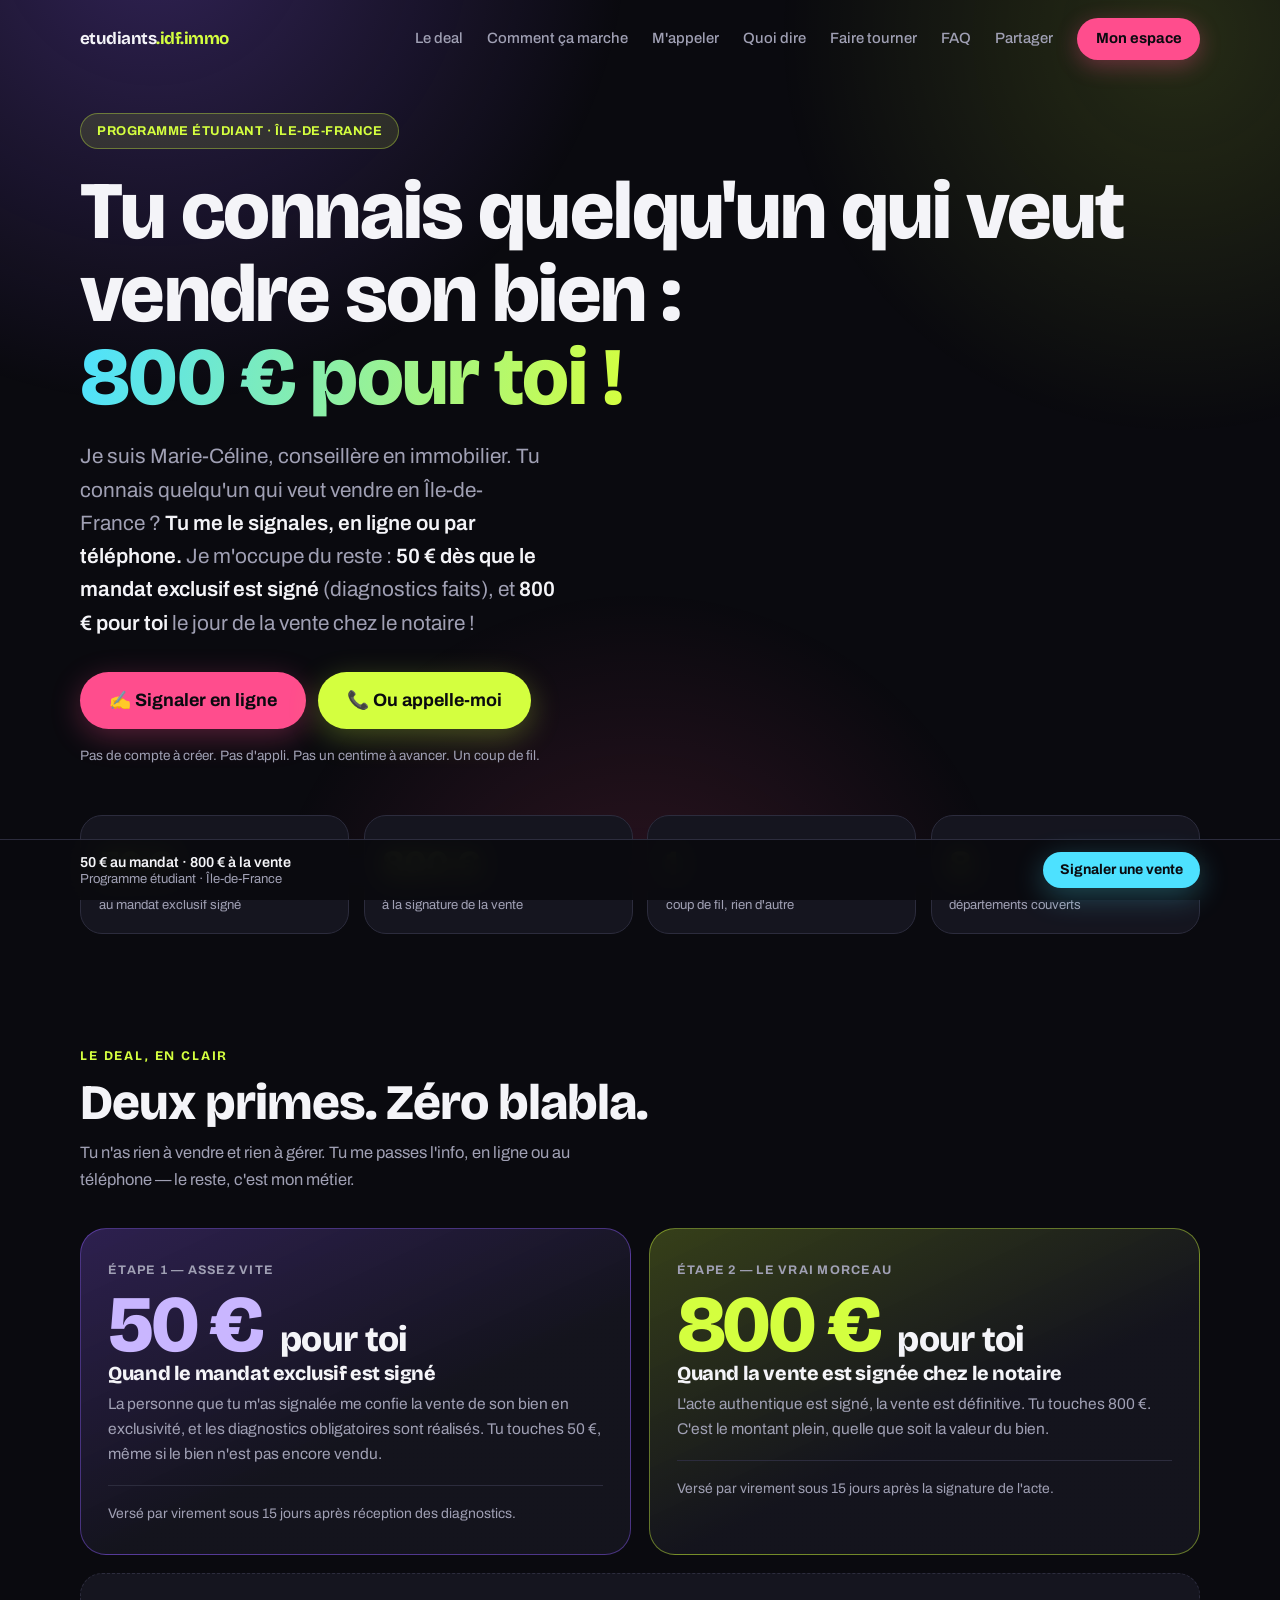
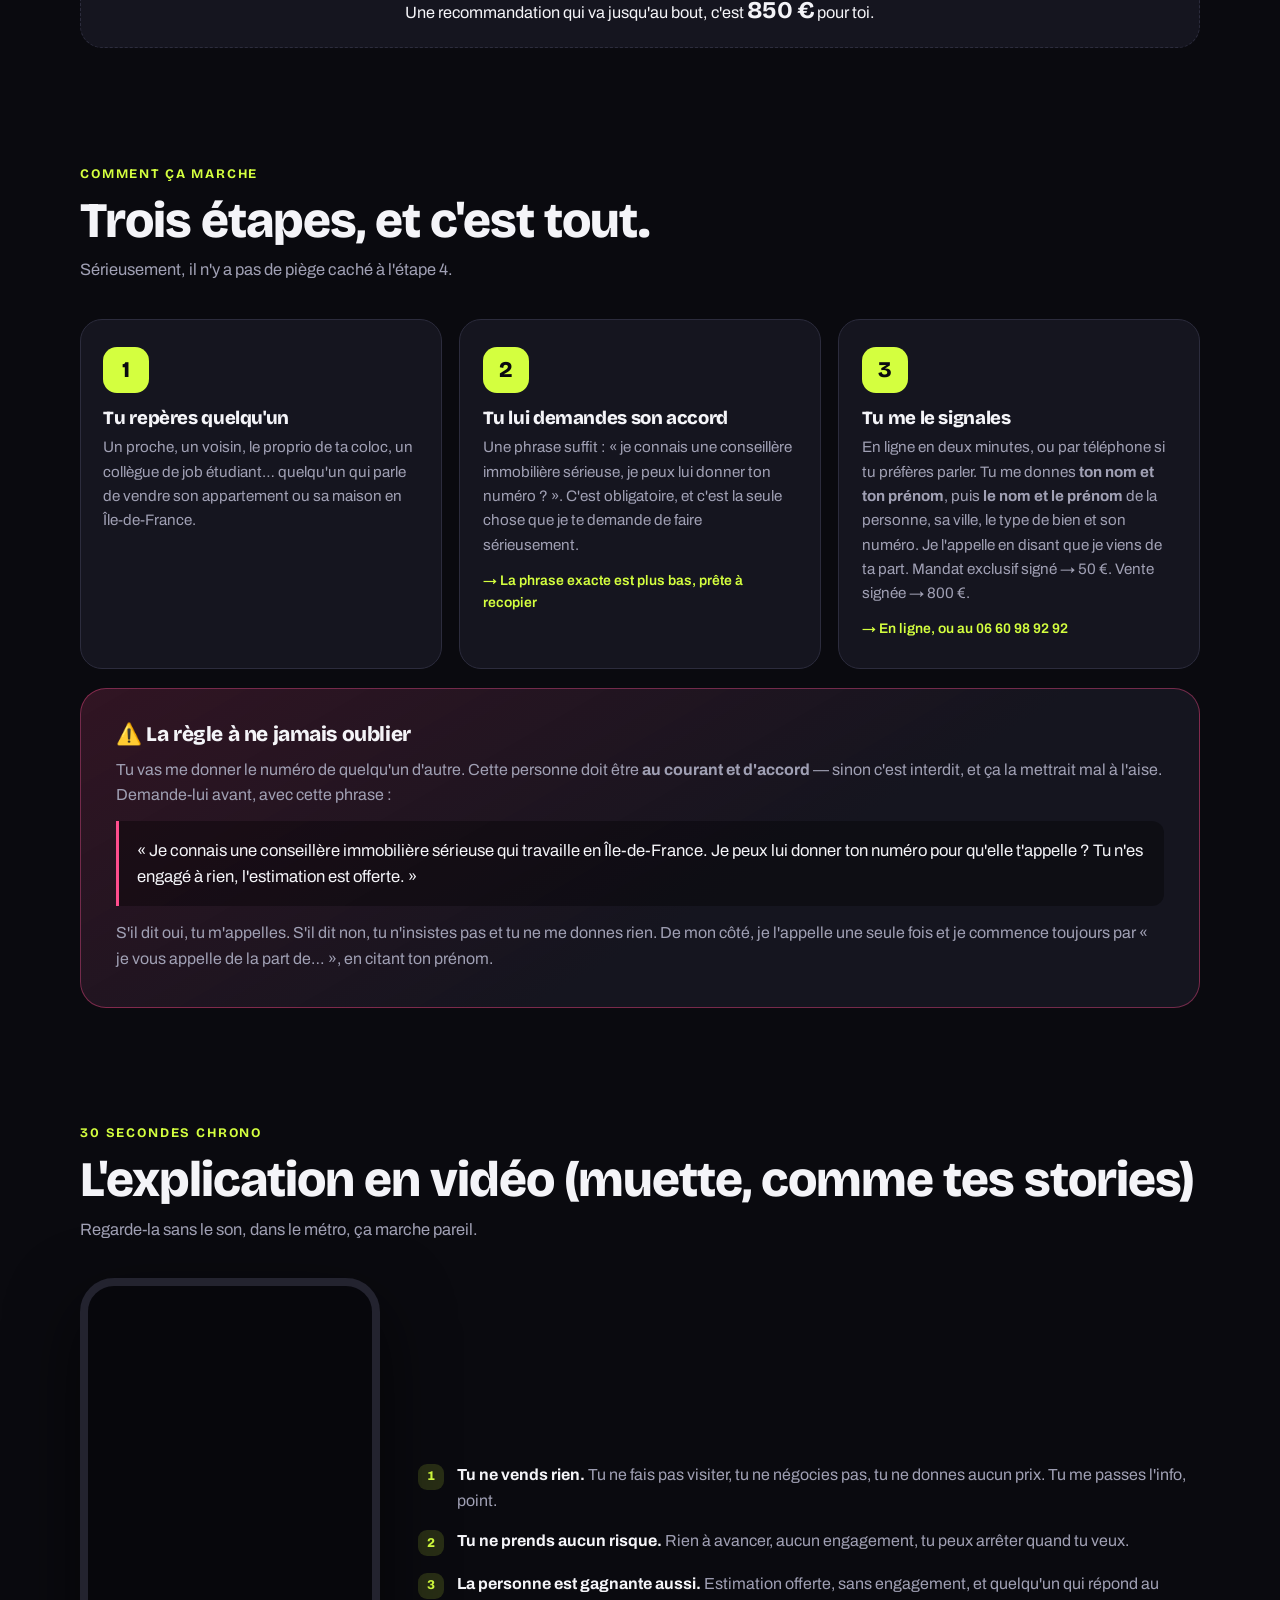
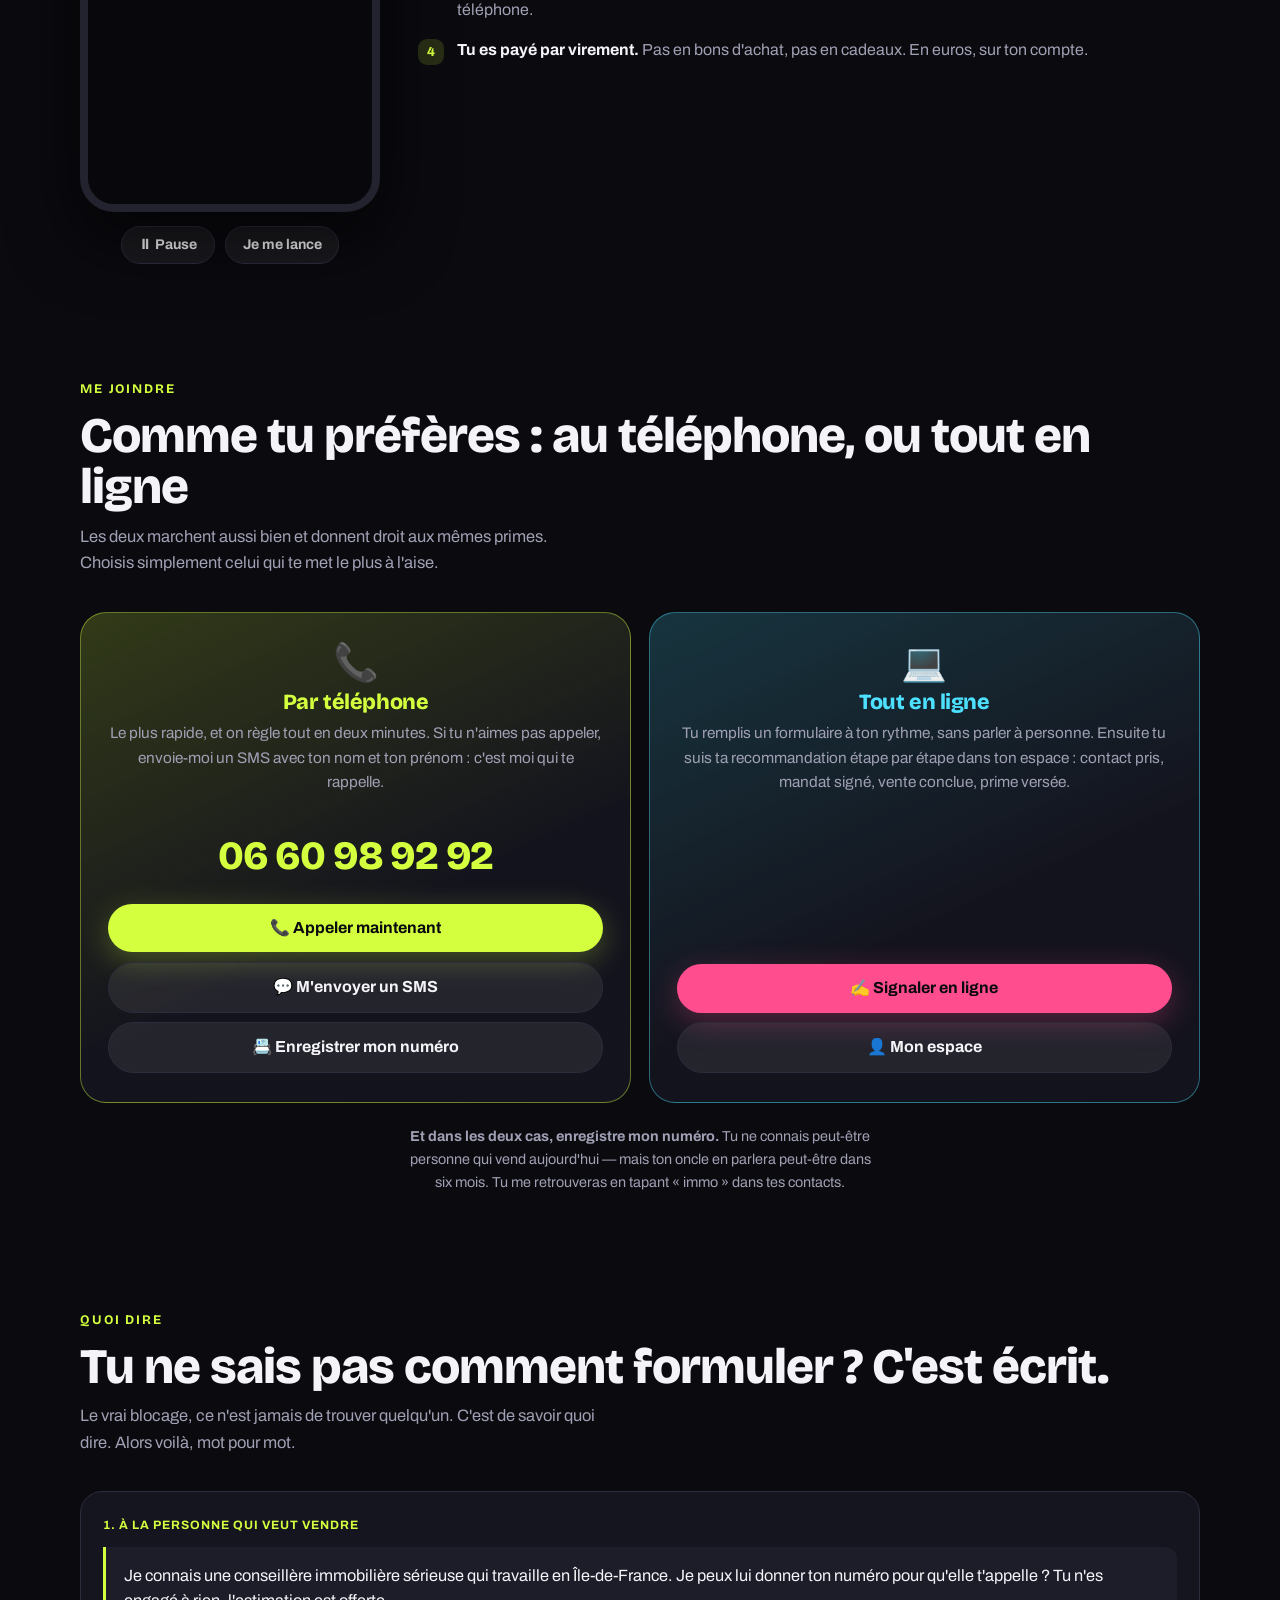
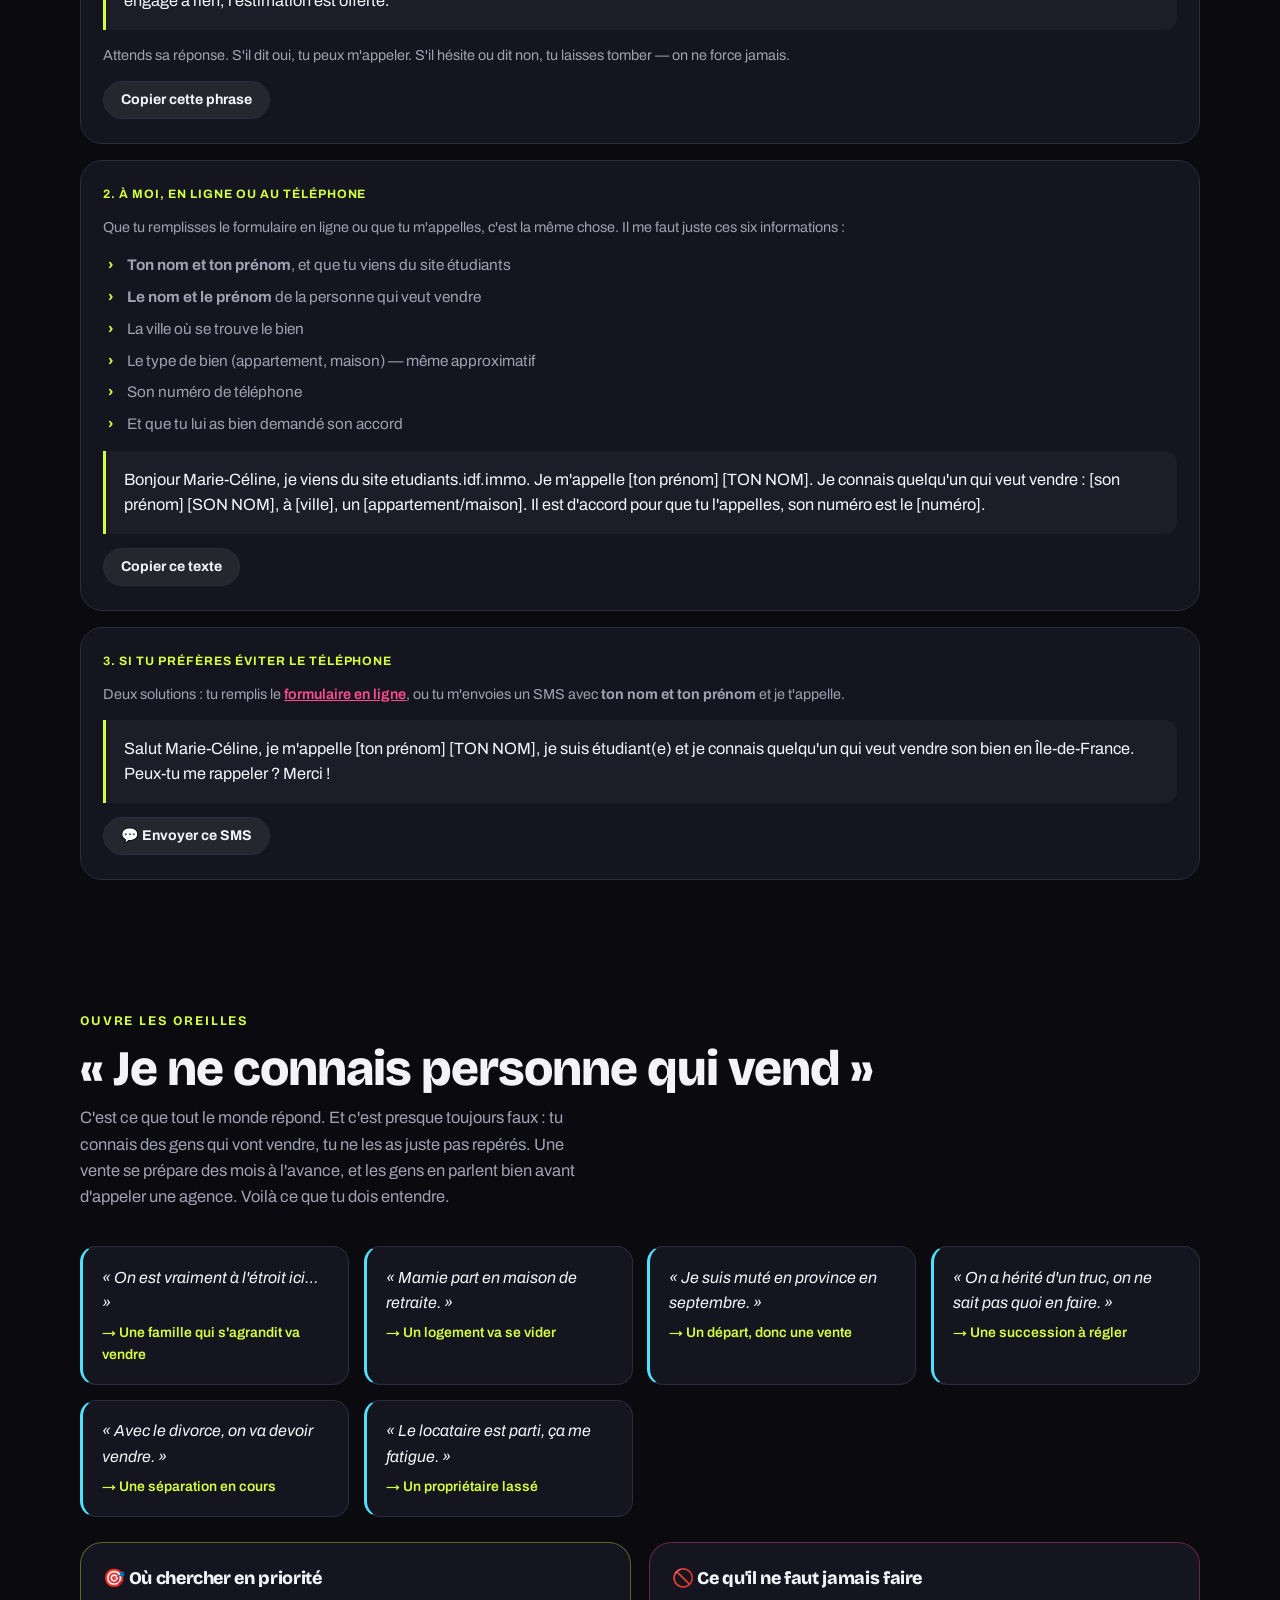
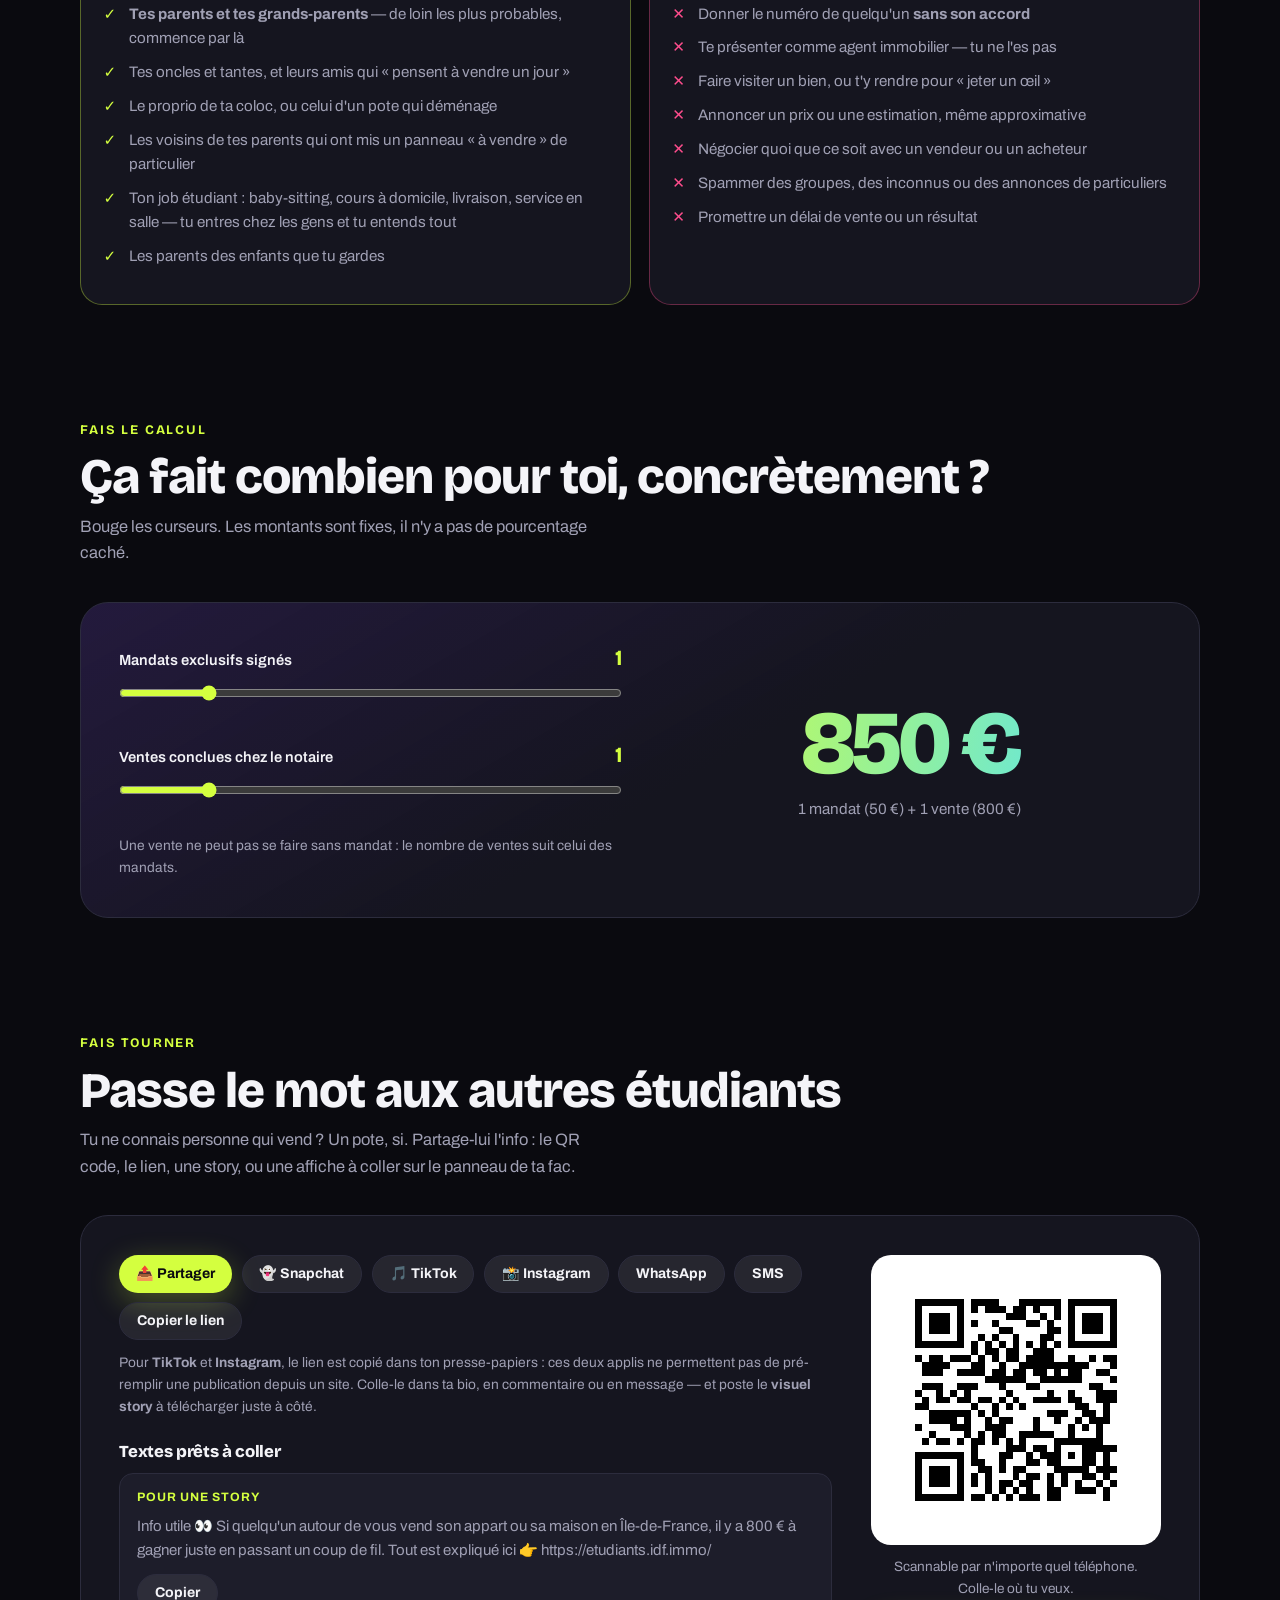
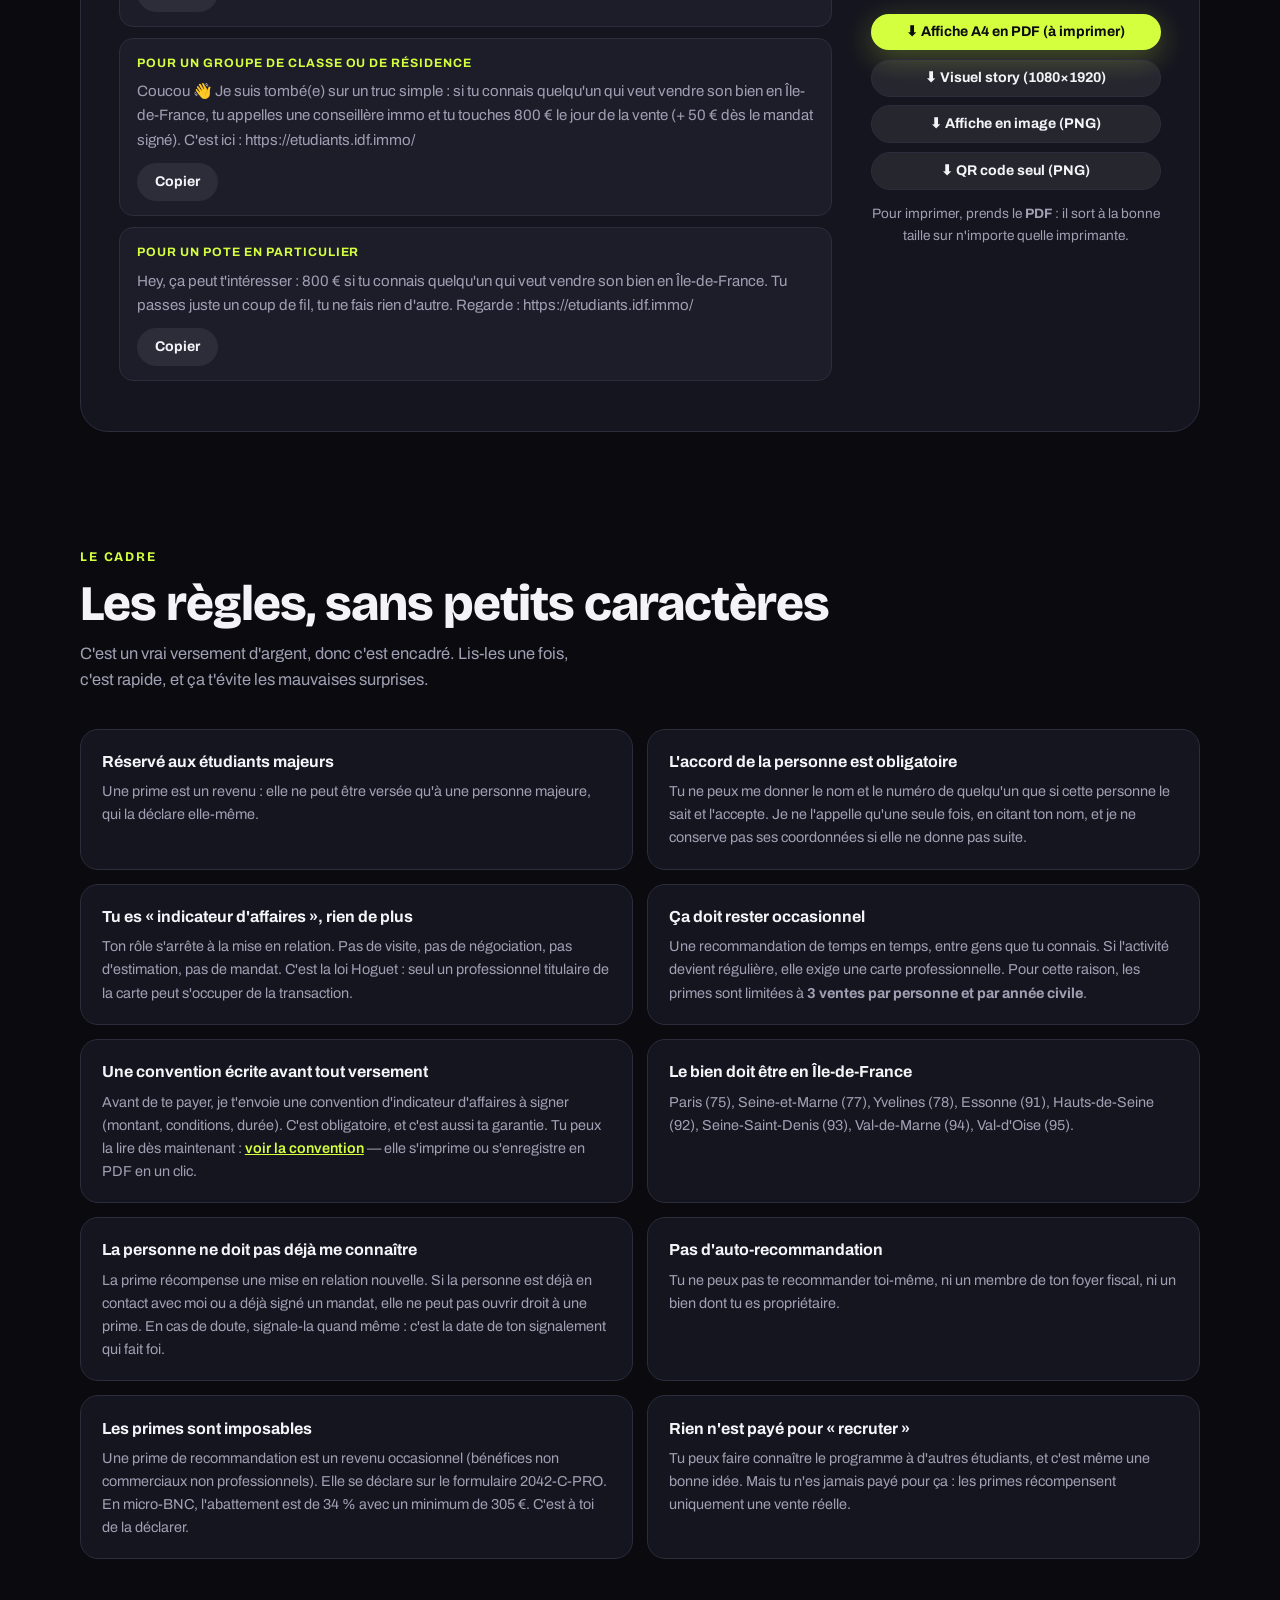
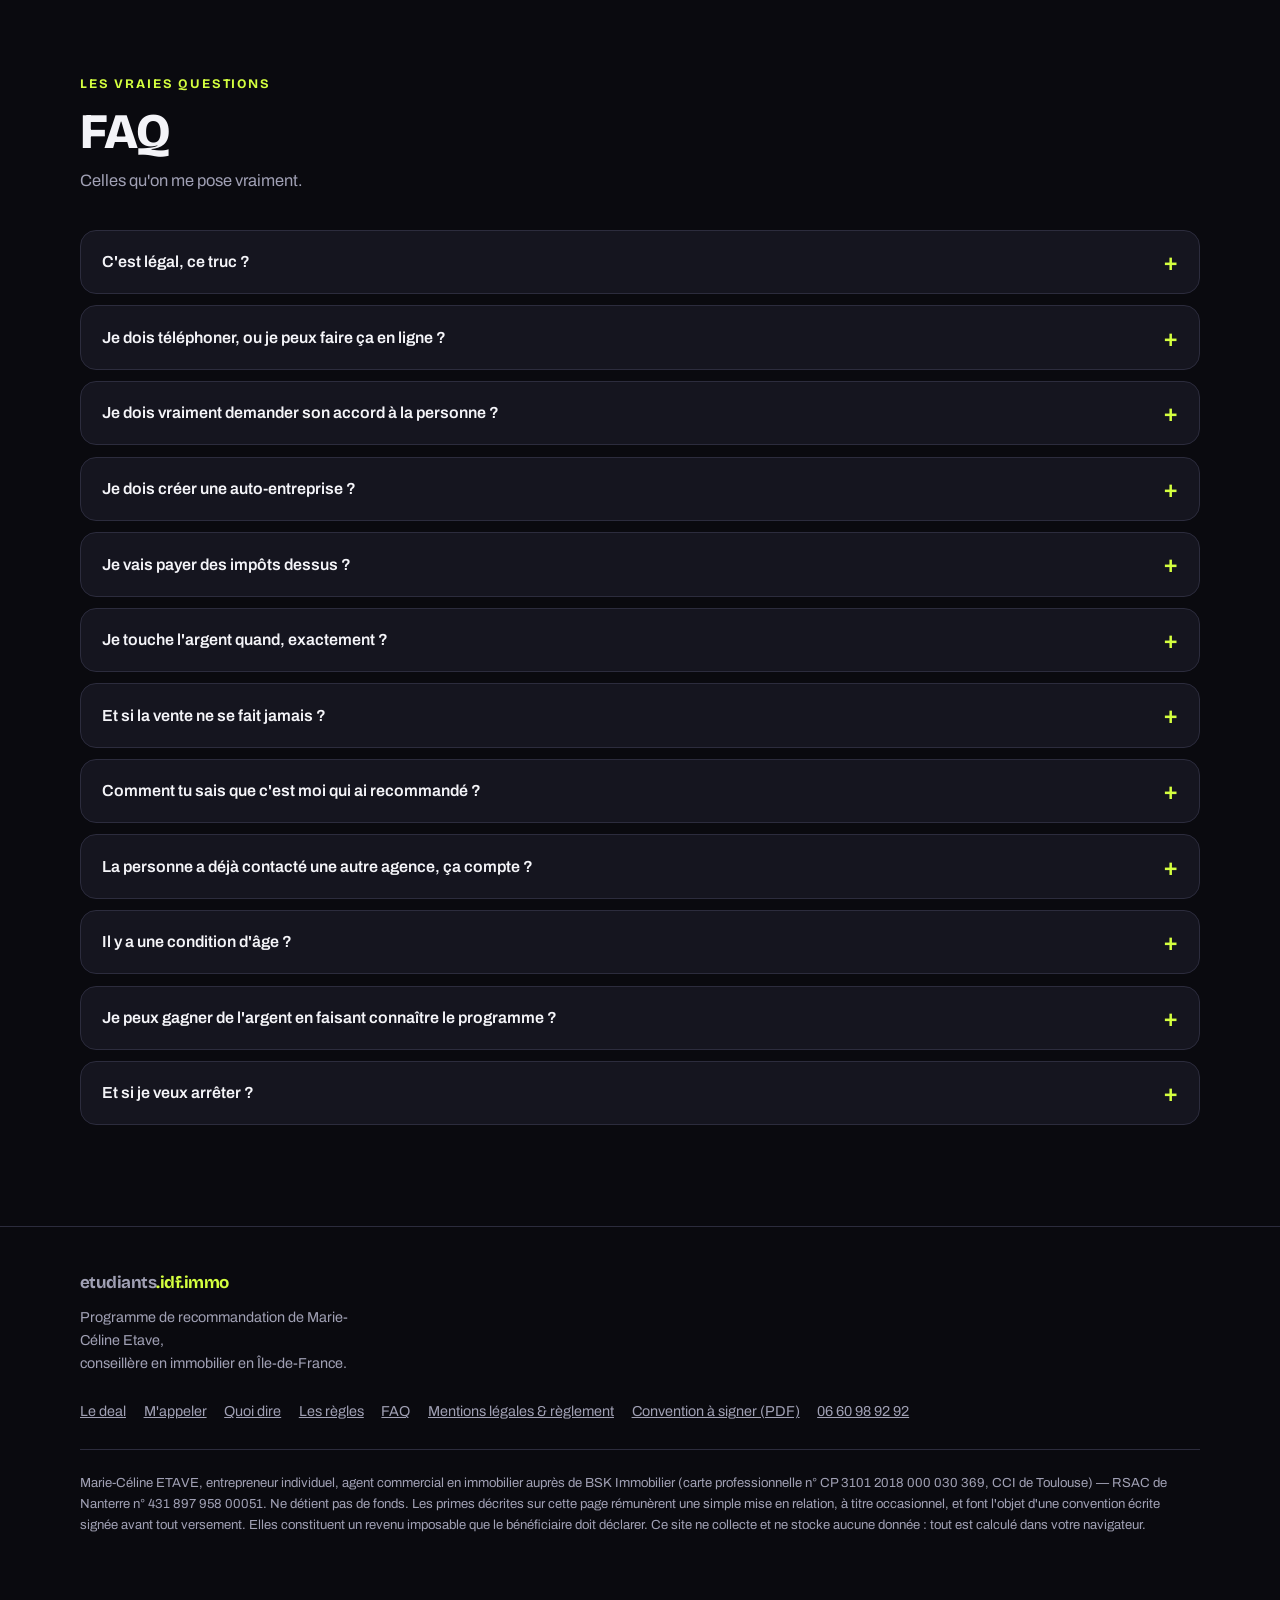
<file: index.html>
<!DOCTYPE html>
<html lang="fr">
<head>
<meta charset="UTF-8">
<meta name="viewport" content="width=device-width, initial-scale=1.0">
<title>Tu connais quelqu'un qui veut vendre son bien : 800 € pour toi — etudiants.idf.immo</title>
<meta name="description" content="Tu es étudiant en Île-de-France et tu connais quelqu'un qui veut vendre son bien ? Tu me le signales en ligne ou par téléphone, je m'occupe du reste : 50 € dès le mandat exclusif signé, et 800 € pour toi le jour de la vente chez le notaire.">
<meta name="theme-color" content="#0A0A0F">
<meta property="og:title" content="Tu connais quelqu'un qui veut vendre son bien : 800 € pour toi !">
<meta property="og:description" content="Un coup de fil, et c'est tout. 50 € dès le mandat exclusif signé, et 800 € pour toi le jour de la vente. Un programme pour les étudiants d'Île-de-France.">
<meta property="og:type" content="website">
<meta property="og:url" content="https://etudiants.idf.immo/">
<meta property="og:locale" content="fr_FR">
<meta property="og:site_name" content="etudiants.idf.immo">
<meta name="twitter:card" content="summary_large_image">
<meta name="twitter:title" content="Tu connais quelqu'un qui veut vendre son bien : 800 € pour toi !">
<meta name="twitter:description" content="Un coup de fil, et c'est tout. 50 € au mandat exclusif, et 800 € pour toi à la vente. Un programme pour les étudiants d'Île-de-France.">
<link rel="canonical" href="https://etudiants.idf.immo/">
<link rel="icon" href="data:image/svg+xml,%3Csvg xmlns='http://www.w3.org/2000/svg' viewBox='0 0 32 32'%3E%3Crect width='32' height='32' rx='8' fill='%230A0A0F'/%3E%3Cpath d='M16 7 4 12l12 5 12-5z' fill='%23D4FF3F'/%3E%3Cpath d='M9 15v6c0 2 3.5 3.5 7 3.5s7-1.5 7-3.5v-6' fill='none' stroke='%238B5CF6' stroke-width='2.2' stroke-linecap='round'/%3E%3C/svg%3E">
<link rel="preconnect" href="https://fonts.googleapis.com">
<link rel="preconnect" href="https://fonts.gstatic.com" crossorigin>
<link href="https://fonts.googleapis.com/css2?family=Bricolage+Grotesque:opsz,wght@12..96,500;12..96,700;12..96,800&family=Archivo:wght@400;500;600;700&display=swap" rel="stylesheet">
<script type="application/ld+json">
{
  "@context": "https://schema.org",
  "@type": "WebPage",
  "name": "etudiants.idf.immo — programme de recommandation étudiant",
  "url": "https://etudiants.idf.immo/",
  "inLanguage": "fr-FR",
  "description": "Programme de recommandation réservé aux étudiants majeurs d'Île-de-France : 50 € à la signature d'un mandat exclusif avec diagnostics réalisés, 800 € à la signature de l'acte de vente.",
  "publisher": {
    "@type": "Person",
    "name": "Marie-Céline Etave",
    "jobTitle": "Conseillère en immobilier — agent commercial",
    "telephone": "+33660989292",
    "email": "contact@idf.immo",
    "areaServed": {"@type": "AdministrativeArea", "name": "Île-de-France"}
  }
}
</script>
<style>
/* ============================ Base ============================ */
:root{
  --nuit:#0A0A0F;
  --carte:#15151F;
  --carte2:#1D1D2A;
  --ligne:#2C2C3D;
  --blanc:#F4F4F8;
  --gris:#A0A0B4;
  --lime:#D4FF3F;
  --violet:#8B5CF6;
  --rose:#FF4D8D;
  --cyan:#4DE1FF;
  --r:22px;
}
*{margin:0;padding:0;box-sizing:border-box}
html{scroll-behavior:smooth;-webkit-text-size-adjust:100%}
body{
  font-family:"Archivo",system-ui,-apple-system,sans-serif;
  background:var(--nuit);color:var(--blanc);
  line-height:1.6;overflow-x:hidden;padding-bottom:76px;
}
h1,h2,h3,.display{font-family:"Bricolage Grotesque","Archivo",sans-serif;line-height:1.02;letter-spacing:-.02em;font-weight:800}
a{color:inherit}
img,svg{max-width:100%}
.wrap{width:min(1120px,100% - 2.4rem);margin-inline:auto}
.sr{position:absolute;width:1px;height:1px;padding:0;margin:-1px;overflow:hidden;clip:rect(0 0 0 0);white-space:nowrap;border:0}
:focus-visible{outline:3px solid var(--lime);outline-offset:3px;border-radius:6px}
@media (prefers-reduced-motion: reduce){
  html{scroll-behavior:auto}
  *,*::before,*::after{animation:none!important;transition:none!important}
}
.glow{position:fixed;inset:0;pointer-events:none;z-index:0;
  background:
    radial-gradient(60vw 60vw at 12% -8%, rgba(139,92,246,.30), transparent 62%),
    radial-gradient(52vw 52vw at 92% 4%, rgba(212,255,63,.14), transparent 60%),
    radial-gradient(48vw 48vw at 50% 108%, rgba(255,77,141,.16), transparent 62%);
}
main,header,footer{position:relative;z-index:1}

/* ============================ Nav ============================ */
.nav{display:flex;align-items:center;justify-content:space-between;gap:1rem;padding:1.1rem 0}
/* Pas de gap ici : « etudiants » et « .idf.immo » sont deux éléments flex,
   un gap creuserait un blanc au milieu du nom du site. */
.marque{display:inline-flex;align-items:baseline;font-family:"Bricolage Grotesque",sans-serif;font-weight:700;letter-spacing:-.03em;font-size:1.06rem;text-decoration:none}
.marque .pt{color:var(--lime)}
.nav-liens{display:flex;gap:1.5rem;font-size:.93rem;font-weight:500}
.nav-liens a{color:var(--gris);text-decoration:none}
.nav-liens a:hover{color:var(--blanc)}
@media(max-width:900px){.nav-liens{display:none}}

/* ============================ Boutons ============================ */
.btn{
  display:inline-flex;align-items:center;justify-content:center;gap:.5rem;
  padding:.95rem 1.5rem;border-radius:100px;border:0;cursor:pointer;
  font-family:"Archivo",sans-serif;font-weight:700;font-size:1rem;
  text-decoration:none;transition:transform .16s ease,box-shadow .16s ease,background .16s;
  line-height:1.15;text-align:center;
}
.btn:hover{transform:translateY(-2px)}
.btn-p{background:var(--lime);color:#0A0A0F;box-shadow:0 8px 30px rgba(212,255,63,.28)}
.btn-p:hover{box-shadow:0 12px 38px rgba(212,255,63,.42)}
.btn-s{background:rgba(255,255,255,.07);color:var(--blanc);border:1.5px solid var(--ligne)}
.btn-s:hover{background:rgba(255,255,255,.13)}
.btn-sm{padding:.62rem 1.05rem;font-size:.88rem}
.btn-xl{padding:1.15rem 1.8rem;font-size:1.12rem}

/* ============================ Héros ============================ */
.hero{padding:2.2rem 0 3.4rem}
.pastille{
  display:inline-flex;align-items:center;gap:.55rem;
  background:rgba(212,255,63,.12);border:1px solid rgba(212,255,63,.35);
  color:var(--lime);padding:.42rem 1rem;border-radius:100px;
  font-size:.8rem;font-weight:700;letter-spacing:.04em;text-transform:uppercase;
}
.hero h1{font-size:clamp(2.5rem,8.2vw,5.1rem);margin:1.3rem 0 0}
/* Dégradé inversé (bleu → vert) : l'accroche commence par « 800 € », et ces
   chiffres doivent rester dans le turquoise qu'ils avaient à l'origine. */
.surli{background:linear-gradient(100deg,var(--cyan),var(--lime));
  -webkit-background-clip:text;background-clip:text;color:transparent}
.chapo{font-size:clamp(1.05rem,2.4vw,1.3rem);color:var(--gris);max-width:40ch;margin:1.3rem 0 0}
.chapo b{color:var(--blanc);font-weight:600}
.hero-cta{display:flex;flex-wrap:wrap;gap:.8rem;margin-top:2rem}
.mini{font-size:.85rem;color:var(--gris);margin-top:1rem}
.stats{display:grid;grid-template-columns:repeat(4,1fr);gap:.9rem;margin-top:3rem}
.stat{background:var(--carte);border:1px solid var(--ligne);border-radius:var(--r);padding:1.25rem 1.1rem}
.stat .n{font-family:"Bricolage Grotesque",sans-serif;font-weight:800;font-size:clamp(1.5rem,4.4vw,2.2rem);color:var(--lime);letter-spacing:-.03em}
.stat .l{font-size:.82rem;color:var(--gris);margin-top:.2rem;line-height:1.35}
@media(max-width:700px){.stats{grid-template-columns:repeat(2,1fr)}}

/* ============================ Sections ============================ */
section{padding:3.6rem 0}
.titre{font-size:clamp(1.9rem,5.2vw,3.1rem);margin-bottom:.7rem}
.sous{color:var(--gris);max-width:58ch;margin-bottom:2.2rem;font-size:1.03rem}
.oeil{color:var(--lime);font-family:"Bricolage Grotesque",sans-serif;font-weight:700;font-size:.82rem;letter-spacing:.14em;text-transform:uppercase;display:block;margin-bottom:.7rem}

/* ============================ Le deal ============================ */
.deal{display:grid;grid-template-columns:1fr 1fr;gap:1.1rem}
@media(max-width:820px){.deal{grid-template-columns:1fr}}
.dcarte{position:relative;overflow:hidden;border-radius:26px;padding:2rem 1.7rem 1.8rem;border:1px solid var(--ligne);background:var(--carte)}
.dcarte.a{background:linear-gradient(155deg,rgba(139,92,246,.28),rgba(21,21,31,.9) 58%);border-color:rgba(139,92,246,.45)}
.dcarte.b{background:linear-gradient(155deg,rgba(212,255,63,.22),rgba(21,21,31,.9) 58%);border-color:rgba(212,255,63,.42)}
.dcarte .quand{font-size:.78rem;font-weight:700;letter-spacing:.1em;text-transform:uppercase;color:var(--gris)}
.dcarte .somme{font-family:"Bricolage Grotesque",sans-serif;font-weight:800;font-size:clamp(3.2rem,10.2vw,5rem);letter-spacing:-.045em;margin:.35rem 0 .1rem;line-height:.95}
.dcarte.a .somme{color:#C9B6FF}
.dcarte.b .somme{color:var(--lime)}
/* « pour toi » doit se lire d'un bloc avec le montant, sans jamais
   déborder de la carte : d'où le retour à la ligne autorisé. */
.dcarte .somme .pour-toi{
  font-size:.44em;color:var(--blanc);letter-spacing:-.02em;
  display:inline-block;margin-left:.14em;white-space:nowrap;
}
.dcarte h3{font-size:1.24rem;margin-bottom:.5rem}
.dcarte p{color:var(--gris);font-size:.97rem}
.dcarte .cond{margin-top:1.1rem;padding-top:1.1rem;border-top:1px solid var(--ligne);font-size:.87rem;color:var(--gris)}
.total{margin-top:1.1rem;text-align:center;background:var(--carte);border:1px dashed var(--ligne);border-radius:var(--r);padding:1.1rem;font-size:1.02rem}
.total b{font-family:"Bricolage Grotesque",sans-serif;font-size:1.5rem;color:var(--blanc);letter-spacing:-.02em}

/* ============================ Étapes ============================ */
.etapes{display:grid;grid-template-columns:repeat(3,1fr);gap:1.1rem;counter-reset:e}
@media(max-width:820px){.etapes{grid-template-columns:1fr}}
.etape{background:var(--carte);border:1px solid var(--ligne);border-radius:var(--r);padding:1.7rem 1.4rem;counter-increment:e}
.etape::before{
  content:counter(e);display:flex;align-items:center;justify-content:center;
  width:46px;height:46px;border-radius:14px;background:var(--lime);color:#0A0A0F;
  font-family:"Bricolage Grotesque",sans-serif;font-weight:800;font-size:1.4rem;margin-bottom:1rem;
}
.etape h3{font-size:1.16rem;margin-bottom:.45rem}
.etape p{color:var(--gris);font-size:.95rem}
.etape .rappel{margin-top:.8rem;font-size:.87rem;color:var(--lime);font-weight:600}

/* ============================ Contact ============================ */
.contact-bloc{background:linear-gradient(150deg,rgba(212,255,63,.16),var(--carte) 58%);border:1px solid rgba(212,255,63,.34);border-radius:28px;padding:clamp(1.5rem,4vw,2.6rem);text-align:center}
.num{font-family:"Bricolage Grotesque",sans-serif;font-weight:800;font-size:clamp(2.1rem,7.4vw,3.4rem);letter-spacing:-.03em;color:var(--lime);display:inline-block;text-decoration:none;margin:.6rem 0 .3rem}
.contact-btns{display:flex;flex-wrap:wrap;gap:.8rem;justify-content:center;margin-top:1.6rem}
.contact-note{color:var(--gris);font-size:.9rem;margin-top:1.2rem}

/* ============================ Scripts à copier ============================ */
.script{background:var(--carte);border:1px solid var(--ligne);border-radius:var(--r);padding:1.5rem 1.4rem;margin-bottom:1rem}
.script .quoi{font-size:.76rem;letter-spacing:.08em;text-transform:uppercase;color:var(--lime);font-weight:700;margin-bottom:.7rem}
.script .phrase{background:var(--carte2);border-left:3px solid var(--lime);border-radius:0 12px 12px 0;padding:1rem 1.1rem;font-size:1.02rem;line-height:1.55;margin-bottom:.9rem;white-space:pre-line}
.script p.expl{color:var(--gris);font-size:.9rem;margin-bottom:.9rem}
.script ul{list-style:none;margin-bottom:.9rem}
.script li{padding-left:1.5rem;position:relative;color:var(--gris);font-size:.96rem;margin-bottom:.45rem}
.script li::before{content:"›";position:absolute;left:.3rem;color:var(--lime);font-weight:800}

/* ============================ Alerte accord ============================ */
.accord{background:linear-gradient(150deg,rgba(255,77,141,.16),var(--carte) 60%);border:1px solid rgba(255,77,141,.4);border-radius:26px;padding:clamp(1.4rem,3.6vw,2.2rem);margin-top:1.2rem}
.accord h3{font-size:1.3rem;margin-bottom:.7rem;display:flex;gap:.6rem;align-items:center}
.accord p{color:var(--gris);margin-bottom:.8rem}
.accord .phrase{background:rgba(0,0,0,.35);border-left:3px solid var(--rose);border-radius:0 12px 12px 0;padding:1rem 1.1rem;font-size:1.04rem;color:var(--blanc);margin-bottom:.9rem}

/* ============================ Explainer ============================ */
.explain{display:grid;grid-template-columns:minmax(0,300px) 1fr;gap:2.4rem;align-items:center}
@media(max-width:820px){.explain{grid-template-columns:1fr;gap:1.6rem}.phone{margin-inline:auto}}
.phone{width:100%;max-width:300px;aspect-ratio:9/16;border-radius:34px;border:8px solid #23232F;background:#07070C;position:relative;overflow:hidden;box-shadow:0 26px 70px rgba(0,0,0,.6)}
.scene{position:absolute;inset:0;display:flex;flex-direction:column;align-items:center;justify-content:center;gap:1rem;padding:1.6rem 1.2rem;text-align:center;opacity:0}
.playing .scene{animation:sc 18s infinite}
.scene:nth-child(2){animation-delay:0s}
.scene:nth-child(3){animation-delay:4.5s}
.scene:nth-child(4){animation-delay:9s}
.scene:nth-child(5){animation-delay:13.5s}
@keyframes sc{
  0%{opacity:0;transform:translateY(14px) scale(.97)}
  3%,22%{opacity:1;transform:none}
  25%,100%{opacity:0;transform:translateY(-10px) scale(.99)}
}
.scene .pic{font-size:3.6rem;line-height:1}
.scene .big{font-family:"Bricolage Grotesque",sans-serif;font-weight:800;font-size:2.5rem;letter-spacing:-.04em;line-height:1.05}
.scene .sub{font-weight:700;font-size:1rem;line-height:1.3;background:rgba(0,0,0,.6);padding:.5rem .8rem;border-radius:12px;border-bottom:3px solid var(--lime)}
.scene.v1 .big{color:var(--cyan)}
.scene.v2 .big{color:#FFA8C8}
.scene.v3 .big{color:#C9B6FF}
.scene.v4 .big{color:var(--lime);font-size:2.2rem}
/* « pour toi ! » en blanc pour ressortir sous les deux montants */
.scene .pt-video{color:var(--blanc);display:inline-block;margin-top:.15em}
.phone .barre{position:absolute;top:0;left:0;height:3px;background:var(--lime);width:0;z-index:3}
.playing .barre{animation:bar 18s linear infinite}
@keyframes bar{from{width:0}to{width:100%}}
.ctrl{display:flex;gap:.6rem;margin-top:.9rem;justify-content:center}
.explain-txt li{list-style:none;display:flex;gap:.8rem;align-items:flex-start;margin-bottom:.95rem;color:var(--gris);font-size:1rem}
.explain-txt li b{color:var(--blanc)}
.explain-txt .puce{flex:0 0 auto;width:26px;height:26px;border-radius:9px;background:rgba(212,255,63,.15);color:var(--lime);display:grid;place-items:center;font-weight:800;font-size:.8rem;margin-top:.1rem}

/* ============================ Radar ============================ */
.radar{display:grid;grid-template-columns:repeat(auto-fit,minmax(240px,1fr));gap:.9rem}
.oreille{background:var(--carte);border:1px solid var(--ligne);border-left:3px solid var(--cyan);border-radius:16px;padding:1.1rem 1.2rem}
.oreille .dit{font-size:1rem;color:var(--blanc);font-style:italic;margin-bottom:.4rem}
.oreille .veut{font-size:.87rem;color:var(--lime);font-weight:600}

/* ============================ Simulateur ============================ */
.simu{background:linear-gradient(150deg,rgba(139,92,246,.2),var(--carte) 55%);border:1px solid var(--ligne);border-radius:28px;padding:clamp(1.4rem,3.6vw,2.4rem)}
.simu-grid{display:grid;grid-template-columns:1fr 1fr;gap:2.2rem;align-items:center}
@media(max-width:820px){.simu-grid{grid-template-columns:1fr}}
input[type=range]{width:100%;accent-color:var(--lime);height:26px}
.rang{margin-bottom:1.5rem}
.rang .haut{display:flex;justify-content:space-between;align-items:baseline;margin-bottom:.3rem}
.rang .haut b{font-family:"Bricolage Grotesque",sans-serif;font-size:1.35rem;color:var(--lime)}
label{display:block;font-weight:600;font-size:.92rem;margin-bottom:.4rem}
.gain{text-align:center}
.gain .n{font-family:"Bricolage Grotesque",sans-serif;font-weight:800;font-size:clamp(3.2rem,12vw,5.6rem);letter-spacing:-.05em;line-height:1;
  background:linear-gradient(100deg,var(--lime),var(--cyan));-webkit-background-clip:text;background-clip:text;color:transparent}
.gain .l{color:var(--gris);margin-top:.5rem;font-size:.95rem}

/* ============================ Partage ============================ */
.partage-bloc{background:var(--carte);border:1px solid var(--ligne);border-radius:28px;padding:clamp(1.4rem,3.6vw,2.4rem)}
.partage-grid{display:grid;grid-template-columns:1fr minmax(0,290px);gap:2.4rem;align-items:start}
@media(max-width:880px){.partage-grid{grid-template-columns:1fr}}
.qr-zone{background:#fff;border-radius:20px;padding:1rem;display:grid;place-items:center}
.qr-zone svg{display:block;width:100%;height:auto}
.qr-legende{text-align:center;font-size:.85rem;color:var(--gris);margin-top:.7rem}
.telech{display:flex;flex-direction:column;gap:.55rem;margin-top:.9rem}
.partages{display:flex;flex-wrap:wrap;gap:.6rem;margin-bottom:1.6rem}
.txt-item{background:var(--carte2);border:1px solid var(--ligne);border-radius:14px;padding:.9rem 1.05rem;margin-bottom:.7rem}
.txt-item .quoi{font-size:.76rem;letter-spacing:.08em;text-transform:uppercase;color:var(--lime);font-weight:700;margin-bottom:.4rem}
.txt-item p{font-size:.94rem;color:var(--gris);margin-bottom:.7rem;white-space:pre-line}

/* ============================ Listes ============================ */
.duo{display:grid;grid-template-columns:1fr 1fr;gap:1.1rem}
@media(max-width:820px){.duo{grid-template-columns:1fr}}
.bloc{background:var(--carte);border:1px solid var(--ligne);border-radius:var(--r);padding:1.6rem 1.4rem}
.bloc.ok{border-color:rgba(212,255,63,.35)}
.bloc.non{border-color:rgba(255,77,141,.35)}
.bloc h3{font-size:1.12rem;margin-bottom:.9rem;display:flex;align-items:center;gap:.5rem}
.bloc ul{list-style:none}
.bloc li{padding-left:1.6rem;position:relative;margin-bottom:.6rem;color:var(--gris);font-size:.95rem}
.bloc.ok li::before{content:"✓";position:absolute;left:0;color:var(--lime);font-weight:800}
.bloc.non li::before{content:"✕";position:absolute;left:0;color:var(--rose);font-weight:800}

/* ============================ Règles & FAQ ============================ */
.regles{display:grid;grid-template-columns:repeat(2,1fr);gap:.9rem}
@media(max-width:820px){.regles{grid-template-columns:1fr}}
.regle{background:var(--carte);border:1px solid var(--ligne);border-radius:18px;padding:1.2rem 1.3rem}
.regle h4{font-size:1rem;margin-bottom:.35rem;font-weight:700}
.regle p{font-size:.9rem;color:var(--gris)}
details{background:var(--carte);border:1px solid var(--ligne);border-radius:16px;margin-bottom:.7rem;overflow:hidden}
summary{padding:1.15rem 1.3rem;cursor:pointer;font-weight:600;list-style:none;display:flex;justify-content:space-between;gap:1rem;align-items:center}
summary::-webkit-details-marker{display:none}
summary::after{content:"+";color:var(--lime);font-size:1.5rem;font-weight:700;line-height:1;flex:0 0 auto}
details[open] summary::after{content:"−"}
details .rep{padding:0 1.3rem 1.25rem;color:var(--gris);font-size:.96rem}
details .rep a{color:var(--lime)}

/* ============================ Barre fixe & pied ============================ */
.barre-fixe{position:fixed;left:0;right:0;bottom:0;z-index:40;background:rgba(10,10,15,.93);backdrop-filter:blur(14px);border-top:1px solid var(--ligne);padding:.75rem 0}
.barre-fixe .in{display:flex;align-items:center;justify-content:space-between;gap:1rem}
.barre-fixe .txt{font-size:.9rem;font-weight:600;line-height:1.25}
.barre-fixe .txt span{display:block;color:var(--gris);font-weight:400;font-size:.82rem}
@media(max-width:560px){.barre-fixe .txt{display:none}.barre-fixe .btn{width:100%}}
footer{border-top:1px solid var(--ligne);padding:2.6rem 0;margin-top:2rem;color:var(--gris);font-size:.9rem}
.pied-grid{display:flex;flex-wrap:wrap;gap:1.6rem;justify-content:space-between}
footer a{color:var(--gris)}
footer a:hover{color:var(--blanc)}
.pied-liens{display:flex;flex-wrap:wrap;gap:1.1rem}
.avert{margin-top:1.6rem;padding-top:1.4rem;border-top:1px solid var(--ligne);font-size:.82rem;line-height:1.6}
.toast{position:fixed;left:50%;bottom:92px;transform:translateX(-50%) translateY(20px);background:var(--lime);color:#0A0A0F;font-weight:700;padding:.75rem 1.3rem;border-radius:100px;opacity:0;pointer-events:none;transition:opacity .2s,transform .2s;z-index:60;font-size:.92rem;box-shadow:0 10px 34px rgba(0,0,0,.5)}
.toast.on{opacity:1;transform:translateX(-50%) translateY(0)}

/* ============================ Impression ============================
   « Imprimer » ou « Enregistrer en PDF » doit donner un document lisible
   en noir sur blanc : pas de fond sombre qui vide les cartouches, pas de
   boutons inutiles, et les adresses des liens écrites en toutes lettres. */
@media print{
  @page{size:A4;margin:14mm}
  html,body{background:#fff!important;color:#000!important}
  body{padding-bottom:0;font-size:11pt;line-height:1.45}
  /* Filet de sécurité : sur fond blanc, aucun texte ne doit rester clair.
     Les règles plus spécifiques ci-dessous reprennent la main pour les titres. */
  *{color:#1a1a1a!important;-webkit-text-fill-color:#1a1a1a!important;
    background-image:none!important;text-shadow:none!important;box-shadow:none!important}
  .glow,.barre-fixe,.toast,.nav-liens,.ctrl,.phone,.partages,.telech,
  .hero-cta,.contact-btns,.qr-legende,#b-share,button{display:none!important}
  a{color:#000!important;text-decoration:none}
  main,header,footer,section{position:static}
  section{padding:.5rem 0;page-break-inside:avoid}
  .wrap{width:100%}
  h1,h2,h3,h4,.marque,.num{color:#000!important}
  .surli,.gain .n,.stat .n,.dcarte .somme,.dcarte .somme .pour-toi,.oeil,.marque .pt,
  .script .quoi,.txt-item .quoi,.oreille .veut{
    -webkit-text-fill-color:#000!important;color:#000!important;background:none!important}
  .stat,.dcarte,.etape,.bloc,.regle,.script,.txt-item,.oreille,.total,
  .accord,.contact-bloc,.simu,.partage-bloc,details{
    background:#fff!important;border:1px solid #bbb!important;
    box-shadow:none!important;page-break-inside:avoid}
  .script .phrase,.accord .phrase{background:#f3f3f3!important;border-left:3px solid #000!important;color:#000!important}
  p,li,.sous,.chapo,.mini,.avert{color:#222!important}
  strong,b,em,i{color:#000!important}
  details{page-break-inside:avoid}
  details .rep{display:block!important;padding:0 1.3rem 1rem}
  summary::after{content:""!important}
  .qr-zone{border:1px solid #bbb}
  /* L'adresse et le numéro doivent survivre à l'impression */
  .marque::after{content:" — etudiants.idf.immo · 06 60 98 92 92";font-size:9pt;font-weight:400}
}

/* ---- Bouton « Mon espace » ---- */
.btn-espace{
  display:inline-flex;align-items:center;gap:.45rem;
  background:var(--rose);color:#0A0A0F;
  padding:.6rem 1.15rem;border-radius:100px;
  font-family:"Archivo",sans-serif;font-weight:700;font-size:.92rem;
  text-decoration:none;white-space:nowrap;
  box-shadow:0 6px 22px rgba(255,77,141,.33);
  transition:transform .16s ease,box-shadow .16s ease;
}
.btn-espace:hover{transform:translateY(-2px);box-shadow:0 10px 30px rgba(255,77,141,.47)}
/* Le bouton reste visible sur mobile, alors que le menu disparaît */
.nav-droite{display:flex;align-items:center;gap:1.5rem}
@media(max-width:900px){.nav-droite{gap:0}}

/* ---- Deux chemins : au téléphone ou tout en ligne ---- */
.chemins{display:grid;grid-template-columns:1fr 1fr;gap:1.1rem}
@media(max-width:820px){.chemins{grid-template-columns:1fr}}
.chemin{border-radius:26px;padding:2rem 1.7rem 1.8rem;border:1px solid var(--ligne);
  background:var(--carte);display:flex;flex-direction:column;text-align:center}
.chemin.tel{background:linear-gradient(155deg,rgba(212,255,63,.2),rgba(21,21,31,.92) 60%);
  border-color:rgba(212,255,63,.42)}
.chemin.web{background:linear-gradient(155deg,rgba(77,225,255,.2),rgba(21,21,31,.92) 60%);
  border-color:rgba(77,225,255,.42)}
.chemin .ico{font-size:2.3rem;line-height:1;margin-bottom:.6rem}
.chemin h3{font-size:1.35rem;margin-bottom:.5rem}
.chemin.tel h3{color:var(--lime)}
.chemin.web h3{color:var(--cyan)}
.chemin p{color:var(--gris);font-size:.96rem;margin-bottom:1.2rem}
.chemin .num{font-family:"Bricolage Grotesque",sans-serif;font-weight:800;
  font-size:clamp(1.8rem,5.6vw,2.5rem);color:var(--lime);text-decoration:none;
  letter-spacing:-.03em;display:block;margin-bottom:1rem}
.chemin .actions{margin-top:auto;display:flex;flex-direction:column;gap:.6rem}
/* « Mon espace » : le rose choisi pour le bouton de l'en-tête */
.btn-rose{background:var(--rose);color:#0A0A0F;border:0;
  box-shadow:0 8px 30px rgba(255,77,141,.3)}
.btn-rose:hover{box-shadow:0 12px 38px rgba(255,77,141,.46)}
/* « Signaler une vente » : le bleu-vert du 8 et du 0 de 800 € */
.btn-cyan{background:var(--cyan);color:#0A0A0F;border:0;
  box-shadow:0 8px 30px rgba(77,225,255,.3)}
.btn-cyan:hover{box-shadow:0 12px 38px rgba(77,225,255,.46)}
.ou{text-align:center;color:var(--gris);font-weight:700;letter-spacing:.1em;
  text-transform:uppercase;font-size:.8rem;margin:1.1rem 0}
</style>
</head>
<body>
<div class="glow" aria-hidden="true"></div>

<header class="wrap">
  <nav class="nav" aria-label="Navigation principale">
    <a class="marque" href="/">etudiants<span class="pt">.idf.immo</span></a>
    <div class="nav-droite">
      <div class="nav-liens">
      <a href="#deal">Le deal</a>
      <a href="#etapes">Comment ça marche</a>
      <a href="#appeler">M'appeler</a>
      <a href="#quoi-dire">Quoi dire</a>
      <a href="#partage">Faire tourner</a>
      <a href="#faq">FAQ</a>
      <a href="partager.html">Partager</a>
      </div>
      <a class="btn-espace" href="mon-espace.html">Mon espace</a>
    </div>
  </nav>
</header>

<main>

  <!-- ===================== HÉROS ===================== -->
  <section class="hero wrap">
    <span class="pastille">Programme étudiant · Île-de-France</span>
    <h1>Tu connais quelqu'un qui veut vendre son bien&nbsp;:<br><span class="surli">800 € pour toi&nbsp;!</span></h1>
    <p class="chapo">
      Je suis Marie-Céline, conseillère en immobilier. Tu connais quelqu'un qui veut vendre
      en Île-de-France&nbsp;? <b>Tu me le signales, en ligne ou par téléphone.</b> Je m'occupe du reste :
      <b>50 € dès que le mandat exclusif est signé</b> (diagnostics faits), et
      <b>800 € pour toi</b> le jour de la vente chez le notaire&nbsp;!
    </p>
    <div class="hero-cta">
      <a class="btn btn-rose btn-xl" href="partager.html">✍️ Signaler en ligne</a>
      <a class="btn btn-p btn-xl" href="tel:+33660989292">📞 Ou appelle-moi</a>
    </div>
    <p class="mini">Pas de compte à créer. Pas d'appli. Pas un centime à avancer. Un coup de fil.</p>

    <div class="stats">
      <div class="stat"><div class="n">50 €</div><div class="l">au mandat exclusif signé</div></div>
      <div class="stat"><div class="n">800 €</div><div class="l">à la signature de la vente</div></div>
      <div class="stat"><div class="n">1</div><div class="l">coup de fil, rien d'autre</div></div>
      <div class="stat"><div class="n">8</div><div class="l">départements couverts</div></div>
    </div>
  </section>

  <!-- ===================== LE DEAL ===================== -->
  <section id="deal" class="wrap">
    <span class="oeil">Le deal, en clair</span>
    <h2 class="titre">Deux primes. Zéro blabla.</h2>
    <p class="sous">Tu n'as rien à vendre et rien à gérer. Tu me passes l'info, en ligne ou au téléphone — le reste, c'est mon métier.</p>
    <div class="deal">
      <div class="dcarte a">
        <div class="quand">Étape 1 — assez vite</div>
        <div class="somme">50 € <span class="pour-toi">pour toi</span></div>
        <h3>Quand le mandat exclusif est signé</h3>
        <p>La personne que tu m'as signalée me confie la vente de son bien en exclusivité,
           et les diagnostics obligatoires sont réalisés. Tu touches 50 €, même si le bien
           n'est pas encore vendu.</p>
        <div class="cond">Versé par virement sous 15 jours après réception des diagnostics.</div>
      </div>
      <div class="dcarte b">
        <div class="quand">Étape 2 — le vrai morceau</div>
        <div class="somme">800 € <span class="pour-toi">pour toi</span></div>
        <h3>Quand la vente est signée chez le notaire</h3>
        <p>L'acte authentique est signé, la vente est définitive. Tu touches 800 €.
           C'est le montant plein, quelle que soit la valeur du bien.</p>
        <div class="cond">Versé par virement sous 15 jours après la signature de l'acte.</div>
      </div>
    </div>
    <div class="total">Une recommandation qui va jusqu'au bout, c'est <b>850 €</b> pour toi.</div>
  </section>

  <!-- ===================== ÉTAPES ===================== -->
  <section id="etapes" class="wrap">
    <span class="oeil">Comment ça marche</span>
    <h2 class="titre">Trois étapes, et c'est tout.</h2>
    <p class="sous">Sérieusement, il n'y a pas de piège caché à l'étape 4.</p>
    <div class="etapes">
      <div class="etape">
        <h3>Tu repères quelqu'un</h3>
        <p>Un proche, un voisin, le proprio de ta coloc, un collègue de job étudiant…
           quelqu'un qui parle de vendre son appartement ou sa maison en Île-de-France.</p>
      </div>
      <div class="etape">
        <h3>Tu lui demandes son accord</h3>
        <p>Une phrase suffit : « je connais une conseillère immobilière sérieuse, je peux
           lui donner ton numéro&nbsp;? ». C'est obligatoire, et c'est la seule chose
           que je te demande de faire sérieusement.</p>
        <p class="rappel">→ La phrase exacte est plus bas, prête à recopier</p>
      </div>
      <div class="etape">
        <h3>Tu me le signales</h3>
        <p>En ligne en deux minutes, ou par téléphone si tu préfères parler. Tu me donnes
           <b>ton nom et ton prénom</b>, puis <b>le nom et le prénom</b> de la personne, sa
           ville, le type de bien et son numéro. Je l'appelle en disant que je viens de ta
           part. Mandat exclusif signé → 50 €. Vente signée → 800 €.</p>
        <p class="rappel">→ En ligne, ou au 06 60 98 92 92</p>
      </div>
    </div>

    <div class="accord">
      <h3>⚠️ La règle à ne jamais oublier</h3>
      <p>
        Tu vas me donner le numéro de quelqu'un d'autre. Cette personne doit être
        <b>au courant et d'accord</b> — sinon c'est interdit, et ça la mettrait mal à l'aise.
        Demande-lui avant, avec cette phrase :
      </p>
      <div class="phrase">« Je connais une conseillère immobilière sérieuse qui travaille en Île-de-France. Je peux lui donner ton numéro pour qu'elle t'appelle ? Tu n'es engagé à rien, l'estimation est offerte. »</div>
      <p style="margin-bottom:0">
        S'il dit oui, tu m'appelles. S'il dit non, tu n'insistes pas et tu ne me donnes rien.
        De mon côté, je l'appelle une seule fois et je commence toujours par
        « je vous appelle de la part de… », en citant ton prénom.
      </p>
    </div>
  </section>

  <!-- ===================== EXPLAINER ===================== -->
  <section class="wrap">
    <span class="oeil">30 secondes chrono</span>
    <h2 class="titre">L'explication en vidéo (muette, comme tes stories)</h2>
    <p class="sous">Regarde-la sans le son, dans le métro, ça marche pareil.</p>
    <div class="explain">
      <div>
        <div class="phone playing" id="phone">
          <div class="barre" aria-hidden="true"></div>
          <div class="scene v1">
            <div class="pic">🏠</div>
            <div class="big">« On va<br>vendre »</div>
            <div class="sub">Ton oncle, ton voisin, le proprio de ta coloc…</div>
          </div>
          <div class="scene v2">
            <div class="pic">🙋</div>
            <div class="big">Tu demandes<br>son accord</div>
            <div class="sub">« Je peux donner ton numéro à ma conseillère ? »</div>
          </div>
          <div class="scene v3">
            <div class="pic">📲</div>
            <div class="big">Tu me le<br>signales</div>
            <div class="sub">En ligne ou par téléphone. Ton nom, son nom, sa ville, son numéro. 2 minutes.</div>
          </div>
          <div class="scene v4">
            <div class="pic">💶</div>
            <div class="big">50 €<br>puis 800 €<br><span class="pt-video">pour toi&nbsp;!</span></div>
            <div class="sub">Au mandat exclusif, puis à la vente</div>
          </div>
        </div>
        <div class="ctrl">
          <button class="btn btn-s btn-sm" id="btn-pause" type="button" aria-pressed="false">⏸ Pause</button>
          <a class="btn btn-s btn-sm" href="#appeler">Je me lance</a>
        </div>
      </div>
      <ul class="explain-txt">
        <li><span class="puce">1</span><div><b>Tu ne vends rien.</b> Tu ne fais pas visiter, tu ne négocies pas, tu ne donnes aucun prix. Tu me passes l'info, point.</div></li>
        <li><span class="puce">2</span><div><b>Tu ne prends aucun risque.</b> Rien à avancer, aucun engagement, tu peux arrêter quand tu veux.</div></li>
        <li><span class="puce">3</span><div><b>La personne est gagnante aussi.</b> Estimation offerte, sans engagement, et quelqu'un qui répond au téléphone.</div></li>
        <li><span class="puce">4</span><div><b>Tu es payé par virement.</b> Pas en bons d'achat, pas en cadeaux. En euros, sur ton compte.</div></li>
      </ul>
    </div>
  </section>

  <!-- ===================== APPELER ===================== -->
  <section id="appeler" class="wrap">
    <span class="oeil">Me joindre</span>
    <h2 class="titre">Comme tu préfères&nbsp;: au téléphone, ou tout en ligne</h2>
    <p class="sous">Les deux marchent aussi bien et donnent droit aux mêmes primes.
       Choisis simplement celui qui te met le plus à l'aise.</p>

    <div class="chemins">

      <div class="chemin tel">
        <div class="ico">📞</div>
        <h3>Par téléphone</h3>
        <p>Le plus rapide, et on règle tout en deux minutes. Si tu n'aimes pas appeler,
           envoie-moi un SMS avec ton nom et ton prénom : c'est moi qui te rappelle.</p>
        <a class="num" href="tel:+33660989292">06 60 98 92 92</a>
        <div class="actions">
          <a class="btn btn-p" href="tel:+33660989292">📞 Appeler maintenant</a>
          <button class="btn btn-s" type="button" id="b-sms">💬 M'envoyer un SMS</button>
          <button class="btn btn-s" type="button" id="b-vcard">📇 Enregistrer mon numéro</button>
        </div>
      </div>

      <div class="chemin web">
        <div class="ico">💻</div>
        <h3>Tout en ligne</h3>
        <p>Tu remplis un formulaire à ton rythme, sans parler à personne. Ensuite tu suis
           ta recommandation étape par étape dans ton espace : contact pris, mandat signé,
           vente conclue, prime versée.</p>
        <div class="actions">
          <a class="btn btn-rose" href="partager.html">✍️ Signaler en ligne</a>
          <a class="btn btn-s" href="mon-espace.html">👤 Mon espace</a>
        </div>
      </div>

    </div>

    <p class="contact-note" style="text-align:center;max-width:60ch;margin:1.4rem auto 0">
      <b>Et dans les deux cas, enregistre mon numéro.</b> Tu ne connais peut-être personne
      qui vend aujourd'hui — mais ton oncle en parlera peut-être dans six mois. Tu me
      retrouveras en tapant « immo » dans tes contacts.
    </p>
  </section>

  <!-- ===================== QUOI DIRE ===================== -->
  <section id="quoi-dire" class="wrap">
    <span class="oeil">Quoi dire</span>
    <h2 class="titre">Tu ne sais pas comment formuler&nbsp;? C'est écrit.</h2>
    <p class="sous">Le vrai blocage, ce n'est jamais de trouver quelqu'un. C'est de savoir quoi dire.
       Alors voilà, mot pour mot.</p>

    <div class="script">
      <div class="quoi">1. À la personne qui veut vendre</div>
      <div class="phrase" id="s1">Je connais une conseillère immobilière sérieuse qui travaille en Île-de-France. Je peux lui donner ton numéro pour qu'elle t'appelle ? Tu n'es engagé à rien, l'estimation est offerte.</div>
      <p class="expl">Attends sa réponse. S'il dit oui, tu peux m'appeler. S'il hésite ou dit non, tu laisses tomber — on ne force jamais.</p>
      <button class="btn btn-s btn-sm" type="button" data-copie="s1">Copier cette phrase</button>
    </div>

    <div class="script">
      <div class="quoi">2. À moi, en ligne ou au téléphone</div>
      <p class="expl">Que tu remplisses le formulaire en ligne ou que tu m'appelles, c'est la même chose. Il me faut juste ces six informations :</p>
      <ul>
        <li><b>Ton nom et ton prénom</b>, et que tu viens du site étudiants</li>
        <li><b>Le nom et le prénom</b> de la personne qui veut vendre</li>
        <li>La ville où se trouve le bien</li>
        <li>Le type de bien (appartement, maison) — même approximatif</li>
        <li>Son numéro de téléphone</li>
        <li>Et que tu lui as bien demandé son accord</li>
      </ul>
      <div class="phrase" id="s2">Bonjour Marie-Céline, je viens du site etudiants.idf.immo. Je m'appelle [ton prénom] [TON NOM]. Je connais quelqu'un qui veut vendre : [son prénom] [SON NOM], à [ville], un [appartement/maison]. Il est d'accord pour que tu l'appelles, son numéro est le [numéro].</div>
      <button class="btn btn-s btn-sm" type="button" data-copie="s2">Copier ce texte</button>
    </div>

    <div class="script">
      <div class="quoi">3. Si tu préfères éviter le téléphone</div>
      <p class="expl">Deux solutions : tu remplis le <a href="partager.html" style="color:var(--rose);font-weight:600">formulaire en ligne</a>, ou tu m'envoies un SMS avec <b>ton nom et ton prénom</b> et je t'appelle.</p>
      <div class="phrase" id="s3">Salut Marie-Céline, je m'appelle [ton prénom] [TON NOM], je suis étudiant(e) et je connais quelqu'un qui veut vendre son bien en Île-de-France. Peux-tu me rappeler ? Merci !</div>
      <button class="btn btn-s btn-sm" type="button" id="b-sms2">💬 Envoyer ce SMS</button>
    </div>
  </section>

  <!-- ===================== RADAR ===================== -->
  <section class="wrap">
    <span class="oeil">Ouvre les oreilles</span>
    <h2 class="titre">« Je ne connais personne qui vend »</h2>
    <p class="sous">C'est ce que tout le monde répond. Et c'est presque toujours faux : tu connais
       des gens qui vont vendre, tu ne les as juste pas repérés. Une vente se prépare des mois
       à l'avance, et les gens en parlent bien avant d'appeler une agence. Voilà ce que tu dois
       entendre.</p>
    <div class="radar">
      <div class="oreille"><div class="dit">« On est vraiment à l'étroit ici… »</div><div class="veut">→ Une famille qui s'agrandit va vendre</div></div>
      <div class="oreille"><div class="dit">« Mamie part en maison de retraite. »</div><div class="veut">→ Un logement va se vider</div></div>
      <div class="oreille"><div class="dit">« Je suis muté en province en septembre. »</div><div class="veut">→ Un départ, donc une vente</div></div>
      <div class="oreille"><div class="dit">« On a hérité d'un truc, on ne sait pas quoi en faire. »</div><div class="veut">→ Une succession à régler</div></div>
      <div class="oreille"><div class="dit">« Avec le divorce, on va devoir vendre. »</div><div class="veut">→ Une séparation en cours</div></div>
      <div class="oreille"><div class="dit">« Le locataire est parti, ça me fatigue. »</div><div class="veut">→ Un propriétaire lassé</div></div>
    </div>

    <div class="duo" style="margin-top:1.6rem">
      <div class="bloc ok">
        <h3>🎯 Où chercher en priorité</h3>
        <ul>
          <li><b>Tes parents et tes grands-parents</b> — de loin les plus probables, commence par là</li>
          <li>Tes oncles et tantes, et leurs amis qui « pensent à vendre un jour »</li>
          <li>Le proprio de ta coloc, ou celui d'un pote qui déménage</li>
          <li>Les voisins de tes parents qui ont mis un panneau « à vendre » de particulier</li>
          <li>Ton job étudiant : baby-sitting, cours à domicile, livraison, service en salle — tu entres chez les gens et tu entends tout</li>
          <li>Les parents des enfants que tu gardes</li>
        </ul>
      </div>
      <div class="bloc non">
        <h3>🚫 Ce qu'il ne faut jamais faire</h3>
        <ul>
          <li>Donner le numéro de quelqu'un <b>sans son accord</b></li>
          <li>Te présenter comme agent immobilier — tu ne l'es pas</li>
          <li>Faire visiter un bien, ou t'y rendre pour « jeter un œil »</li>
          <li>Annoncer un prix ou une estimation, même approximative</li>
          <li>Négocier quoi que ce soit avec un vendeur ou un acheteur</li>
          <li>Spammer des groupes, des inconnus ou des annonces de particuliers</li>
          <li>Promettre un délai de vente ou un résultat</li>
        </ul>
      </div>
    </div>
  </section>

  <!-- ===================== SIMULATEUR ===================== -->
  <section class="wrap">
    <span class="oeil">Fais le calcul</span>
    <h2 class="titre">Ça fait combien pour toi, concrètement&nbsp;?</h2>
    <p class="sous">Bouge les curseurs. Les montants sont fixes, il n'y a pas de pourcentage caché.</p>
    <div class="simu">
      <div class="simu-grid">
        <div>
          <div class="rang">
            <div class="haut"><label for="s-mandats" style="margin:0">Mandats exclusifs signés</label><b id="v-mandats">1</b></div>
            <input type="range" id="s-mandats" min="0" max="6" value="1" step="1">
          </div>
          <div class="rang">
            <div class="haut"><label for="s-ventes" style="margin:0">Ventes conclues chez le notaire</label><b id="v-ventes">1</b></div>
            <input type="range" id="s-ventes" min="0" max="6" value="1" step="1">
          </div>
          <p style="color:var(--gris);font-size:.86rem" id="simu-note"></p>
        </div>
        <div class="gain">
          <div class="n" id="v-total">850 €</div>
          <div class="l" id="v-detail">1 mandat (50 €) + 1 vente (800 €)</div>
        </div>
      </div>
    </div>
  </section>

  <!-- ===================== PARTAGE ===================== -->
  <section id="partage" class="wrap">
    <span class="oeil">Fais tourner</span>
    <h2 class="titre">Passe le mot aux autres étudiants</h2>
    <p class="sous">Tu ne connais personne qui vend&nbsp;? Un pote, si. Partage-lui l'info :
       le QR code, le lien, une story, ou une affiche à coller sur le panneau de ta fac.</p>

    <div class="partage-bloc">
      <div class="partage-grid">
        <div>
          <div class="partages">
            <button class="btn btn-p btn-sm" id="b-share" type="button" hidden>📤 Partager</button>
            <button class="btn btn-s btn-sm" id="b-snap" type="button">👻 Snapchat</button>
            <button class="btn btn-s btn-sm" id="b-tiktok" type="button">🎵 TikTok</button>
            <button class="btn btn-s btn-sm" id="b-insta" type="button">📸 Instagram</button>
            <button class="btn btn-s btn-sm" id="b-wa" type="button">WhatsApp</button>
            <button class="btn btn-s btn-sm" id="b-sms3" type="button">SMS</button>
            <button class="btn btn-s btn-sm" id="b-copy" type="button">Copier le lien</button>
          </div>
          <p style="color:var(--gris);font-size:.86rem;margin:-.9rem 0 1.6rem">
            Pour <b>TikTok</b> et <b>Instagram</b>, le lien est copié dans ton presse-papiers :
            ces deux applis ne permettent pas de pré-remplir une publication depuis un site.
            Colle-le dans ta bio, en commentaire ou en message — et poste le
            <b>visuel story</b> à télécharger juste à côté.
          </p>

          <h3 style="font-size:1.05rem;margin-bottom:.8rem">Textes prêts à coller</h3>
          <div class="txt-item">
            <div class="quoi">Pour une story</div>
            <p id="t1"></p>
            <button class="btn btn-s btn-sm" type="button" data-copie="t1">Copier</button>
          </div>
          <div class="txt-item">
            <div class="quoi">Pour un groupe de classe ou de résidence</div>
            <p id="t2"></p>
            <button class="btn btn-s btn-sm" type="button" data-copie="t2">Copier</button>
          </div>
          <div class="txt-item">
            <div class="quoi">Pour un pote en particulier</div>
            <p id="t3"></p>
            <button class="btn btn-s btn-sm" type="button" data-copie="t3">Copier</button>
          </div>
        </div>

        <div>
          <div class="qr-zone" id="qr-zone" aria-hidden="true"></div>
          <p class="qr-legende">Scannable par n'importe quel téléphone.<br>Colle-le où tu veux.</p>
          <div class="telech">
            <button class="btn btn-p btn-sm" id="b-affiche-pdf" type="button">⬇ Affiche A4 en PDF (à imprimer)</button>
            <button class="btn btn-s btn-sm" id="b-story" type="button">⬇ Visuel story (1080×1920)</button>
            <button class="btn btn-s btn-sm" id="b-affiche" type="button">⬇ Affiche en image (PNG)</button>
            <button class="btn btn-s btn-sm" id="b-png" type="button">⬇ QR code seul (PNG)</button>
          </div>
          <p class="qr-legende" style="margin-top:.8rem">
            Pour imprimer, prends le <b>PDF</b> : il sort à la bonne taille sur
            n'importe quelle imprimante.
          </p>
        </div>
      </div>
    </div>
  </section>

  <!-- ===================== RÈGLES ===================== -->
  <section id="regles" class="wrap">
    <span class="oeil">Le cadre</span>
    <h2 class="titre">Les règles, sans petits caractères</h2>
    <p class="sous">C'est un vrai versement d'argent, donc c'est encadré. Lis-les une fois, c'est rapide,
       et ça t'évite les mauvaises surprises.</p>
    <div class="regles">
      <div class="regle">
        <h4>Réservé aux étudiants majeurs</h4>
        <p>Une prime est un revenu : elle ne peut être versée qu'à une personne majeure, qui la déclare elle-même.</p>
      </div>
      <div class="regle">
        <h4>L'accord de la personne est obligatoire</h4>
        <p>Tu ne peux me donner le nom et le numéro de quelqu'un que si cette personne le sait et
           l'accepte. Je ne l'appelle qu'une seule fois, en citant ton nom, et je ne conserve pas
           ses coordonnées si elle ne donne pas suite.</p>
      </div>
      <div class="regle">
        <h4>Tu es « indicateur d'affaires », rien de plus</h4>
        <p>Ton rôle s'arrête à la mise en relation. Pas de visite, pas de négociation, pas d'estimation,
           pas de mandat. C'est la loi Hoguet : seul un professionnel titulaire de la carte
           peut s'occuper de la transaction.</p>
      </div>
      <div class="regle">
        <h4>Ça doit rester occasionnel</h4>
        <p>Une recommandation de temps en temps, entre gens que tu connais. Si l'activité devient
           régulière, elle exige une carte professionnelle. Pour cette raison, les primes sont
           limitées à <b>3 ventes par personne et par année civile</b>.</p>
      </div>
      <div class="regle">
        <h4>Une convention écrite avant tout versement</h4>
        <p>Avant de te payer, je t'envoie une convention d'indicateur d'affaires à signer
           (montant, conditions, durée). C'est obligatoire, et c'est aussi ta garantie.
           Tu peux la lire dès maintenant :
           <a href="convention.html" style="color:var(--lime);font-weight:600">voir la convention</a>
           — elle s'imprime ou s'enregistre en PDF en un clic.</p>
      </div>
      <div class="regle">
        <h4>Le bien doit être en Île-de-France</h4>
        <p>Paris (75), Seine-et-Marne (77), Yvelines (78), Essonne (91), Hauts-de-Seine (92),
           Seine-Saint-Denis (93), Val-de-Marne (94), Val-d'Oise (95).</p>
      </div>
      <div class="regle">
        <h4>La personne ne doit pas déjà me connaître</h4>
        <p>La prime récompense une mise en relation nouvelle. Si la personne est déjà en contact
           avec moi ou a déjà signé un mandat, elle ne peut pas ouvrir droit à une prime.
           En cas de doute, signale-la quand même : c'est la date de ton signalement qui fait foi.</p>
      </div>
      <div class="regle">
        <h4>Pas d'auto-recommandation</h4>
        <p>Tu ne peux pas te recommander toi-même, ni un membre de ton foyer fiscal,
           ni un bien dont tu es propriétaire.</p>
      </div>
      <div class="regle">
        <h4>Les primes sont imposables</h4>
        <p>Une prime de recommandation est un revenu occasionnel (bénéfices non commerciaux non
           professionnels). Elle se déclare sur le formulaire 2042-C-PRO. En micro-BNC, l'abattement
           est de 34 % avec un minimum de 305 €. C'est à toi de la déclarer.</p>
      </div>
      <div class="regle">
        <h4>Rien n'est payé pour « recruter »</h4>
        <p>Tu peux faire connaître le programme à d'autres étudiants, et c'est même une bonne idée.
           Mais tu n'es jamais payé pour ça : les primes récompensent uniquement une vente réelle.</p>
      </div>
    </div>
  </section>

  <!-- ===================== FAQ ===================== -->
  <section id="faq" class="wrap">
    <span class="oeil">Les vraies questions</span>
    <h2 class="titre">FAQ</h2>
    <p class="sous">Celles qu'on me pose vraiment.</p>

    <details>
      <summary>C'est légal, ce truc&nbsp;?</summary>
      <div class="rep">Oui. Un particulier a le droit de signaler une opportunité à un professionnel
        de l'immobilier et d'être rémunéré pour ça : c'est le rôle d'indicateur (ou apporteur)
        d'affaires. La condition, c'est que tu te limites strictement à la mise en relation et
        que ça reste occasionnel. Dès qu'on s'occupe de la transaction elle-même, ou qu'on en fait
        une activité régulière, la loi Hoguet impose une carte professionnelle — que je détiens
        via mon réseau, et pas toi.</div>
    </details>
    <details>
      <summary>Je dois téléphoner, ou je peux faire ça en ligne&nbsp;?</summary>
      <div class="rep">Comme tu veux, les deux donnent droit aux mêmes primes. En ligne, tu
        remplis le formulaire à ton rythme et tu suis ensuite ta recommandation dans ton espace.
        Au téléphone, on règle tout en deux minutes et je peux te poser mes questions
        directement. Beaucoup commencent en ligne et on s'appelle ensuite.</div>
    </details>
    <details>
      <summary>Je dois vraiment demander son accord à la personne&nbsp;?</summary>
      <div class="rep">Oui, sans exception. Donner le numéro de quelqu'un sans le prévenir, c'est
        interdit — et surtout, la personne se sentirait trahie quand je l'appellerais. Une phrase
        suffit, elle est écrite plus haut, prête à recopier.</div>
    </details>
    <details>
      <summary>Je dois créer une auto-entreprise&nbsp;?</summary>
      <div class="rep">Non, pas pour une recommandation occasionnelle. C'est justement pour ça que
        le nombre de primes est plafonné. En revanche tu dois déclarer la somme aux impôts.</div>
    </details>
    <details>
      <summary>Je vais payer des impôts dessus&nbsp;?</summary>
      <div class="rep">La prime se déclare en bénéfices non commerciaux non professionnels
        (formulaire 2042-C-PRO). Avec l'abattement micro-BNC de 34 % — minimum 305 € — une prime
        de 800 € laisse environ 528 € imposables, ajoutés à tes autres revenus. Si tu n'es pas
        imposable, tu ne paieras probablement rien, mais tu dois quand même la déclarer.</div>
    </details>
    <details>
      <summary>Je touche l'argent quand, exactement&nbsp;?</summary>
      <div class="rep">Les 50 € : sous 15 jours après la signature du mandat exclusif, une fois les
        diagnostics obligatoires réalisés. Les 800 € : sous 15 jours après la signature de l'acte
        authentique chez le notaire. Par virement, sur ton compte.</div>
    </details>
    <details>
      <summary>Et si la vente ne se fait jamais&nbsp;?</summary>
      <div class="rep">Tu gardes les 50 € du mandat : ils te sont acquis définitivement.
        Les 800 € sont liés à la vente, donc s'il n'y a pas de vente, il n'y a pas de 800 €.
        C'est la seule condition.</div>
    </details>
    <details>
      <summary>Comment tu sais que c'est moi qui ai recommandé&nbsp;?</summary>
      <div class="rep">Parce que c'est toi qui me la signales, en ligne ou par téléphone, avec
        ton nom et ton prénom. C'est la date de ce signalement qui compte. Si deux personnes me signalent
        le même vendeur, c'est le premier appel qui ouvre droit à la prime.</div>
    </details>
    <details>
      <summary>La personne a déjà contacté une autre agence, ça compte&nbsp;?</summary>
      <div class="rep">Oui, tant qu'elle n'a pas signé de mandat exclusif ailleurs et qu'elle n'est
        pas déjà en contact avec moi. En cas de doute, appelle-moi : on vérifie ensemble en
        deux minutes.</div>
    </details>
    <details>
      <summary>Il y a une condition d'âge&nbsp;?</summary>
      <div class="rep">Oui : il faut être majeur, parce qu'une prime est un revenu qu'on déclare soi-même aux impôts. Si tu ne l'es pas encore, le programme sera toujours là.</div>
    </details>
    <details>
      <summary>Je peux gagner de l'argent en faisant connaître le programme&nbsp;?</summary>
      <div class="rep">Non. Tu peux partager le site à d'autres étudiants, et c'est utile — mais
        tu n'es pas payé pour ça. Les primes récompensent uniquement une vente réelle.
        Je ne veux pas d'un système où on gagne de l'argent en recrutant des gens.</div>
    </details>
    <details>
      <summary>Et si je veux arrêter&nbsp;?</summary>
      <div class="rep">Tu arrêtes, sans rien dire à personne. Il n'y a aucun engagement, aucune durée
        minimum, aucun objectif.</div>
    </details>
  </section>

</main>

<div class="barre-fixe" id="barre">
  <div class="wrap in">
    <div class="txt">50 € au mandat · 800 € à la vente<span>Programme étudiant · Île-de-France</span></div>
    <a class="btn btn-cyan btn-sm" href="#appeler">Signaler une vente</a>
  </div>
</div>

<footer>
  <div class="wrap">
    <div class="pied-grid">
      <div>
        <a class="marque" href="/" style="margin-bottom:.6rem">etudiants<span class="pt">.idf.immo</span></a>
        <p style="max-width:36ch">Programme de recommandation de Marie-Céline Etave,<br>conseillère en immobilier en Île-de-France.</p>
      </div>
      <div class="pied-liens">
        <a href="#deal">Le deal</a>
        <a href="#appeler">M'appeler</a>
        <a href="#quoi-dire">Quoi dire</a>
        <a href="#regles">Les règles</a>
        <a href="#faq">FAQ</a>
        <a href="mentions-legales.html">Mentions légales &amp; règlement</a>
        <a href="convention.html">Convention à signer (PDF)</a>
        <a href="tel:+33660989292">06 60 98 92 92</a>
      </div>
    </div>
    <div class="avert">
      Marie-Céline ETAVE, entrepreneur individuel, agent commercial en immobilier auprès de
      BSK Immobilier (carte professionnelle n° CP 3101 2018 000 030 369, CCI de Toulouse) —
      RSAC de Nanterre n° 431 897 958 00051. Ne détient pas de fonds.
      Les primes décrites sur cette page rémunèrent une simple mise en relation, à titre
      occasionnel, et font l'objet d'une convention écrite signée avant tout versement.
      Elles constituent un revenu imposable que le bénéficiaire doit déclarer.
      Ce site ne collecte et ne stocke aucune donnée : tout est calculé dans votre navigateur.
    </div>
  </div>
</footer>

<div class="toast" id="toast" role="status" aria-live="polite"></div>

<script>
(function(){
"use strict";


/* ============================================================
   1. Générateur de QR code (mode octet, correction M, v1-10)
   Implémentation autonome — aucune dépendance externe.
   ============================================================ */
function qrMatrix(text){
  var CAP=[14,26,42,62,84,106,122,152,180,213];
  var ECB=[
    [10,[[1,16]]],[16,[[1,28]]],[26,[[1,44]]],[18,[[2,32]]],[24,[[2,43]]],
    [16,[[4,27]]],[18,[[4,31]]],[22,[[2,38],[2,39]]],[22,[[3,36],[2,37]]],[26,[[4,43],[1,44]]]
  ];
  var ALIGN=[[],[6,18],[6,22],[6,26],[6,30],[6,34],[6,22,38],[6,24,42],[6,26,46],[6,28,50]];

  var bytes=[],i,c,s=unescape(encodeURIComponent(text));
  for(i=0;i<s.length;i++) bytes.push(s.charCodeAt(i)&255);
  var ver=-1;
  for(i=0;i<10;i++) if(bytes.length<=CAP[i]){ver=i+1;break;}
  if(ver<0) return null;

  var EXP=new Array(512),LOG=new Array(256),x=1;
  for(i=0;i<255;i++){EXP[i]=x;LOG[x]=i;x<<=1;if(x&256)x^=0x11d;}
  for(i=255;i<512;i++)EXP[i]=EXP[i-255];
  function mul(a,b){return (a===0||b===0)?0:EXP[LOG[a]+LOG[b]];}
  function genPoly(n){
    var g=[1],j,k,ii;
    for(ii=0;ii<n;ii++){
      var ng=new Array(g.length+1);for(k=0;k<ng.length;k++)ng[k]=0;
      for(j=0;j<g.length;j++){ng[j]^=mul(g[j],1);ng[j+1]^=mul(g[j],EXP[ii]);}
      g=ng;
    }
    return g;
  }
  function ecc(data,n){
    var g=genPoly(n),res=data.slice(),j,k;
    for(j=0;j<n;j++)res.push(0);
    for(j=0;j<data.length;j++){
      var f=res[j];if(f===0)continue;
      for(k=0;k<g.length;k++)res[j+k]^=mul(g[k],f);
    }
    return res.slice(data.length);
  }

  var bits=[];
  function push(val,len){for(var b=len-1;b>=0;b--)bits.push((val>>b)&1);}
  push(4,4); push(bytes.length,(ver<10)?8:16);
  for(i=0;i<bytes.length;i++)push(bytes[i],8);

  var ecPer=ECB[ver-1][0],groups=ECB[ver-1][1],totalData=0;
  for(i=0;i<groups.length;i++)totalData+=groups[i][0]*groups[i][1];
  for(i=0;i<4&&bits.length<totalData*8;i++)bits.push(0);
  while(bits.length%8)bits.push(0);
  var dataCw=[];
  for(i=0;i<bits.length;i+=8){var v=0;for(c=0;c<8;c++)v=(v<<1)|bits[i+c];dataCw.push(v);}
  var pads=[0xEC,0x11],p=0;
  while(dataCw.length<totalData)dataCw.push(pads[p++%2]);

  var dBlocks=[],eBlocks=[],off=0,gi,bi;
  for(gi=0;gi<groups.length;gi++)for(bi=0;bi<groups[gi][0];bi++){
    var blk=dataCw.slice(off,off+groups[gi][1]);off+=groups[gi][1];
    dBlocks.push(blk);eBlocks.push(ecc(blk,ecPer));
  }
  var maxD=0;for(i=0;i<dBlocks.length;i++)if(dBlocks[i].length>maxD)maxD=dBlocks[i].length;
  var final=[];
  for(i=0;i<maxD;i++)for(bi=0;bi<dBlocks.length;bi++)if(i<dBlocks[bi].length)final.push(dBlocks[bi][i]);
  for(i=0;i<ecPer;i++)for(bi=0;bi<eBlocks.length;bi++)final.push(eBlocks[bi][i]);

  var size=17+4*ver,m=[],res=[],r,cc;
  for(i=0;i<size;i++){
    var ra=[],rb=[];
    for(c=0;c<size;c++){ra.push(0);rb.push(0);}
    m.push(ra);res.push(rb);
  }
  function finder(fr,fc){
    for(var dr=-1;dr<8;dr++)for(var dc=-1;dc<8;dc++){
      var rr=fr+dr,c2=fc+dc;if(rr<0||c2<0||rr>=size||c2>=size)continue;
      var on=(dr>=0&&dr<=6&&(dc===0||dc===6))||(dc>=0&&dc<=6&&(dr===0||dr===6))||(dr>=2&&dr<=4&&dc>=2&&dc<=4);
      m[rr][c2]=on?1:0;res[rr][c2]=1;
    }
  }
  finder(0,0);finder(0,size-7);finder(size-7,0);
  for(i=8;i<size-8;i++){var b=(i%2===0)?1:0;m[6][i]=b;res[6][i]=1;m[i][6]=b;res[i][6]=1;}
  var ap=ALIGN[ver-1],j2;
  for(i=0;i<ap.length;i++)for(j2=0;j2<ap.length;j2++){
    var ar=ap[i],ac=ap[j2];
    if((ar<=8&&ac<=8)||(ar<=8&&ac>=size-9)||(ar>=size-9&&ac<=8))continue;
    for(var dr2=-2;dr2<=2;dr2++)for(var dc2=-2;dc2<=2;dc2++){
      var on2=(Math.abs(dr2)===2||Math.abs(dc2)===2||(dr2===0&&dc2===0));
      m[ar+dr2][ac+dc2]=on2?1:0;res[ar+dr2][ac+dc2]=1;
    }
  }
  m[size-8][8]=1;res[size-8][8]=1;
  for(i=0;i<9;i++){if(i!==6){res[8][i]=1;res[i][8]=1;}}
  res[8][6]=1;res[6][8]=1;
  for(i=0;i<8;i++){res[8][size-1-i]=1;res[size-1-i][8]=1;}
  if(ver>=7)for(i=0;i<6;i++)for(var k2=0;k2<3;k2++){res[i][size-11+k2]=1;res[size-11+k2][i]=1;}

  var dirUp=true,idx=0,bitIdx=0;
  for(var col=size-1;col>0;col-=2){
    if(col===6)col--;
    for(var t=0;t<size;t++){
      var row=dirUp?(size-1-t):t;
      for(var q=0;q<2;q++){
        var c3=col-q;
        if(res[row][c3])continue;
        var bit=0;
        if(idx<final.length){bit=(final[idx]>>(7-bitIdx))&1;bitIdx++;if(bitIdx===8){bitIdx=0;idx++;}}
        m[row][c3]=bit;
      }
    }
    dirUp=!dirUp;
  }

  function maskFn(k,rr,c2){
    switch(k){
      case 0:return (rr+c2)%2===0;
      case 1:return rr%2===0;
      case 2:return c2%3===0;
      case 3:return (rr+c2)%3===0;
      case 4:return (Math.floor(rr/2)+Math.floor(c2/3))%2===0;
      case 5:return ((rr*c2)%2)+((rr*c2)%3)===0;
      case 6:return (((rr*c2)%2)+((rr*c2)%3))%2===0;
      default:return (((rr+c2)%2)+((rr*c2)%3))%2===0;
    }
  }
  function fmtBits(mask){
    var d=mask,v=d<<10,g=0x537,ii;
    for(ii=4;ii>=0;ii--) if((v>>(10+ii))&1) v^=g<<ii;
    return ((d<<10)|v)^0x5412;
  }
  function verBits(v0){
    var vv=v0<<12,g=0x1f25,ii;
    for(ii=5;ii>=0;ii--) if((vv>>(12+ii))&1) vv^=g<<ii;
    return (v0<<12)|vv;
  }
  function applyFormat(mm,mask){
    var f=fmtBits(mask),ii;
    for(ii=0;ii<15;ii++){
      var b2=(f>>ii)&1;
      if(ii<6)mm[ii][8]=b2; else if(ii===6)mm[7][8]=b2; else if(ii===7)mm[8][8]=b2;
      else if(ii===8)mm[8][7]=b2; else mm[8][14-ii]=b2;
      if(ii<8)mm[8][size-1-ii]=b2; else mm[size-15+ii][8]=b2;
    }
    mm[size-8][8]=1;
    if(ver>=7){
      var vb=verBits(ver);
      for(ii=0;ii<18;ii++){
        var b3=(vb>>ii)&1,r3=Math.floor(ii/3),c4=ii%3;
        mm[r3][size-11+c4]=b3; mm[size-11+c4][r3]=b3;
      }
    }
  }
  function penalty(mm){
    var sc=0,rr,c2,run,dark=0;
    for(rr=0;rr<size;rr++){
      run=1;
      for(c2=1;c2<size;c2++){
        if(mm[rr][c2]===mm[rr][c2-1])run++;else{if(run>=5)sc+=3+(run-5);run=1;}
      }
      if(run>=5)sc+=3+(run-5);
    }
    for(c2=0;c2<size;c2++){
      run=1;
      for(rr=1;rr<size;rr++){
        if(mm[rr][c2]===mm[rr-1][c2])run++;else{if(run>=5)sc+=3+(run-5);run=1;}
      }
      if(run>=5)sc+=3+(run-5);
    }
    for(rr=0;rr<size-1;rr++)for(c2=0;c2<size-1;c2++){
      var v0=mm[rr][c2];
      if(v0===mm[rr][c2+1]&&v0===mm[rr+1][c2]&&v0===mm[rr+1][c2+1])sc+=3;
    }
    var pa=[1,0,1,1,1,0,1],pats=0;
    function check(get){
      for(var i2=0;i2+10<size;i2++){
        var ok1=true,ok2=true,k3;
        for(k3=0;k3<7;k3++){if(get(i2+k3)!==pa[k3])ok1=false;if(get(i2+4+k3)!==pa[k3])ok2=false;}
        for(k3=7;k3<11;k3++)if(get(i2+k3)!==0)ok1=false;
        for(k3=0;k3<4;k3++)if(get(i2+k3)!==0)ok2=false;
        if(ok1)pats++;if(ok2)pats++;
      }
    }
    for(rr=0;rr<size;rr++)(function(r4){check(function(c5){return mm[r4][c5];});})(rr);
    for(c2=0;c2<size;c2++)(function(c5){check(function(r4){return mm[r4][c5];});})(c2);
    sc+=pats*40;
    for(rr=0;rr<size;rr++)for(c2=0;c2<size;c2++)if(mm[rr][c2])dark++;
    sc+=Math.floor(Math.abs(dark*100/(size*size)-50)/5)*10;
    return sc;
  }

  var best=null,bestSc=Infinity;
  for(var mk=0;mk<8;mk++){
    var mm=[];
    for(r=0;r<size;r++)mm.push(m[r].slice());
    for(r=0;r<size;r++)for(cc=0;cc<size;cc++)
      if(!res[r][cc]&&maskFn(mk,r,cc))mm[r][cc]^=1;
    applyFormat(mm,mk);
    var sc=penalty(mm);
    if(sc<bestSc){bestSc=sc;best=mm;}
  }
  return best;
}

/* SVG à partir de la matrice (rectangles fusionnés par ligne) */
function qrToSvg(mat,quiet){
  var n=mat.length,q=(quiet==null?4:quiet),tot=n+2*q,d=[],r,c;
  for(r=0;r<n;r++){
    c=0;
    while(c<n){
      if(mat[r][c]){
        var st=c;
        while(c<n&&mat[r][c])c++;
        d.push("M"+(st+q)+" "+(r+q)+"h"+(c-st)+"v1h"+(-(c-st))+"z");
      } else c++;
    }
  }
  return '<svg xmlns="http://www.w3.org/2000/svg" viewBox="0 0 '+tot+' '+tot+'" shape-rendering="crispEdges" role="img" aria-label="QR code du lien de parrainage">'+
         '<rect width="'+tot+'" height="'+tot+'" fill="#ffffff"/>'+
         '<path d="'+d.join("")+'" fill="#000000"/></svg>';
}

/* Dessin de la matrice sur un canvas */
function qrToCanvas(ctx,mat,x,y,taille,couleur){
  var n=mat.length,px=taille/n,r,c;
  ctx.fillStyle=couleur||"#000";
  for(r=0;r<n;r++)for(c=0;c<n;c++){
    if(mat[r][c]) ctx.fillRect(Math.floor(x+c*px),Math.floor(y+r*px),Math.ceil(px),Math.ceil(px));
  }
}


/* ============================================================
   2. Utilitaires
   ============================================================ */
var $=function(id){return document.getElementById(id);};
var SITE="https://etudiants.idf.immo/";
var TEL="+33660989292";
var MAIL="contact@idf.immo";

if(document.fonts&&document.fonts.load){
  try{
    document.fonts.load("800 100px 'Bricolage Grotesque'");
    document.fonts.load("700 46px Archivo");
    document.fonts.load("500 44px Archivo");
  }catch(e){}
}

function toast(msg){
  var t=$("toast");t.textContent=msg;t.classList.add("on");
  clearTimeout(t._h);t._h=setTimeout(function(){t.classList.remove("on");},2400);
}
function copier(txt,msg){
  function secours(){
    var ta=document.createElement("textarea");
    ta.value=txt;ta.setAttribute("readonly","");
    ta.style.position="fixed";ta.style.top="-1000px";
    document.body.appendChild(ta);ta.select();
    try{document.execCommand("copy");toast(msg||"Copié ✓");}
    catch(e){toast("Copie impossible — sélectionne le texte");}
    document.body.removeChild(ta);
  }
  if(navigator.clipboard&&window.isSecureContext){
    navigator.clipboard.writeText(txt).then(function(){toast(msg||"Copié ✓");},secours);
  } else secours();
}

/* ============================================================
   3. Explainer : pause / lecture
   ============================================================ */
(function(){
  var ph=$("phone"),bt=$("btn-pause");
  if(!ph||!bt)return;
  var reduit=window.matchMedia&&window.matchMedia("(prefers-reduced-motion: reduce)").matches;
  if(reduit){
    ph.classList.remove("playing");
    var sc=ph.querySelectorAll(".scene");
    for(var i=0;i<sc.length;i++)sc[i].style.opacity=(i===0?1:0);
    bt.hidden=true;
    return;
  }
  bt.addEventListener("click",function(){
    var on=ph.classList.toggle("playing");
    bt.textContent=on?"⏸ Pause":"▶ Lecture";
    bt.setAttribute("aria-pressed",on?"false":"true");
  });
})();

/* ============================================================
   4. Simulateur
   ============================================================ */
(function(){
  var sm=$("s-mandats"),sv=$("s-ventes");
  if(!sm||!sv)return;
  function maj(source){
    var mand=parseInt(sm.value,10),vent=parseInt(sv.value,10);
    if(vent>mand){
      if(source==="v"){mand=vent;sm.value=mand;}
      else{vent=mand;sv.value=vent;}
    }
    $("v-mandats").textContent=mand;
    $("v-ventes").textContent=vent;
    var tot=mand*50+vent*800;
    $("v-total").textContent=tot.toLocaleString("fr-FR")+" €";
    $("v-detail").textContent=
      mand+" mandat"+(mand>1?"s":"")+" ("+(mand*50)+" €) + "+
      vent+" vente"+(vent>1?"s":"")+" ("+(vent*800).toLocaleString("fr-FR")+" €)";
    $("simu-note").textContent=vent>3
      ? "Rappel : les primes sont limitées à 3 ventes par personne et par année civile."
      : "Une vente ne peut pas se faire sans mandat : le nombre de ventes suit celui des mandats.";
  }
  sm.addEventListener("input",function(){maj("m");});
  sv.addEventListener("input",function(){maj("v");});
  maj("m");
})();

/* ============================================================
   5. Contact : SMS et fiche contact à enregistrer
   ============================================================ */
(function(){
  var TXT_SMS="Salut Marie-Céline, je m'appelle [ton prénom] [TON NOM], je suis étudiant(e) "+
              "et je connais quelqu'un qui veut vendre son bien en Île-de-France. "+
              "Peux-tu me rappeler ? Merci !";
  function sms(){ location.href="sms:"+TEL+"?&body="+encodeURIComponent(TXT_SMS); }
  var b1=$("b-sms"),b2=$("b-sms2");
  if(b1)b1.addEventListener("click",sms);
  if(b2)b2.addEventListener("click",sms);

  /* Fiche contact (vCard) : le visiteur enregistre le numéro dans son téléphone. */
  function ech(s){ return String(s).replace(/([\\,;])/g,"\\$1"); }
  $("b-vcard").addEventListener("click",function(){
    var v=[
      "BEGIN:VCARD","VERSION:3.0",
      "N:Etave;Marie-Céline;;;",
      "FN:"+ech("Marie-Céline Etave — Immo 800 €"),
      "ORG:"+ech("Conseillère en immobilier — Île-de-France"),
      "TEL;TYPE=CELL:"+TEL,
      "EMAIL;TYPE=INTERNET:"+MAIL,
      "URL:"+SITE,
      "NOTE:"+ech("Programme étudiant : 50 € dès le mandat exclusif signé, 800 € pour toi à la vente. Appelle-moi si tu connais quelqu'un qui veut vendre en Île-de-France."),
      "END:VCARD"
    ].join("\r\n");
    try{
      var blob=new Blob([v],{type:"text/vcard;charset=utf-8"});
      var url=URL.createObjectURL(blob),a=document.createElement("a");
      a.href=url;a.download="Marie-Celine-Etave.vcf";
      document.body.appendChild(a);a.click();document.body.removeChild(a);
      setTimeout(function(){URL.revokeObjectURL(url);},4000);
      toast("Contact enregistré ✓");
    }catch(e){
      toast("Ajoute le 06 60 98 92 92 à la main");
    }
  });
})();

/* ============================================================
   6. Partage : QR du site, visuels, textes
   ============================================================ */
(function(){
  var mat=qrMatrix(SITE);
  if(mat) $("qr-zone").innerHTML=qrToSvg(mat,4);

  $("t1").textContent=
    "Info utile 👀 Si quelqu'un autour de vous vend son appart ou sa maison en Île-de-France, "+
    "il y a 800 € à gagner juste en passant un coup de fil. Tout est expliqué ici 👉 "+SITE;
  $("t2").textContent=
    "Coucou 👋 Je suis tombé(e) sur un truc simple : si tu connais quelqu'un qui veut vendre "+
    "son bien en Île-de-France, tu appelles une conseillère immo et tu touches 800 € le jour "+
    "de la vente (+ 50 € dès le mandat signé). C'est ici : "+SITE;
  $("t3").textContent=
    "Hey, ça peut t'intéresser : 800 € si tu connais quelqu'un qui veut vendre son bien en "+
    "Île-de-France. Tu passes juste un coup de fil, tu ne fais rien d'autre. Regarde : "+SITE;

  var btns=document.querySelectorAll("[data-copie]");
  for(var i=0;i<btns.length;i++){
    (function(b){
      b.addEventListener("click",function(){
        copier($(b.getAttribute("data-copie")).textContent,"Texte copié ✓");
      });
    })(btns[i]);
  }

  if(navigator.share)$("b-share").hidden=false;
  $("b-share").addEventListener("click",function(){
    navigator.share({
      title:"800 € si tu connais quelqu'un qui veut vendre",
      text:"Un coup de fil, et 800 € pour toi le jour de la vente :",
      url:SITE
    }).catch(function(){});
  });
  /* Snapchat accepte un lien en pièce jointe depuis le web : sur mobile
     l'application s'ouvre, sur ordinateur c'est le site de Snapchat. */
  $("b-snap").addEventListener("click",function(){
    window.open("https://www.snapchat.com/scan?attachmentUrl="+encodeURIComponent(SITE),
                "_blank","noopener");
  });
  /* TikTok et Instagram n'offrent aucune URL de partage permettant de
     pré-remplir une publication depuis un site : on copie le lien, et on dit
     quoi en faire. Sur mobile, le partage natif reste le chemin le plus court. */
  function copierPour(appli){
    copier(SITE,"Lien copié — colle-le dans "+appli);
    if(navigator.share){
      navigator.share({
        title:"800 € si tu connais quelqu'un qui veut vendre",
        text:"Un coup de fil, et 800 € pour toi le jour de la vente :",
        url:SITE
      }).catch(function(){});
    }
  }
  $("b-tiktok").addEventListener("click",function(){copierPour("ta bio ou un commentaire TikTok");});
  $("b-insta").addEventListener("click",function(){copierPour("ta story ou ta bio Instagram");});

  $("b-wa").addEventListener("click",function(){
    var t="Si quelqu'un autour de toi veut vendre son bien en Île-de-France, il y a 800 € à gagner : "+SITE;
    window.open("https://wa.me/?text="+encodeURIComponent(t),"_blank","noopener");
  });
  $("b-sms3").addEventListener("click",function(){
    var t="800 € si tu connais quelqu'un qui veut vendre son bien en Île-de-France : "+SITE;
    location.href="sms:?&body="+encodeURIComponent(t);
  });
  $("b-copy").addEventListener("click",function(){copier(SITE,"Lien copié ✓");});

  /* ---------- Visuels ---------- */
  function telecharge(canvas,nom){
    try{
      canvas.toBlob(function(blob){
        if(!blob){toast("Téléchargement impossible");return;}
        var url=URL.createObjectURL(blob),a=document.createElement("a");
        a.href=url;a.download=nom;document.body.appendChild(a);a.click();
        document.body.removeChild(a);
        setTimeout(function(){URL.revokeObjectURL(url);},4000);
        toast("Image enregistrée ✓");
      },"image/png");
    }catch(e){toast("Téléchargement impossible");}
  }
  /* ---------- PDF ----------
     Fabrique un PDF d'une page à partir d'un canvas, sans aucune
     bibliothèque : le canvas est encodé en JPEG et inséré tel quel dans le
     PDF (filtre DCTDecode). Le PDF est donc imprimable à la bonne taille
     sur n'importe quelle imprimante, contrairement à une image PNG. */
  function pdfDepuisCanvas(canvas,largeurPt,hauteurPt,titre){
    var dataURL=canvas.toDataURL("image/jpeg",0.92);
    var b64=dataURL.substring(dataURL.indexOf(",")+1);
    var bin=atob(b64),n=bin.length,img=new Uint8Array(n),i;
    for(i=0;i<n;i++)img[i]=bin.charCodeAt(i);

    var morceaux=[],taille=0;
    function ajoute(x){
      var u=(typeof x==="string")?nouvelleChaine(x):x;
      morceaux.push(u);taille+=u.length;return taille;
    }
    function nouvelleChaine(s){
      var a=new Uint8Array(s.length),k;
      for(k=0;k<s.length;k++)a[k]=s.charCodeAt(k)&255;
      return a;
    }
    /* Les titres PDF n'acceptent pas ( ) \ sans échappement. */
    function ech(s){ return String(s).replace(/([\\()])/g,"\\$1"); }

    var pos=[],W=largeurPt.toFixed(2),H=hauteurPt.toFixed(2);
    var flux="q "+W+" 0 0 "+H+" 0 0 cm /Im0 Do Q\n";

    ajoute("%PDF-1.4\n%\xE2\xE3\xCF\xD3\n");
    pos[1]=taille; ajoute("1 0 obj\n<</Type/Catalog/Pages 2 0 R>>\nendobj\n");
    pos[2]=taille; ajoute("2 0 obj\n<</Type/Pages/Kids[3 0 R]/Count 1>>\nendobj\n");
    pos[3]=taille; ajoute("3 0 obj\n<</Type/Page/Parent 2 0 R/MediaBox[0 0 "+W+" "+H+"]"+
      "/Resources<</XObject<</Im0 4 0 R>>/ProcSet[/PDF/ImageC]>>/Contents 5 0 R>>\nendobj\n");
    pos[4]=taille; ajoute("4 0 obj\n<</Type/XObject/Subtype/Image/Width "+canvas.width+
      "/Height "+canvas.height+"/ColorSpace/DeviceRGB/BitsPerComponent 8"+
      "/Filter/DCTDecode/Length "+img.length+">>\nstream\n");
    ajoute(img); ajoute("\nendstream\nendobj\n");
    pos[5]=taille; ajoute("5 0 obj\n<</Length "+flux.length+">>\nstream\n"+flux+"endstream\nendobj\n");
    pos[6]=taille; ajoute("6 0 obj\n<</Title("+ech(titre||"")+")/Producer(etudiants.idf.immo)>>\nendobj\n");

    var xref=taille,t="xref\n0 7\n0000000000 65535 f \n";
    for(i=1;i<=6;i++){
      var o=String(pos[i]);
      while(o.length<10)o="0"+o;
      t+=o+" 00000 n \n";
    }
    t+="trailer\n<</Size 7/Root 1 0 R/Info 6 0 R>>\nstartxref\n"+xref+"\n%%EOF\n";
    ajoute(t);

    var sortie=new Uint8Array(taille),d=0;
    for(i=0;i<morceaux.length;i++){sortie.set(morceaux[i],d);d+=morceaux[i].length;}
    return new Blob([sortie],{type:"application/pdf"});
  }
  function telechargeBlob(blob,nom){
    try{
      var url=URL.createObjectURL(blob),a=document.createElement("a");
      a.href=url;a.download=nom;document.body.appendChild(a);a.click();
      document.body.removeChild(a);
      setTimeout(function(){URL.revokeObjectURL(url);},4000);
      toast("PDF enregistré ✓");
    }catch(e){toast("Téléchargement impossible");}
  }

  function rectArrondi(ctx,x,y,w,h,r){
    ctx.beginPath();
    ctx.moveTo(x+r,y);
    ctx.lineTo(x+w-r,y);ctx.quadraticCurveTo(x+w,y,x+w,y+r);
    ctx.lineTo(x+w,y+h-r);ctx.quadraticCurveTo(x+w,y+h,x+w-r,y+h);
    ctx.lineTo(x+r,y+h);ctx.quadraticCurveTo(x,y+h,x,y+h-r);
    ctx.lineTo(x,y+r);ctx.quadraticCurveTo(x,y,x+r,y);
    ctx.closePath();
  }
  var POLICE_T="'Bricolage Grotesque', Archivo, sans-serif";
  var POLICE_C="Archivo, sans-serif";
  /* Écrit une ligne centrée en réduisant la taille si elle dépasse la largeur
     disponible : une phrase plus longue ne peut jamais sortir de l'image. */
  function ligne(ctx,txt,y,taille,poids,famille,couleur,W,marge){
    var maxW=W-(marge==null?110:marge)*2,t=taille;
    ctx.font=poids+" "+t+"px "+famille;
    while(t>12&&ctx.measureText(txt).width>maxW){
      t-=2;ctx.font=poids+" "+t+"px "+famille;
    }
    ctx.fillStyle=couleur;ctx.textAlign="center";
    ctx.fillText(txt,W/2,y);
  }

  $("b-png").addEventListener("click",function(){
    if(!mat)return;
    var n=mat.length,q=4,px=16,tot=(n+2*q)*px;
    var cv=document.createElement("canvas");cv.width=tot;cv.height=tot;
    var ctx=cv.getContext("2d");
    ctx.fillStyle="#fff";ctx.fillRect(0,0,tot,tot);
    qrToCanvas(ctx,mat,q*px,q*px,n*px,"#000");
    telecharge(cv,"qr-etudiants-idf-immo.png");
  });

  $("b-story").addEventListener("click",function(){
    if(!mat)return;
    var W=1080,H=1920;
    var cv=document.createElement("canvas");cv.width=W;cv.height=H;
    var ctx=cv.getContext("2d");
    var g=ctx.createLinearGradient(0,0,W,H);
    g.addColorStop(0,"#121030");g.addColorStop(.55,"#0A0A0F");g.addColorStop(1,"#1A0F22");
    ctx.fillStyle=g;ctx.fillRect(0,0,W,H);
    ctx.fillStyle="rgba(139,92,246,.30)";ctx.beginPath();ctx.arc(120,180,420,0,6.3);ctx.fill();
    ctx.fillStyle="rgba(212,255,63,.14)";ctx.beginPath();ctx.arc(980,1720,380,0,6.3);ctx.fill();

    ligne(ctx,"PROGRAMME ÉTUDIANT · ÎLE-DE-FRANCE",250,46,"700",POLICE_C,"#D4FF3F",W);
    ligne(ctx,"Tu connais quelqu'un",405,92,"800",POLICE_T,"#F4F4F8",W);
    ligne(ctx,"qui veut vendre son bien :",505,92,"800",POLICE_T,"#F4F4F8",W);
    ligne(ctx,"800 € pour toi !",690,150,"800",POLICE_T,"#D4FF3F",W);
    ligne(ctx,"Un coup de fil, et c'est tout",775,42,"500",POLICE_C,"#A0A0B4",W);
    ligne(ctx,"+ 50 € dès la signature du mandat exclusif",837,42,"500",POLICE_C,"#A0A0B4",W);

    var qs=580,qx=(W-qs)/2,qy=910;
    ctx.fillStyle="#fff";rectArrondi(ctx,qx-32,qy-32,qs+64,qs+64,40);ctx.fill();
    qrToCanvas(ctx,mat,qx,qy,qs,"#000");

    ligne(ctx,"Scanne, ou clique sur le lien",1650,52,"700",POLICE_C,"#F4F4F8",W);
    ligne(ctx,"etudiants.idf.immo",1725,50,"800",POLICE_T,"#D4FF3F",W);
    ligne(ctx,"Estimation offerte · sans engagement",1795,34,"400",POLICE_C,"#6A6A80",W);

    telecharge(cv,"story-etudiants-idf-immo.png");
  });

  function dessineAffiche(){
    if(!mat)return null;
    var W=1654,H=2339; /* A4 à 200 dpi */
    var cv=document.createElement("canvas");cv.width=W;cv.height=H;
    var ctx=cv.getContext("2d");
    ctx.fillStyle="#0A0A0F";ctx.fillRect(0,0,W,H);
    ctx.fillStyle="rgba(139,92,246,.26)";ctx.beginPath();ctx.arc(180,140,520,0,6.3);ctx.fill();

    ligne(ctx,"PROGRAMME ÉTUDIANT · ÎLE-DE-FRANCE",250,42,"700",POLICE_C,"#D4FF3F",W);
    ligne(ctx,"Tu connais quelqu'un",440,112,"800",POLICE_T,"#F4F4F8",W);
    ligne(ctx,"qui veut vendre son bien :",565,112,"800",POLICE_T,"#F4F4F8",W);
    ligne(ctx,"800 € pour toi !",790,180,"800",POLICE_T,"#D4FF3F",W);
    ligne(ctx,"quand la vente est signée chez le notaire",885,46,"500",POLICE_C,"#A0A0B4",W);
    ligne(ctx,"+ 50 € dès la signature du mandat exclusif",955,46,"500",POLICE_C,"#A0A0B4",W);

    var qs=680,qx=(W-qs)/2,qy=1090;
    ctx.fillStyle="#fff";rectArrondi(ctx,qx-36,qy-36,qs+72,qs+72,44);ctx.fill();
    qrToCanvas(ctx,mat,qx,qy,qs,"#000");

    ligne(ctx,"Scanne ce QR code",1930,56,"700",POLICE_C,"#F4F4F8",W);
    ligne(ctx,"etudiants.idf.immo",2010,54,"800",POLICE_T,"#D4FF3F",W);
    ligne(ctx,"06 60 98 92 92",2090,50,"700",POLICE_C,"#F4F4F8",W);

    ligne(ctx,"Marie-Céline Etave — conseillère en immobilier, agent commercial (BSK Immobilier)",2190,30,"400",POLICE_C,"#6A6A80",W,60);
    ligne(ctx,"Prime versée après convention écrite. Revenu imposable à déclarer, réservé aux étudiants majeurs.",2235,30,"400",POLICE_C,"#6A6A80",W,60);

    return cv;
  }

  /* A4 = 595,28 × 841,89 points PostScript */
  $("b-affiche-pdf").addEventListener("click",function(){
    var cv=dessineAffiche();
    if(!cv)return;
    telechargeBlob(
      pdfDepuisCanvas(cv,595.28,841.89,"Affiche - etudiants.idf.immo"),
      "affiche-etudiants-idf-immo.pdf");
  });
  $("b-affiche").addEventListener("click",function(){
    var cv=dessineAffiche();
    if(cv)telecharge(cv,"affiche-etudiants-idf-immo.png");
  });
})();

})();
</script>
</body>
</html>
</file>
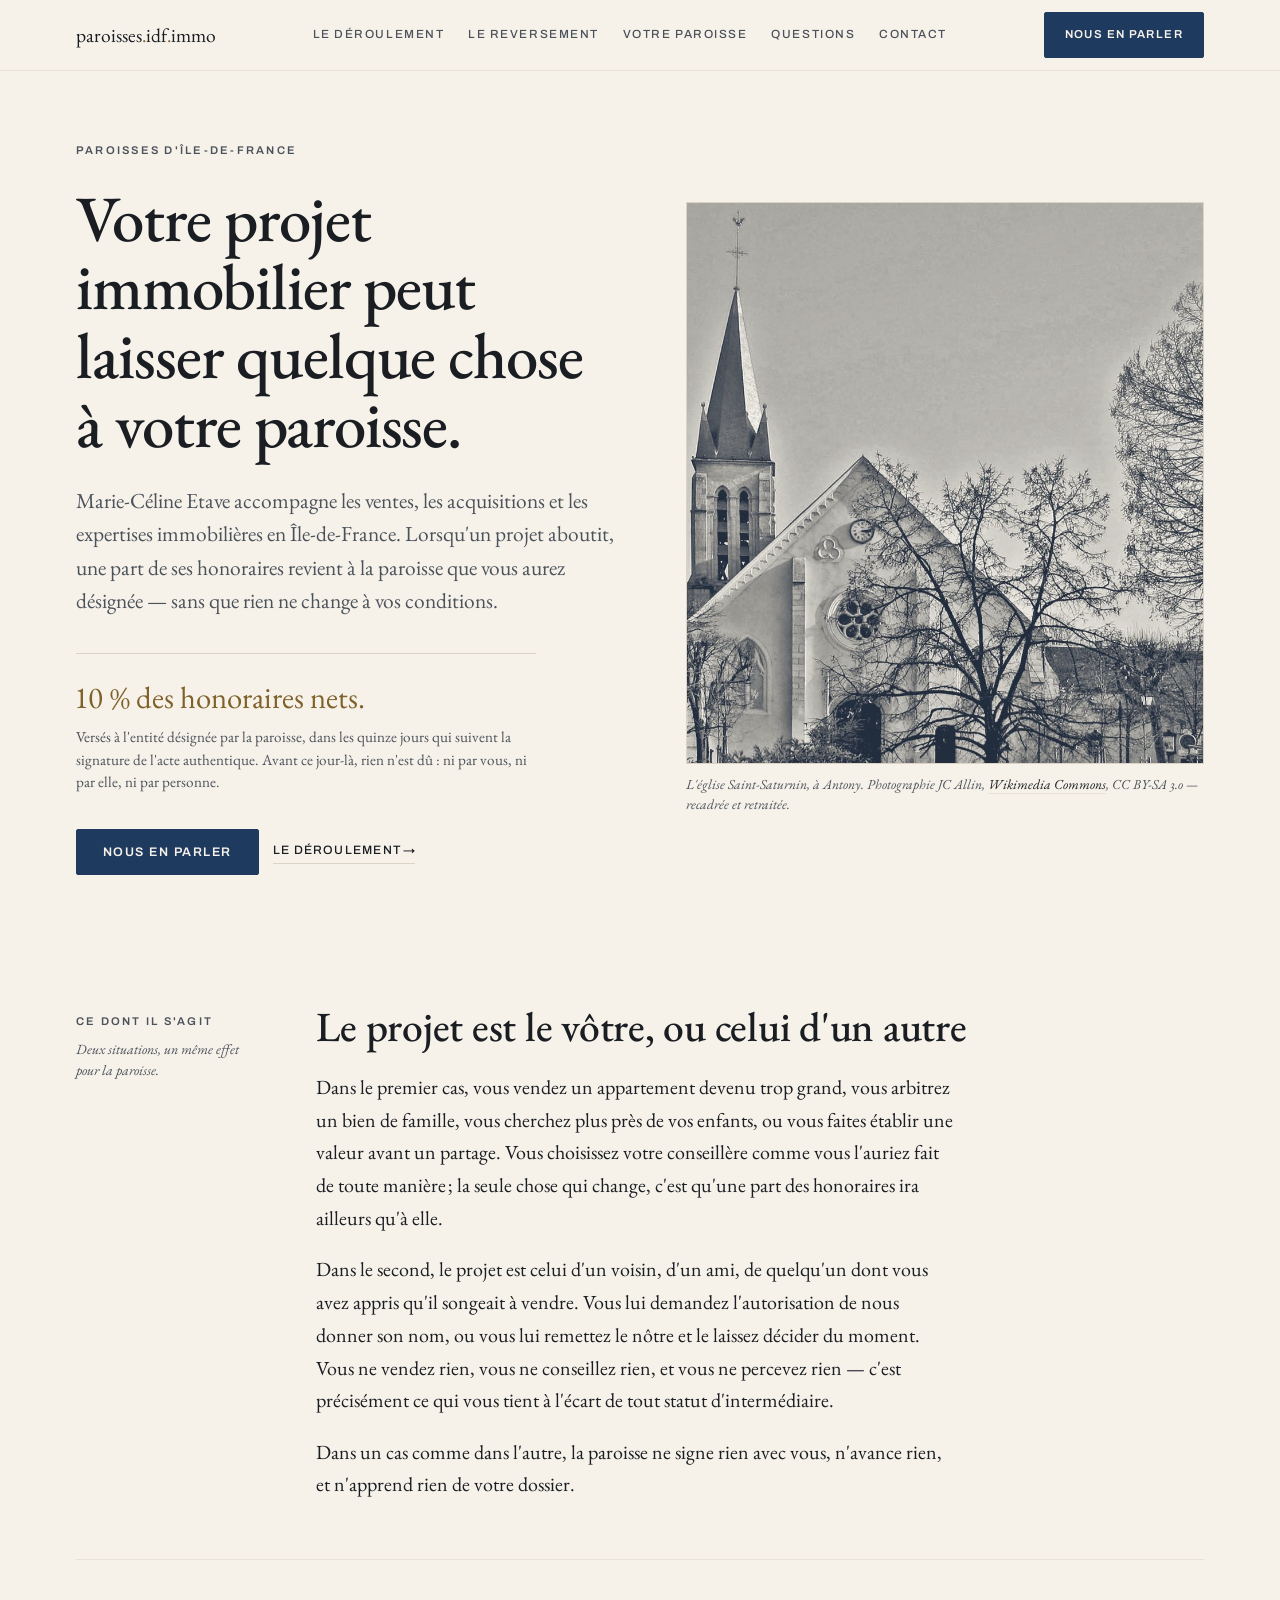
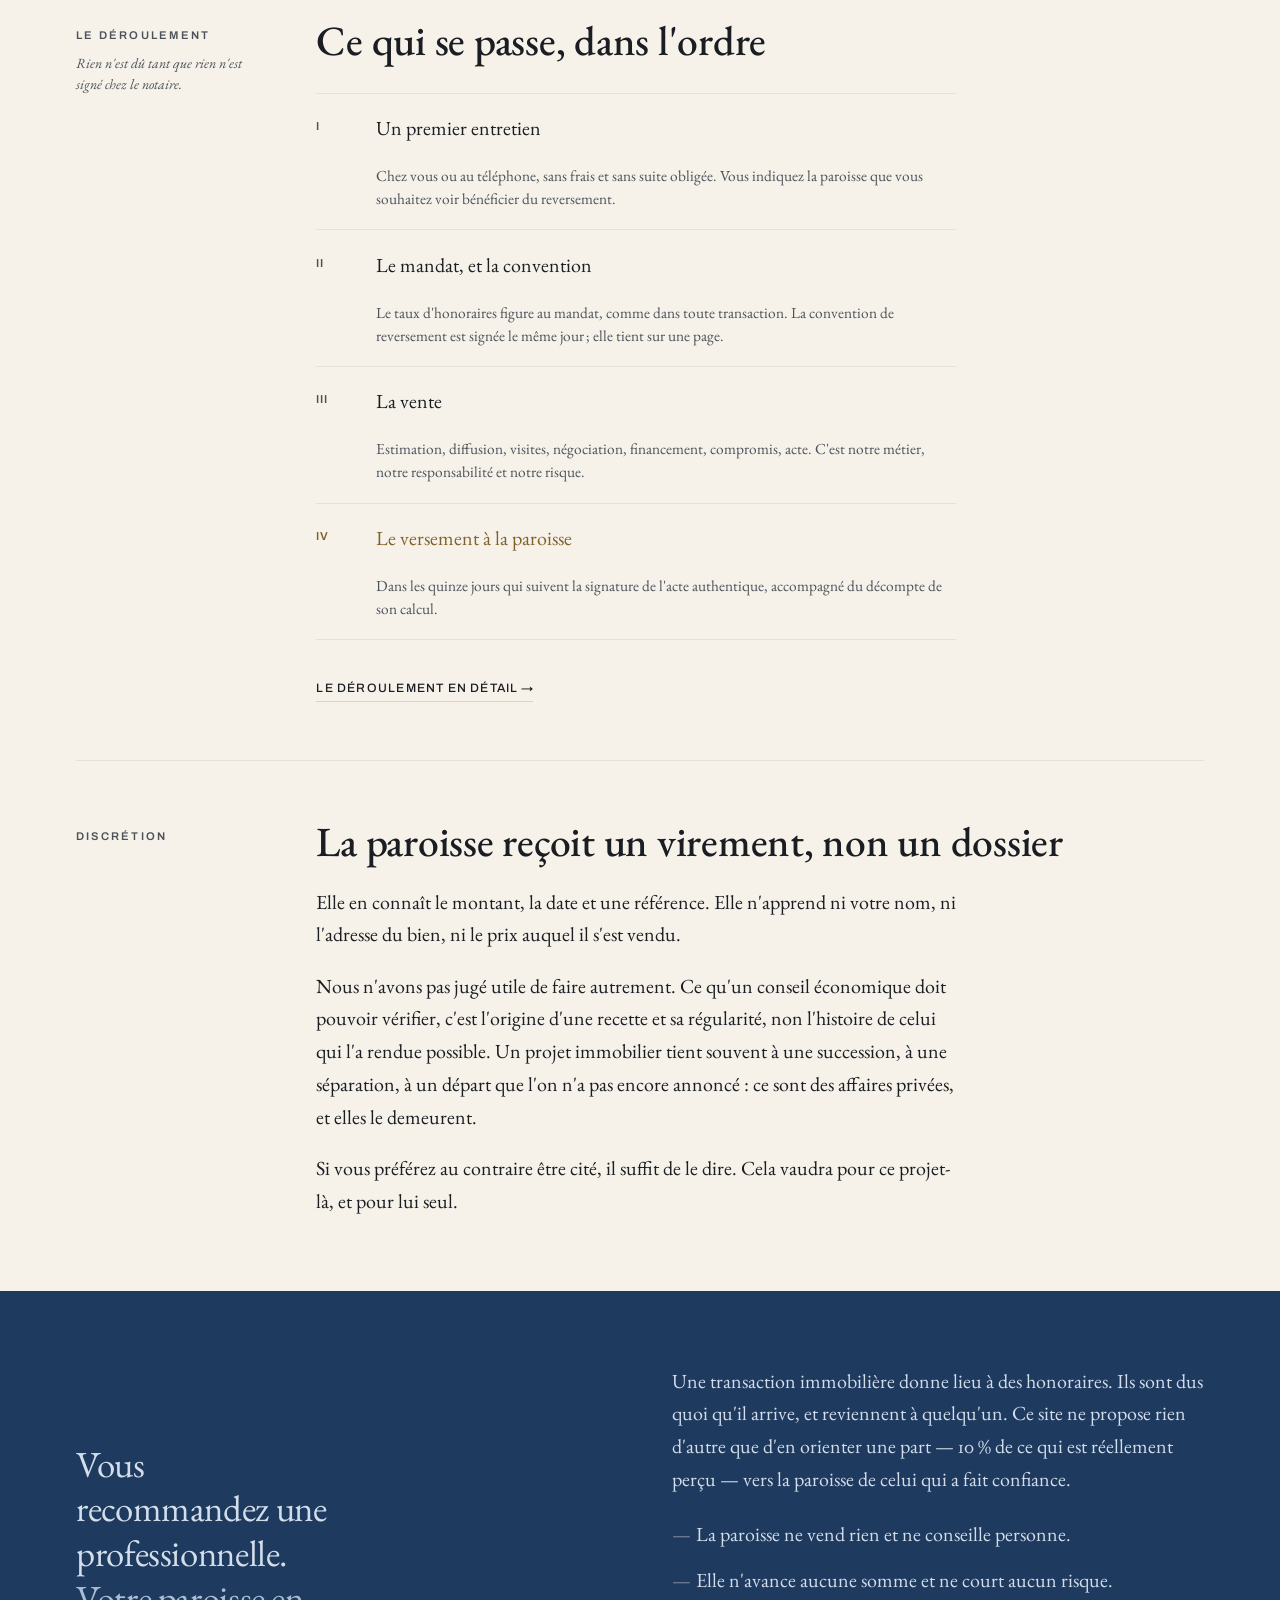
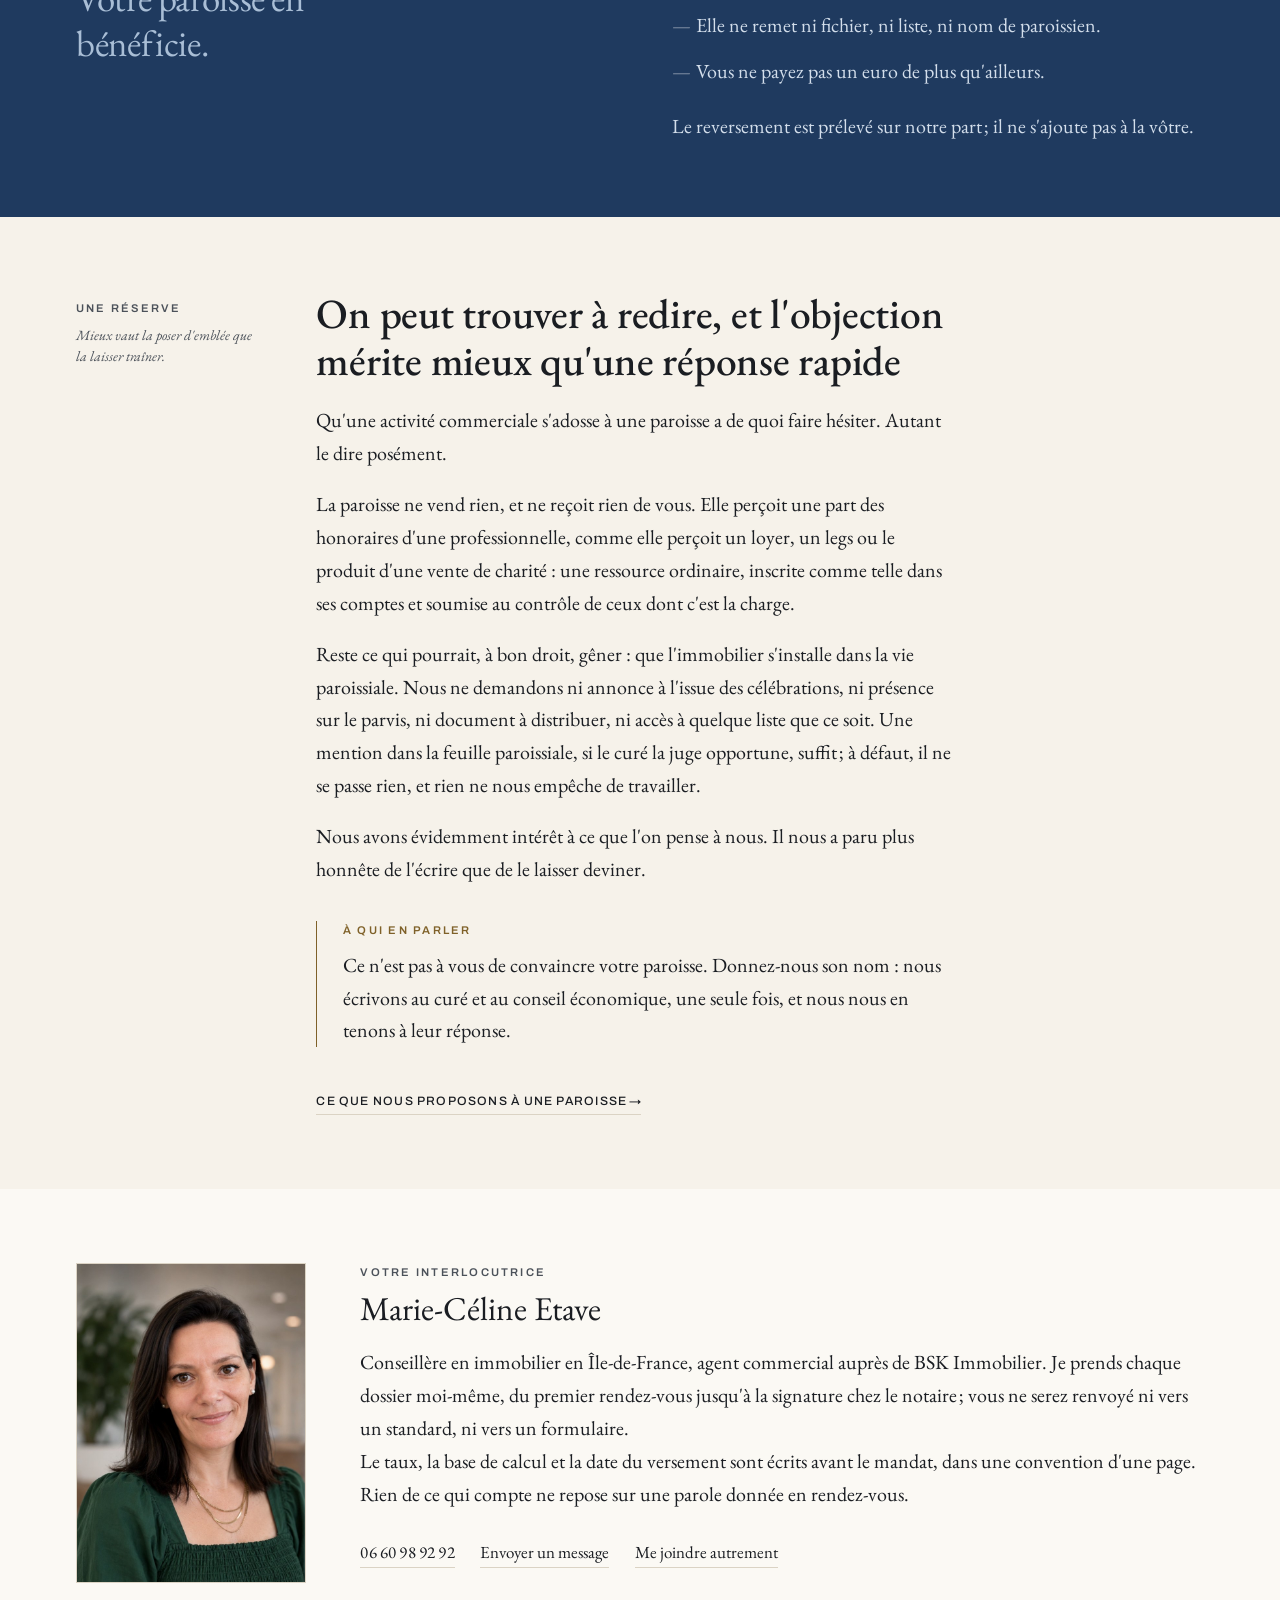
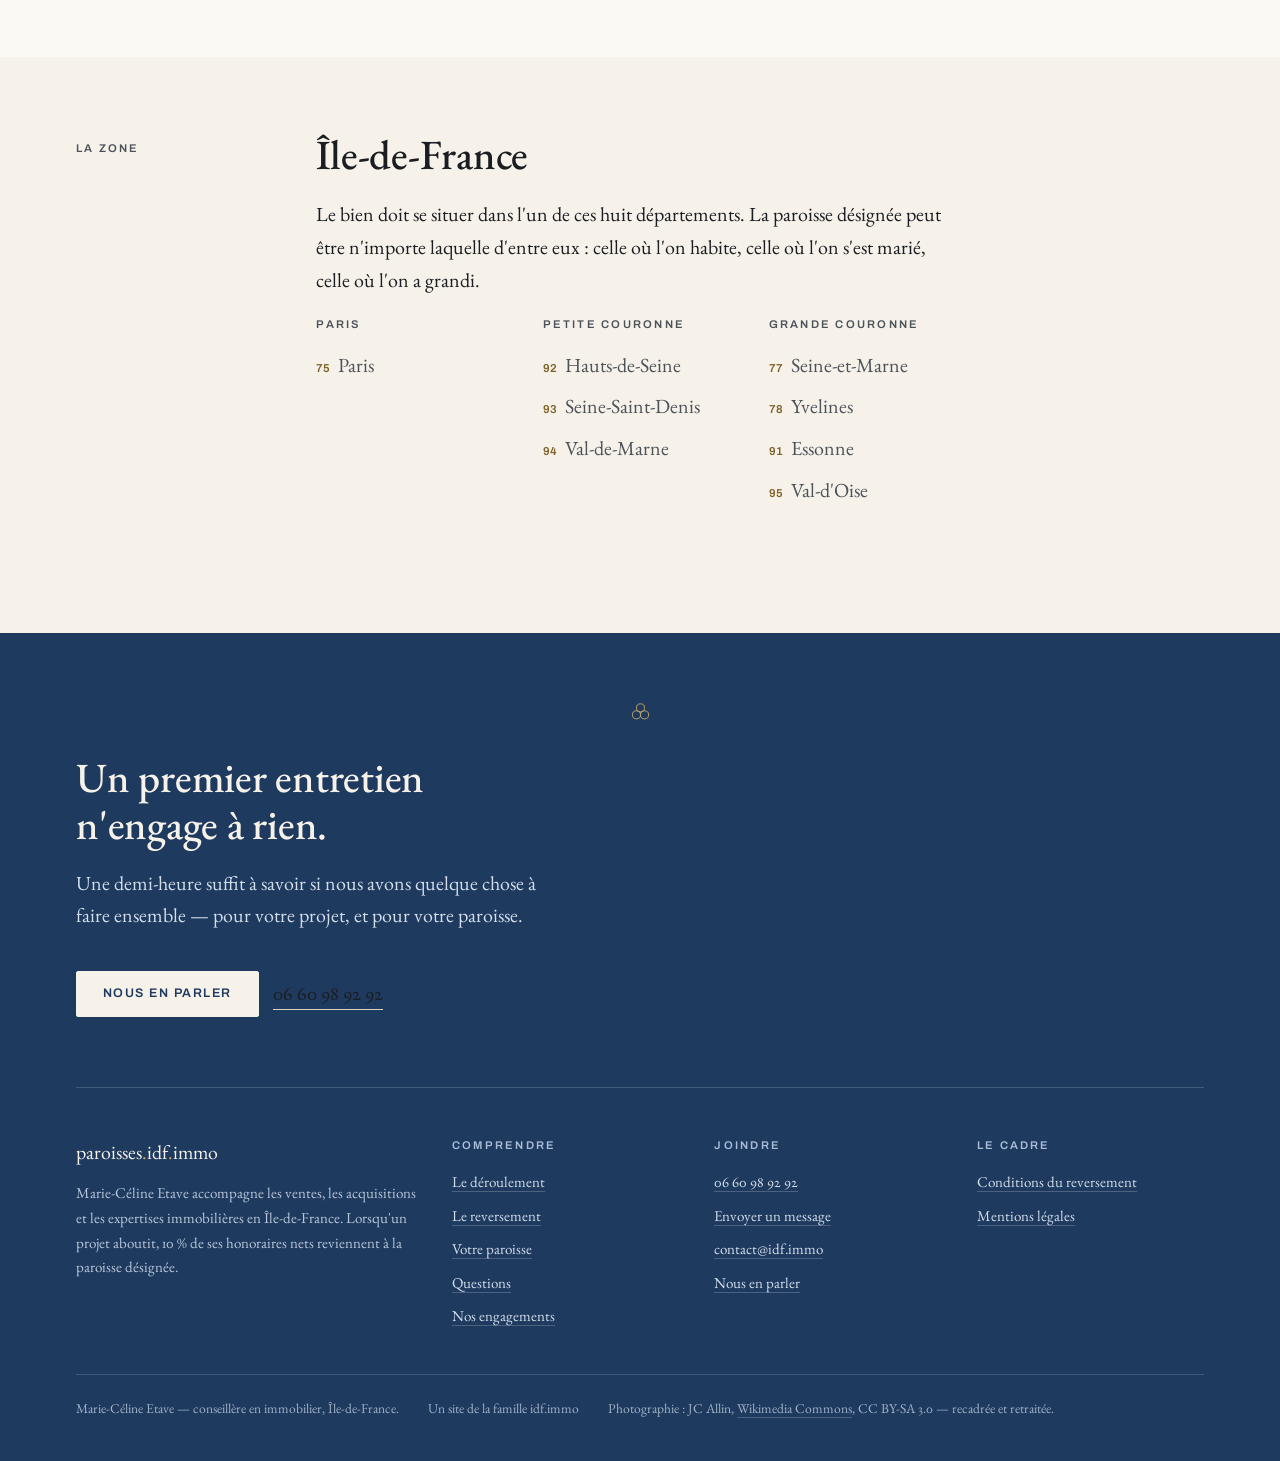
<file: paroisses.idf.immo/index.html>
<!DOCTYPE html>
<html lang="fr">
<head>
<meta charset="utf-8">
<meta name="viewport" content="width=device-width, initial-scale=1">
<title>paroisses.idf.immo — Votre projet immobilier peut laisser quelque chose à votre paroisse</title>
<meta name="description" content="Vendre, acheter ou faire estimer un bien en Île-de-France avec une conseillère qui reverse 10 % de ses honoraires nets à la paroisse que vous désignez. Rien de plus pour vous, une ressource de plus pour elle.">
<link rel="canonical" href="https://paroisses.idf.immo/index.html">
<meta name="theme-color" content="#F6F2EA">
<meta property="og:type" content="website">
<meta property="og:site_name" content="paroisses.idf.immo">
<meta property="og:title" content="Votre projet immobilier peut laisser quelque chose à votre paroisse">
<meta property="og:description" content="Vendre, acheter ou faire estimer un bien en Île-de-France avec une conseillère qui reverse 10 % de ses honoraires nets à la paroisse que vous désignez. Rien de plus pour vous, une ressource de plus pour elle.">
<meta property="og:url" content="https://paroisses.idf.immo/index.html">
<meta property="og:locale" content="fr_FR">
<meta property="og:image" content="https://paroisses.idf.immo/images/saint-saturnin-1400.jpg">
<meta property="og:image:alt" content="L'église Saint-Saturnin d'Antony, façade et clocher">
<meta name="twitter:card" content="summary_large_image">
<link rel="icon" href="data:image/svg+xml,%3Csvg xmlns='http://www.w3.org/2000/svg' viewBox='0 0 24 24'%3E%3Crect width='24' height='24' fill='%23F6F2EA'/%3E%3Cg fill='none' stroke='%237F6129' stroke-width='1.3'%3E%3Ccircle cx='12' cy='6.11' r='5.1'/%3E%3Ccircle cx='17.11' cy='14.95' r='5.1'/%3E%3Ccircle cx='6.89' cy='14.95' r='5.1'/%3E%3C/g%3E%3C/svg%3E">
<link rel="preconnect" href="https://fonts.googleapis.com">
<link rel="preconnect" href="https://fonts.gstatic.com" crossorigin>
<link href="https://fonts.googleapis.com/css2?family=Archivo:wght@500;600&family=EB+Garamond:ital,wght@0,400;0,500;0,600;1,400&display=swap" rel="stylesheet">
<link rel="stylesheet" href="styles.css">
</head>
<body class="a-barre">
<a class="saut" href="#principal">Aller au contenu</a>

<header class="entete">
  <div class="page">
    <a class="enseigne" href="index.html">paroisses<span class="pt">.</span>idf<span class="pt">.</span>immo</a>
    <nav class="menu" aria-label="Navigation principale">
      <a href="comment-cela-se-passe.html">Le déroulement</a>
      <a href="le-reversement.html">Le reversement</a>
      <a href="votre-paroisse.html">Votre paroisse</a>
      <a href="questions.html">Questions</a>
      <a href="contact.html">Contact</a>
    </nav>
    <a class="bouton" href="nous-en-parler.html">Nous en parler</a>
  </div>
</header>

<main id="principal">
  <section class="ouverture">
    <div class="page grille">
      <div>
        <span class="mention">Paroisses d'Île-de-France</span>
        <h1>Votre projet immobilier peut laisser quelque chose à votre paroisse.</h1>
        <p class="chapeau">Marie-Céline Etave accompagne les ventes, les acquisitions et les expertises immobilières en Île-de-France. Lorsqu'un projet aboutit, une part de ses honoraires revient à la paroisse que vous aurez désignée — sans que rien ne change à vos conditions.</p>
        <div class="part">
          <span class="chiffre">10&nbsp;% des honoraires nets.</span>
          <p class="glose">Versés à l'entité désignée par la paroisse, dans les quinze jours qui suivent la signature de l'acte authentique. Avant ce jour-là, rien n'est dû&nbsp;: ni par vous, ni par elle, ni par personne.</p>
        </div>
        <div class="gestes">
          <a class="bouton" href="nous-en-parler.html">Nous en parler</a>
          <a class="suite" href="comment-cela-se-passe.html">Le déroulement</a>
        </div>
      </div>
        <figure class="planche">
          <img src="images/saint-saturnin-900.jpg"
               srcset="images/saint-saturnin-560.jpg 560w, images/saint-saturnin-900.jpg 900w, images/saint-saturnin-1400.jpg 1400w"
               sizes="(min-width:940px) 46vw, 100vw"
               width="900" height="975" fetchpriority="high"
               alt="La façade et le clocher de l'église Saint-Saturnin d'Antony, vus de la place, entre les arbres d'hiver.">
          <figcaption>L'église Saint-Saturnin, à Antony. Photographie JC&nbsp;Allin, <a href="https://commons.wikimedia.org/wiki/File:92-Antony-place-St-Saturnin.jpg" rel="license noopener" target="_blank">Wikimedia Commons</a>, CC&nbsp;BY-SA&nbsp;3.0 — recadrée et retraitée.</figcaption>
        </figure>
    </div>
  </section>

  <section class="section">
    <div class="page">

      <div class="rubrique">
        <div class="marge">
          <span class="mention">Ce dont il s'agit</span>
          <p class="note">Deux situations, un même effet pour la paroisse.</p>
        </div>
        <div>
          <h2>Le projet est le vôtre, ou celui d'un autre</h2>
          <p>Dans le premier cas, vous vendez un appartement devenu trop grand, vous arbitrez un bien de famille, vous cherchez plus près de vos enfants, ou vous faites établir une valeur avant un partage. Vous choisissez votre conseillère comme vous l'auriez fait de toute manière&#8239;; la seule chose qui change, c'est qu'une part des honoraires ira ailleurs qu'à elle.</p>
          <p>Dans le second, le projet est celui d'un voisin, d'un ami, de quelqu'un dont vous avez appris qu'il songeait à vendre. Vous lui demandez l'autorisation de nous donner son nom, ou vous lui remettez le nôtre et le laissez décider du moment. Vous ne vendez rien, vous ne conseillez rien, et vous ne percevez rien — c'est précisément ce qui vous tient à l'écart de tout statut d'intermédiaire.</p>
          <p>Dans un cas comme dans l'autre, la paroisse ne signe rien avec vous, n'avance rien, et n'apprend rien de votre dossier.</p>
        </div>
      </div>

      <div class="rubrique">
        <div class="marge">
          <span class="mention">Le déroulement</span>
          <p class="note">Rien n'est dû tant que rien n'est signé chez le notaire.</p>
        </div>
        <div>
          <h2>Ce qui se passe, dans l'ordre</h2>
          <ol class="deroule">
            <li><span class="quoi">Un premier entretien</span><span class="glose">Chez vous ou au téléphone, sans frais et sans suite obligée. Vous indiquez la paroisse que vous souhaitez voir bénéficier du reversement.</span></li>
            <li><span class="quoi">Le mandat, et la convention</span><span class="glose">Le taux d'honoraires figure au mandat, comme dans toute transaction. La convention de reversement est signée le même jour&#8239;; elle tient sur une page.</span></li>
            <li><span class="quoi">La vente</span><span class="glose">Estimation, diffusion, visites, négociation, financement, compromis, acte. C'est notre métier, notre responsabilité et notre risque.</span></li>
            <li class="terme"><span class="quoi">Le versement à la paroisse</span><span class="glose">Dans les quinze jours qui suivent la signature de l'acte authentique, accompagné du décompte de son calcul.</span></li>
          </ol>
          <a class="suite" href="comment-cela-se-passe.html">Le déroulement en détail</a>
        </div>
      </div>

      <div class="rubrique">
        <div class="marge">
          <span class="mention">Discrétion</span>
        </div>
        <div>
          <h2>La paroisse reçoit un virement, non un dossier</h2>
          <p>Elle en connaît le montant, la date et une référence. Elle n'apprend ni votre nom, ni l'adresse du bien, ni le prix auquel il s'est vendu.</p>
          <p>Nous n'avons pas jugé utile de faire autrement. Ce qu'un conseil économique doit pouvoir vérifier, c'est l'origine d'une recette et sa régularité, non l'histoire de celui qui l'a rendue possible. Un projet immobilier tient souvent à une succession, à une séparation, à un départ que l'on n'a pas encore annoncé&nbsp;: ce sont des affaires privées, et elles le demeurent.</p>
          <p>Si vous préférez au contraire être cité, il suffit de le dire. Cela vaudra pour ce projet-là, et pour lui seul.</p>
        </div>
      </div>

    </div>
  </section>

  <section class="section section-bleue">
    <div class="page">
      <div class="rubrique rubrique-duo">
        <div class="marge">
          <blockquote class="citation">
            <p>Vous recommandez une professionnelle.<br><span class="second">Votre paroisse en bénéficie.</span></p>
          </blockquote>
        </div>
        <div>
          <p>Une transaction immobilière donne lieu à des honoraires. Ils sont dus quoi qu'il arrive, et reviennent à quelqu'un. Ce site ne propose rien d'autre que d'en orienter une part — 10&nbsp;% de ce qui est réellement perçu — vers la paroisse de celui qui a fait confiance.</p>
          <ul class="refus">
            <li>La paroisse ne vend rien et ne conseille personne.</li>
            <li>Elle n'avance aucune somme et ne court aucun risque.</li>
            <li>Elle ne remet ni fichier, ni liste, ni nom de paroissien.</li>
            <li>Vous ne payez pas un euro de plus qu'ailleurs.</li>
          </ul>
          <p>Le reversement est prélevé sur notre part&#8239;; il ne s'ajoute pas à la vôtre.</p>
        </div>
      </div>
    </div>
  </section>

  <section class="section">
    <div class="page">
      <div class="rubrique">
        <div class="marge">
          <span class="mention">Une réserve</span>
          <p class="note">Mieux vaut la poser d'emblée que la laisser traîner.</p>
        </div>
        <div>
          <h2>On peut trouver à redire, et l'objection mérite mieux qu'une réponse rapide</h2>
          <p>Qu'une activité commerciale s'adosse à une paroisse a de quoi faire hésiter. Autant le dire posément.</p>
          <p>La paroisse ne vend rien, et ne reçoit rien de vous. Elle perçoit une part des honoraires d'une professionnelle, comme elle perçoit un loyer, un legs ou le produit d'une vente de charité&nbsp;: une ressource ordinaire, inscrite comme telle dans ses comptes et soumise au contrôle de ceux dont c'est la charge.</p>
          <p>Reste ce qui pourrait, à bon droit, gêner&nbsp;: que l'immobilier s'installe dans la vie paroissiale. Nous ne demandons ni annonce à l'issue des célébrations, ni présence sur le parvis, ni document à distribuer, ni accès à quelque liste que ce soit. Une mention dans la feuille paroissiale, si le curé la juge opportune, suffit&#8239;; à défaut, il ne se passe rien, et rien ne nous empêche de travailler.</p>
          <p>Nous avons évidemment intérêt à ce que l'on pense à nous. Il nous a paru plus honnête de l'écrire que de le laisser deviner.</p>
          <div class="incise">
            <span class="mention mention-bronze">À qui en parler</span>
            <p>Ce n'est pas à vous de convaincre votre paroisse. Donnez-nous son nom&nbsp;: nous écrivons au curé et au conseil économique, une seule fois, et nous nous en tenons à leur réponse.</p>
          </div>
          <a class="suite" href="votre-paroisse.html">Ce que nous proposons à une paroisse</a>
        </div>
      </div>
    </div>
  </section>

  <section class="section section-claire">
    <div class="page">
      <div class="interlocutrice">
        <img class="portrait" src="images/marie-celine-etave.jpg" width="700" height="979" loading="lazy"
             alt="Marie-Céline Etave, conseillère en immobilier en Île-de-France.">
        <div>
          <span class="mention">Votre interlocutrice</span>
          <p class="nom">Marie-Céline Etave</p>
          <p>Conseillère en immobilier en Île-de-France, agent commercial auprès de BSK Immobilier. Je prends chaque dossier moi-même, du premier rendez-vous jusqu'à la signature chez le notaire&#8239;; vous ne serez renvoyé ni vers un standard, ni vers un formulaire.</p>
          <p>Le taux, la base de calcul et la date du versement sont écrits avant le mandat, dans une convention d'une page. Rien de ce qui compte ne repose sur une parole donnée en rendez-vous.</p>
          <div class="joindre">
            <a class="tel" href="tel:+33660989292">06 60 98 92 92</a>
            <a href="sms:+33660989292">Envoyer un message</a>
            <a href="contact.html">Me joindre autrement</a>
          </div>
        </div>
      </div>
    </div>
  </section>

  <section class="section">
    <div class="page">
      <div class="rubrique">
        <div class="marge">
          <span class="mention">La zone</span>
        </div>
        <div>
          <h2>Île-de-France</h2>
          <p>Le bien doit se situer dans l'un de ces huit départements. La paroisse désignée peut être n'importe laquelle d'entre eux&nbsp;: celle où l'on habite, celle où l'on s'est marié, celle où l'on a grandi.</p>
          <div class="zone">
            <div class="groupe">
              <span class="mention">Paris</span>
              <ul><li><span class="num">75</span>Paris</li></ul>
            </div>
            <div class="groupe">
              <span class="mention">Petite couronne</span>
              <ul>
                <li><span class="num">92</span>Hauts-de-Seine</li>
                <li><span class="num">93</span>Seine-Saint-Denis</li>
                <li><span class="num">94</span>Val-de-Marne</li>
              </ul>
            </div>
            <div class="groupe">
              <span class="mention">Grande couronne</span>
              <ul>
                <li><span class="num">77</span>Seine-et-Marne</li>
                <li><span class="num">78</span>Yvelines</li>
                <li><span class="num">91</span>Essonne</li>
                <li><span class="num">95</span>Val-d'Oise</li>
              </ul>
            </div>
          </div>
        </div>
      </div>
    </div>
  </section>

  <section class="clausule">
    <div class="page">
      <div class="fleuron"><svg class="trilobe" viewBox="0 0 24 24" role="presentation" focusable="false" aria-hidden="true"><circle cx="12" cy="6.11" r="5.1"/><circle cx="17.11" cy="14.95" r="5.1"/><circle cx="6.89" cy="14.95" r="5.1"/></svg></div>
      <h2>Un premier entretien n'engage à rien.</h2>
      <p>Une demi-heure suffit à savoir si nous avons quelque chose à faire ensemble — pour votre projet, et pour votre paroisse.</p>
      <div class="gestes">
        <a class="bouton bouton-clair" href="nous-en-parler.html">Nous en parler</a>
        <a class="tel" href="tel:+33660989292">06 60 98 92 92</a>
      </div>
    </div>
  </section>

</main>

<footer class="pied">
  <div class="page">
    <div class="filet-haut">
      <div class="grille">
        <div>
          <a class="enseigne" href="index.html">paroisses<span class="pt">.</span>idf<span class="pt">.</span>immo</a>
          <p>Marie-Céline Etave accompagne les ventes, les acquisitions et les expertises immobilières en Île-de-France. Lorsqu'un projet aboutit, 10&nbsp;% de ses honoraires nets reviennent à la paroisse désignée.</p>
        </div>
        <div>
          <span class="mention">Comprendre</span>
          <ul>
            <li><a href="comment-cela-se-passe.html">Le déroulement</a></li>
            <li><a href="le-reversement.html">Le reversement</a></li>
            <li><a href="votre-paroisse.html">Votre paroisse</a></li>
            <li><a href="questions.html">Questions</a></li>
            <li><a href="nos-engagements.html">Nos engagements</a></li>
          </ul>
        </div>
        <div>
          <span class="mention">Joindre</span>
          <ul>
            <li><a class="tel" href="tel:+33660989292">06 60 98 92 92</a></li>
            <li><a href="sms:+33660989292">Envoyer un message</a></li>
            <li><a href="mailto:contact@idf.immo">contact@idf.immo</a></li>
            <li><a href="nous-en-parler.html">Nous en parler</a></li>
          </ul>
        </div>
        <div>
          <span class="mention">Le cadre</span>
          <ul>
            <li><a href="conditions-du-reversement.html">Conditions du reversement</a></li>
            <li><a href="mentions-legales.html">Mentions légales</a></li>
          </ul>
        </div>
      </div>
      <div class="bas">
        <span>Marie-Céline Etave — conseillère en immobilier, Île-de-France.</span>
        <span>Un site de la famille idf.immo</span>
        <span>Photographie&nbsp;: JC Allin, <a href="https://commons.wikimedia.org/wiki/File:92-Antony-place-St-Saturnin.jpg" rel="license noopener" target="_blank">Wikimedia Commons</a>, CC BY-SA 3.0 — recadrée et retraitée.</span>
      </div>
    </div>
  </div>
</footer>

<div class="barre" id="barre">
  <a class="bouton" href="nous-en-parler.html">Nous en parler</a>
</div>

<script src="site.js" defer></script>
</body>
</html>
</file>
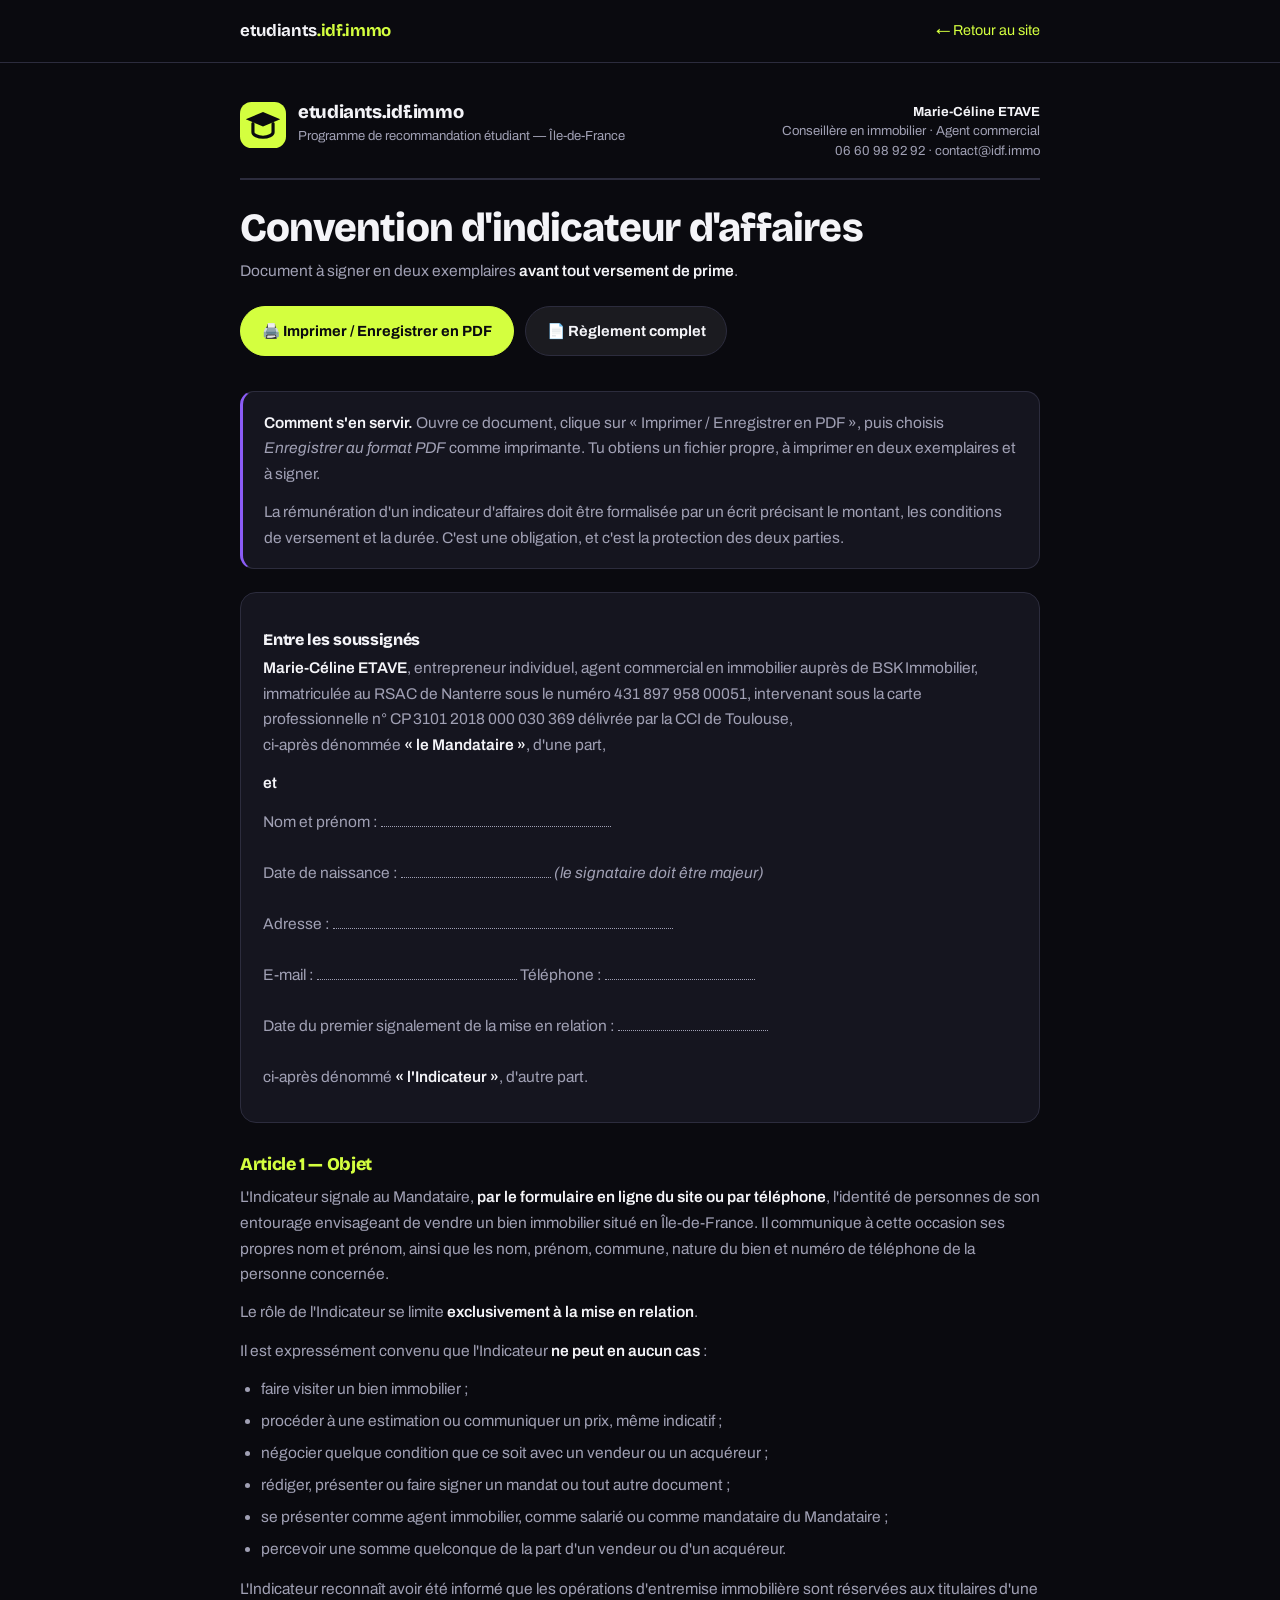
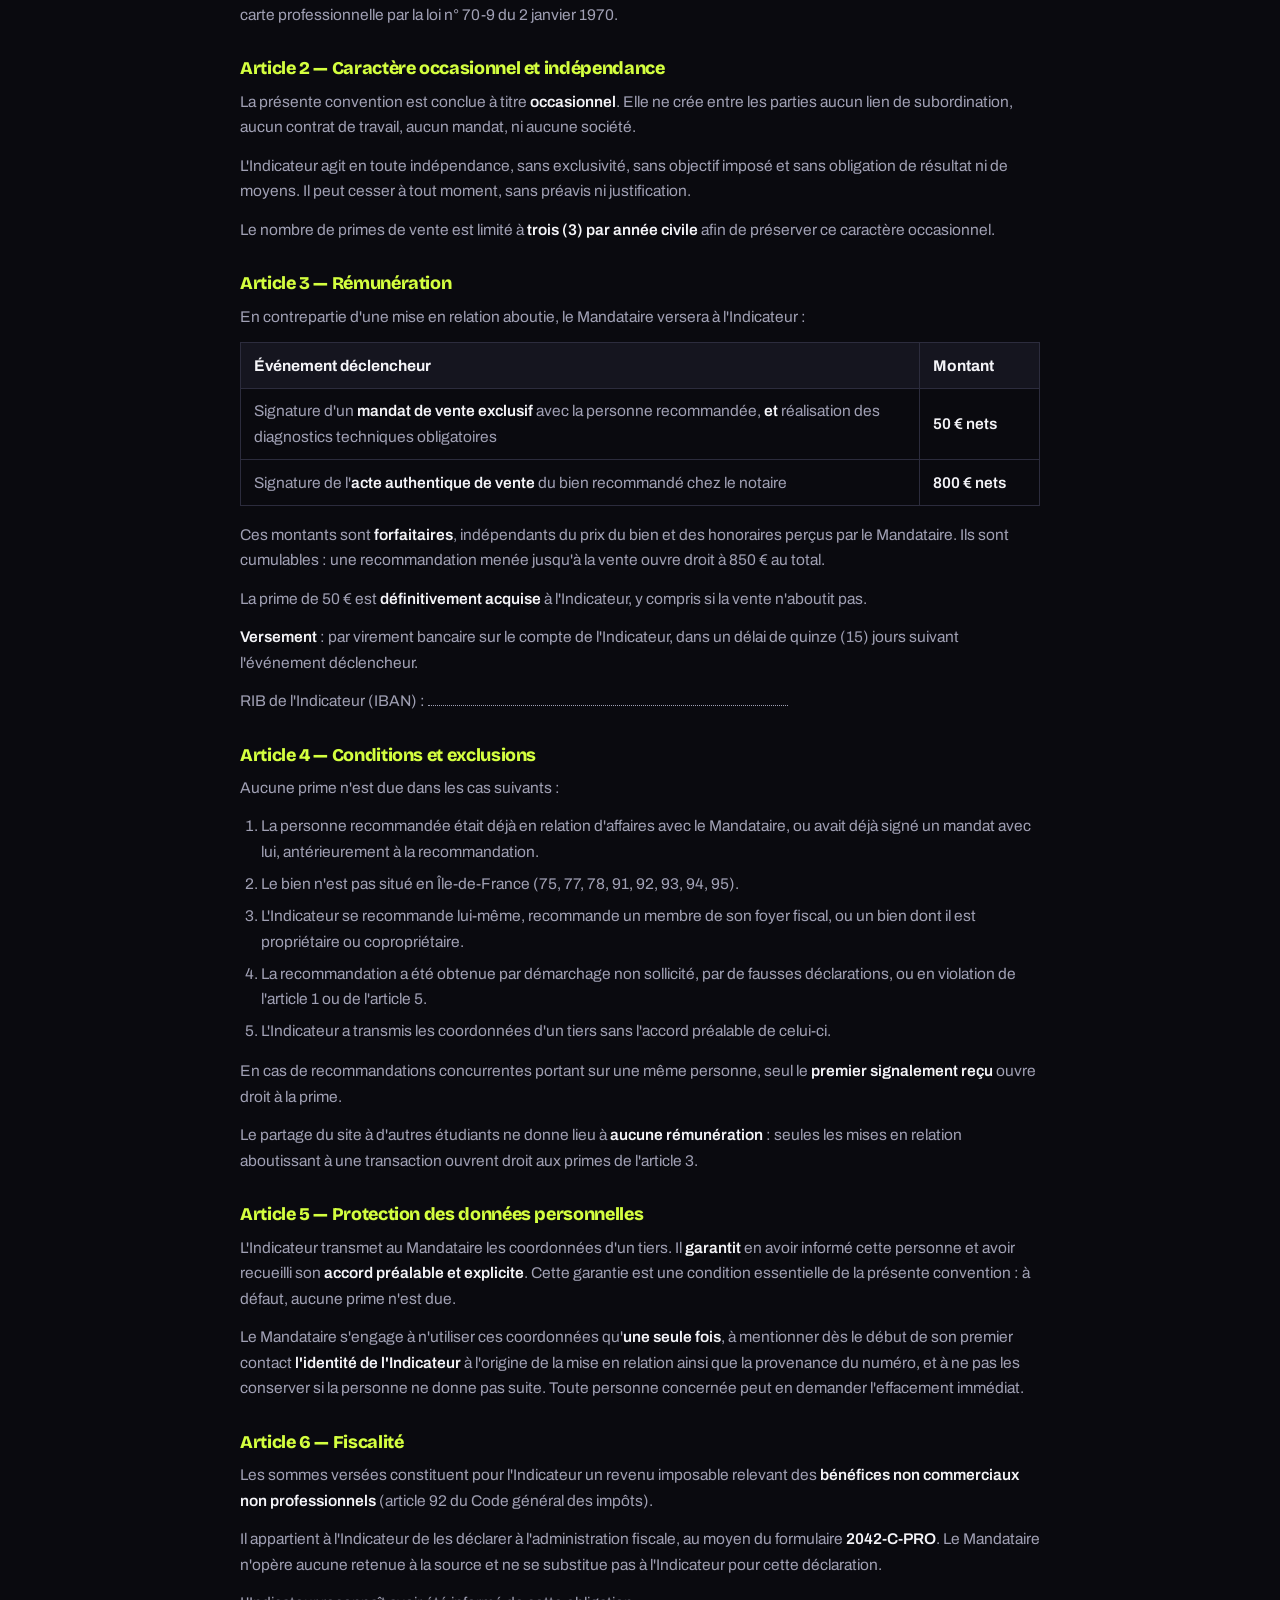
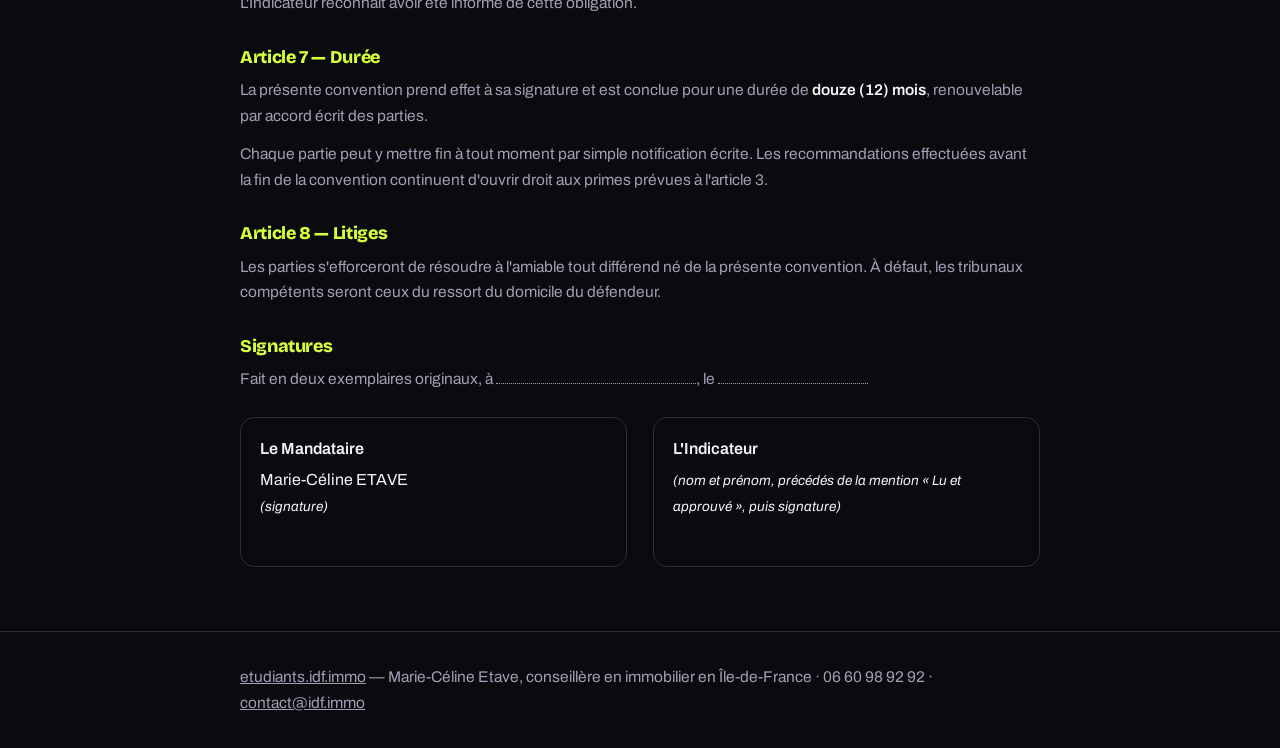
<file: convention.html>
<!DOCTYPE html>
<html lang="fr">
<head>
<meta charset="UTF-8">
<meta name="viewport" content="width=device-width, initial-scale=1.0">
<title>Convention d'indicateur d'affaires — etudiants.idf.immo</title>
<meta name="description" content="Convention d'indicateur d'affaires à signer avant tout versement de prime — programme de recommandation étudiant de Marie-Céline Etave.">
<meta name="robots" content="noindex,follow">
<meta name="theme-color" content="#0A0A0F">
<link rel="canonical" href="https://etudiants.idf.immo/convention.html">
<link rel="icon" href="data:image/svg+xml,%3Csvg xmlns='http://www.w3.org/2000/svg' viewBox='0 0 32 32'%3E%3Crect width='32' height='32' rx='8' fill='%230A0A0F'/%3E%3Cpath d='M16 7 4 12l12 5 12-5z' fill='%23D4FF3F'/%3E%3Cpath d='M9 15v6c0 2 3.5 3.5 7 3.5s7-1.5 7-3.5v-6' fill='none' stroke='%238B5CF6' stroke-width='2.2' stroke-linecap='round'/%3E%3C/svg%3E">
<link rel="preconnect" href="https://fonts.googleapis.com">
<link rel="preconnect" href="https://fonts.gstatic.com" crossorigin>
<link href="https://fonts.googleapis.com/css2?family=Bricolage+Grotesque:opsz,wght@12..96,700;12..96,800&family=Archivo:wght@400;500;600;700&display=swap" rel="stylesheet">
<style>
:root{--nuit:#0A0A0F;--carte:#15151F;--ligne:#2C2C3D;--blanc:#F4F4F8;--gris:#A0A0B4;--lime:#D4FF3F;--violet:#8B5CF6}
*{margin:0;padding:0;box-sizing:border-box}
body{font-family:"Archivo",system-ui,sans-serif;background:var(--nuit);color:var(--blanc);line-height:1.65}
h1,h2,h3,.marque{font-family:"Bricolage Grotesque","Archivo",sans-serif;letter-spacing:-.02em;font-weight:800;line-height:1.1}
.wrap{width:min(800px,100% - 2.4rem);margin-inline:auto}
a{color:var(--lime)}
:focus-visible{outline:3px solid var(--lime);outline-offset:3px;border-radius:6px}
header{padding:1.2rem 0;border-bottom:1px solid var(--ligne)}
.nav{display:flex;justify-content:space-between;align-items:center;gap:1rem}
.marque{font-size:1.05rem;font-weight:700;text-decoration:none;color:var(--blanc)}
.marque .pt{color:var(--lime)}
.retour{font-size:.9rem;text-decoration:none}
main{padding:2.4rem 0 4rem}
h1{font-size:clamp(1.7rem,5vw,2.5rem);margin-bottom:.5rem}
h2{font-size:1.12rem;margin:2rem 0 .6rem;color:var(--lime)}
h3{font-size:1rem;margin:1.2rem 0 .4rem}
p,li,td,th{color:var(--gris);font-size:.97rem}
p{margin-bottom:.8rem}
ul,ol{margin:0 0 .9rem 1.3rem}
li{margin-bottom:.4rem}
strong,b{color:var(--blanc);font-weight:600}
.chapo{color:var(--gris);margin-bottom:1.4rem}
.avis{background:var(--carte);border:1px solid var(--ligne);border-left:3px solid var(--violet);border-radius:14px;padding:1.1rem 1.3rem;margin:1.4rem 0}
.avis p:last-child{margin-bottom:0}
.actions{display:flex;gap:.7rem;flex-wrap:wrap;margin:1.4rem 0 2.2rem}
.btn{display:inline-flex;align-items:center;gap:.5rem;padding:.75rem 1.3rem;border-radius:100px;border:1.5px solid var(--ligne);
  background:rgba(255,255,255,.07);color:var(--blanc);font-family:inherit;font-weight:700;font-size:.92rem;cursor:pointer;text-decoration:none}
.btn.p{background:var(--lime);color:#0A0A0F;border-color:var(--lime)}
.btn:hover{transform:translateY(-1px)}
table{width:100%;border-collapse:collapse;margin:.6rem 0 1rem}
th,td{border:1px solid var(--ligne);padding:.6rem .8rem;text-align:left}
th{background:var(--carte);color:var(--blanc);font-weight:700}
.champ{border-bottom:1px dotted var(--gris);display:inline-block;min-width:230px}
.parties{background:var(--carte);border:1px solid var(--ligne);border-radius:16px;padding:1.2rem 1.4rem;margin-bottom:1.4rem}
.sign{display:grid;grid-template-columns:1fr 1fr;gap:1.6rem;margin-top:1.6rem}
@media(max-width:640px){.sign{grid-template-columns:1fr}}
.sign .case{border:1px solid var(--ligne);border-radius:14px;padding:1.1rem 1.2rem;min-height:150px}
.sign .case b{display:block;margin-bottom:.3rem}
footer{border-top:1px solid var(--ligne);padding:2rem 0;color:var(--gris);font-size:.88rem}
footer a{color:var(--gris)}

/* En-tête du document lui-même (papier à en-tête), visible aussi à l'impression */
.entete{display:flex;justify-content:space-between;align-items:flex-start;gap:1.4rem;
  flex-wrap:wrap;padding-bottom:1.1rem;margin-bottom:1.6rem;border-bottom:2px solid var(--ligne)}
.entete .bloc-logo{display:flex;align-items:center;gap:.75rem}
.entete svg{flex:0 0 auto;display:block}
.entete .nom{font-family:"Bricolage Grotesque",sans-serif;font-weight:800;font-size:1.15rem;
  letter-spacing:-.02em;line-height:1.15;display:block;color:var(--blanc)}
.entete .sous-nom{font-size:.82rem;color:var(--gris);display:block;margin-top:.1rem}
.entete .coord{font-size:.82rem;color:var(--gris);line-height:1.5;text-align:right}
.entete .coord b{color:var(--blanc);font-weight:700}
@media(max-width:560px){.entete .coord{text-align:left}}

/* ============================ Impression ============================
   Ce document est fait pour être imprimé et signé : en A4, noir sur blanc,
   avec les articles qui ne se coupent pas au milieu d'une page. */
@media print{
  @page{size:A4;margin:16mm}
  html,body{background:#fff!important;color:#000!important}
  body{font-size:10pt;line-height:1.4}
  /* Filet de sécurité : sur fond blanc, aucun texte ne doit rester clair.
     Les règles plus spécifiques ci-dessous reprennent la main pour les titres. */
  *{color:#1a1a1a!important;-webkit-text-fill-color:#1a1a1a!important;
    background-image:none!important;text-shadow:none!important;box-shadow:none!important}
  header,footer,.actions,.retour,.avis.ecran{display:none!important}
  main{padding:0}
  .wrap{width:100%}
  /* Le papier à en-tête doit rester sur le document imprimé */
  .entete{border-bottom:2px solid #000!important;padding-bottom:.5rem;margin-bottom:.9rem;
    page-break-after:avoid;page-break-inside:avoid}
  .entete .nom{font-size:12pt;color:#000!important}
  .entete .sous-nom,.entete .coord{font-size:8.5pt;color:#333!important}
  .entete .coord b{color:#000!important}
  h1{font-size:17pt;margin-bottom:.2rem;color:#000!important}
  h2{font-size:11.5pt;margin:.9rem 0 .3rem;color:#000!important;page-break-after:avoid;
     border-bottom:1px solid #000;padding-bottom:.15rem}
  h3{font-size:10.5pt;color:#000!important}
  p,li,td,th{color:#000!important;font-size:10pt}
  strong,b,em,i,span{color:#000!important}
  a{color:#000!important;text-decoration:none}
  .parties,.avis,.sign .case{background:#fff!important;border:1px solid #999!important;page-break-inside:avoid}
  table,tr,td,th{border-color:#999!important;background:#fff!important}
  h2,h3,p,li,table,.sign{page-break-inside:avoid}
  .sign{page-break-before:auto}
  .champ{border-bottom:1px solid #000}
  h1::after{content:" — etudiants.idf.immo";font-size:10pt;font-weight:400}
}
</style>
</head>
<body>

<header>
  <div class="wrap nav">
    <a class="marque" href="./">etudiants<span class="pt">.idf.immo</span></a>
    <a class="retour" href="./">← Retour au site</a>
  </div>
</header>

<main class="wrap">

  <div class="entete">
    <div class="bloc-logo">
      <svg viewBox="0 0 32 32" width="46" height="46" role="img" aria-label="Logo etudiants.idf.immo">
        <rect width="32" height="32" rx="8" fill="#D4FF3F"></rect>
        <path d="M16 7 4 12l12 5 12-5z" fill="#0A0A0F"></path>
        <path d="M9 15v6c0 2 3.5 3.5 7 3.5s7-1.5 7-3.5v-6" fill="none" stroke="#0A0A0F" stroke-width="2.2" stroke-linecap="round"></path>
      </svg>
      <span>
        <span class="nom">etudiants.idf.immo</span>
        <span class="sous-nom">Programme de recommandation étudiant — Île-de-France</span>
      </span>
    </div>
    <div class="coord">
      <b>Marie-Céline ETAVE</b><br>
      Conseillère en immobilier · Agent commercial<br>
      06 60 98 92 92 · contact@idf.immo
    </div>
  </div>

  <h1>Convention d'indicateur d'affaires</h1>
  <p class="chapo">Document à signer en deux exemplaires <b>avant tout versement de prime</b>.</p>

  <div class="actions">
    <button class="btn p" type="button" onclick="window.print()">🖨️ Imprimer / Enregistrer en PDF</button>
    <a class="btn" href="mentions-legales.html">📄 Règlement complet</a>
  </div>

  <div class="avis ecran">
    <p><b>Comment s'en servir.</b> Ouvre ce document, clique sur « Imprimer / Enregistrer en PDF »,
    puis choisis <i>Enregistrer au format PDF</i> comme imprimante. Tu obtiens un fichier propre,
    à imprimer en deux exemplaires et à signer.</p>
    <p>La rémunération d'un indicateur d'affaires doit être formalisée par un écrit précisant le
    montant, les conditions de versement et la durée. C'est une obligation, et c'est la protection
    des deux parties.</p>
  </div>

  <div class="parties">
    <h3>Entre les soussignés</h3>
    <p>
      <b>Marie-Céline ETAVE</b>, entrepreneur individuel, agent commercial en immobilier auprès de
      BSK Immobilier, immatriculée au RSAC de Nanterre sous le numéro 431 897 958 00051,
      intervenant sous la carte professionnelle n° CP 3101 2018 000 030 369 délivrée par la
      CCI de Toulouse,<br>
      ci-après dénommée <b>« le Mandataire »</b>, d'une part,
    </p>
    <p><b>et</b></p>
    <p>
      Nom et prénom : <span class="champ"></span><br><br>
      Date de naissance : <span class="champ" style="min-width:150px"></span> <i>(le signataire doit être majeur)</i><br><br>
      Adresse : <span class="champ" style="min-width:340px"></span><br><br>
      E-mail : <span class="champ" style="min-width:200px"></span> Téléphone : <span class="champ" style="min-width:150px"></span><br><br>
      Date du premier signalement de la mise en relation : <span class="champ" style="min-width:150px"></span><br><br>
      ci-après dénommé <b>« l'Indicateur »</b>, d'autre part.
    </p>
  </div>

  <h2>Article 1 — Objet</h2>
  <p>
    L'Indicateur signale au Mandataire, <b>par le formulaire en ligne du site ou par téléphone</b>, l'identité de personnes de son
    entourage envisageant de vendre un bien immobilier situé en Île-de-France. Il communique à
    cette occasion ses propres nom et prénom, ainsi que les nom, prénom, commune, nature du
    bien et numéro de téléphone de la personne concernée.
  </p>
  <p>Le rôle de l'Indicateur se limite <b>exclusivement à la mise en relation</b>.</p>
  <p>Il est expressément convenu que l'Indicateur <b>ne peut en aucun cas</b> :</p>
  <ul>
    <li>faire visiter un bien immobilier ;</li>
    <li>procéder à une estimation ou communiquer un prix, même indicatif ;</li>
    <li>négocier quelque condition que ce soit avec un vendeur ou un acquéreur ;</li>
    <li>rédiger, présenter ou faire signer un mandat ou tout autre document ;</li>
    <li>se présenter comme agent immobilier, comme salarié ou comme mandataire du Mandataire ;</li>
    <li>percevoir une somme quelconque de la part d'un vendeur ou d'un acquéreur.</li>
  </ul>
  <p>
    L'Indicateur reconnaît avoir été informé que les opérations d'entremise immobilière sont
    réservées aux titulaires d'une carte professionnelle par la loi n° 70-9 du 2 janvier 1970.
  </p>

  <h2>Article 2 — Caractère occasionnel et indépendance</h2>
  <p>
    La présente convention est conclue à titre <b>occasionnel</b>. Elle ne crée entre les parties
    aucun lien de subordination, aucun contrat de travail, aucun mandat, ni aucune société.
  </p>
  <p>
    L'Indicateur agit en toute indépendance, sans exclusivité, sans objectif imposé et sans
    obligation de résultat ni de moyens. Il peut cesser à tout moment, sans préavis ni justification.
  </p>
  <p>
    Le nombre de primes de vente est limité à <b>trois (3) par année civile</b> afin de préserver
    ce caractère occasionnel.
  </p>

  <h2>Article 3 — Rémunération</h2>
  <p>En contrepartie d'une mise en relation aboutie, le Mandataire versera à l'Indicateur :</p>
  <table>
    <tr><th>Événement déclencheur</th><th style="width:120px">Montant</th></tr>
    <tr>
      <td>Signature d'un <b>mandat de vente exclusif</b> avec la personne recommandée, <b>et</b> réalisation des diagnostics techniques obligatoires</td>
      <td><b>50 € nets</b></td>
    </tr>
    <tr>
      <td>Signature de l'<b>acte authentique de vente</b> du bien recommandé chez le notaire</td>
      <td><b>800 € nets</b></td>
    </tr>
  </table>
  <p>
    Ces montants sont <b>forfaitaires</b>, indépendants du prix du bien et des honoraires perçus
    par le Mandataire. Ils sont cumulables : une recommandation menée jusqu'à la vente ouvre
    droit à 850 € au total.
  </p>
  <p>La prime de 50 € est <b>définitivement acquise</b> à l'Indicateur, y compris si la vente n'aboutit pas.</p>
  <p>
    <b>Versement</b> : par virement bancaire sur le compte de l'Indicateur, dans un délai de
    quinze (15) jours suivant l'événement déclencheur.
  </p>
  <p>RIB de l'Indicateur (IBAN) : <span class="champ" style="min-width:360px"></span></p>

  <h2>Article 4 — Conditions et exclusions</h2>
  <p>Aucune prime n'est due dans les cas suivants :</p>
  <ol>
    <li>La personne recommandée était déjà en relation d'affaires avec le Mandataire, ou avait
        déjà signé un mandat avec lui, antérieurement à la recommandation.</li>
    <li>Le bien n'est pas situé en Île-de-France (75, 77, 78, 91, 92, 93, 94, 95).</li>
    <li>L'Indicateur se recommande lui-même, recommande un membre de son foyer fiscal, ou un
        bien dont il est propriétaire ou copropriétaire.</li>
    <li>La recommandation a été obtenue par démarchage non sollicité, par de fausses
        déclarations, ou en violation de l'article 1 ou de l'article 5.</li>
    <li>L'Indicateur a transmis les coordonnées d'un tiers sans l'accord préalable de celui-ci.</li>
  </ol>
  <p>
    En cas de recommandations concurrentes portant sur une même personne, seul le
    <b>premier signalement reçu</b> ouvre droit à la prime.
  </p>
  <p>
    Le partage du site à d'autres étudiants ne donne lieu à <b>aucune rémunération</b> : seules
    les mises en relation aboutissant à une transaction ouvrent droit aux primes de l'article 3.
  </p>

  <h2>Article 5 — Protection des données personnelles</h2>
  <p>
    L'Indicateur transmet au Mandataire les coordonnées d'un tiers. Il <b>garantit</b> en avoir
    informé cette personne et avoir recueilli son <b>accord préalable et explicite</b>. Cette
    garantie est une condition essentielle de la présente convention : à défaut, aucune prime
    n'est due.
  </p>
  <p>
    Le Mandataire s'engage à n'utiliser ces coordonnées qu'<b>une seule fois</b>, à mentionner
    dès le début de son premier contact <b>l'identité de l'Indicateur</b> à l'origine de la mise en
    relation ainsi que la provenance du numéro, et à ne pas les conserver si la personne ne
    donne pas suite. Toute personne concernée peut en demander l'effacement immédiat.
  </p>

  <h2>Article 6 — Fiscalité</h2>
  <p>
    Les sommes versées constituent pour l'Indicateur un revenu imposable relevant des
    <b>bénéfices non commerciaux non professionnels</b> (article 92 du Code général des impôts).
  </p>
  <p>
    Il appartient à l'Indicateur de les déclarer à l'administration fiscale, au moyen du
    formulaire <b>2042-C-PRO</b>. Le Mandataire n'opère aucune retenue à la source et ne se
    substitue pas à l'Indicateur pour cette déclaration.
  </p>
  <p>L'Indicateur reconnaît avoir été informé de cette obligation.</p>

  <h2>Article 7 — Durée</h2>
  <p>
    La présente convention prend effet à sa signature et est conclue pour une durée de
    <b>douze (12) mois</b>, renouvelable par accord écrit des parties.
  </p>
  <p>
    Chaque partie peut y mettre fin à tout moment par simple notification écrite. Les
    recommandations effectuées avant la fin de la convention continuent d'ouvrir droit aux
    primes prévues à l'article 3.
  </p>

  <h2>Article 8 — Litiges</h2>
  <p>
    Les parties s'efforceront de résoudre à l'amiable tout différend né de la présente
    convention. À défaut, les tribunaux compétents seront ceux du ressort du domicile du
    défendeur.
  </p>

  <h2>Signatures</h2>
  <p>
    Fait en deux exemplaires originaux, à <span class="champ" style="min-width:200px"></span>,
    le <span class="champ" style="min-width:150px"></span>
  </p>
  <div class="sign">
    <div class="case">
      <b>Le Mandataire</b>
      Marie-Céline ETAVE<br>
      <i style="font-size:.85rem">(signature)</i>
    </div>
    <div class="case">
      <b>L'Indicateur</b>
      <i style="font-size:.85rem">(nom et prénom, précédés de la mention « Lu et approuvé », puis signature)</i>
    </div>
  </div>
</main>

<footer>
  <div class="wrap">
    <p style="margin:0">
      <a href="./">etudiants.idf.immo</a> —
      Marie-Céline Etave, conseillère en immobilier en Île-de-France ·
      06 60 98 92 92 · <a href="mailto:contact@idf.immo">contact@idf.immo</a>
    </p>
  </div>
</footer>

</body>
</html>
</file>
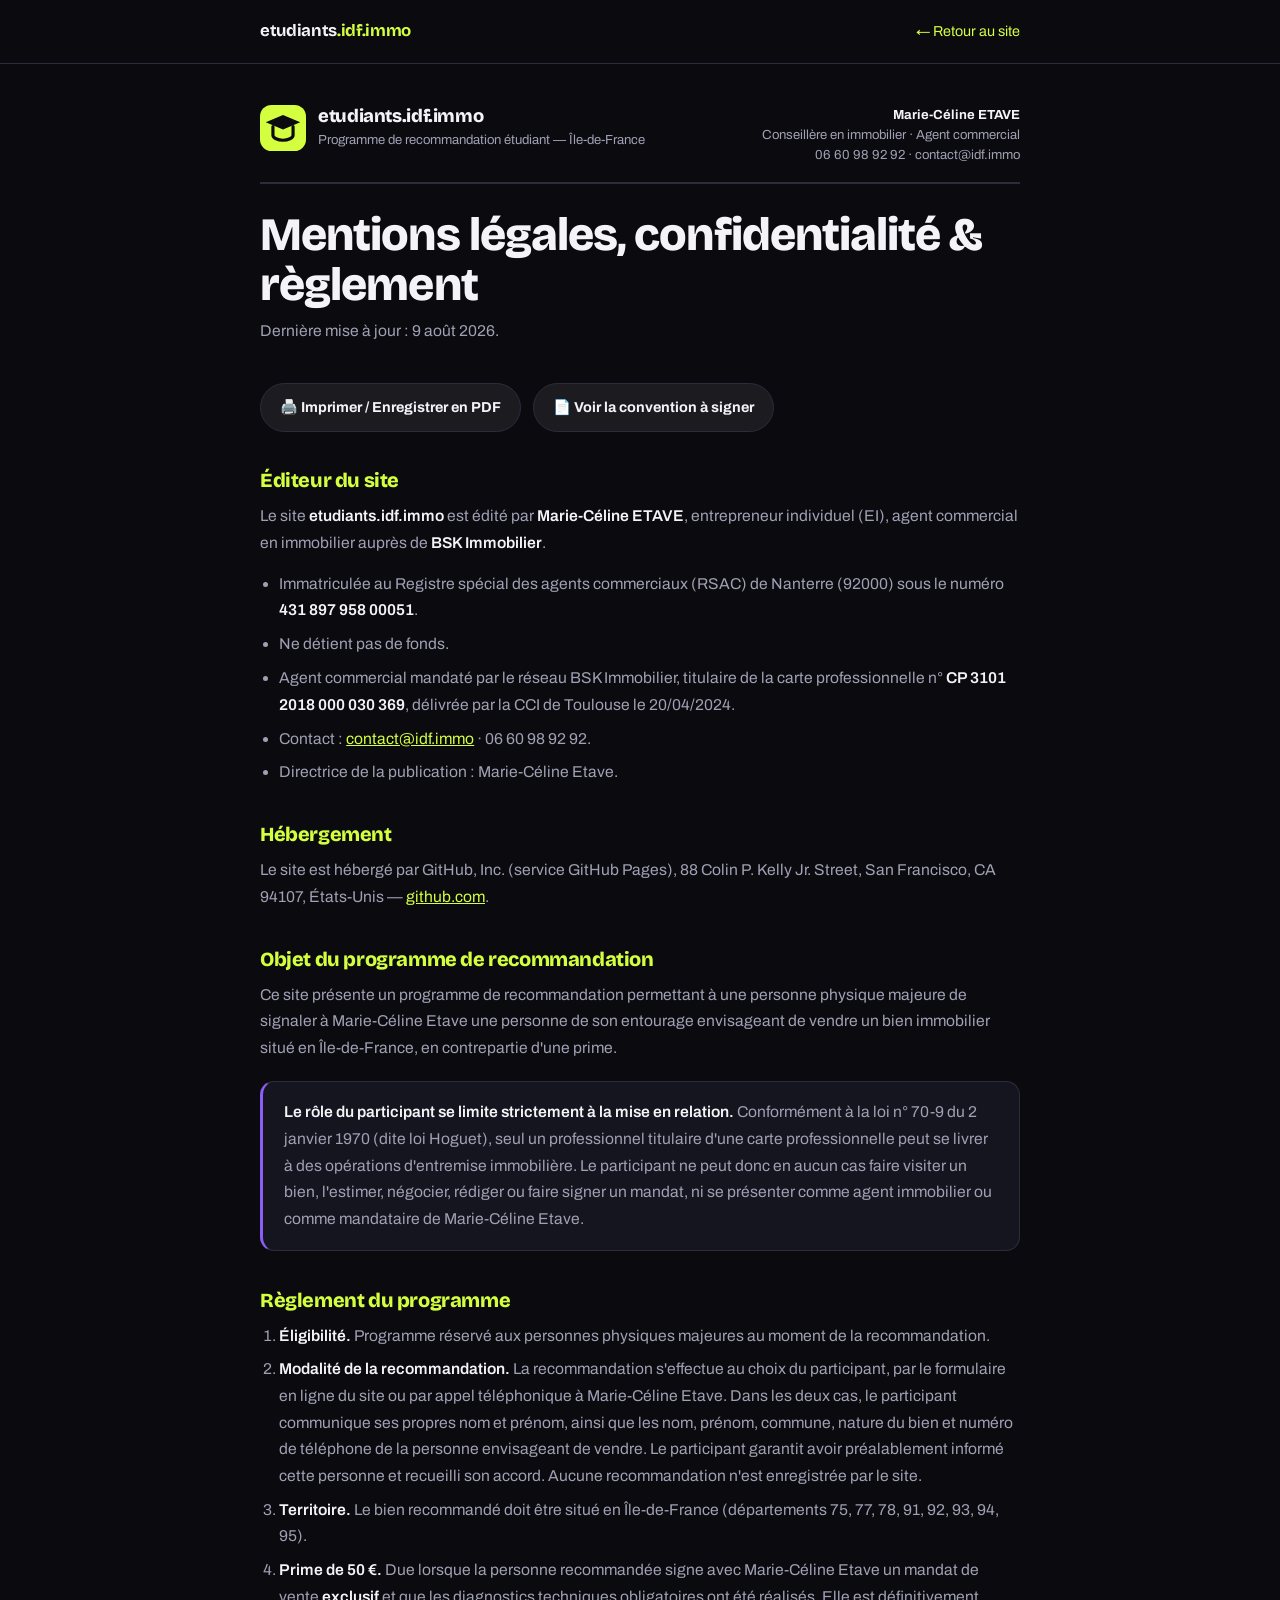
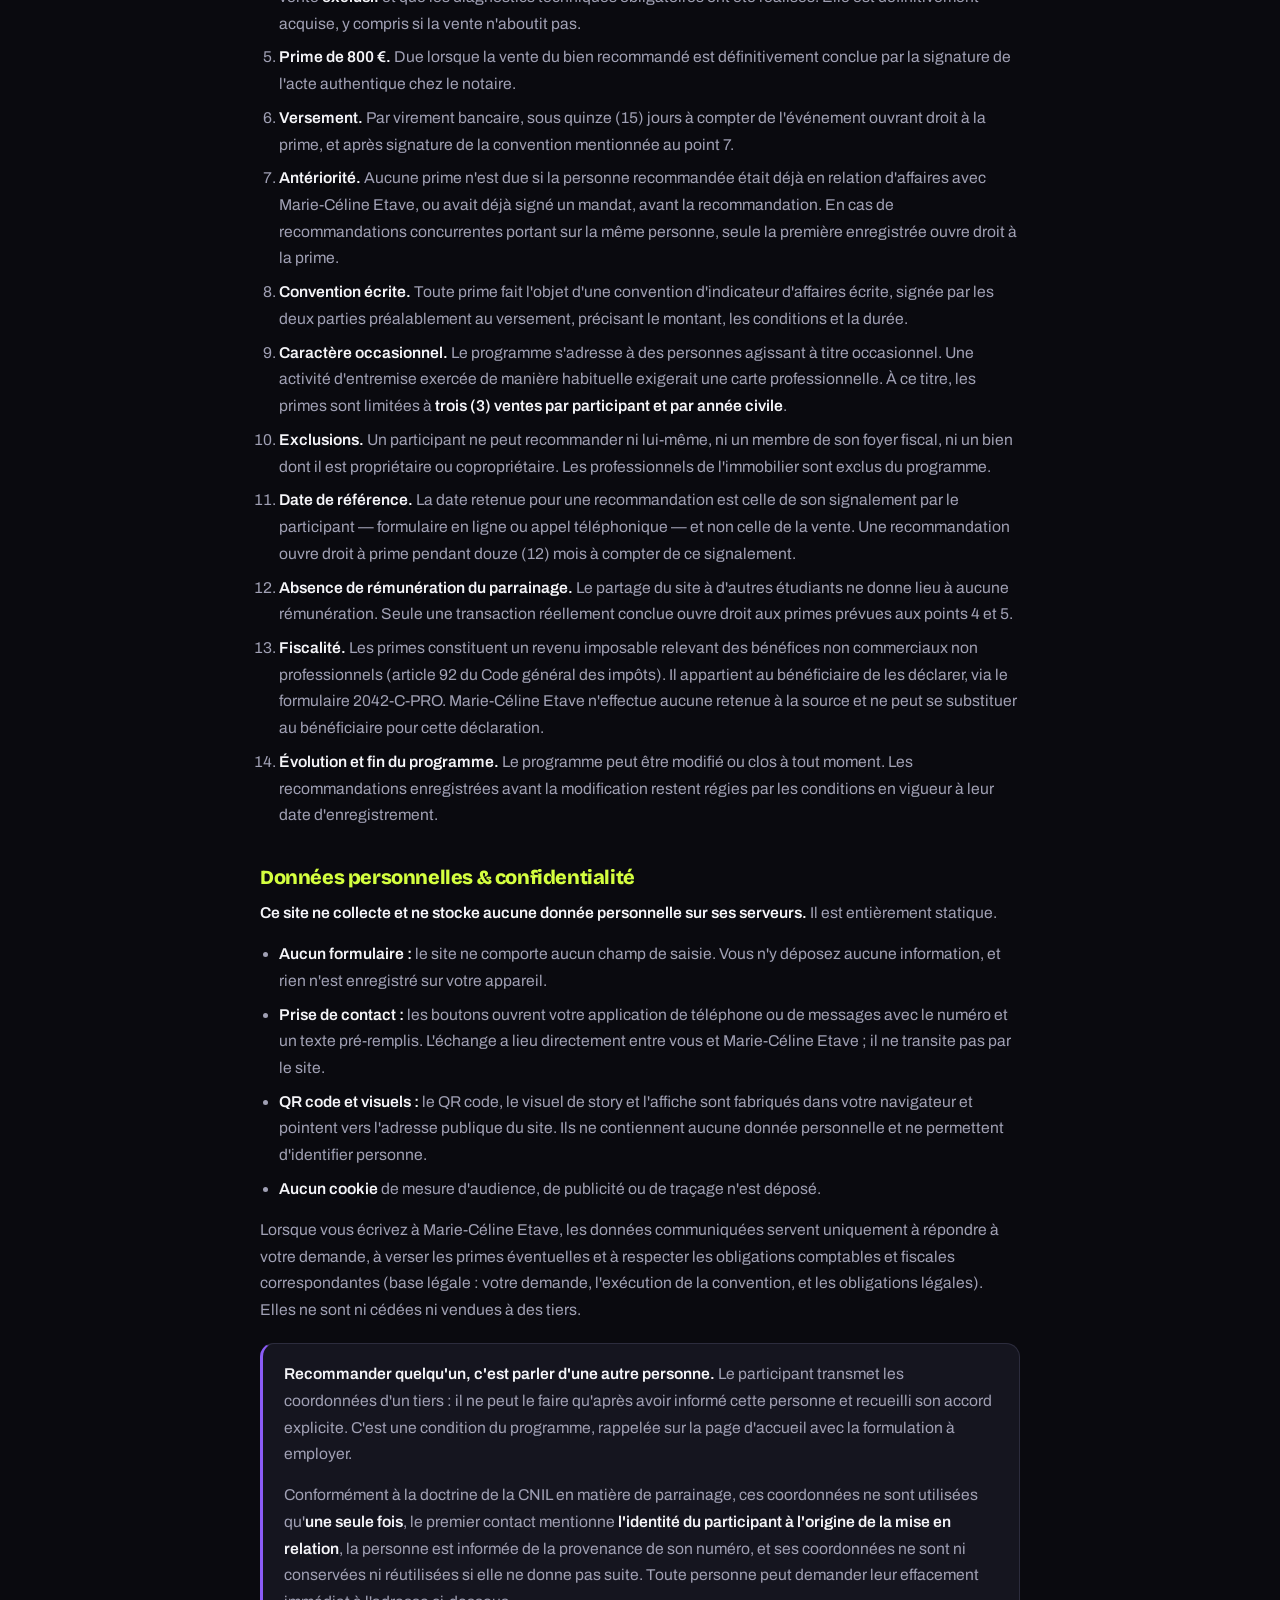
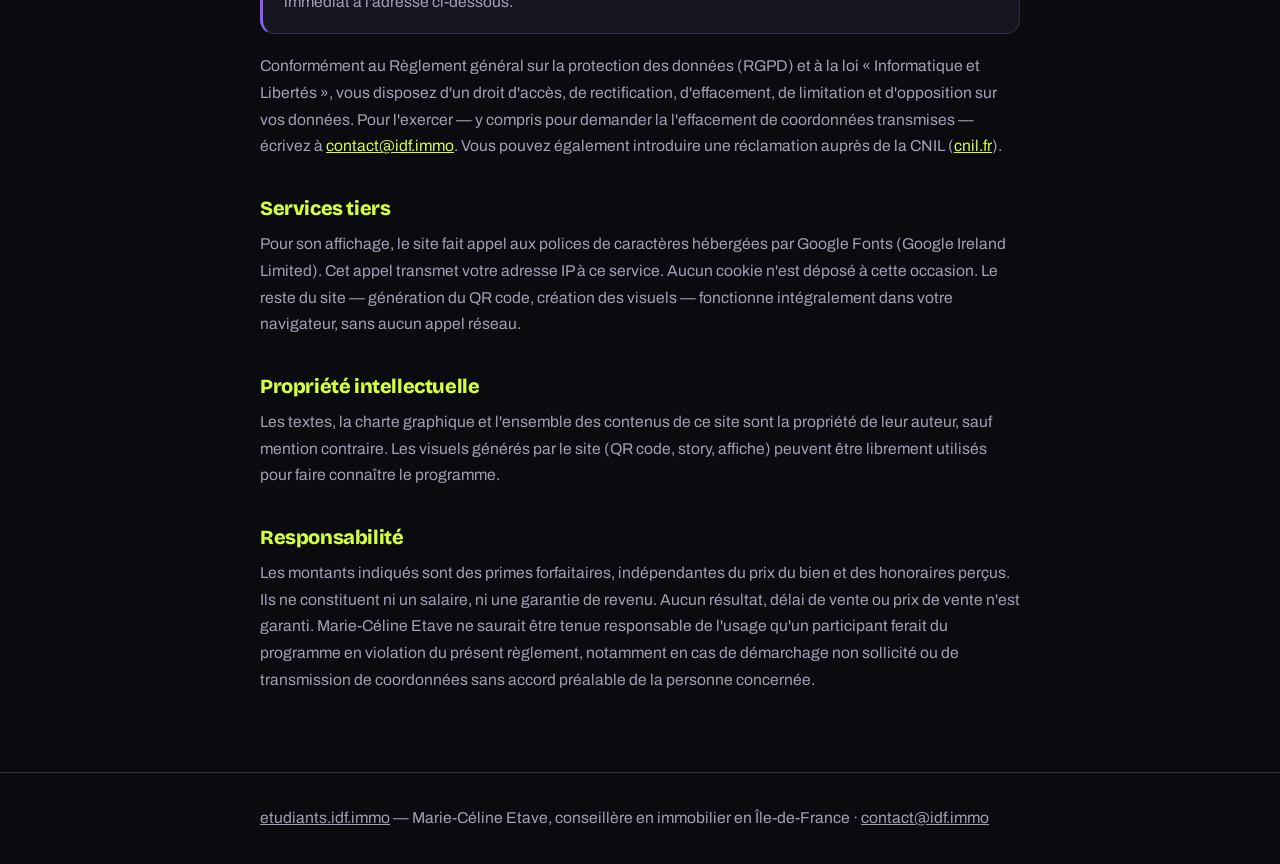
<file: mentions-legales.html>
<!DOCTYPE html>
<html lang="fr">
<head>
<meta charset="UTF-8">
<meta name="viewport" content="width=device-width, initial-scale=1.0">
<title>Mentions légales &amp; confidentialité — etudiants.idf.immo</title>
<meta name="description" content="Mentions légales, protection des données et règlement du programme de recommandation etudiants.idf.immo.">
<meta name="robots" content="noindex,follow">
<meta name="theme-color" content="#0A0A0F">
<link rel="canonical" href="https://etudiants.idf.immo/mentions-legales.html">
<link rel="icon" href="data:image/svg+xml,%3Csvg xmlns='http://www.w3.org/2000/svg' viewBox='0 0 32 32'%3E%3Crect width='32' height='32' rx='8' fill='%230A0A0F'/%3E%3Cpath d='M16 7 4 12l12 5 12-5z' fill='%23D4FF3F'/%3E%3Cpath d='M9 15v6c0 2 3.5 3.5 7 3.5s7-1.5 7-3.5v-6' fill='none' stroke='%238B5CF6' stroke-width='2.2' stroke-linecap='round'/%3E%3C/svg%3E">
<link rel="preconnect" href="https://fonts.googleapis.com">
<link rel="preconnect" href="https://fonts.gstatic.com" crossorigin>
<link href="https://fonts.googleapis.com/css2?family=Bricolage+Grotesque:opsz,wght@12..96,700;12..96,800&family=Archivo:wght@400;500;600;700&display=swap" rel="stylesheet">
<style>
:root{--nuit:#0A0A0F;--carte:#15151F;--ligne:#2C2C3D;--blanc:#F4F4F8;--gris:#A0A0B4;--lime:#D4FF3F;--violet:#8B5CF6}
*{margin:0;padding:0;box-sizing:border-box}
body{font-family:"Archivo",system-ui,sans-serif;background:var(--nuit);color:var(--blanc);line-height:1.7}
h1,h2,.marque{font-family:"Bricolage Grotesque","Archivo",sans-serif;letter-spacing:-.02em;font-weight:800;line-height:1.08}
.wrap{width:min(760px,100% - 2.4rem);margin-inline:auto}
a{color:var(--lime)}
:focus-visible{outline:3px solid var(--lime);outline-offset:3px;border-radius:6px}
header{padding:1.2rem 0;border-bottom:1px solid var(--ligne)}
.nav{display:flex;justify-content:space-between;align-items:center;gap:1rem}
.marque{font-size:1.05rem;font-weight:700;text-decoration:none;color:var(--blanc)}
.marque .pt{color:var(--lime)}
.retour{font-size:.9rem;text-decoration:none}
main{padding:2.6rem 0 4rem}
h1{font-size:clamp(1.9rem,5.4vw,2.9rem);margin-bottom:.5rem}
.chapo{color:var(--gris);margin-bottom:2.4rem}
h2{font-size:1.25rem;margin:2.4rem 0 .7rem;color:var(--lime)}
p,li{color:var(--gris);font-size:.98rem}
p{margin-bottom:.9rem}
ul,ol{margin:0 0 .9rem 1.2rem}
li{margin-bottom:.45rem}
strong,b{color:var(--blanc);font-weight:600}
.encart{background:var(--carte);border:1px solid var(--ligne);border-left:3px solid var(--violet);border-radius:14px;padding:1.1rem 1.3rem;margin:1.2rem 0}
.encart p:last-child{margin-bottom:0}
footer{border-top:1px solid var(--ligne);padding:2rem 0;color:var(--gris);font-size:.88rem}
footer a{color:var(--gris)}
.actions{display:flex;gap:.7rem;flex-wrap:wrap;margin:1.6rem 0 2.4rem}
.btn{display:inline-flex;align-items:center;gap:.5rem;padding:.7rem 1.2rem;border-radius:100px;
  border:1.5px solid var(--ligne);background:rgba(255,255,255,.07);color:var(--blanc);
  font-family:inherit;font-weight:700;font-size:.9rem;cursor:pointer;text-decoration:none}
.btn:hover{background:rgba(255,255,255,.13)}

/* En-tête du document lui-même (papier à en-tête), visible aussi à l'impression */
.entete{display:flex;justify-content:space-between;align-items:flex-start;gap:1.4rem;
  flex-wrap:wrap;padding-bottom:1.1rem;margin-bottom:1.6rem;border-bottom:2px solid var(--ligne)}
.entete .bloc-logo{display:flex;align-items:center;gap:.75rem}
.entete svg{flex:0 0 auto;display:block}
.entete .nom{font-family:"Bricolage Grotesque",sans-serif;font-weight:800;font-size:1.15rem;
  letter-spacing:-.02em;line-height:1.15;display:block;color:var(--blanc)}
.entete .sous-nom{font-size:.82rem;color:var(--gris);display:block;margin-top:.1rem}
.entete .coord{font-size:.82rem;color:var(--gris);line-height:1.5;text-align:right}
.entete .coord b{color:var(--blanc);font-weight:700}
@media(max-width:560px){.entete .coord{text-align:left}}

/* ============================ Impression ============================ */
@media print{
  @page{size:A4;margin:16mm}
  html,body{background:#fff!important;color:#000!important}
  body{font-size:10.5pt;line-height:1.45}
  /* Filet de sécurité : sur fond blanc, aucun texte ne doit rester clair.
     Les règles plus spécifiques ci-dessous reprennent la main pour les titres. */
  *{color:#1a1a1a!important;-webkit-text-fill-color:#1a1a1a!important;
    background-image:none!important;text-shadow:none!important;box-shadow:none!important}
  header,footer,.actions,.retour{display:none!important}
  main{padding:0}
  .wrap{width:100%}
  h1,h2{color:#000!important}
  /* Le papier à en-tête doit rester sur le document imprimé */
  .entete{border-bottom:2px solid #000!important;padding-bottom:.5rem;margin-bottom:.9rem;
    page-break-after:avoid;page-break-inside:avoid}
  .entete .nom{font-size:12pt;color:#000!important}
  .entete .sous-nom,.entete .coord{font-size:8.5pt;color:#333!important}
  .entete .coord b{color:#000!important}
  h1{font-size:19pt;margin-bottom:.3rem}
  h2{font-size:12.5pt;margin:1.1rem 0 .4rem;page-break-after:avoid}
  p,li{color:#111!important;font-size:10.5pt}
  strong,b,em,i{color:#000!important}
  a{color:#000!important;text-decoration:underline}
  .encart{background:#f3f3f3!important;border:1px solid #bbb!important;border-left:3px solid #000!important;page-break-inside:avoid}
  li,p{page-break-inside:avoid}
  /* Le titre du document doit rester identifiable une fois imprimé */
  h1::after{content:" — etudiants.idf.immo";font-size:11pt;font-weight:400}
}
</style>
</head>
<body>

<header>
  <div class="wrap nav">
    <a class="marque" href="./">etudiants<span class="pt">.idf.immo</span></a>
    <a class="retour" href="./">← Retour au site</a>
  </div>
</header>

<main class="wrap">

  <div class="entete">
    <div class="bloc-logo">
      <svg viewBox="0 0 32 32" width="46" height="46" role="img" aria-label="Logo etudiants.idf.immo">
        <rect width="32" height="32" rx="8" fill="#D4FF3F"></rect>
        <path d="M16 7 4 12l12 5 12-5z" fill="#0A0A0F"></path>
        <path d="M9 15v6c0 2 3.5 3.5 7 3.5s7-1.5 7-3.5v-6" fill="none" stroke="#0A0A0F" stroke-width="2.2" stroke-linecap="round"></path>
      </svg>
      <span>
        <span class="nom">etudiants.idf.immo</span>
        <span class="sous-nom">Programme de recommandation étudiant — Île-de-France</span>
      </span>
    </div>
    <div class="coord">
      <b>Marie-Céline ETAVE</b><br>
      Conseillère en immobilier · Agent commercial<br>
      06 60 98 92 92 · contact@idf.immo
    </div>
  </div>

  <h1>Mentions légales, confidentialité &amp; règlement</h1>
  <p class="chapo">Dernière mise à jour : 9 août 2026.</p>

  <div class="actions">
    <button class="btn" type="button" onclick="window.print()">🖨️ Imprimer / Enregistrer en PDF</button>
    <a class="btn" href="convention.html">📄 Voir la convention à signer</a>
  </div>

  <h2>Éditeur du site</h2>
  <p>
    Le site <strong>etudiants.idf.immo</strong> est édité par <strong>Marie-Céline ETAVE</strong>,
    entrepreneur individuel (EI), agent commercial en immobilier auprès de <strong>BSK Immobilier</strong>.
  </p>
  <ul>
    <li>Immatriculée au Registre spécial des agents commerciaux (RSAC) de Nanterre (92000) sous le numéro <strong>431 897 958 00051</strong>.</li>
    <li>Ne détient pas de fonds.</li>
    <li>Agent commercial mandaté par le réseau BSK Immobilier, titulaire de la carte professionnelle n° <strong>CP 3101 2018 000 030 369</strong>, délivrée par la CCI de Toulouse le 20/04/2024.</li>
    <li>Contact : <a href="mailto:contact@idf.immo">contact@idf.immo</a> · 06 60 98 92 92.</li>
    <li>Directrice de la publication : Marie-Céline Etave.</li>
  </ul>

  <h2>Hébergement</h2>
  <p>
    Le site est hébergé par GitHub, Inc. (service GitHub Pages), 88 Colin P. Kelly Jr. Street,
    San Francisco, CA 94107, États-Unis — <a href="https://github.com" rel="noopener">github.com</a>.
  </p>

  <h2>Objet du programme de recommandation</h2>
  <p>
    Ce site présente un programme de recommandation permettant à une personne physique majeure
    de signaler à Marie-Céline Etave une personne de son entourage envisageant de vendre un bien
    immobilier situé en Île-de-France, en contrepartie d'une prime.
  </p>
  <div class="encart">
    <p>
      <strong>Le rôle du participant se limite strictement à la mise en relation.</strong>
      Conformément à la loi n° 70-9 du 2 janvier 1970 (dite loi Hoguet), seul un professionnel
      titulaire d'une carte professionnelle peut se livrer à des opérations d'entremise
      immobilière. Le participant ne peut donc en aucun cas faire visiter un bien, l'estimer,
      négocier, rédiger ou faire signer un mandat, ni se présenter comme agent immobilier ou
      comme mandataire de Marie-Céline Etave.
    </p>
  </div>

  <h2>Règlement du programme</h2>
  <ol>
    <li><strong>Éligibilité.</strong> Programme réservé aux personnes physiques majeures au moment de la recommandation.</li>
    <li><strong>Modalité de la recommandation.</strong> La recommandation s'effectue au choix du participant, par le formulaire en ligne du site ou par appel téléphonique à Marie-Céline Etave. Dans les deux cas, le participant communique ses propres nom et prénom, ainsi que les nom, prénom, commune, nature du bien et numéro de téléphone de la personne envisageant de vendre. Le participant garantit avoir préalablement informé cette personne et recueilli son accord. Aucune recommandation n'est enregistrée par le site.</li>
    <li><strong>Territoire.</strong> Le bien recommandé doit être situé en Île-de-France (départements 75, 77, 78, 91, 92, 93, 94, 95).</li>
    <li><strong>Prime de 50 €.</strong> Due lorsque la personne recommandée signe avec Marie-Céline Etave un mandat de vente <strong>exclusif</strong> et que les diagnostics techniques obligatoires ont été réalisés. Elle est définitivement acquise, y compris si la vente n'aboutit pas.</li>
    <li><strong>Prime de 800 €.</strong> Due lorsque la vente du bien recommandé est définitivement conclue par la signature de l'acte authentique chez le notaire.</li>
    <li><strong>Versement.</strong> Par virement bancaire, sous quinze (15) jours à compter de l'événement ouvrant droit à la prime, et après signature de la convention mentionnée au point 7.</li>
    <li><strong>Antériorité.</strong> Aucune prime n'est due si la personne recommandée était déjà en relation d'affaires avec Marie-Céline Etave, ou avait déjà signé un mandat, avant la recommandation. En cas de recommandations concurrentes portant sur la même personne, seule la première enregistrée ouvre droit à la prime.</li>
    <li><strong>Convention écrite.</strong> Toute prime fait l'objet d'une convention d'indicateur d'affaires écrite, signée par les deux parties préalablement au versement, précisant le montant, les conditions et la durée.</li>
    <li><strong>Caractère occasionnel.</strong> Le programme s'adresse à des personnes agissant à titre occasionnel. Une activité d'entremise exercée de manière habituelle exigerait une carte professionnelle. À ce titre, les primes sont limitées à <strong>trois (3) ventes par participant et par année civile</strong>.</li>
    <li><strong>Exclusions.</strong> Un participant ne peut recommander ni lui-même, ni un membre de son foyer fiscal, ni un bien dont il est propriétaire ou copropriétaire. Les professionnels de l'immobilier sont exclus du programme.</li>
    <li><strong>Date de référence.</strong> La date retenue pour une recommandation est celle de son signalement par le participant — formulaire en ligne ou appel téléphonique — et non celle de la vente. Une recommandation ouvre droit à prime pendant douze (12) mois à compter de ce signalement.</li>
    <li><strong>Absence de rémunération du parrainage.</strong> Le partage du site à d'autres étudiants ne donne lieu à aucune rémunération. Seule une transaction réellement conclue ouvre droit aux primes prévues aux points 4 et 5.</li>
    <li><strong>Fiscalité.</strong> Les primes constituent un revenu imposable relevant des bénéfices non commerciaux non professionnels (article 92 du Code général des impôts). Il appartient au bénéficiaire de les déclarer, via le formulaire 2042-C-PRO. Marie-Céline Etave n'effectue aucune retenue à la source et ne peut se substituer au bénéficiaire pour cette déclaration.</li>
    <li><strong>Évolution et fin du programme.</strong> Le programme peut être modifié ou clos à tout moment. Les recommandations enregistrées avant la modification restent régies par les conditions en vigueur à leur date d'enregistrement.</li>
  </ol>

  <h2>Données personnelles &amp; confidentialité</h2>
  <p>
    <strong>Ce site ne collecte et ne stocke aucune donnée personnelle sur ses serveurs.</strong>
    Il est entièrement statique.
  </p>
  <ul>
    <li><strong>Aucun formulaire :</strong> le site ne comporte aucun champ de saisie. Vous n'y déposez aucune information, et rien n'est enregistré sur votre appareil.</li>
    <li><strong>Prise de contact :</strong> les boutons ouvrent votre application de téléphone ou de messages avec le numéro et un texte pré-remplis. L'échange a lieu directement entre vous et Marie-Céline Etave ; il ne transite pas par le site.</li>
    <li><strong>QR code et visuels :</strong> le QR code, le visuel de story et l'affiche sont fabriqués dans votre navigateur et pointent vers l'adresse publique du site. Ils ne contiennent aucune donnée personnelle et ne permettent d'identifier personne.</li>
    <li><strong>Aucun cookie</strong> de mesure d'audience, de publicité ou de traçage n'est déposé.</li>
  </ul>
  <p>
    Lorsque vous écrivez à Marie-Céline Etave, les données communiquées servent uniquement à
    répondre à votre demande, à verser les primes éventuelles et à respecter les obligations
    comptables et fiscales correspondantes (base légale : votre demande, l'exécution de la
    convention, et les obligations légales). Elles ne sont ni cédées ni vendues à des tiers.
  </p>

  <div class="encart">
    <p>
      <strong>Recommander quelqu'un, c'est parler d'une autre personne.</strong> Le participant
      transmet les coordonnées d'un tiers : il ne peut le faire qu'après avoir
      informé cette personne et recueilli son accord explicite. C'est une condition du
      programme, rappelée sur la page d'accueil avec la formulation à employer.
    </p>
    <p>
      Conformément à la doctrine de la CNIL en matière de parrainage, ces coordonnées ne sont
      utilisées qu'<strong>une seule fois</strong>, le premier contact mentionne
      <strong>l'identité du participant à l'origine de la mise en relation</strong>, la personne
      est informée de la provenance de son numéro, et ses coordonnées ne sont ni conservées ni
      réutilisées si elle ne donne pas suite. Toute personne peut demander leur effacement
      immédiat à l'adresse ci-dessous.
    </p>
  </div>

  <p>
    Conformément au Règlement général sur la protection des données (RGPD) et à la loi
    « Informatique et Libertés », vous disposez d'un droit d'accès, de rectification, d'effacement,
    de limitation et d'opposition sur vos données. Pour l'exercer — y compris pour demander la
    l'effacement de coordonnées transmises — écrivez à
    <a href="mailto:contact@idf.immo">contact@idf.immo</a>. Vous pouvez également introduire
    une réclamation auprès de la CNIL (<a href="https://www.cnil.fr" rel="noopener">cnil.fr</a>).
  </p>

  <h2>Services tiers</h2>
  <p>
    Pour son affichage, le site fait appel aux polices de caractères hébergées par Google Fonts
    (Google Ireland Limited). Cet appel transmet votre adresse IP à ce service. Aucun cookie n'est
    déposé à cette occasion. Le reste du site — génération du QR code, création des visuels —
    fonctionne intégralement dans votre navigateur, sans aucun appel réseau.
  </p>

  <h2>Propriété intellectuelle</h2>
  <p>
    Les textes, la charte graphique et l'ensemble des contenus de ce site sont la propriété de leur
    auteur, sauf mention contraire. Les visuels générés par le site (QR code, story, affiche)
    peuvent être librement utilisés pour faire connaître le programme.
  </p>

  <h2>Responsabilité</h2>
  <p>
    Les montants indiqués sont des primes forfaitaires, indépendantes du prix du bien et des
    honoraires perçus. Ils ne constituent ni un salaire, ni une garantie de revenu. Aucun résultat,
    délai de vente ou prix de vente n'est garanti. Marie-Céline Etave ne saurait être tenue
    responsable de l'usage qu'un participant ferait du programme en violation du présent règlement,
    notamment en cas de démarchage non sollicité ou de transmission de coordonnées sans accord
    préalable de la personne concernée.
  </p>
</main>

<footer>
  <div class="wrap">
    <p style="margin:0">
      <a href="./">etudiants.idf.immo</a> —
      Marie-Céline Etave, conseillère en immobilier en Île-de-France ·
      <a href="mailto:contact@idf.immo">contact@idf.immo</a>
    </p>
  </div>
</footer>

</body>
</html>
</file>
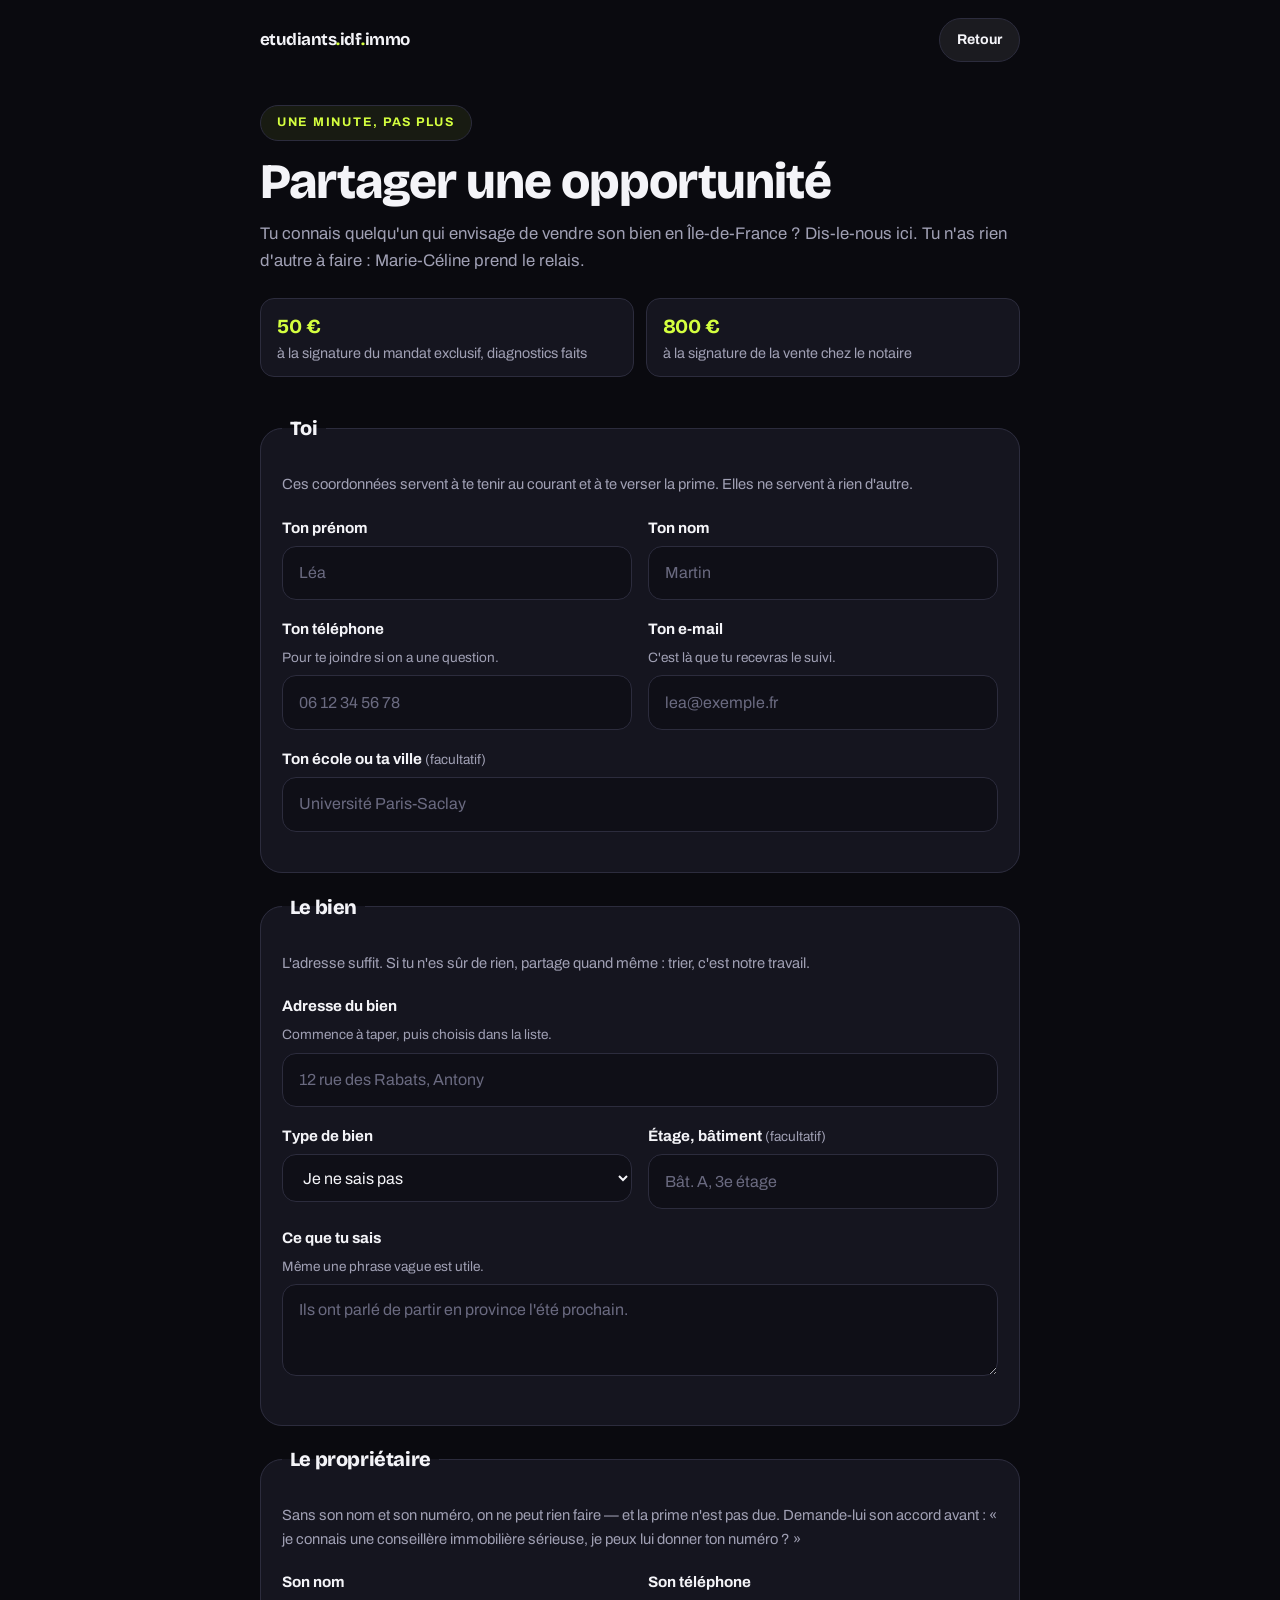
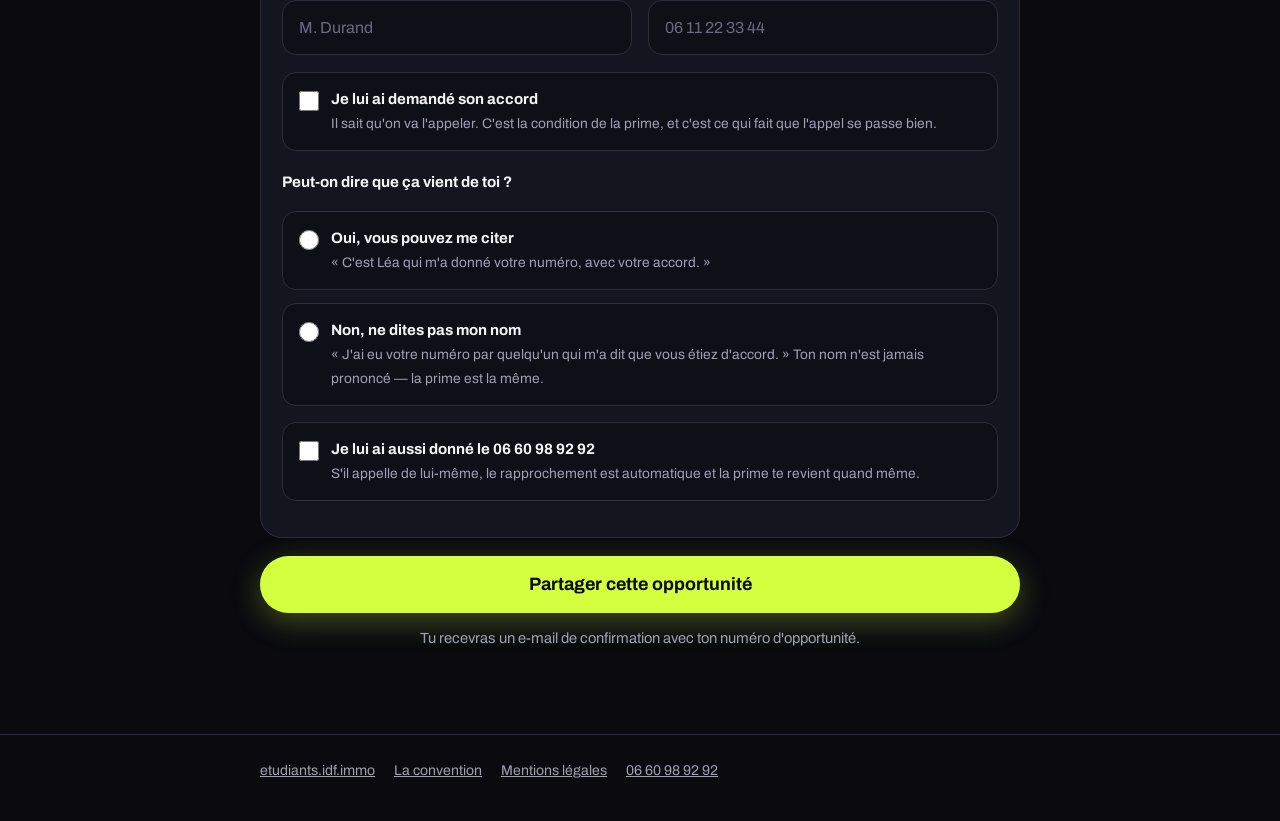
<file: partager.html>
<!DOCTYPE html>
<html lang="fr">
<head>
<meta charset="utf-8">
<meta name="viewport" content="width=device-width, initial-scale=1">
<title>Partager une opportunité — etudiants.idf.immo</title>
<meta name="description" content="Tu connais quelqu'un qui vend son bien en Île-de-France ? Partage l'info en une minute : 50 € à la signature du mandat, 800 € à la vente.">
<link rel="canonical" href="https://etudiants.idf.immo/partager.html">
<meta name="theme-color" content="#0A0A0F">
<meta name="robots" content="index,follow">
<meta property="og:type" content="website">
<meta property="og:title" content="Partager une opportunité — etudiants.idf.immo">
<meta property="og:description" content="Une minute, et 850 € possibles. Tu transmets, Marie-Céline s'occupe du reste.">
<meta property="og:url" content="https://etudiants.idf.immo/partager.html">
<meta property="og:locale" content="fr_FR">
<link rel="preconnect" href="https://fonts.googleapis.com">
<link rel="preconnect" href="https://fonts.gstatic.com" crossorigin>
<link href="https://fonts.googleapis.com/css2?family=Bricolage+Grotesque:opsz,wght@12..96,500;12..96,700;12..96,800&family=Archivo:wght@400;500;600;700&display=swap" rel="stylesheet">
<style>
/* Reprise exacte des jetons de etudiants.idf.immo — la page doit être
   indiscernable du reste du site. index.html n'est pas touché. */
:root{
  --nuit:#0A0A0F; --carte:#15151F; --ligne:#2C2C3D; --blanc:#F4F4F8;
  --gris:#A0A0B4; --lime:#D4FF3F; --violet:#8B5CF6; --rose:#FF4D8D;
  --cyan:#4DE1FF; --r:22px;
}
*{margin:0;padding:0;box-sizing:border-box}
body{font-family:"Archivo",system-ui,-apple-system,sans-serif;background:var(--nuit);
  color:var(--blanc);font-size:17px;line-height:1.6;-webkit-font-smoothing:antialiased}
h1,h2,h3{font-family:"Bricolage Grotesque","Archivo",sans-serif;line-height:1.02;
  letter-spacing:-.02em;font-weight:800}
a{color:var(--lime)}
.wrap{width:min(760px,100% - 2.4rem);margin-inline:auto}
:focus-visible{outline:3px solid var(--lime);outline-offset:3px;border-radius:6px}
.sr{position:absolute;width:1px;height:1px;overflow:hidden;clip:rect(0 0 0 0);white-space:nowrap}
@media (prefers-reduced-motion:reduce){*{transition:none!important;animation:none!important}}

.nav{display:flex;align-items:center;justify-content:space-between;gap:1rem;padding:1.1rem 0}
.marque{display:inline-flex;align-items:baseline;font-family:"Bricolage Grotesque",sans-serif;
  font-weight:700;letter-spacing:-.03em;font-size:1.06rem;text-decoration:none;color:var(--blanc)}
.marque i{font-style:normal;color:var(--lime)}

.btn{display:inline-flex;align-items:center;justify-content:center;gap:.5rem;
  padding:.95rem 1.5rem;border-radius:100px;border:0;cursor:pointer;
  font-family:"Archivo",sans-serif;font-weight:700;font-size:1rem;text-decoration:none;
  transition:transform .18s ease,box-shadow .18s ease}
.btn:hover{transform:translateY(-2px)}
.btn-p{background:var(--lime);color:#0A0A0F;box-shadow:0 8px 30px rgba(212,255,63,.28)}
.btn-p:hover{box-shadow:0 12px 38px rgba(212,255,63,.42)}
.btn-s{background:rgba(255,255,255,.07);color:var(--blanc);border:1.5px solid var(--ligne)}
.btn-sm{padding:.62rem 1.05rem;font-size:.88rem}
.btn-xl{padding:1.15rem 1.8rem;font-size:1.12rem;width:100%}
.btn:disabled{opacity:.55;transform:none;cursor:default}

.hero{padding:1.6rem 0 2.2rem}
.oeil{display:inline-block;border:1px solid var(--ligne);background:rgba(212,255,63,.07);
  color:var(--lime);padding:.42rem 1rem;border-radius:100px;font-size:.78rem;
  font-weight:700;letter-spacing:.14em;text-transform:uppercase;margin-bottom:1rem}
.hero h1{font-size:clamp(2.1rem,7vw,3.1rem)}
.hero p{color:var(--gris);margin-top:.9rem;font-size:1.05rem}
.rappel{display:flex;gap:.7rem;flex-wrap:wrap;margin-top:1.4rem}
.rappel div{background:var(--carte);border:1px solid var(--ligne);border-radius:14px;
  padding:.7rem 1rem;font-size:.9rem;color:var(--gris);flex:1 1 190px}
.rappel b{font-family:"Bricolage Grotesque",sans-serif;color:var(--lime);font-size:1.25rem;
  display:block;letter-spacing:-.02em}

form{padding-bottom:4rem}
fieldset{border:1px solid var(--ligne);background:var(--carte);border-radius:var(--r);
  padding:1.5rem 1.3rem;margin-bottom:1.1rem}
legend{font-family:"Bricolage Grotesque",sans-serif;font-weight:800;font-size:1.25rem;
  padding:0 .5rem;letter-spacing:-.02em}
.aide{color:var(--gris);font-size:.92rem;margin:.3rem 0 1.2rem}
label.ch{display:block;margin-bottom:1.05rem}
label.ch>span{display:block;font-weight:700;font-size:.95rem;margin-bottom:.35rem}
label.ch em{display:block;font-style:normal;color:var(--gris);font-size:.85rem;
  font-weight:400;margin-bottom:.4rem}
input[type=text],input[type=tel],input[type=email],select,textarea{
  width:100%;font:inherit;font-size:1rem;padding:.85rem 1rem;border-radius:14px;
  border:1.5px solid var(--ligne);background:#0F0F17;color:var(--blanc)}
input::placeholder,textarea::placeholder{color:#6A6A80}
textarea{min-height:92px;resize:vertical;line-height:1.5}
.duo{display:grid;grid-template-columns:repeat(auto-fit,minmax(180px,1fr));gap:0 1rem}

.coche{display:flex;gap:.75rem;align-items:flex-start;background:#0F0F17;
  border:1.5px solid var(--ligne);border-radius:14px;padding:.9rem 1rem;margin-bottom:.8rem;
  cursor:pointer}
.coche input{margin-top:.25rem;width:20px;height:20px;flex:none;accent-color:var(--lime)}
.coche span{font-size:.94rem}
.coche b{display:block}
.coche em{font-style:normal;color:var(--gris);font-size:.86rem}
.coche.on{border-color:var(--lime)}

.liste-ban{list-style:none;margin:.4rem 0 0;padding:0;border:1.5px solid var(--ligne);
  border-radius:14px;overflow:hidden;background:#0F0F17}
.liste-ban li{padding:.75rem 1rem;cursor:pointer;font-size:.94rem;border-top:1px solid var(--ligne)}
.liste-ban li:first-child{border-top:0}
.liste-ban li:hover,.liste-ban li[aria-selected=true]{background:rgba(212,255,63,.12)}

.err{color:var(--rose);font-size:.88rem;font-weight:600;margin-top:.35rem;display:none}
.err.on{display:block}
.msg{border-radius:14px;padding:1rem 1.1rem;margin-bottom:1.1rem;font-size:.95rem;display:none}
.msg.on{display:block}
.msg.ko{background:rgba(255,77,141,.12);border:1px solid var(--rose);color:#FFB9D2}
.msg.ok{background:rgba(212,255,63,.1);border:1px solid var(--lime);color:var(--lime)}

.fin{text-align:center;padding:3rem 0 4rem;display:none}
.fin.on{display:block}
.fin .grand{font-family:"Bricolage Grotesque",sans-serif;font-size:clamp(2rem,7vw,2.9rem);
  font-weight:800;letter-spacing:-.03em;margin-bottom:.8rem}
.fin p{color:var(--gris);margin-bottom:1.4rem}
.ref{display:inline-block;background:var(--carte);border:1px dashed var(--ligne);
  border-radius:14px;padding:.8rem 1.3rem;font-family:"Bricolage Grotesque",sans-serif;
  font-size:1.2rem;color:var(--lime);margin-bottom:1.4rem}

.pied{border-top:1px solid var(--ligne);padding:1.6rem 0 2.4rem;color:var(--gris);font-size:.88rem}
.pied a{color:var(--gris);text-decoration:underline;margin-right:1rem}
</style>
</head>
<body>

<div class="wrap">
  <nav class="nav">
    <a class="marque" href="/">etudiants<i>.</i>idf<i>.</i>immo</a>
    <a class="btn btn-s btn-sm" href="/">Retour</a>
  </nav>
</div>

<main>
<div class="wrap">

  <section class="hero">
    <span class="oeil">Une minute, pas plus</span>
    <h1>Partager une opportunité</h1>
    <p>Tu connais quelqu'un qui envisage de vendre son bien en Île-de-France&nbsp;? Dis-le-nous ici. Tu n'as rien d'autre à faire&nbsp;: Marie-Céline prend le relais.</p>
    <div class="rappel">
      <div><b>50 €</b>à la signature du mandat exclusif, diagnostics faits</div>
      <div><b>800 €</b>à la signature de la vente chez le notaire</div>
    </div>
  </section>

  <div class="msg ko" id="echec"></div>

  <form id="opp" novalidate>

    <fieldset>
      <legend>Toi</legend>
      <p class="aide">Ces coordonnées servent à te tenir au courant et à te verser la prime. Elles ne servent à rien d'autre.</p>
      <div class="duo">
        <label class="ch"><span>Ton prénom</span>
          <input type="text" id="prenom" autocomplete="given-name" placeholder="Léa"></label>
        <label class="ch"><span>Ton nom</span>
          <input type="text" id="nom" autocomplete="family-name" placeholder="Martin"></label>
      </div>
      <div class="duo">
        <label class="ch"><span>Ton téléphone</span>
          <em>Pour te joindre si on a une question.</em>
          <input type="tel" id="tel" autocomplete="tel" placeholder="06 12 34 56 78"></label>
        <label class="ch"><span>Ton e-mail</span>
          <em>C'est là que tu recevras le suivi.</em>
          <input type="email" id="email" autocomplete="email" placeholder="lea@exemple.fr"></label>
      </div>
      <label class="ch"><span>Ton école ou ta ville <em style="display:inline">(facultatif)</em></span>
        <input type="text" id="ecole" placeholder="Université Paris-Saclay"></label>
      <p class="err" id="e-toi"></p>
    </fieldset>

    <fieldset>
      <legend>Le bien</legend>
      <p class="aide">L'adresse suffit. Si tu n'es sûr de rien, partage quand même&nbsp;: trier, c'est notre travail.</p>
      <label class="ch"><span>Adresse du bien</span>
        <em>Commence à taper, puis choisis dans la liste.</em>
        <input type="text" id="adresse" autocomplete="off" placeholder="12 rue des Rabats, Antony">
      </label>
      <ul class="liste-ban" id="suggestions" hidden></ul>
      <p class="err" id="e-adresse"></p>
      <div class="duo">
        <label class="ch"><span>Type de bien</span>
          <select id="type">
            <option value="">Je ne sais pas</option>
            <option>Appartement</option>
            <option>Maison</option>
            <option>Studio</option>
            <option>Terrain</option>
            <option>Local ou autre</option>
          </select></label>
        <label class="ch"><span>Étage, bâtiment <em style="display:inline">(facultatif)</em></span>
          <input type="text" id="precision" placeholder="Bât. A, 3e étage"></label>
      </div>
      <label class="ch"><span>Ce que tu sais</span>
        <em>Même une phrase vague est utile.</em>
        <textarea id="details" placeholder="Ils ont parlé de partir en province l'été prochain."></textarea></label>
    </fieldset>

    <fieldset>
      <legend>Le propriétaire</legend>
      <p class="aide">Sans son nom et son numéro, on ne peut rien faire — et la prime n'est pas due. Demande-lui son accord avant&nbsp;: « je connais une conseillère immobilière sérieuse, je peux lui donner ton numéro&nbsp;? »</p>
      <div class="duo">
        <label class="ch"><span>Son nom</span>
          <input type="text" id="p-nom" placeholder="M. Durand"></label>
        <label class="ch"><span>Son téléphone</span>
          <input type="tel" id="p-tel" placeholder="06 11 22 33 44"></label>
      </div>
      <p class="err" id="e-proprio"></p>

      <label class="coche" id="l-accord">
        <input type="checkbox" id="accord">
        <span><b>Je lui ai demandé son accord</b>
        <em>Il sait qu'on va l'appeler. C'est la condition de la prime, et c'est ce qui fait que l'appel se passe bien.</em></span>
      </label>
      <p class="err" id="e-accord"></p>

      <label class="ch" style="margin-top:1.2rem"><span>Peut-on dire que ça vient de toi&nbsp;?</span></label>
      <label class="coche"><input type="radio" name="citation" value="oui" id="cite-oui">
        <span><b>Oui, vous pouvez me citer</b>
        <em>« C'est Léa qui m'a donné votre numéro, avec votre accord. »</em></span></label>
      <label class="coche"><input type="radio" name="citation" value="non" id="cite-non">
        <span><b>Non, ne dites pas mon nom</b>
        <em>« J'ai eu votre numéro par quelqu'un qui m'a dit que vous étiez d'accord. » Ton nom n'est jamais prononcé — la prime est la même.</em></span></label>
      <p class="err" id="e-citation"></p>

      <label class="coche" style="margin-top:1rem"><input type="checkbox" id="numero">
        <span><b>Je lui ai aussi donné le 06 60 98 92 92</b>
        <em>S'il appelle de lui-même, le rapprochement est automatique et la prime te revient quand même.</em></span></label>
    </fieldset>

    <button class="btn btn-p btn-xl" type="submit" id="envoyer">Partager cette opportunité</button>
    <p class="aide" style="text-align:center;margin-top:.9rem">Tu recevras un e-mail de confirmation avec ton numéro d'opportunité.</p>
  </form>

  <section class="fin" id="fin">
    <div class="grand">C'est parti&nbsp;!</div>
    <div class="ref" id="ref"></div>
    <p>Marie-Céline te répond en moins de 24 heures. Tu recevras un e-mail de confirmation — regarde aussi dans tes indésirables.</p>
    <a class="btn btn-s" href="/">Revenir à l'accueil</a>
  </section>

</div>
</main>

<footer class="pied">
  <div class="wrap">
    <a href="/">etudiants.idf.immo</a>
    <a href="convention.html">La convention</a>
    <a href="mentions-legales.html">Mentions légales</a>
    <a href="tel:+33660989292">06 60 98 92 92</a>
  </div>
</footer>

<script>
(function(){
  "use strict";
  var $ = function(id){ return document.getElementById(id); };
  var DEPTS = ["75","77","78","91","92","93","94","95"];
  var choisie = null;   // l'adresse retenue dans la Base Adresse Nationale

  /* ---------- autocomplétion d'adresse (Base Adresse Nationale) ---------- */
  var minuteur, liste = $("suggestions");
  $("adresse").addEventListener("input", function(){
    choisie = null;
    var q = this.value.trim();
    clearTimeout(minuteur);
    if (q.length < 4){ liste.hidden = true; return; }
    minuteur = setTimeout(function(){
      fetch("https://api-adresse.data.gouv.fr/search/?limit=5&q=" + encodeURIComponent(q))
        .then(function(r){ return r.json(); })
        .then(function(d){
          var f = (d && d.features) || [];
          if (!f.length){ liste.hidden = true; return; }
          liste.innerHTML = f.map(function(x, i){
            return '<li data-i="' + i + '">' + x.properties.label + "</li>";
          }).join("");
          liste.hidden = false;
          liste.querySelectorAll("li").forEach(function(li){
            li.addEventListener("click", function(){
              var p = f[li.dataset.i].properties;
              choisie = p;
              $("adresse").value = p.label;
              liste.hidden = true;
              verifieZone();
            });
          });
        })
        .catch(function(){ liste.hidden = true; });
    }, 250);
  });

  function verifieZone(){
    var e = $("e-adresse");
    if (choisie && DEPTS.indexOf(String(choisie.postcode).slice(0,2)) === -1){
      e.textContent = "Cette adresse ne semble pas être en Île-de-France. Le programme ne couvre que les huit départements franciliens.";
      e.classList.add("on");
      return false;
    }
    e.classList.remove("on");
    return true;
  }

  /* ---------- validation ---------- */
  function dire(id, texte){
    var e = $(id);
    e.textContent = texte || "";
    e.classList.toggle("on", !!texte);
    return !texte;
  }

  function valide(){
    var ok = true;
    ok = dire("e-toi",
      (!$("prenom").value.trim() || !$("tel").value.trim() || !$("email").value.trim() ||
       $("email").value.indexOf("@") < 1)
        ? "Il nous faut ton prénom, ton téléphone et un e-mail valide." : "") && ok;
    ok = dire("e-adresse", !$("adresse").value.trim() ? "Indique l'adresse du bien." : "") && ok;
    if (ok) ok = verifieZone();
    ok = dire("e-proprio",
      (!$("p-nom").value.trim() || !$("p-tel").value.trim())
        ? "Le nom et le téléphone du propriétaire sont indispensables : sans eux, on ne peut pas l'appeler." : "") && ok;
    ok = dire("e-accord", !$("accord").checked
        ? "Coche la case : il faut avoir demandé son accord au propriétaire." : "") && ok;
    ok = dire("e-citation", !($("cite-oui").checked || $("cite-non").checked)
        ? "Dis-nous si on peut te citer." : "") && ok;
    return ok;
  }

  // L'erreur disparaît dès que la personne corrige.
  ["prenom","tel","email","adresse","p-nom","p-tel"].forEach(function(id){
    $(id).addEventListener("input", function(){
      var e = document.querySelector(".err.on");
      if (e) valide();
    });
  });
  $("accord").addEventListener("change", function(){
    $("l-accord").classList.toggle("on", this.checked);
    if ($("e-accord").classList.contains("on")) valide();
  });

  /* ---------- envoi ---------- */
  $("opp").addEventListener("submit", function(ev){
    ev.preventDefault();
    $("echec").classList.remove("on");
    if (!valide()){
      var p = document.querySelector(".err.on");
      if (p) p.scrollIntoView({behavior:"smooth", block:"center"});
      return;
    }
    var b = $("envoyer");
    b.disabled = true; b.textContent = "Envoi…";

    var ref = "ETU-" + new Date().getFullYear() + "-" +
              String(Math.floor(Math.random()*9000)+1000);
    var cite = $("cite-oui").checked;

    var d = new FormData();
    d.append("_subject", "Opportunité étudiant " + ref + " — " + $("adresse").value.trim());
    d.append("_captcha", "false");
    d.append("_template", "table");
    d.append("email", $("email").value.trim());
    d.append("Référence", ref);
    d.append("Réseau", "etudiants.idf.immo");
    d.append("Étudiant", $("prenom").value.trim() + " " + $("nom").value.trim());
    d.append("Téléphone étudiant", $("tel").value.trim());
    d.append("E-mail étudiant", $("email").value.trim());
    d.append("École ou ville", $("ecole").value.trim());
    d.append("Adresse du bien", $("adresse").value.trim());
    d.append("Identifiant BAN", choisie ? choisie.id : "");
    d.append("Commune", choisie ? choisie.city : "");
    d.append("Code postal", choisie ? choisie.postcode : "");
    d.append("Type de bien", $("type").value);
    d.append("Précision", $("precision").value.trim());
    d.append("Ce qu'il sait", $("details").value.trim());
    d.append("Propriétaire", $("p-nom").value.trim());
    d.append("Téléphone propriétaire", $("p-tel").value.trim());
    d.append("Accord recueilli", "oui");
    d.append("Peut-on citer l'étudiant", cite ? "OUI" : "NON — ne jamais le nommer");
    d.append("A donné notre numéro", $("numero").checked ? "oui" : "non");
    d.append("_autoresponse",
      "Bonjour " + $("prenom").value.trim() + ",\n\n" +
      "C'est bien reçu. Ton opportunité porte le numéro " + ref + ".\n\n" +
      "Je te réponds en moins de 24 heures : je te dirai si je donne suite, et pourquoi. " +
      "Ensuite je m'occupe de tout — tu n'as plus rien à faire.\n\n" +
      "Pour rappel : 50 € à la signature d'un mandat exclusif (diagnostics réalisés), " +
      "800 € à la signature de la vente chez le notaire.\n\n" +
      "Une question ? Appelle-moi au 06 60 98 92 92.\n\n" +
      "Marie-Céline Etave\nConseillère en immobilier — Île-de-France\netudiants.idf.immo");

    fetch("https://formsubmit.co/ajax/contact@idf.immo", {
      method:"POST", headers:{ "Accept":"application/json" }, body:d
    })
    .then(function(r){ if (!r.ok) throw new Error(r.status); return r.json(); })
    .then(function(rep){
      // Le service peut répondre 200 en refusant l'envoi — un formulaire non
      // activé, par exemple. Sans ce contrôle, l'écran de confirmation
      // s'afficherait alors que rien n'est parti.
      if (!rep || (rep.success !== "true" && rep.success !== true)) {
        var refus = new Error((rep && rep.message) ? rep.message : "le service d'envoi a refusé l'envoi");
        refus.refusDuService = true;
        throw refus;
      }
      $("opp").style.display = "none";
      document.querySelector(".hero").style.display = "none";
      $("ref").textContent = ref;
      $("fin").classList.add("on");
      window.scrollTo(0,0);
    })
    .catch(function(e){
      b.disabled = false; b.textContent = "Partager cette opportunité";
      var m = $("echec");
      // Dire ce qui s'est réellement passé : un refus du service d'envoi et une
      // panne de réseau ne se corrigent pas de la même façon.
      var detail = (e && e.refusDuService)
        ? "Le service d'envoi a répondu : " + e.message
        : "La connexion au service d'envoi n'a pas abouti.";
      m.innerHTML = "<strong>L'envoi n'a pas fonctionné.</strong> Rien n'est perdu : " +
        "réessaie dans un instant, ou appelle Marie-Céline au " +
        '<a href="tel:+33660989292">06 60 98 92 92</a>. Elle enregistrera ton opportunité avec toi, ' +
        "et la date de ton appel comptera de la même façon." +
        '<span style="display:block;margin-top:8px;font-size:.85rem;opacity:.85">' + detail + "</span>";
      m.classList.add("on");
      m.scrollIntoView({behavior:"smooth", block:"center"});
    });
  });
})();
</script>
</body>
</html>
</file>
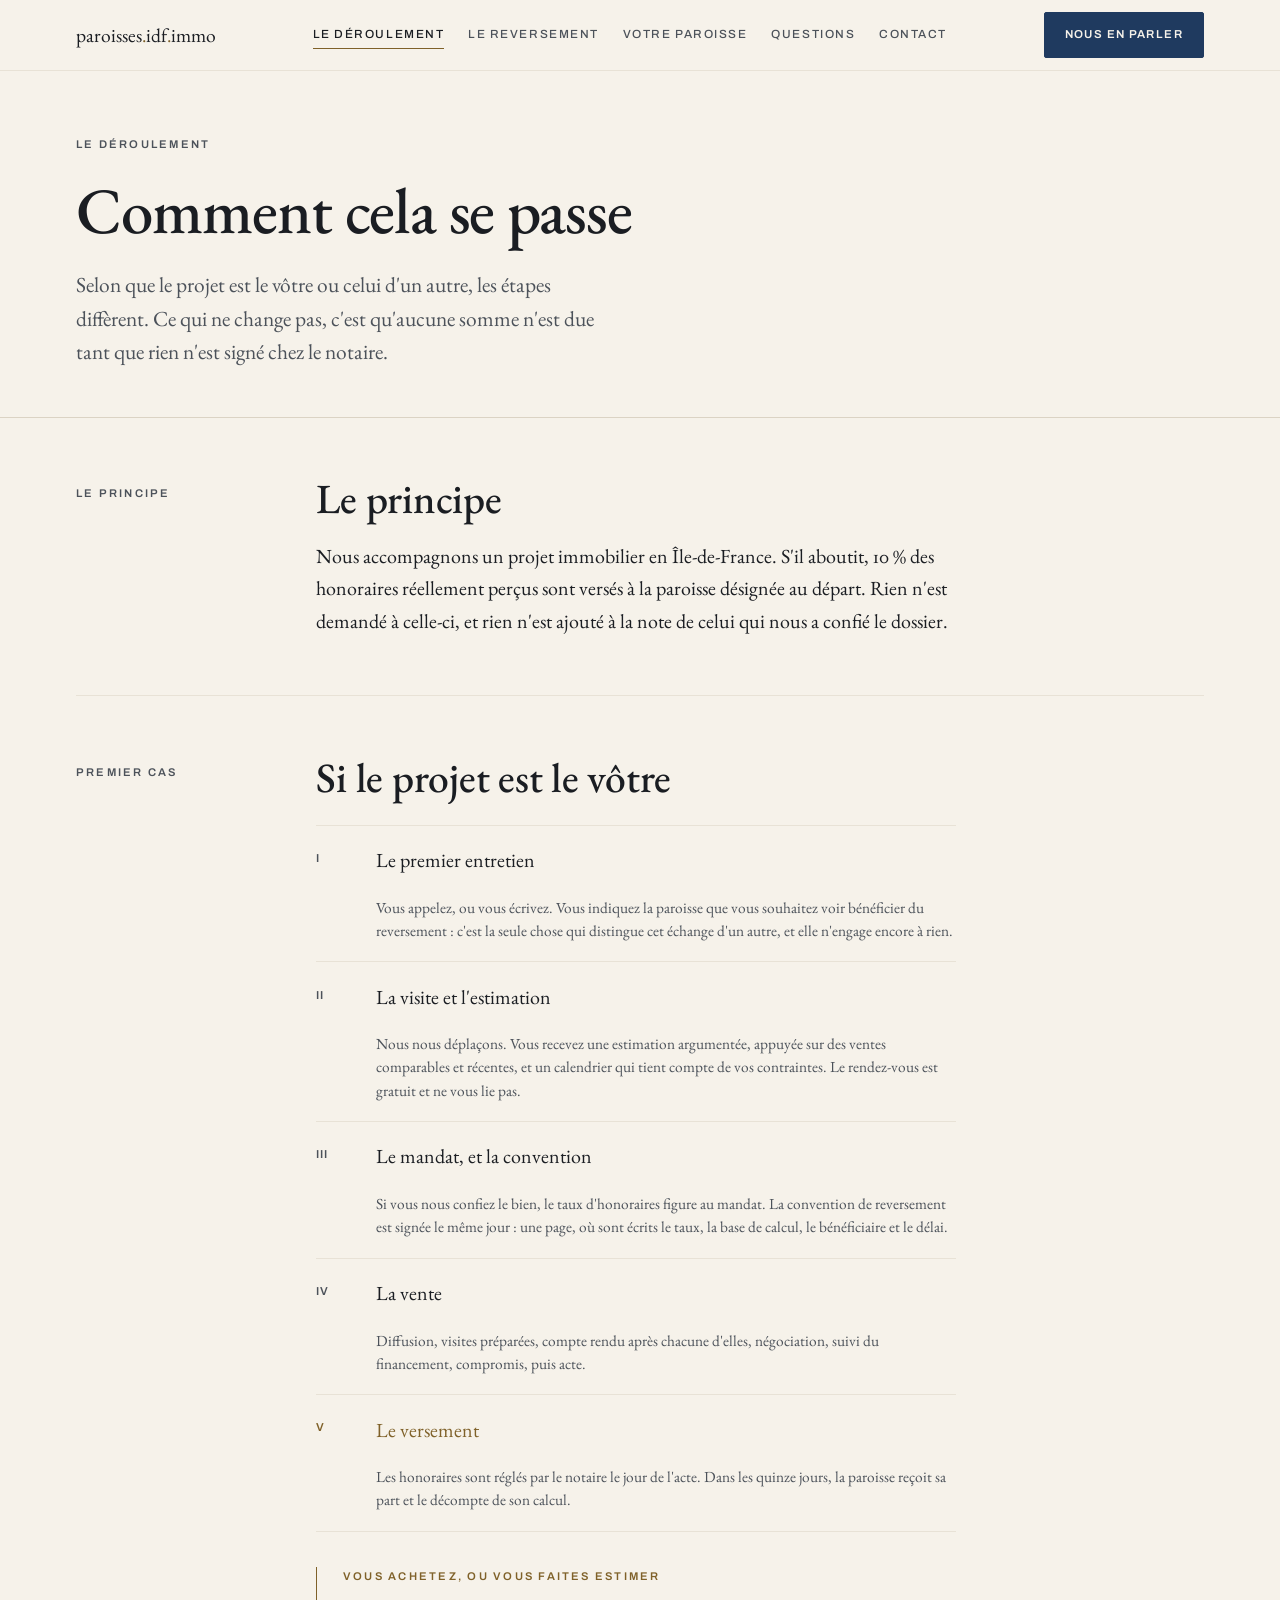
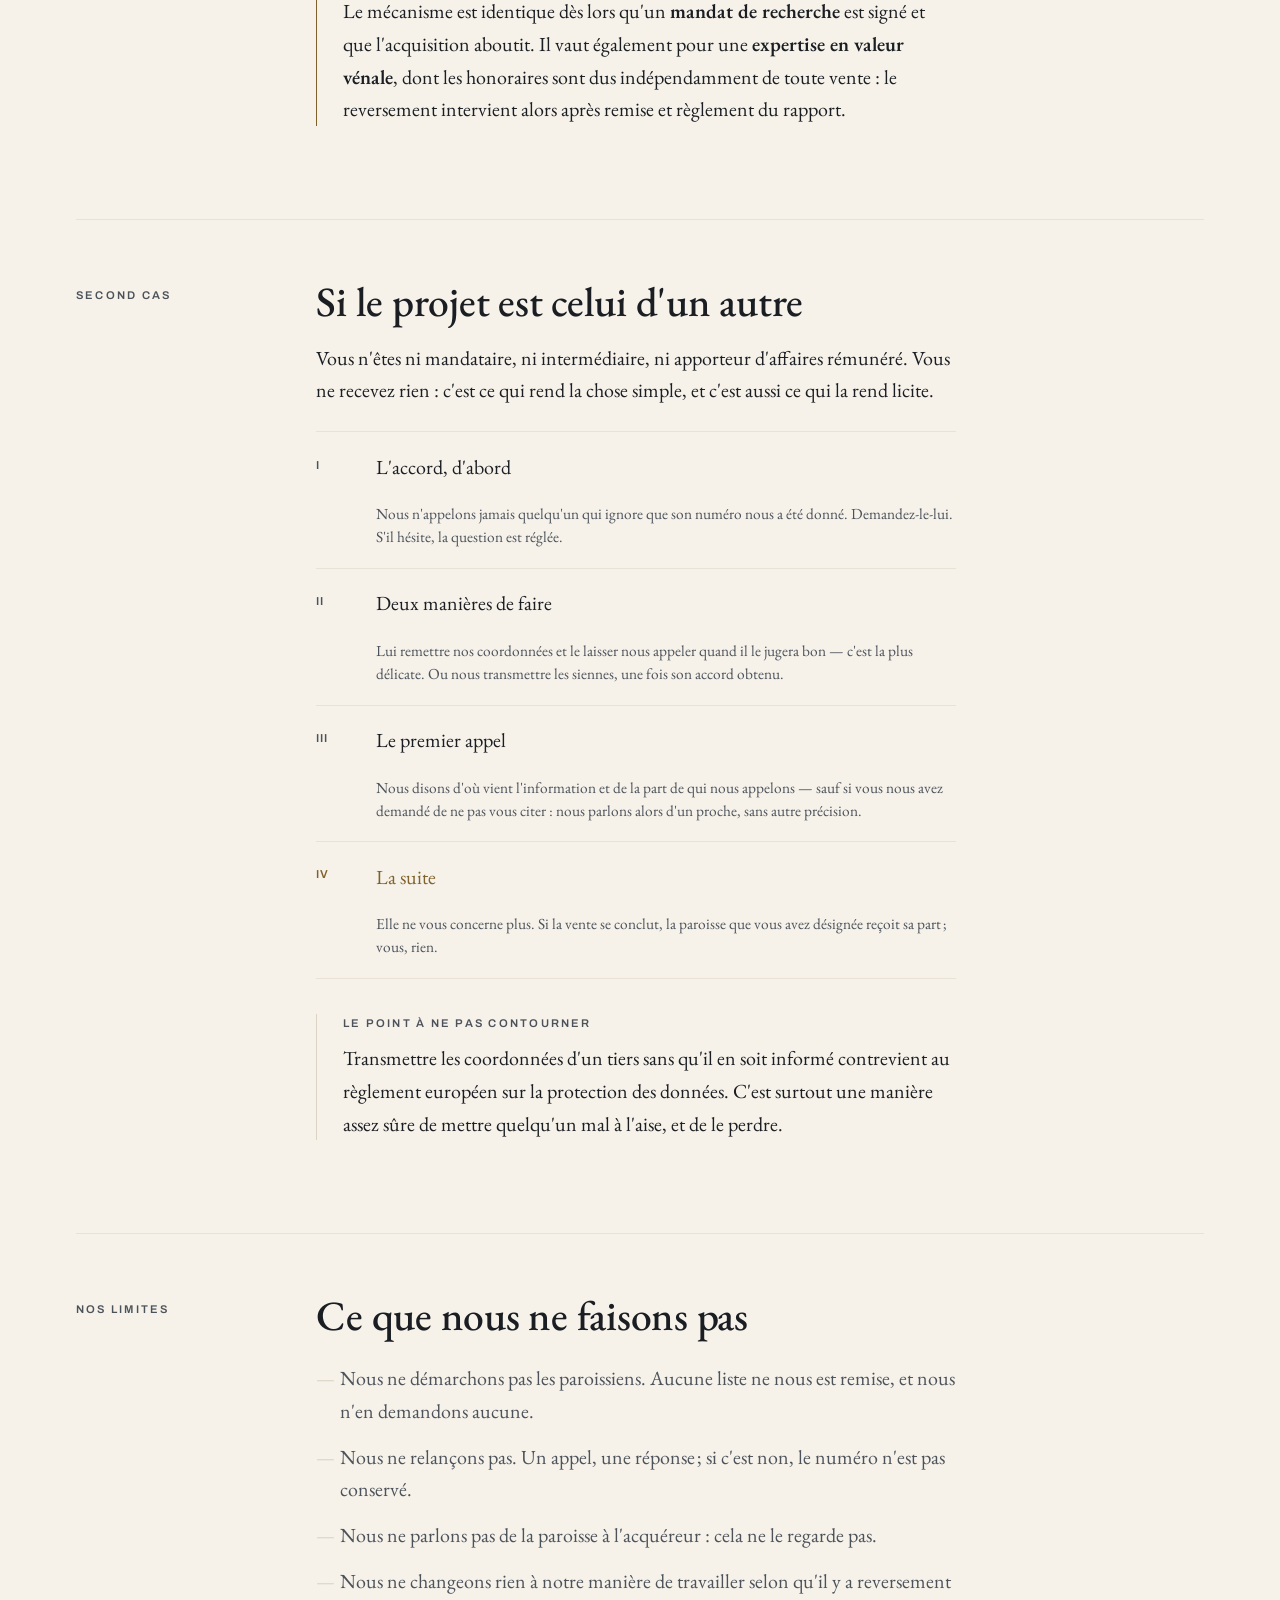
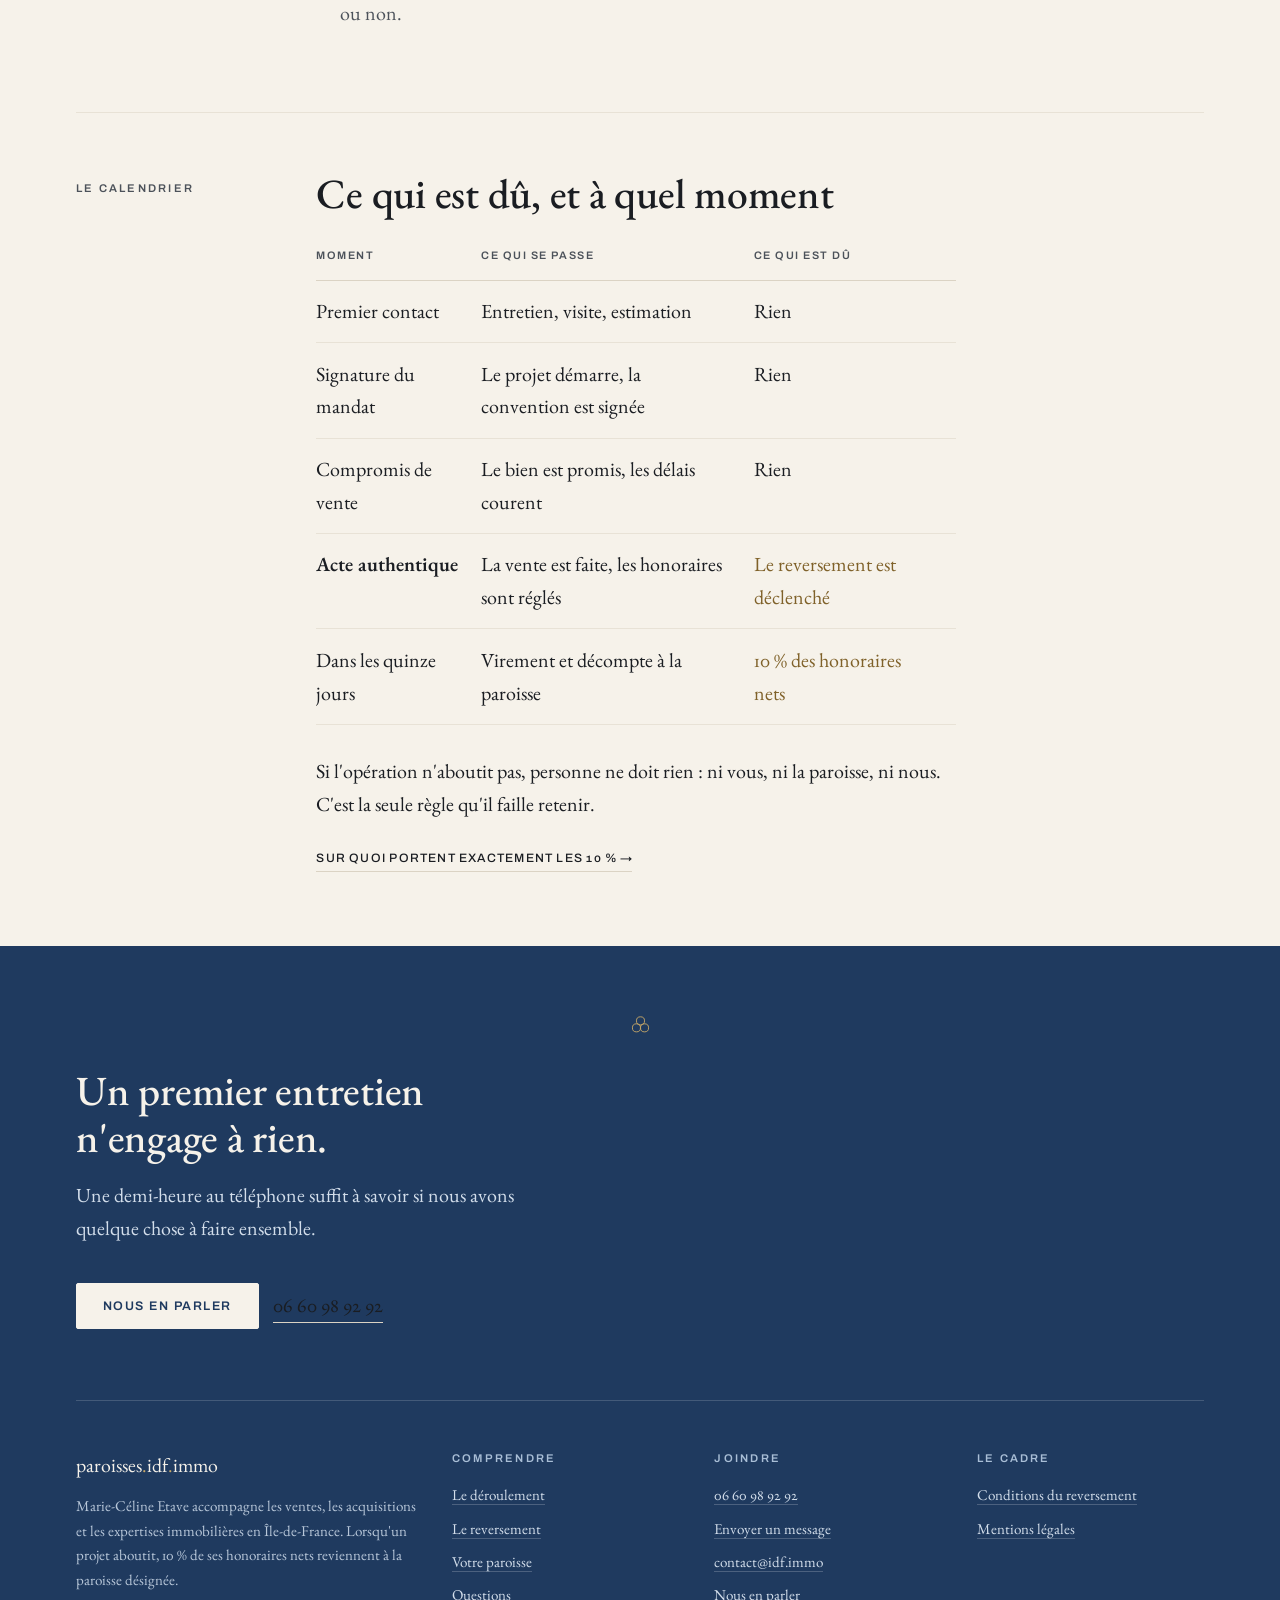
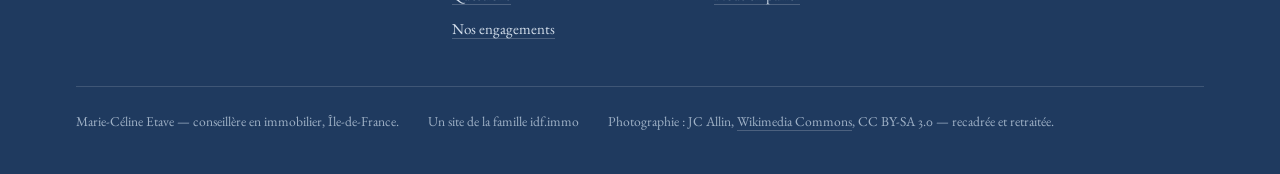
<file: paroisses.idf.immo/comment-cela-se-passe.html>
<!DOCTYPE html>
<html lang="fr">
<head>
<meta charset="utf-8">
<meta name="viewport" content="width=device-width, initial-scale=1">
<title>Comment cela se passe — paroisses.idf.immo</title>
<meta name="description" content="Le déroulement complet, que le projet immobilier soit le vôtre ou celui d'une personne que vous recommandez : les étapes, le calendrier, et ce qui est dû à chaque moment.">
<link rel="canonical" href="https://paroisses.idf.immo/comment-cela-se-passe.html">
<meta name="theme-color" content="#F6F2EA">
<meta property="og:type" content="article">
<meta property="og:site_name" content="paroisses.idf.immo">
<meta property="og:title" content="Comment cela se passe">
<meta property="og:description" content="Le déroulement complet, que le projet immobilier soit le vôtre ou celui d'une personne que vous recommandez : les étapes, le calendrier, et ce qui est dû à chaque moment.">
<meta property="og:url" content="https://paroisses.idf.immo/comment-cela-se-passe.html">
<meta property="og:locale" content="fr_FR">
<meta property="og:image" content="https://paroisses.idf.immo/images/saint-saturnin-1400.jpg">
<meta property="og:image:alt" content="L'église Saint-Saturnin d'Antony, façade et clocher">
<meta name="twitter:card" content="summary_large_image">
<link rel="icon" href="data:image/svg+xml,%3Csvg xmlns='http://www.w3.org/2000/svg' viewBox='0 0 24 24'%3E%3Crect width='24' height='24' fill='%23F6F2EA'/%3E%3Cg fill='none' stroke='%237F6129' stroke-width='1.3'%3E%3Ccircle cx='12' cy='6.11' r='5.1'/%3E%3Ccircle cx='17.11' cy='14.95' r='5.1'/%3E%3Ccircle cx='6.89' cy='14.95' r='5.1'/%3E%3C/g%3E%3C/svg%3E">
<link rel="preconnect" href="https://fonts.googleapis.com">
<link rel="preconnect" href="https://fonts.gstatic.com" crossorigin>
<link href="https://fonts.googleapis.com/css2?family=Archivo:wght@500;600&family=EB+Garamond:ital,wght@0,400;0,500;0,600;1,400&display=swap" rel="stylesheet">
<link rel="stylesheet" href="styles.css">
</head>
<body class="a-barre">
<a class="saut" href="#principal">Aller au contenu</a>

<header class="entete">
  <div class="page">
    <a class="enseigne" href="index.html">paroisses<span class="pt">.</span>idf<span class="pt">.</span>immo</a>
    <nav class="menu" aria-label="Navigation principale">
      <a href="comment-cela-se-passe.html" aria-current="page">Le déroulement</a>
      <a href="le-reversement.html">Le reversement</a>
      <a href="votre-paroisse.html">Votre paroisse</a>
      <a href="questions.html">Questions</a>
      <a href="contact.html">Contact</a>
    </nav>
    <a class="bouton" href="nous-en-parler.html">Nous en parler</a>
  </div>
</header>

<main id="principal">
  <section class="frontispice">
    <div class="page">
      <span class="mention">Le déroulement</span>
      <h1>Comment cela se passe</h1>
      <p class="chapeau">Selon que le projet est le vôtre ou celui d'un autre, les étapes diffèrent. Ce qui ne change pas, c'est qu'aucune somme n'est due tant que rien n'est signé chez le notaire.</p>
    </div>
  </section>
  <section class="texte">
    <div class="page">

      <div class="rubrique">
        <div class="marge"><span class="mention">Le principe</span></div>
        <div>
          <h2>Le principe</h2>
          <p>Nous accompagnons un projet immobilier en Île-de-France. S'il aboutit, 10&nbsp;% des honoraires réellement perçus sont versés à la paroisse désignée au départ. Rien n'est demandé à celle-ci, et rien n'est ajouté à la note de celui qui nous a confié le dossier.</p>
        </div>
      </div>

      <div class="rubrique">
        <div class="marge"><span class="mention">Premier cas</span></div>
        <div>
          <h2 id="votre-projet">Si le projet est le vôtre</h2>
          <ol class="deroule">
          <li><span class="quoi">Le premier entretien</span><span class="glose">Vous appelez, ou vous écrivez. Vous indiquez la paroisse que vous souhaitez voir bénéficier du reversement&nbsp;: c'est la seule chose qui distingue cet échange d'un autre, et elle n'engage encore à rien.</span></li>
          <li><span class="quoi">La visite et l'estimation</span><span class="glose">Nous nous déplaçons. Vous recevez une estimation argumentée, appuyée sur des ventes comparables et récentes, et un calendrier qui tient compte de vos contraintes. Le rendez-vous est gratuit et ne vous lie pas.</span></li>
          <li><span class="quoi">Le mandat, et la convention</span><span class="glose">Si vous nous confiez le bien, le taux d'honoraires figure au mandat. La convention de reversement est signée le même jour&nbsp;: une page, où sont écrits le taux, la base de calcul, le bénéficiaire et le délai.</span></li>
          <li><span class="quoi">La vente</span><span class="glose">Diffusion, visites préparées, compte rendu après chacune d'elles, négociation, suivi du financement, compromis, puis acte.</span></li>
          <li class="terme"><span class="quoi">Le versement</span><span class="glose">Les honoraires sont réglés par le notaire le jour de l'acte. Dans les quinze jours, la paroisse reçoit sa part et le décompte de son calcul.</span></li>
          </ol>

          <div class="incise">
          <span class="mention mention-bronze">Vous achetez, ou vous faites estimer</span>
          <p>Le mécanisme est identique dès lors qu'un <strong>mandat de recherche</strong> est signé et que l'acquisition aboutit. Il vaut également pour une <strong>expertise en valeur vénale</strong>, dont les honoraires sont dus indépendamment de toute vente&nbsp;: le reversement intervient alors après remise et règlement du rapport.</p>
          </div>
        </div>
      </div>

      <div class="rubrique">
        <div class="marge"><span class="mention">Second cas</span></div>
        <div>
          <h2 id="recommander">Si le projet est celui d'un autre</h2>
          <p>Vous n'êtes ni mandataire, ni intermédiaire, ni apporteur d'affaires rémunéré. Vous ne recevez rien&nbsp;: c'est ce qui rend la chose simple, et c'est aussi ce qui la rend licite.</p>
          <ol class="deroule">
          <li><span class="quoi">L'accord, d'abord</span><span class="glose">Nous n'appelons jamais quelqu'un qui ignore que son numéro nous a été donné. Demandez-le-lui. S'il hésite, la question est réglée.</span></li>
          <li><span class="quoi">Deux manières de faire</span><span class="glose">Lui remettre nos coordonnées et le laisser nous appeler quand il le jugera bon — c'est la plus délicate. Ou nous transmettre les siennes, une fois son accord obtenu.</span></li>
          <li><span class="quoi">Le premier appel</span><span class="glose">Nous disons d'où vient l'information et de la part de qui nous appelons — sauf si vous nous avez demandé de ne pas vous citer&nbsp;: nous parlons alors d'un proche, sans autre précision.</span></li>
          <li class="terme"><span class="quoi">La suite</span><span class="glose">Elle ne vous concerne plus. Si la vente se conclut, la paroisse que vous avez désignée reçoit sa part&#8239;; vous, rien.</span></li>
          </ol>

          <div class="incise incise-sobre">
          <span class="mention">Le point à ne pas contourner</span>
          <p>Transmettre les coordonnées d'un tiers sans qu'il en soit informé contrevient au règlement européen sur la protection des données. C'est surtout une manière assez sûre de mettre quelqu'un mal à l'aise, et de le perdre.</p>
          </div>
        </div>
      </div>

      <div class="rubrique">
        <div class="marge"><span class="mention">Nos limites</span></div>
        <div>
          <h2>Ce que nous ne faisons pas</h2>
          <ul class="refus">
          <li>Nous ne démarchons pas les paroissiens. Aucune liste ne nous est remise, et nous n'en demandons aucune.</li>
          <li>Nous ne relançons pas. Un appel, une réponse&#8239;; si c'est non, le numéro n'est pas conservé.</li>
          <li>Nous ne parlons pas de la paroisse à l'acquéreur&nbsp;: cela ne le regarde pas.</li>
          <li>Nous ne changeons rien à notre manière de travailler selon qu'il y a reversement ou non.</li>
          </ul>
        </div>
      </div>

      <div class="rubrique">
        <div class="marge"><span class="mention">Le calendrier</span></div>
        <div>
          <h2>Ce qui est dû, et à quel moment</h2>
          <div class="tableau">
          <table>
          <thead><tr><th>Moment</th><th>Ce qui se passe</th><th>Ce qui est dû</th></tr></thead>
          <tbody>
          <tr><td>Premier contact</td><td>Entretien, visite, estimation</td><td>Rien</td></tr>
          <tr><td>Signature du mandat</td><td>Le projet démarre, la convention est signée</td><td>Rien</td></tr>
          <tr><td>Compromis de vente</td><td>Le bien est promis, les délais courent</td><td>Rien</td></tr>
          <tr><td><strong>Acte authentique</strong></td><td>La vente est faite, les honoraires sont réglés</td><td><span class="bronze">Le reversement est déclenché</span></td></tr>
          <tr><td>Dans les quinze jours</td><td>Virement et décompte à la paroisse</td><td><span class="bronze">10&nbsp;% des honoraires nets</span></td></tr>
          </tbody>
          </table>
          </div>
          <p>Si l'opération n'aboutit pas, personne ne doit rien&nbsp;: ni vous, ni la paroisse, ni nous. C'est la seule règle qu'il faille retenir.</p>

          <p><a class="suite" href="le-reversement.html">Sur quoi portent exactement les 10&nbsp;%</a></p>
        </div>
      </div>


    </div>
  </section>

  <section class="clausule">
    <div class="page">
      <div class="fleuron"><svg class="trilobe" viewBox="0 0 24 24" role="presentation" focusable="false" aria-hidden="true"><circle cx="12" cy="6.11" r="5.1"/><circle cx="17.11" cy="14.95" r="5.1"/><circle cx="6.89" cy="14.95" r="5.1"/></svg></div>
      <h2>Un premier entretien n'engage à rien.</h2>
      <p>Une demi-heure au téléphone suffit à savoir si nous avons quelque chose à faire ensemble.</p>
      <div class="gestes">
        <a class="bouton bouton-clair" href="nous-en-parler.html">Nous en parler</a>
        <a class="tel" href="tel:+33660989292">06 60 98 92 92</a>
      </div>
    </div>
  </section>

</main>

<footer class="pied">
  <div class="page">
    <div class="filet-haut">
      <div class="grille">
        <div>
          <a class="enseigne" href="index.html">paroisses<span class="pt">.</span>idf<span class="pt">.</span>immo</a>
          <p>Marie-Céline Etave accompagne les ventes, les acquisitions et les expertises immobilières en Île-de-France. Lorsqu'un projet aboutit, 10&nbsp;% de ses honoraires nets reviennent à la paroisse désignée.</p>
        </div>
        <div>
          <span class="mention">Comprendre</span>
          <ul>
            <li><a href="comment-cela-se-passe.html">Le déroulement</a></li>
            <li><a href="le-reversement.html">Le reversement</a></li>
            <li><a href="votre-paroisse.html">Votre paroisse</a></li>
            <li><a href="questions.html">Questions</a></li>
            <li><a href="nos-engagements.html">Nos engagements</a></li>
          </ul>
        </div>
        <div>
          <span class="mention">Joindre</span>
          <ul>
            <li><a class="tel" href="tel:+33660989292">06 60 98 92 92</a></li>
            <li><a href="sms:+33660989292">Envoyer un message</a></li>
            <li><a href="mailto:contact@idf.immo">contact@idf.immo</a></li>
            <li><a href="nous-en-parler.html">Nous en parler</a></li>
          </ul>
        </div>
        <div>
          <span class="mention">Le cadre</span>
          <ul>
            <li><a href="conditions-du-reversement.html">Conditions du reversement</a></li>
            <li><a href="mentions-legales.html">Mentions légales</a></li>
          </ul>
        </div>
      </div>
      <div class="bas">
        <span>Marie-Céline Etave — conseillère en immobilier, Île-de-France.</span>
        <span>Un site de la famille idf.immo</span>
        <span>Photographie&nbsp;: JC Allin, <a href="https://commons.wikimedia.org/wiki/File:92-Antony-place-St-Saturnin.jpg" rel="license noopener" target="_blank">Wikimedia Commons</a>, CC BY-SA 3.0 — recadrée et retraitée.</span>
      </div>
    </div>
  </div>
</footer>

<div class="barre" id="barre">
  <a class="bouton" href="nous-en-parler.html">Nous en parler</a>
</div>

<script src="site.js" defer></script>
</body>
</html>
</file>
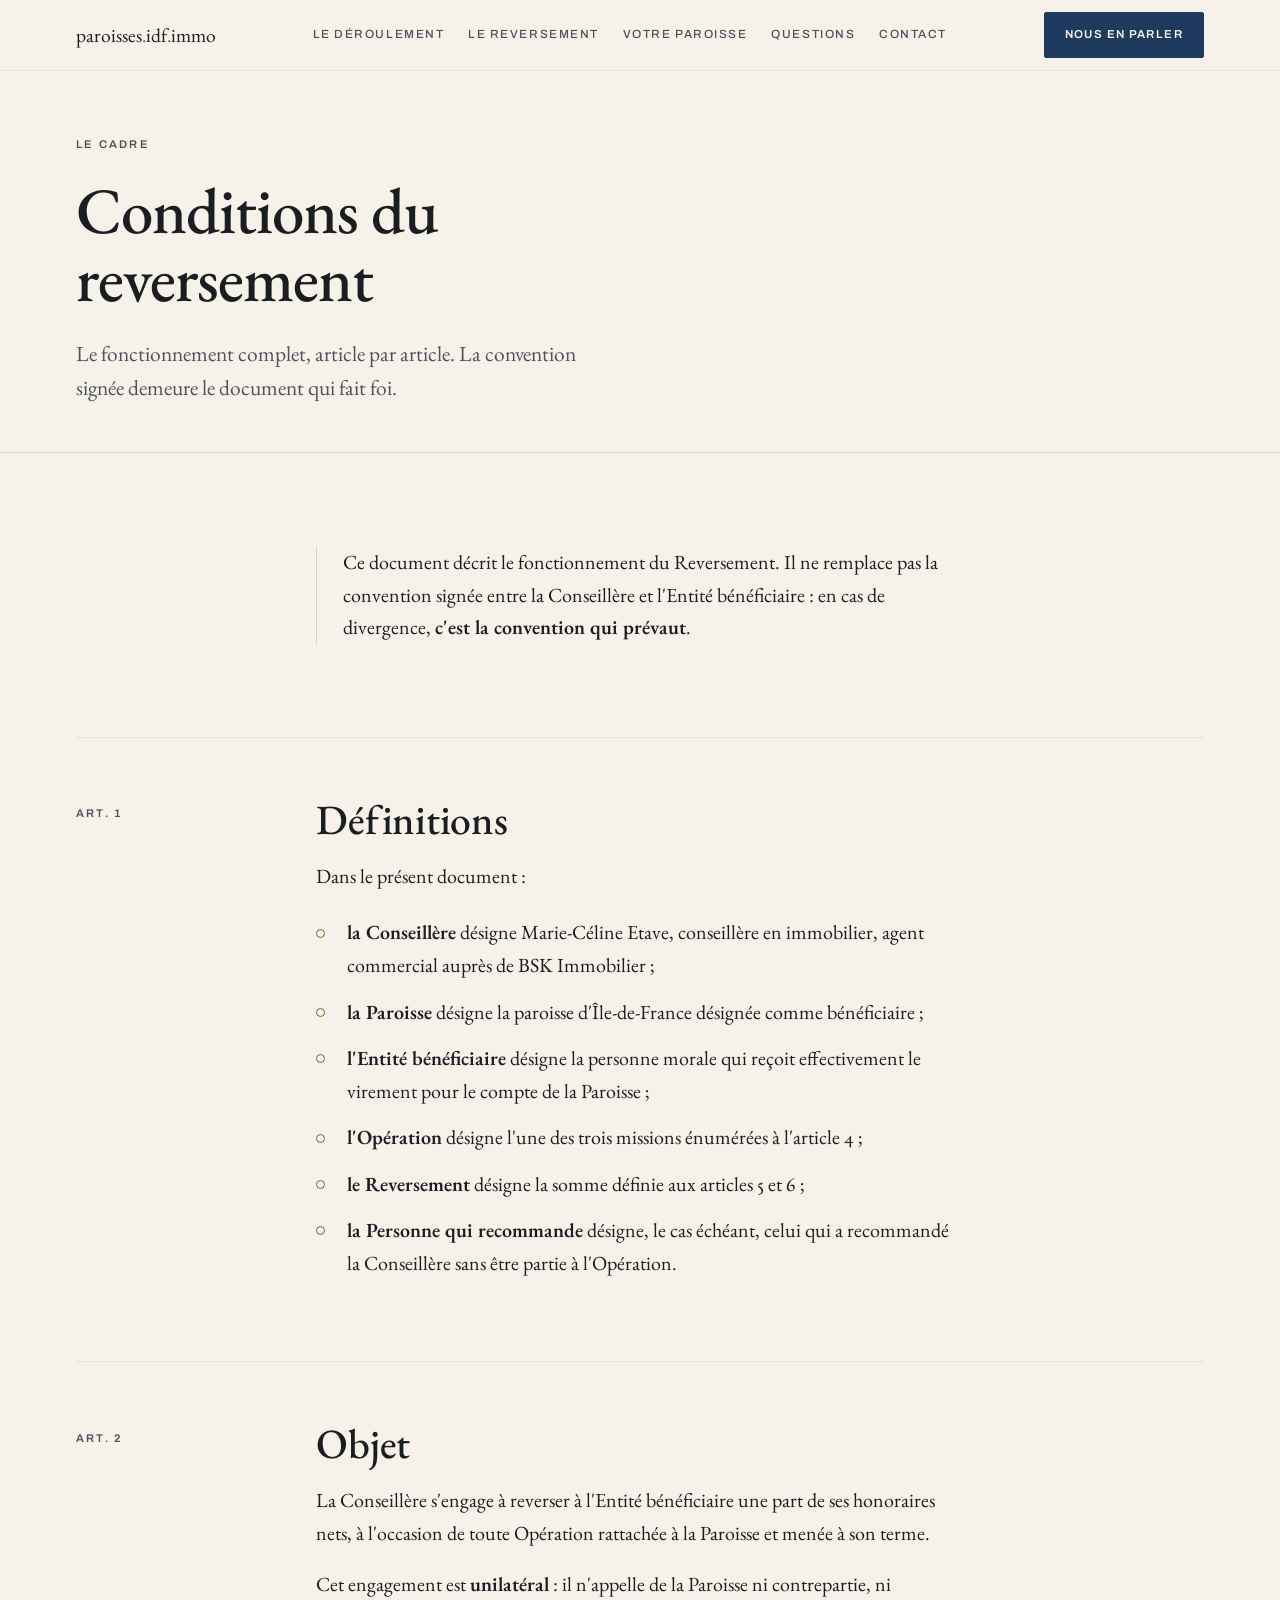
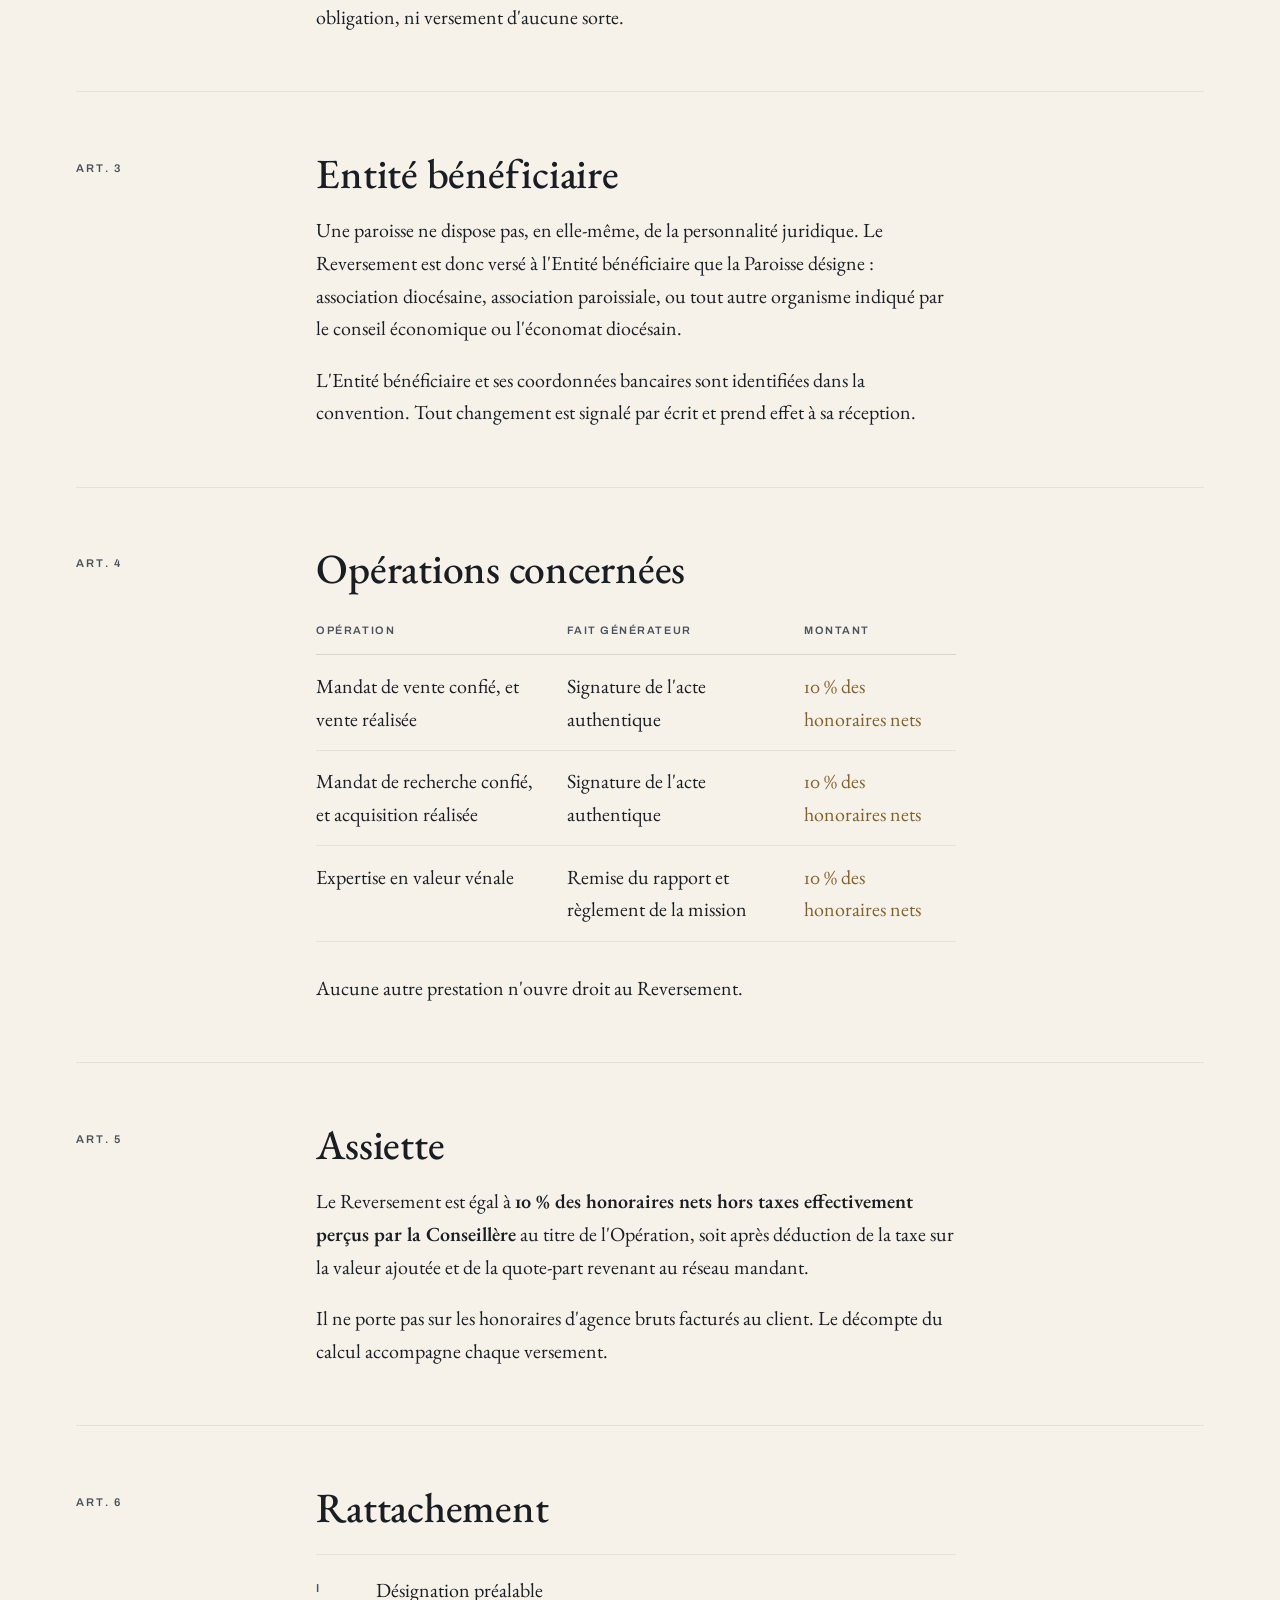
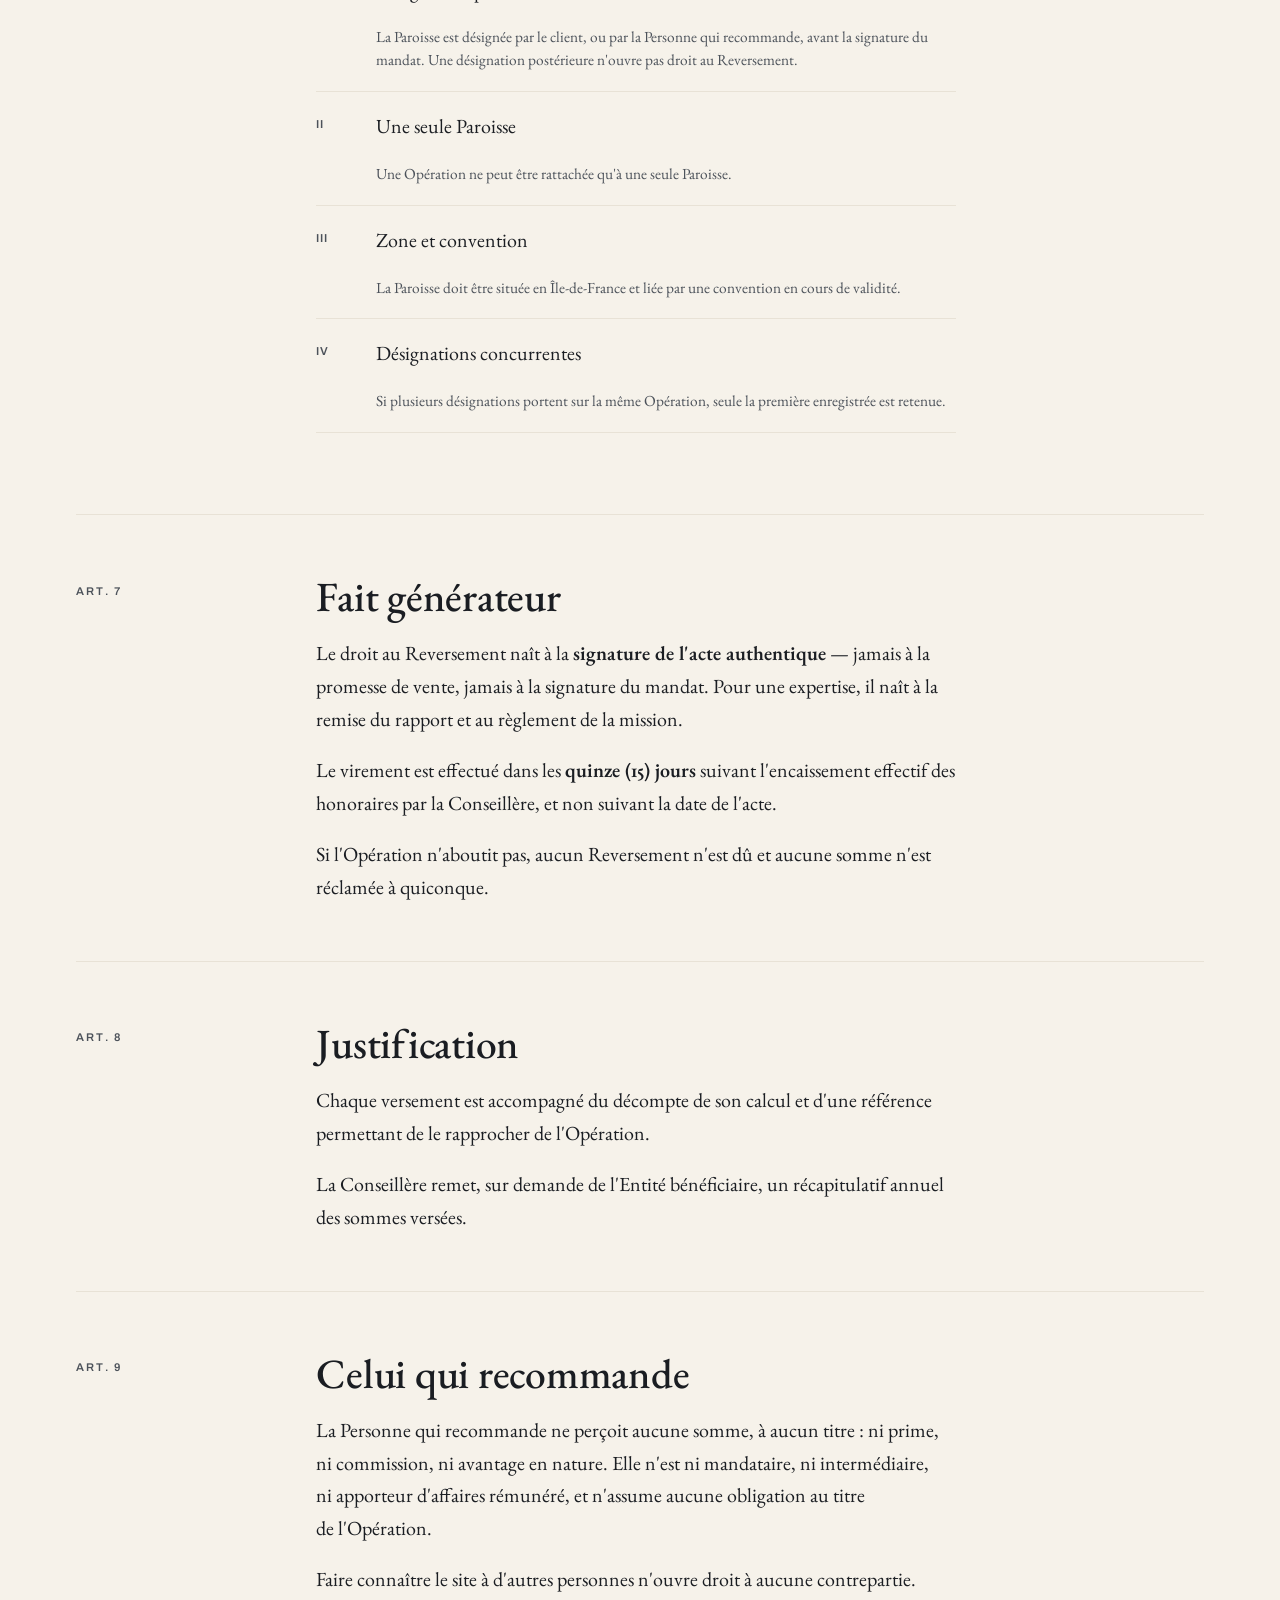
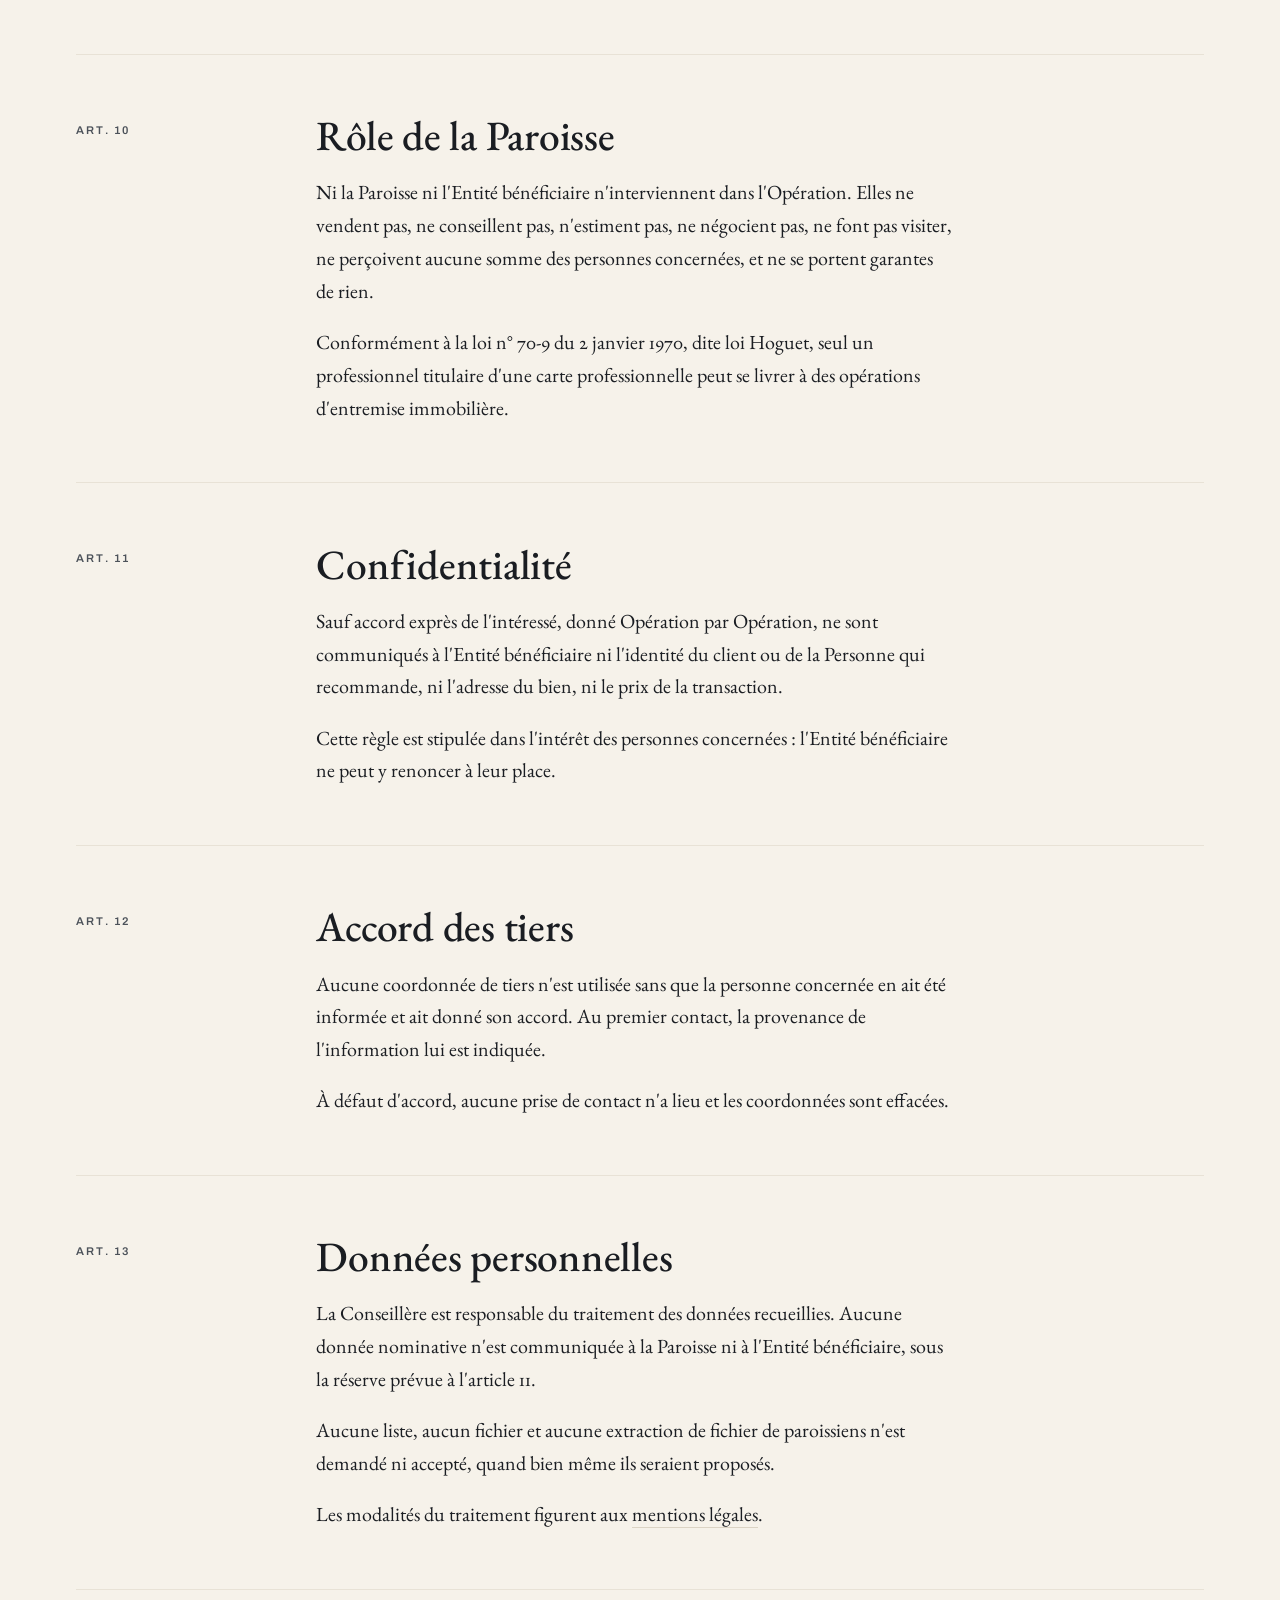
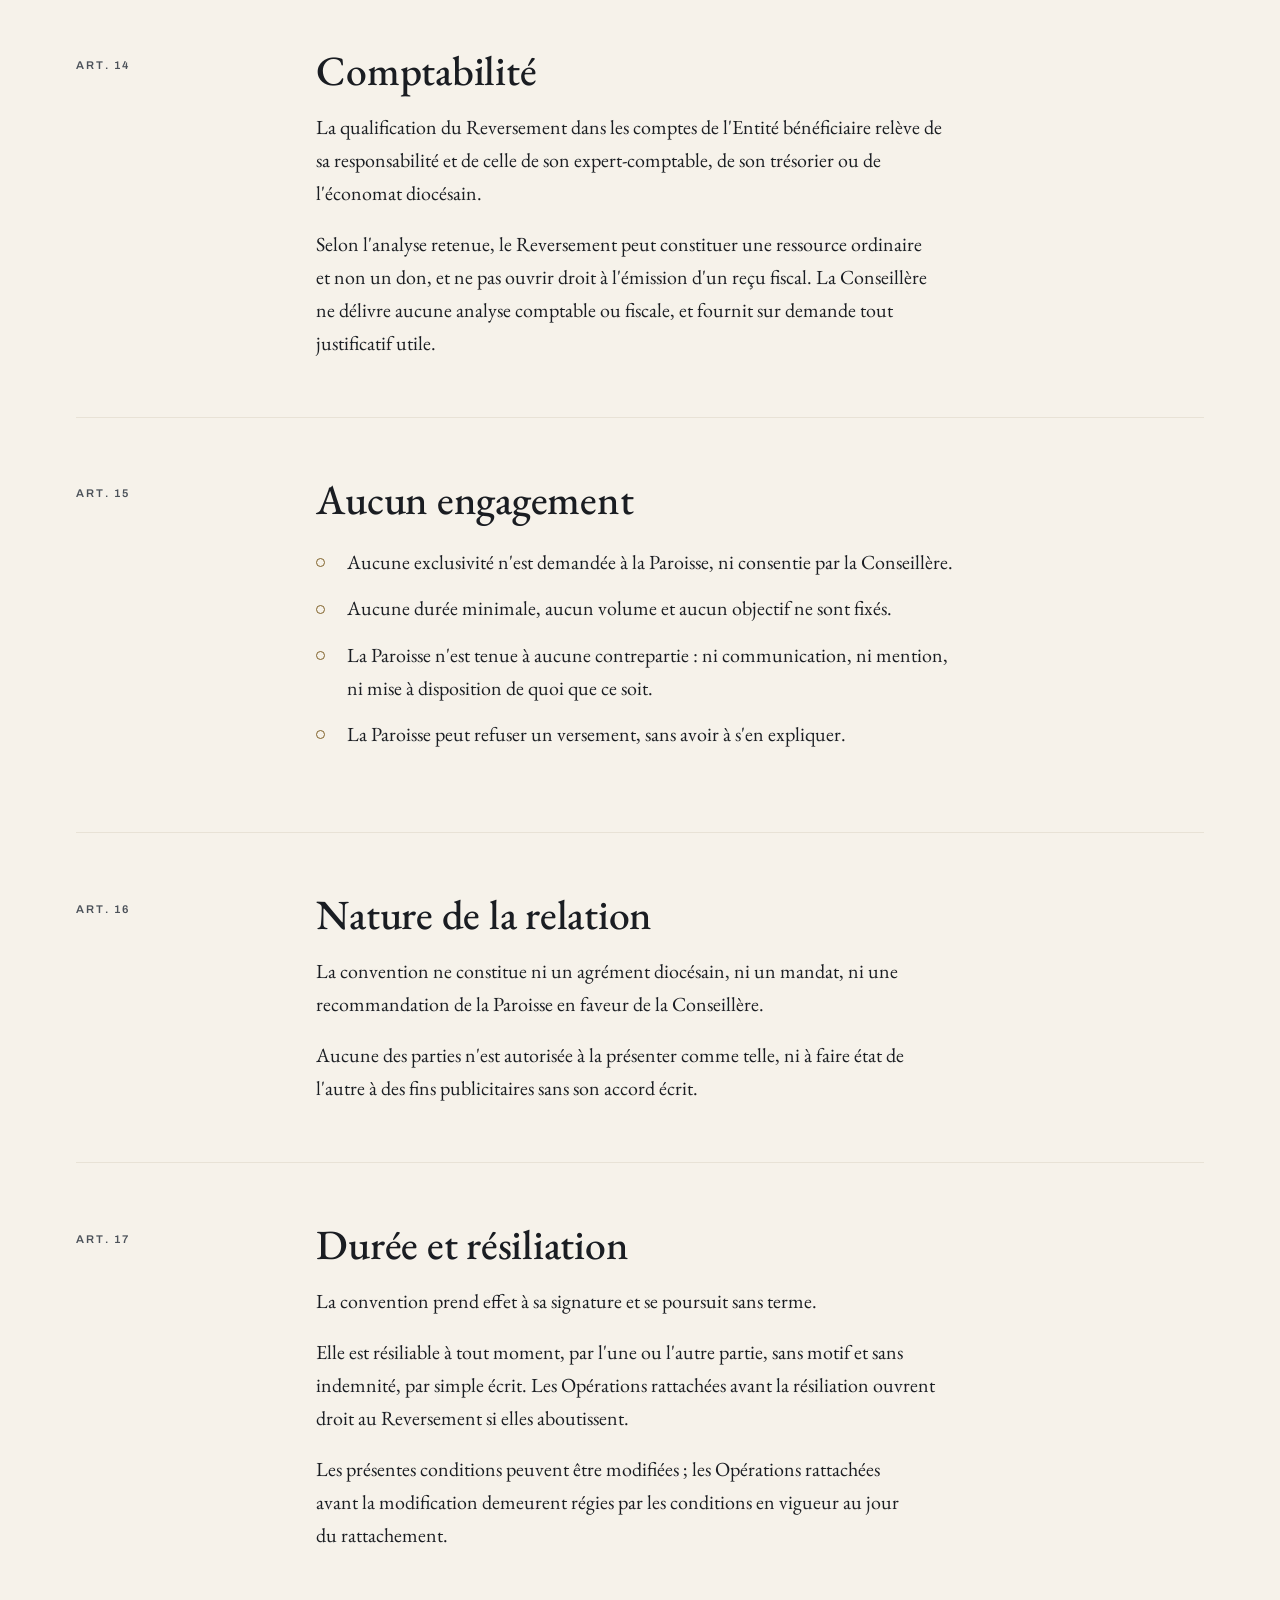
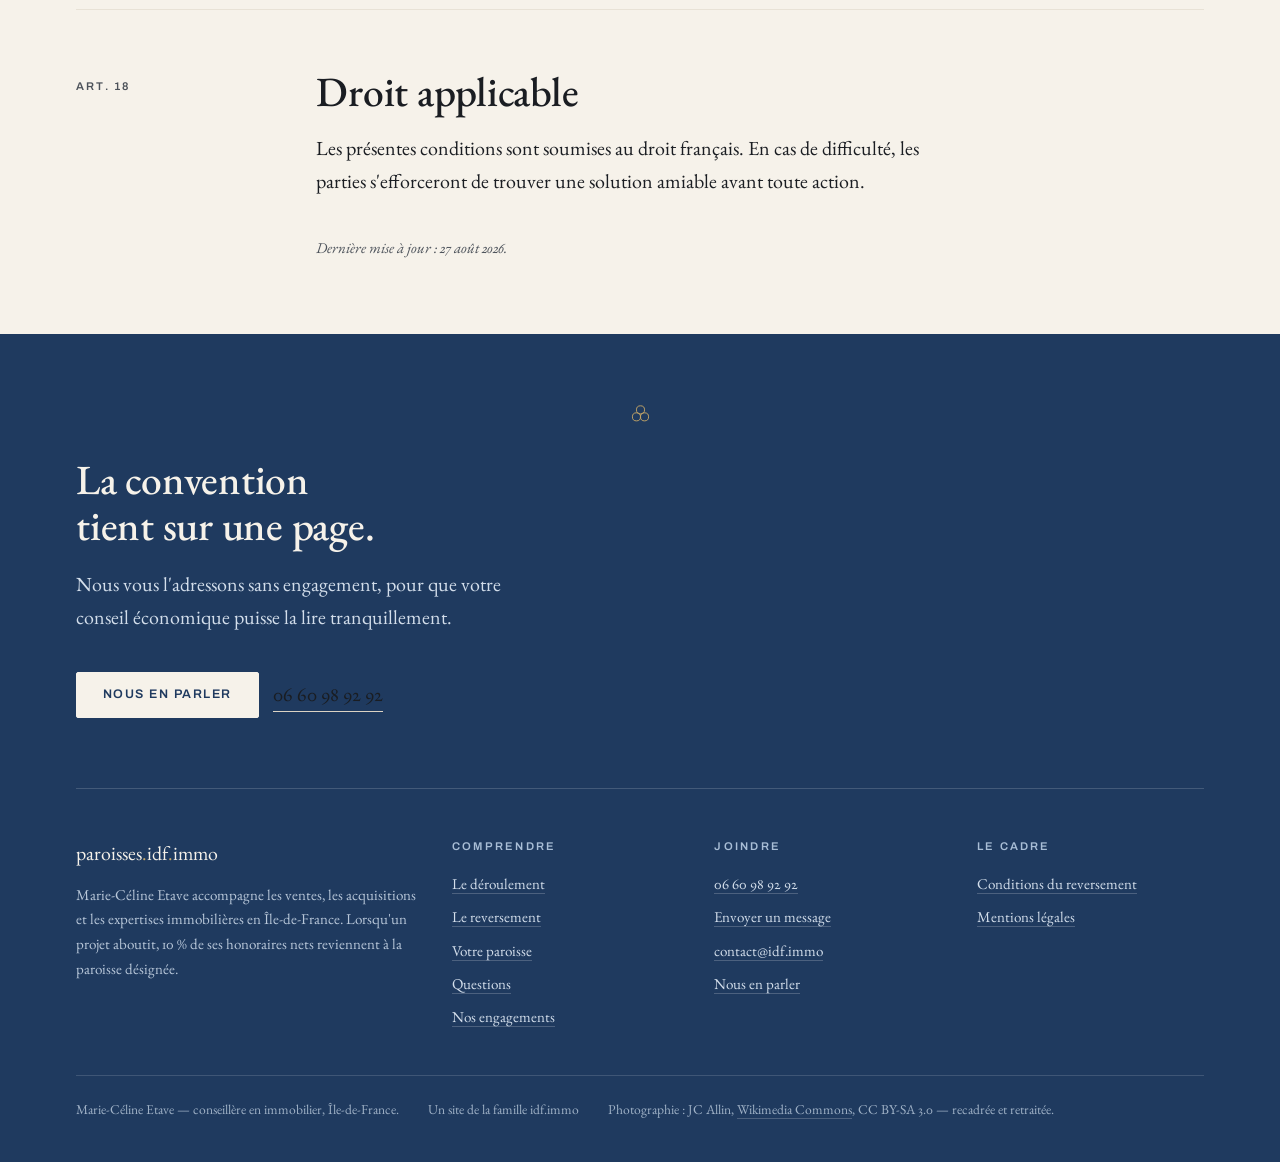
<file: paroisses.idf.immo/conditions-du-reversement.html>
<!DOCTYPE html>
<html lang="fr">
<head>
<meta charset="utf-8">
<meta name="viewport" content="width=device-width, initial-scale=1">
<title>Conditions du reversement — paroisses.idf.immo</title>
<meta name="description" content="Les conditions complètes du reversement de 10 % des honoraires nets à une paroisse d'Île-de-France : définitions, assiette, fait générateur, délai, confidentialité, données personnelles, durée et droit applicable.">
<link rel="canonical" href="https://paroisses.idf.immo/conditions-du-reversement.html">
<meta name="theme-color" content="#F6F2EA">
<meta property="og:type" content="article">
<meta property="og:site_name" content="paroisses.idf.immo">
<meta property="og:title" content="Conditions du reversement">
<meta property="og:description" content="Les conditions complètes du reversement de 10 % des honoraires nets à une paroisse d'Île-de-France : définitions, assiette, fait générateur, délai, confidentialité, données personnelles, durée et droit applicable.">
<meta property="og:url" content="https://paroisses.idf.immo/conditions-du-reversement.html">
<meta property="og:locale" content="fr_FR">
<meta property="og:image" content="https://paroisses.idf.immo/images/saint-saturnin-1400.jpg">
<meta property="og:image:alt" content="L'église Saint-Saturnin d'Antony, façade et clocher">
<meta name="twitter:card" content="summary_large_image">
<link rel="icon" href="data:image/svg+xml,%3Csvg xmlns='http://www.w3.org/2000/svg' viewBox='0 0 24 24'%3E%3Crect width='24' height='24' fill='%23F6F2EA'/%3E%3Cg fill='none' stroke='%237F6129' stroke-width='1.3'%3E%3Ccircle cx='12' cy='6.11' r='5.1'/%3E%3Ccircle cx='17.11' cy='14.95' r='5.1'/%3E%3Ccircle cx='6.89' cy='14.95' r='5.1'/%3E%3C/g%3E%3C/svg%3E">
<link rel="preconnect" href="https://fonts.googleapis.com">
<link rel="preconnect" href="https://fonts.gstatic.com" crossorigin>
<link href="https://fonts.googleapis.com/css2?family=Archivo:wght@500;600&family=EB+Garamond:ital,wght@0,400;0,500;0,600;1,400&display=swap" rel="stylesheet">
<link rel="stylesheet" href="styles.css">
</head>
<body class="a-barre">
<a class="saut" href="#principal">Aller au contenu</a>

<header class="entete">
  <div class="page">
    <a class="enseigne" href="index.html">paroisses<span class="pt">.</span>idf<span class="pt">.</span>immo</a>
    <nav class="menu" aria-label="Navigation principale">
      <a href="comment-cela-se-passe.html">Le déroulement</a>
      <a href="le-reversement.html">Le reversement</a>
      <a href="votre-paroisse.html">Votre paroisse</a>
      <a href="questions.html">Questions</a>
      <a href="contact.html">Contact</a>
    </nav>
    <a class="bouton" href="nous-en-parler.html">Nous en parler</a>
  </div>
</header>

<main id="principal">
  <section class="frontispice">
    <div class="page">
      <span class="mention">Le cadre</span>
      <h1>Conditions du reversement</h1>
      <p class="chapeau">Le fonctionnement complet, article par article. La convention signée demeure le document qui fait foi.</p>
    </div>
  </section>
  <section class="texte">
    <div class="page">

      <div class="rubrique">
        <div class="marge"></div>
        <div>
          <div class="incise incise-sobre">
          <p>Ce document décrit le fonctionnement du Reversement. Il ne remplace pas la convention signée entre la Conseillère et l'Entité bénéficiaire&nbsp;: en cas de divergence, <strong>c'est la convention qui prévaut</strong>.</p>
          </div>
        </div>
      </div>

      <div class="rubrique">
        <div class="marge"><span class="mention">Art. 1</span></div>
        <div>
          <h2>Définitions</h2>
          <p>Dans le présent document&nbsp;:</p>
          <ul class="serie">
          <li><strong>la Conseillère</strong> désigne Marie-Céline Etave, conseillère en immobilier, agent commercial auprès de BSK Immobilier&nbsp;;</li>
          <li><strong>la Paroisse</strong> désigne la paroisse d'Île-de-France désignée comme bénéficiaire&nbsp;;</li>
          <li><strong>l'Entité bénéficiaire</strong> désigne la personne morale qui reçoit effectivement le virement pour le compte de la Paroisse&nbsp;;</li>
          <li><strong>l'Opération</strong> désigne l'une des trois missions énumérées à l'article 4&nbsp;;</li>
          <li><strong>le Reversement</strong> désigne la somme définie aux articles 5 et 6&nbsp;;</li>
          <li><strong>la Personne qui recommande</strong> désigne, le cas échéant, celui qui a recommandé la Conseillère sans être partie à l'Opération.</li>
          </ul>
        </div>
      </div>

      <div class="rubrique">
        <div class="marge"><span class="mention">Art. 2</span></div>
        <div>
          <h2>Objet</h2>
          <p>La Conseillère s'engage à reverser à l'Entité bénéficiaire une part de ses honoraires nets, à l'occasion de toute Opération rattachée à la Paroisse et menée à son terme.</p>
          <p>Cet engagement est <strong>unilatéral</strong>&nbsp;: il n'appelle de la Paroisse ni contrepartie, ni obligation, ni versement d'aucune sorte.</p>
        </div>
      </div>

      <div class="rubrique">
        <div class="marge"><span class="mention">Art. 3</span></div>
        <div>
          <h2>Entité bénéficiaire</h2>
          <p>Une paroisse ne dispose pas, en elle-même, de la personnalité juridique. Le Reversement est donc versé à l'Entité bénéficiaire que la Paroisse désigne&nbsp;: association diocésaine, association paroissiale, ou tout autre organisme indiqué par le conseil économique ou l'économat diocésain.</p>
          <p>L'Entité bénéficiaire et ses coordonnées bancaires sont identifiées dans la convention. Tout changement est signalé par écrit et prend effet à sa réception.</p>
        </div>
      </div>

      <div class="rubrique">
        <div class="marge"><span class="mention">Art. 4</span></div>
        <div>
          <h2>Opérations concernées</h2>
          <div class="tableau">
          <table>
          <thead><tr><th>Opération</th><th>Fait générateur</th><th>Montant</th></tr></thead>
          <tbody>
          <tr><td>Mandat de vente confié, et vente réalisée</td><td>Signature de l'acte authentique</td><td><span class="bronze">10&nbsp;% des honoraires nets</span></td></tr>
          <tr><td>Mandat de recherche confié, et acquisition réalisée</td><td>Signature de l'acte authentique</td><td><span class="bronze">10&nbsp;% des honoraires nets</span></td></tr>
          <tr><td>Expertise en valeur vénale</td><td>Remise du rapport et règlement de la mission</td><td><span class="bronze">10&nbsp;% des honoraires nets</span></td></tr>
          </tbody>
          </table>
          </div>
          <p>Aucune autre prestation n'ouvre droit au Reversement.</p>
        </div>
      </div>

      <div class="rubrique">
        <div class="marge"><span class="mention">Art. 5</span></div>
        <div>
          <h2>Assiette</h2>
          <p>Le Reversement est égal à <strong>10&nbsp;% des honoraires nets hors taxes effectivement perçus par la Conseillère</strong> au titre de l'Opération, soit après déduction de la taxe sur la valeur ajoutée et de la quote-part revenant au réseau mandant.</p>
          <p>Il ne porte pas sur les honoraires d'agence bruts facturés au client. Le décompte du calcul accompagne chaque versement.</p>
        </div>
      </div>

      <div class="rubrique">
        <div class="marge"><span class="mention">Art. 6</span></div>
        <div>
          <h2>Rattachement</h2>
          <ol class="deroule">
          <li><span class="quoi">Désignation préalable</span><span class="glose">La Paroisse est désignée par le client, ou par la Personne qui recommande, avant la signature du mandat. Une désignation postérieure n'ouvre pas droit au Reversement.</span></li>
          <li><span class="quoi">Une seule Paroisse</span><span class="glose">Une Opération ne peut être rattachée qu'à une seule Paroisse.</span></li>
          <li><span class="quoi">Zone et convention</span><span class="glose">La Paroisse doit être située en Île-de-France et liée par une convention en cours de validité.</span></li>
          <li><span class="quoi">Désignations concurrentes</span><span class="glose">Si plusieurs désignations portent sur la même Opération, seule la première enregistrée est retenue.</span></li>
          </ol>
        </div>
      </div>

      <div class="rubrique">
        <div class="marge"><span class="mention">Art. 7</span></div>
        <div>
          <h2>Fait générateur</h2>
          <p>Le droit au Reversement naît à la <strong>signature de l'acte authentique</strong> — jamais à la promesse de vente, jamais à la signature du mandat. Pour une expertise, il naît à la remise du rapport et au règlement de la mission.</p>
          <p>Le virement est effectué dans les <strong>quinze (15) jours</strong> suivant l'encaissement effectif des honoraires par la Conseillère, et non suivant la date de l'acte.</p>
          <p>Si l'Opération n'aboutit pas, aucun Reversement n'est dû et aucune somme n'est réclamée à quiconque.</p>
        </div>
      </div>

      <div class="rubrique">
        <div class="marge"><span class="mention">Art. 8</span></div>
        <div>
          <h2>Justification</h2>
          <p>Chaque versement est accompagné du décompte de son calcul et d'une référence permettant de le rapprocher de l'Opération.</p>
          <p>La Conseillère remet, sur demande de l'Entité bénéficiaire, un récapitulatif annuel des sommes versées.</p>
        </div>
      </div>

      <div class="rubrique">
        <div class="marge"><span class="mention">Art. 9</span></div>
        <div>
          <h2>Celui qui recommande</h2>
          <p>La Personne qui recommande ne perçoit aucune somme, à aucun titre&nbsp;: ni prime, ni commission, ni avantage en nature. Elle n'est ni mandataire, ni intermédiaire, ni apporteur d'affaires rémunéré, et n'assume aucune obligation au titre de l'Opération.</p>
          <p>Faire connaître le site à d'autres personnes n'ouvre droit à aucune contrepartie.</p>
        </div>
      </div>

      <div class="rubrique">
        <div class="marge"><span class="mention">Art. 10</span></div>
        <div>
          <h2>Rôle de la Paroisse</h2>
          <p>Ni la Paroisse ni l'Entité bénéficiaire n'interviennent dans l'Opération. Elles ne vendent pas, ne conseillent pas, n'estiment pas, ne négocient pas, ne font pas visiter, ne perçoivent aucune somme des personnes concernées, et ne se portent garantes de rien.</p>
          <p>Conformément à la loi n° 70-9 du 2 janvier 1970, dite loi Hoguet, seul un professionnel titulaire d'une carte professionnelle peut se livrer à des opérations d'entremise immobilière.</p>
        </div>
      </div>

      <div class="rubrique">
        <div class="marge"><span class="mention">Art. 11</span></div>
        <div>
          <h2>Confidentialité</h2>
          <p>Sauf accord exprès de l'intéressé, donné Opération par Opération, ne sont communiqués à l'Entité bénéficiaire ni l'identité du client ou de la Personne qui recommande, ni l'adresse du bien, ni le prix de la transaction.</p>
          <p>Cette règle est stipulée dans l'intérêt des personnes concernées&nbsp;: l'Entité bénéficiaire ne peut y renoncer à leur place.</p>
        </div>
      </div>

      <div class="rubrique">
        <div class="marge"><span class="mention">Art. 12</span></div>
        <div>
          <h2>Accord des tiers</h2>
          <p>Aucune coordonnée de tiers n'est utilisée sans que la personne concernée en ait été informée et ait donné son accord. Au premier contact, la provenance de l'information lui est indiquée.</p>
          <p>À défaut d'accord, aucune prise de contact n'a lieu et les coordonnées sont effacées.</p>
        </div>
      </div>

      <div class="rubrique">
        <div class="marge"><span class="mention">Art. 13</span></div>
        <div>
          <h2>Données personnelles</h2>
          <p>La Conseillère est responsable du traitement des données recueillies. Aucune donnée nominative n'est communiquée à la Paroisse ni à l'Entité bénéficiaire, sous la réserve prévue à l'article 11.</p>
          <p>Aucune liste, aucun fichier et aucune extraction de fichier de paroissiens n'est demandé ni accepté, quand bien même ils seraient proposés.</p>
          <p>Les modalités du traitement figurent aux <a href="mentions-legales.html">mentions légales</a>.</p>
        </div>
      </div>

      <div class="rubrique">
        <div class="marge"><span class="mention">Art. 14</span></div>
        <div>
          <h2>Comptabilité</h2>
          <p>La qualification du Reversement dans les comptes de l'Entité bénéficiaire relève de sa responsabilité et de celle de son expert-comptable, de son trésorier ou de l'économat diocésain.</p>
          <p>Selon l'analyse retenue, le Reversement peut constituer une ressource ordinaire et non un don, et ne pas ouvrir droit à l'émission d'un reçu fiscal. La Conseillère ne délivre aucune analyse comptable ou fiscale, et fournit sur demande tout justificatif utile.</p>
        </div>
      </div>

      <div class="rubrique">
        <div class="marge"><span class="mention">Art. 15</span></div>
        <div>
          <h2>Aucun engagement</h2>
          <ul class="serie">
          <li>Aucune exclusivité n'est demandée à la Paroisse, ni consentie par la Conseillère.</li>
          <li>Aucune durée minimale, aucun volume et aucun objectif ne sont fixés.</li>
          <li>La Paroisse n'est tenue à aucune contrepartie&nbsp;: ni communication, ni mention, ni mise à disposition de quoi que ce soit.</li>
          <li>La Paroisse peut refuser un versement, sans avoir à s'en expliquer.</li>
          </ul>
        </div>
      </div>

      <div class="rubrique">
        <div class="marge"><span class="mention">Art. 16</span></div>
        <div>
          <h2>Nature de la relation</h2>
          <p>La convention ne constitue ni un agrément diocésain, ni un mandat, ni une recommandation de la Paroisse en faveur de la Conseillère.</p>
          <p>Aucune des parties n'est autorisée à la présenter comme telle, ni à faire état de l'autre à des fins publicitaires sans son accord écrit.</p>
        </div>
      </div>

      <div class="rubrique">
        <div class="marge"><span class="mention">Art. 17</span></div>
        <div>
          <h2>Durée et résiliation</h2>
          <p>La convention prend effet à sa signature et se poursuit sans terme.</p>
          <p>Elle est résiliable à tout moment, par l'une ou l'autre partie, sans motif et sans indemnité, par simple écrit. Les Opérations rattachées avant la résiliation ouvrent droit au Reversement si elles aboutissent.</p>
          <p>Les présentes conditions peuvent être modifiées&nbsp;; les Opérations rattachées avant la modification demeurent régies par les conditions en vigueur au jour du rattachement.</p>
        </div>
      </div>

      <div class="rubrique">
        <div class="marge"><span class="mention">Art. 18</span></div>
        <div>
          <h2>Droit applicable</h2>
          <p>Les présentes conditions sont soumises au droit français. En cas de difficulté, les parties s'efforceront de trouver une solution amiable avant toute action.</p>

          <p style="margin-top:2.4rem;color:var(--encre-doux);font-size:.94rem"><em>Dernière mise à jour&nbsp;: 27 août 2026.</em></p>
        </div>
      </div>


    </div>
  </section>

  <section class="clausule">
    <div class="page">
      <div class="fleuron"><svg class="trilobe" viewBox="0 0 24 24" role="presentation" focusable="false" aria-hidden="true"><circle cx="12" cy="6.11" r="5.1"/><circle cx="17.11" cy="14.95" r="5.1"/><circle cx="6.89" cy="14.95" r="5.1"/></svg></div>
      <h2>La convention tient sur une page.</h2>
      <p>Nous vous l'adressons sans engagement, pour que votre conseil économique puisse la lire tranquillement.</p>
      <div class="gestes">
        <a class="bouton bouton-clair" href="nous-en-parler.html">Nous en parler</a>
        <a class="tel" href="tel:+33660989292">06 60 98 92 92</a>
      </div>
    </div>
  </section>

</main>

<footer class="pied">
  <div class="page">
    <div class="filet-haut">
      <div class="grille">
        <div>
          <a class="enseigne" href="index.html">paroisses<span class="pt">.</span>idf<span class="pt">.</span>immo</a>
          <p>Marie-Céline Etave accompagne les ventes, les acquisitions et les expertises immobilières en Île-de-France. Lorsqu'un projet aboutit, 10&nbsp;% de ses honoraires nets reviennent à la paroisse désignée.</p>
        </div>
        <div>
          <span class="mention">Comprendre</span>
          <ul>
            <li><a href="comment-cela-se-passe.html">Le déroulement</a></li>
            <li><a href="le-reversement.html">Le reversement</a></li>
            <li><a href="votre-paroisse.html">Votre paroisse</a></li>
            <li><a href="questions.html">Questions</a></li>
            <li><a href="nos-engagements.html">Nos engagements</a></li>
          </ul>
        </div>
        <div>
          <span class="mention">Joindre</span>
          <ul>
            <li><a class="tel" href="tel:+33660989292">06 60 98 92 92</a></li>
            <li><a href="sms:+33660989292">Envoyer un message</a></li>
            <li><a href="mailto:contact@idf.immo">contact@idf.immo</a></li>
            <li><a href="nous-en-parler.html">Nous en parler</a></li>
          </ul>
        </div>
        <div>
          <span class="mention">Le cadre</span>
          <ul>
            <li><a href="conditions-du-reversement.html">Conditions du reversement</a></li>
            <li><a href="mentions-legales.html">Mentions légales</a></li>
          </ul>
        </div>
      </div>
      <div class="bas">
        <span>Marie-Céline Etave — conseillère en immobilier, Île-de-France.</span>
        <span>Un site de la famille idf.immo</span>
        <span>Photographie&nbsp;: JC Allin, <a href="https://commons.wikimedia.org/wiki/File:92-Antony-place-St-Saturnin.jpg" rel="license noopener" target="_blank">Wikimedia Commons</a>, CC BY-SA 3.0 — recadrée et retraitée.</span>
      </div>
    </div>
  </div>
</footer>

<div class="barre" id="barre">
  <a class="bouton" href="nous-en-parler.html">Nous en parler</a>
</div>

<script src="site.js" defer></script>
</body>
</html>
</file>
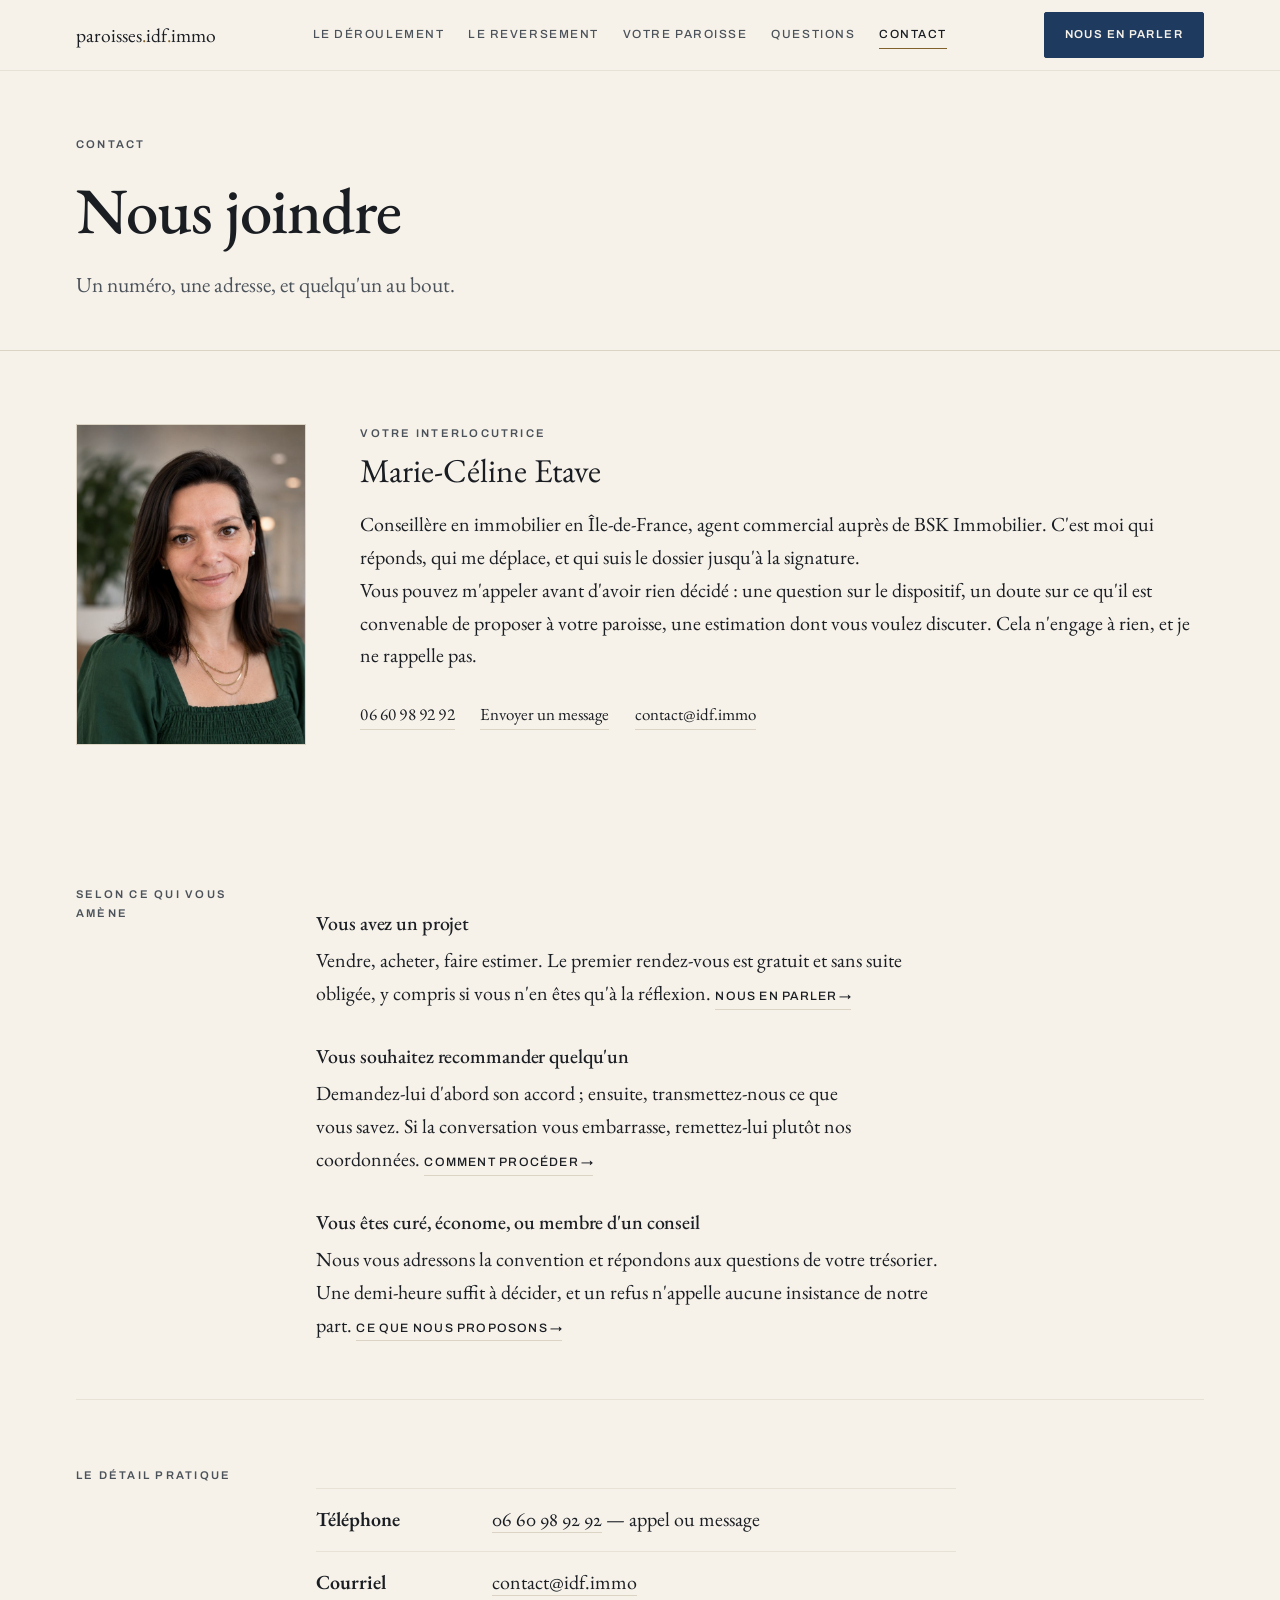
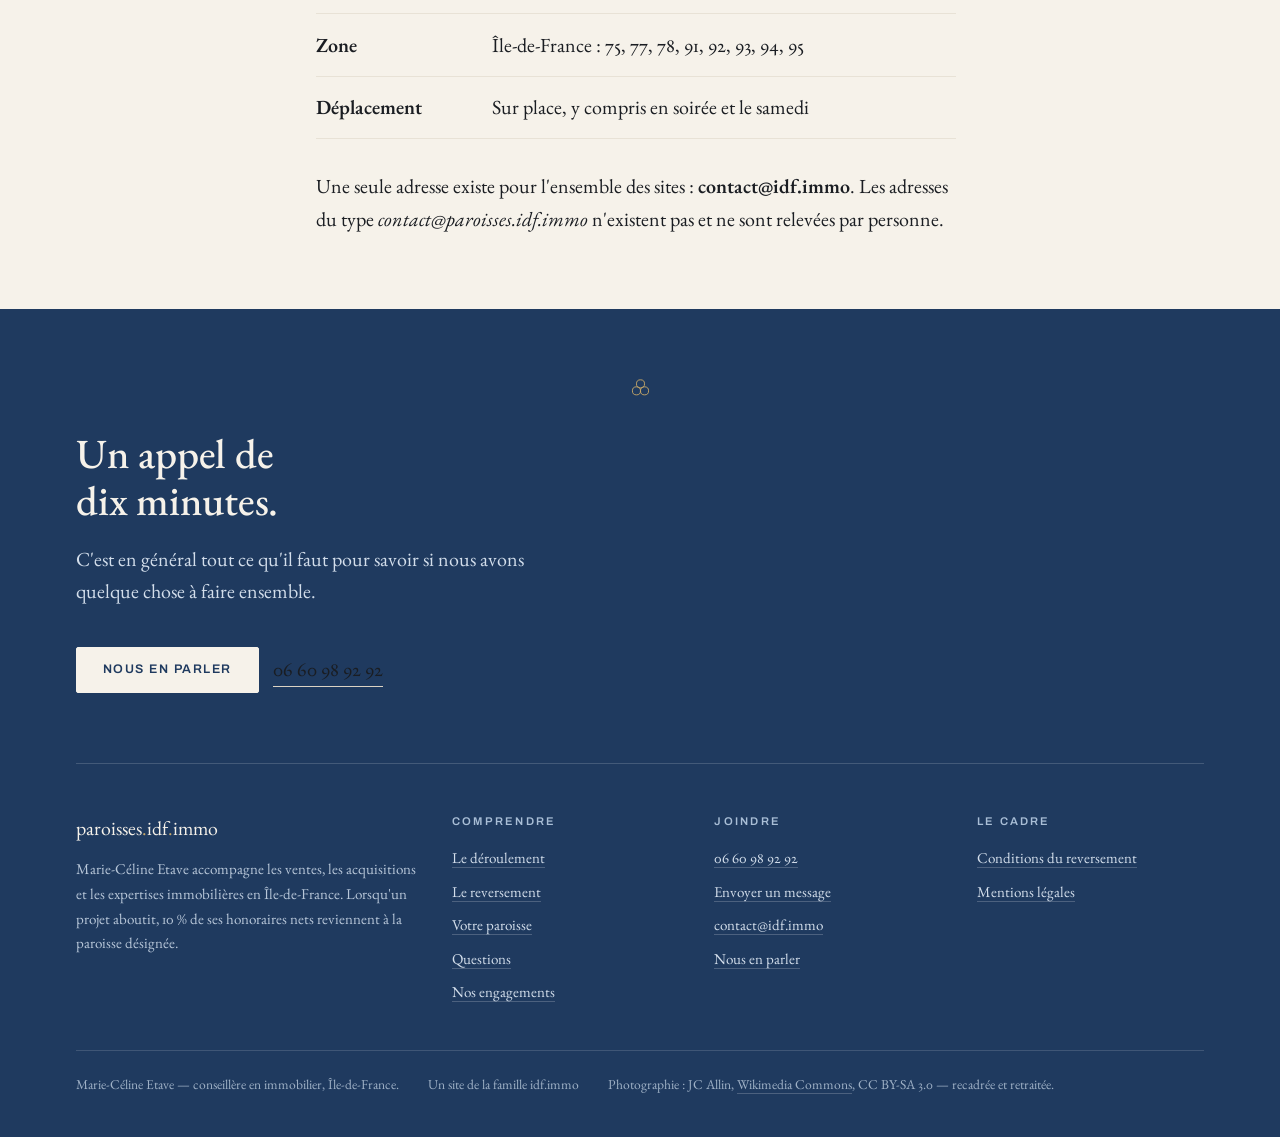
<file: paroisses.idf.immo/contact.html>
<!DOCTYPE html>
<html lang="fr">
<head>
<meta charset="utf-8">
<meta name="viewport" content="width=device-width, initial-scale=1">
<title>Nous joindre — paroisses.idf.immo</title>
<meta name="description" content="Joindre Marie-Céline Etave, conseillère en immobilier en Île-de-France : 06 60 98 92 92, contact@idf.immo. Pour un projet, une recommandation, ou une paroisse qui souhaite comprendre le dispositif.">
<link rel="canonical" href="https://paroisses.idf.immo/contact.html">
<meta name="theme-color" content="#F6F2EA">
<meta property="og:type" content="article">
<meta property="og:site_name" content="paroisses.idf.immo">
<meta property="og:title" content="Nous joindre">
<meta property="og:description" content="Joindre Marie-Céline Etave, conseillère en immobilier en Île-de-France : 06 60 98 92 92, contact@idf.immo. Pour un projet, une recommandation, ou une paroisse qui souhaite comprendre le dispositif.">
<meta property="og:url" content="https://paroisses.idf.immo/contact.html">
<meta property="og:locale" content="fr_FR">
<meta property="og:image" content="https://paroisses.idf.immo/images/saint-saturnin-1400.jpg">
<meta property="og:image:alt" content="L'église Saint-Saturnin d'Antony, façade et clocher">
<meta name="twitter:card" content="summary_large_image">
<link rel="icon" href="data:image/svg+xml,%3Csvg xmlns='http://www.w3.org/2000/svg' viewBox='0 0 24 24'%3E%3Crect width='24' height='24' fill='%23F6F2EA'/%3E%3Cg fill='none' stroke='%237F6129' stroke-width='1.3'%3E%3Ccircle cx='12' cy='6.11' r='5.1'/%3E%3Ccircle cx='17.11' cy='14.95' r='5.1'/%3E%3Ccircle cx='6.89' cy='14.95' r='5.1'/%3E%3C/g%3E%3C/svg%3E">
<link rel="preconnect" href="https://fonts.googleapis.com">
<link rel="preconnect" href="https://fonts.gstatic.com" crossorigin>
<link href="https://fonts.googleapis.com/css2?family=Archivo:wght@500;600&family=EB+Garamond:ital,wght@0,400;0,500;0,600;1,400&display=swap" rel="stylesheet">
<link rel="stylesheet" href="styles.css">
</head>
<body class="a-barre">
<a class="saut" href="#principal">Aller au contenu</a>

<header class="entete">
  <div class="page">
    <a class="enseigne" href="index.html">paroisses<span class="pt">.</span>idf<span class="pt">.</span>immo</a>
    <nav class="menu" aria-label="Navigation principale">
      <a href="comment-cela-se-passe.html">Le déroulement</a>
      <a href="le-reversement.html">Le reversement</a>
      <a href="votre-paroisse.html">Votre paroisse</a>
      <a href="questions.html">Questions</a>
      <a href="contact.html" aria-current="page">Contact</a>
    </nav>
    <a class="bouton" href="nous-en-parler.html">Nous en parler</a>
  </div>
</header>

<main id="principal">
  <section class="frontispice">
    <div class="page">
      <span class="mention">Contact</span>
      <h1>Nous joindre</h1>
      <p class="chapeau">Un numéro, une adresse, et quelqu'un au bout.</p>
    </div>
  </section>
  <section class="section">
    <div class="page">
      <div class="interlocutrice">
        <img class="portrait" src="images/marie-celine-etave.jpg" width="700" height="979" loading="lazy"
             alt="Marie-Céline Etave, conseillère en immobilier en Île-de-France.">
        <div>
          <span class="mention">Votre interlocutrice</span>
          <p class="nom">Marie-Céline Etave</p>
          <p>Conseillère en immobilier en Île-de-France, agent commercial auprès de BSK Immobilier. C'est moi qui réponds, qui me déplace, et qui suis le dossier jusqu'à la signature.</p>
          <p>Vous pouvez m'appeler avant d'avoir rien décidé&nbsp;: une question sur le dispositif, un doute sur ce qu'il est convenable de proposer à votre paroisse, une estimation dont vous voulez discuter. Cela n'engage à rien, et je ne rappelle pas.</p>
          <div class="joindre">
            <a class="tel" href="tel:+33660989292">06 60 98 92 92</a>
            <a href="sms:+33660989292">Envoyer un message</a>
            <a href="mailto:contact@idf.immo">contact@idf.immo</a>
          </div>
        </div>
      </div>
    </div>
  </section>

  <section class="texte">
    <div class="page">

      <div class="rubrique">
        <div class="marge"><span class="mention">Selon ce qui vous amène</span></div>
        <div>
          <h3>Vous avez un projet</h3>
          <p>Vendre, acheter, faire estimer. Le premier rendez-vous est gratuit et sans suite obligée, y compris si vous n'en êtes qu'à la réflexion. <a class="suite" href="nous-en-parler.html">Nous en parler</a></p>

          <h3>Vous souhaitez recommander quelqu'un</h3>
          <p>Demandez-lui d'abord son accord&nbsp;; ensuite, transmettez-nous ce que vous savez. Si la conversation vous embarrasse, remettez-lui plutôt nos coordonnées. <a class="suite" href="comment-cela-se-passe.html#recommander">Comment procéder</a></p>

          <h3>Vous êtes curé, économe, ou membre d'un conseil</h3>
          <p>Nous vous adressons la convention et répondons aux questions de votre trésorier. Une demi-heure suffit à décider, et un refus n'appelle aucune insistance de notre part. <a class="suite" href="votre-paroisse.html">Ce que nous proposons</a></p>
        </div>
      </div>

      <div class="rubrique">
        <div class="marge"><span class="mention">Le détail pratique</span></div>
        <div>
          <div class="tableau">
            <table>
              <tbody>
                <tr><td><strong>Téléphone</strong></td><td><a class="tel" href="tel:+33660989292">06 60 98 92 92</a> — appel ou message</td></tr>
                <tr><td><strong>Courriel</strong></td><td><a href="mailto:contact@idf.immo">contact@idf.immo</a></td></tr>
                <tr><td><strong>Zone</strong></td><td>Île-de-France&nbsp;: 75, 77, 78, 91, 92, 93, 94, 95</td></tr>
                <tr><td><strong>Déplacement</strong></td><td>Sur place, y compris en soirée et le samedi</td></tr>
              </tbody>
            </table>
          </div>
          <p>Une seule adresse existe pour l'ensemble des sites&nbsp;: <strong>contact@idf.immo</strong>. Les adresses du type <em>contact@paroisses.idf.immo</em> n'existent pas et ne sont relevées par personne.</p>
        </div>
      </div>

    </div>
  </section>

  <section class="clausule">
    <div class="page">
      <div class="fleuron"><svg class="trilobe" viewBox="0 0 24 24" role="presentation" focusable="false" aria-hidden="true"><circle cx="12" cy="6.11" r="5.1"/><circle cx="17.11" cy="14.95" r="5.1"/><circle cx="6.89" cy="14.95" r="5.1"/></svg></div>
      <h2>Un appel de dix minutes.</h2>
      <p>C'est en général tout ce qu'il faut pour savoir si nous avons quelque chose à faire ensemble.</p>
      <div class="gestes">
        <a class="bouton bouton-clair" href="nous-en-parler.html">Nous en parler</a>
        <a class="tel" href="tel:+33660989292">06 60 98 92 92</a>
      </div>
    </div>
  </section>

</main>

<footer class="pied">
  <div class="page">
    <div class="filet-haut">
      <div class="grille">
        <div>
          <a class="enseigne" href="index.html">paroisses<span class="pt">.</span>idf<span class="pt">.</span>immo</a>
          <p>Marie-Céline Etave accompagne les ventes, les acquisitions et les expertises immobilières en Île-de-France. Lorsqu'un projet aboutit, 10&nbsp;% de ses honoraires nets reviennent à la paroisse désignée.</p>
        </div>
        <div>
          <span class="mention">Comprendre</span>
          <ul>
            <li><a href="comment-cela-se-passe.html">Le déroulement</a></li>
            <li><a href="le-reversement.html">Le reversement</a></li>
            <li><a href="votre-paroisse.html">Votre paroisse</a></li>
            <li><a href="questions.html">Questions</a></li>
            <li><a href="nos-engagements.html">Nos engagements</a></li>
          </ul>
        </div>
        <div>
          <span class="mention">Joindre</span>
          <ul>
            <li><a class="tel" href="tel:+33660989292">06 60 98 92 92</a></li>
            <li><a href="sms:+33660989292">Envoyer un message</a></li>
            <li><a href="mailto:contact@idf.immo">contact@idf.immo</a></li>
            <li><a href="nous-en-parler.html">Nous en parler</a></li>
          </ul>
        </div>
        <div>
          <span class="mention">Le cadre</span>
          <ul>
            <li><a href="conditions-du-reversement.html">Conditions du reversement</a></li>
            <li><a href="mentions-legales.html">Mentions légales</a></li>
          </ul>
        </div>
      </div>
      <div class="bas">
        <span>Marie-Céline Etave — conseillère en immobilier, Île-de-France.</span>
        <span>Un site de la famille idf.immo</span>
        <span>Photographie&nbsp;: JC Allin, <a href="https://commons.wikimedia.org/wiki/File:92-Antony-place-St-Saturnin.jpg" rel="license noopener" target="_blank">Wikimedia Commons</a>, CC BY-SA 3.0 — recadrée et retraitée.</span>
      </div>
    </div>
  </div>
</footer>

<div class="barre" id="barre">
  <a class="bouton" href="nous-en-parler.html">Nous en parler</a>
</div>

<script src="site.js" defer></script>
</body>
</html>
</file>
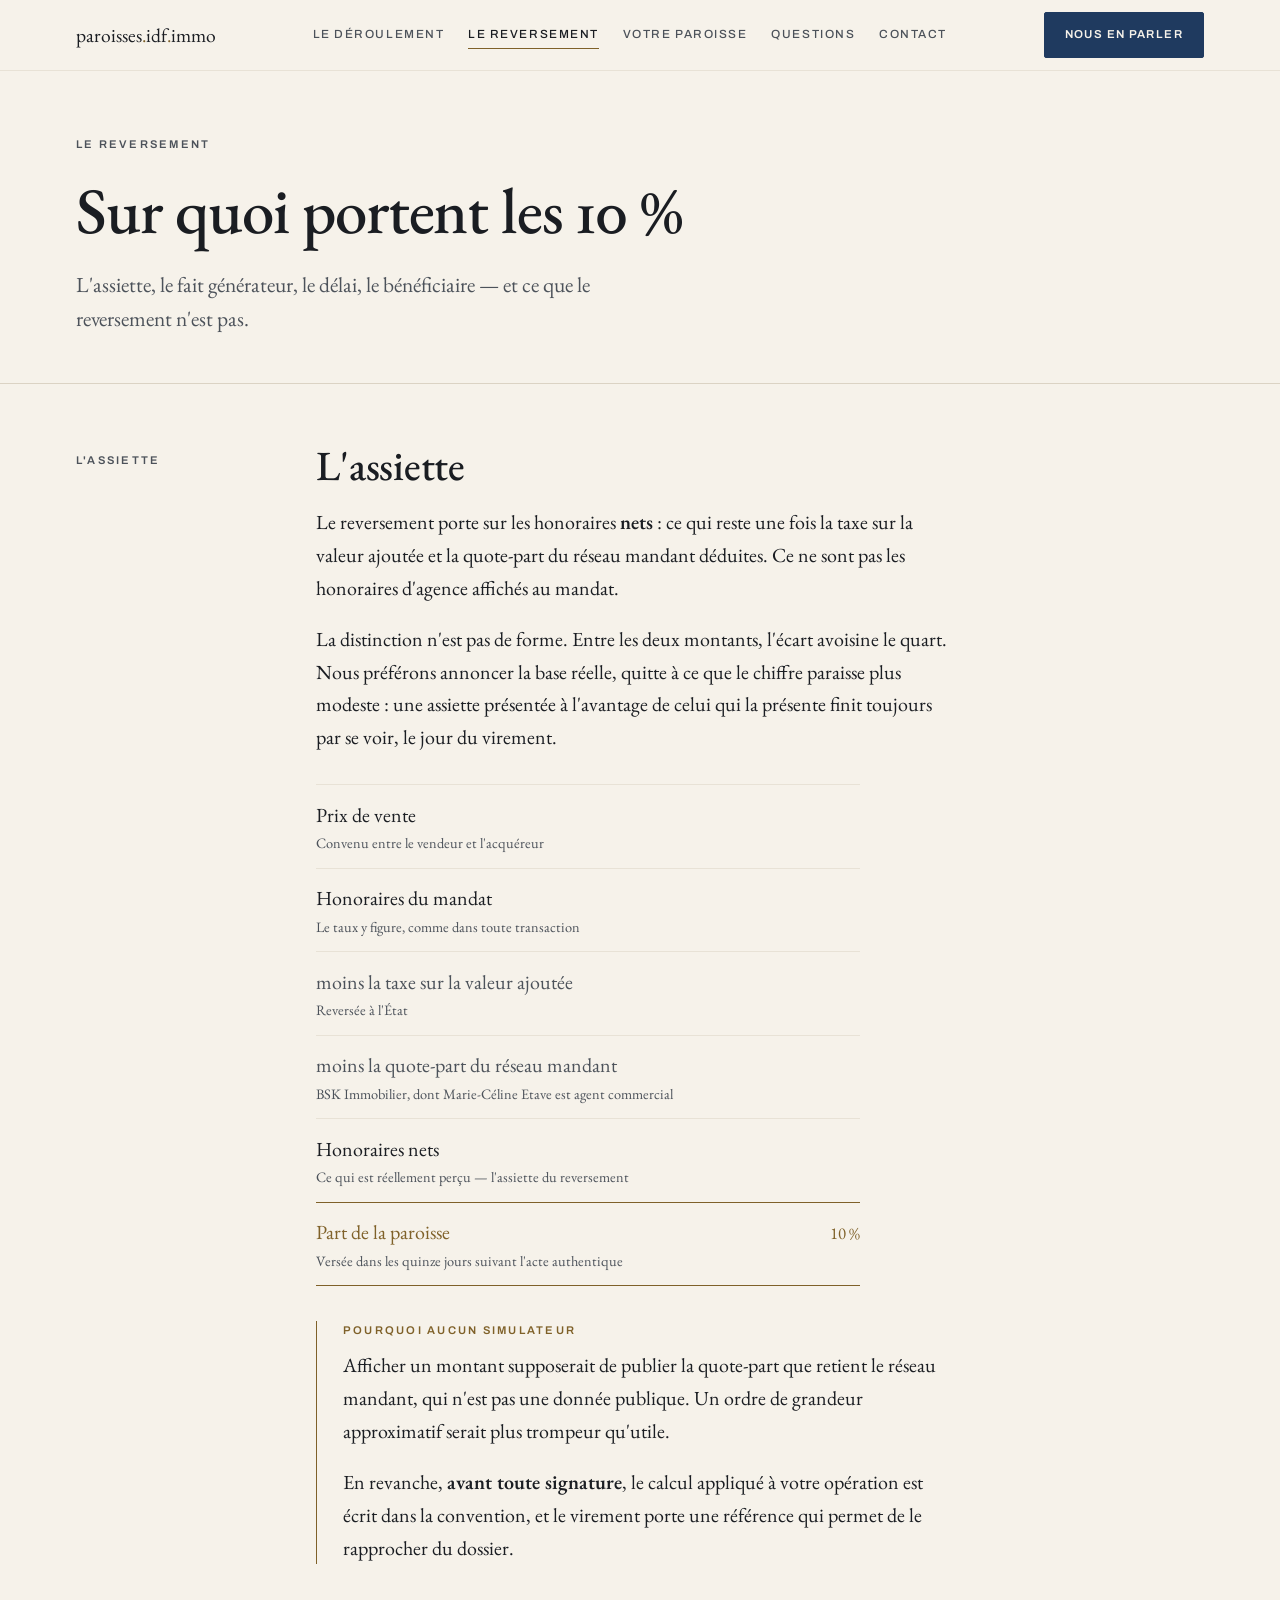
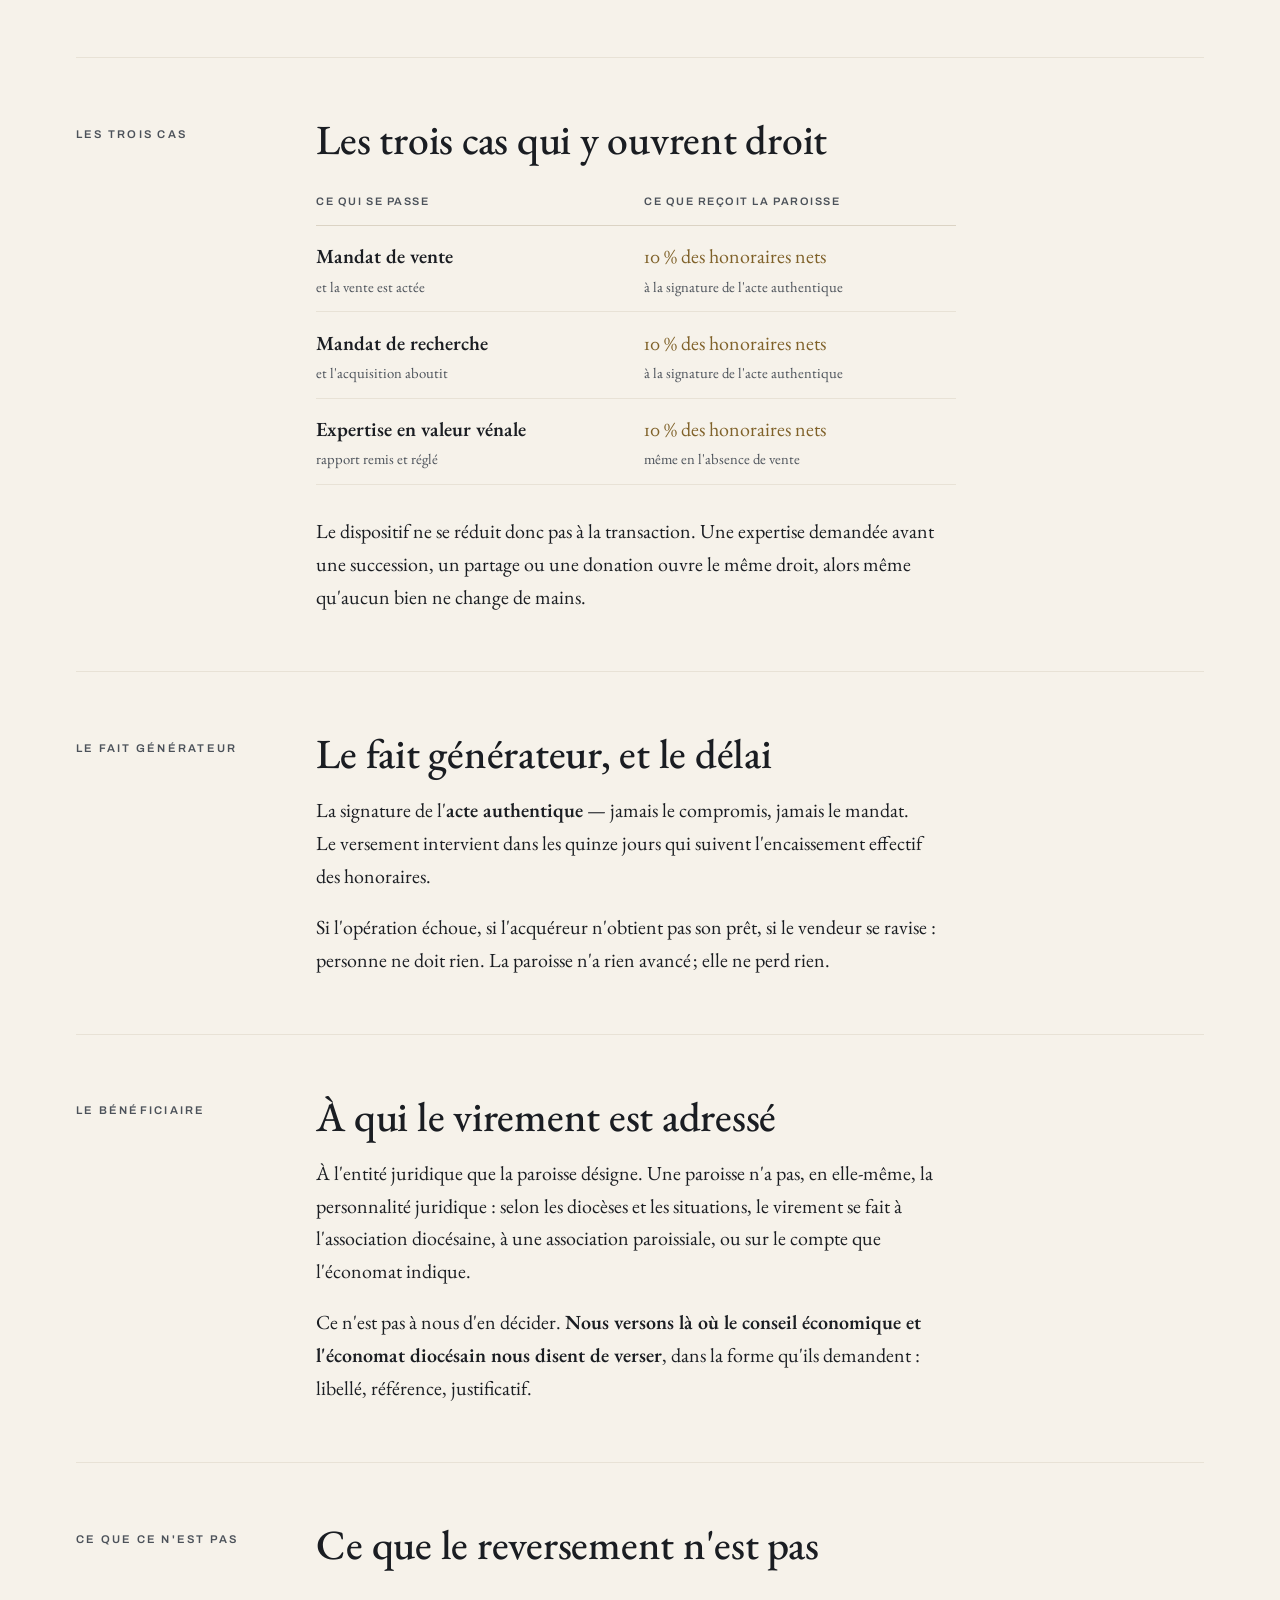
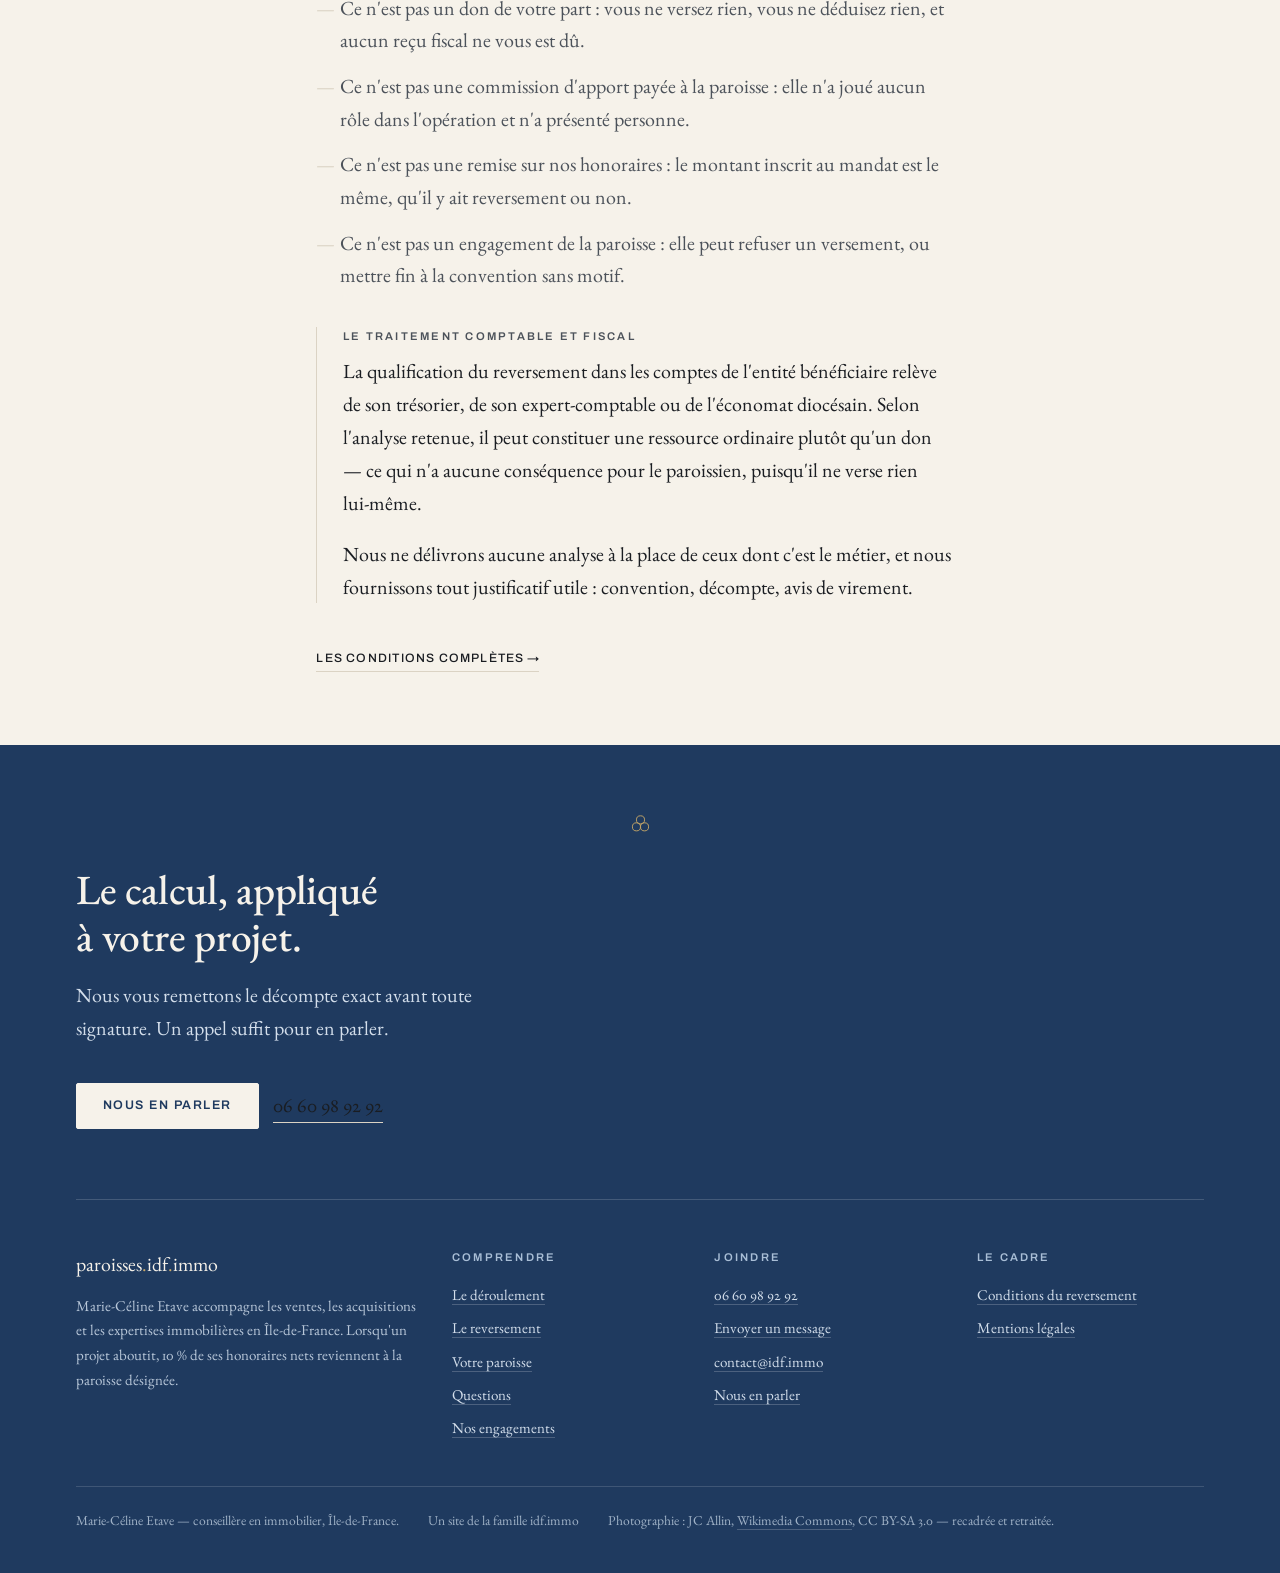
<file: paroisses.idf.immo/le-reversement.html>
<!DOCTYPE html>
<html lang="fr">
<head>
<meta charset="utf-8">
<meta name="viewport" content="width=device-width, initial-scale=1">
<title>Sur quoi portent les 10&nbsp;% — paroisses.idf.immo</title>
<meta name="description" content="L'assiette du reversement — les honoraires nets, et non les honoraires d'agence affichés —, le fait générateur, le délai, l'entité bénéficiaire, et ce que le reversement n'est pas.">
<link rel="canonical" href="https://paroisses.idf.immo/le-reversement.html">
<meta name="theme-color" content="#F6F2EA">
<meta property="og:type" content="article">
<meta property="og:site_name" content="paroisses.idf.immo">
<meta property="og:title" content="Sur quoi portent les 10 %">
<meta property="og:description" content="L'assiette du reversement — les honoraires nets, et non les honoraires d'agence affichés —, le fait générateur, le délai, l'entité bénéficiaire, et ce que le reversement n'est pas.">
<meta property="og:url" content="https://paroisses.idf.immo/le-reversement.html">
<meta property="og:locale" content="fr_FR">
<meta property="og:image" content="https://paroisses.idf.immo/images/saint-saturnin-1400.jpg">
<meta property="og:image:alt" content="L'église Saint-Saturnin d'Antony, façade et clocher">
<meta name="twitter:card" content="summary_large_image">
<link rel="icon" href="data:image/svg+xml,%3Csvg xmlns='http://www.w3.org/2000/svg' viewBox='0 0 24 24'%3E%3Crect width='24' height='24' fill='%23F6F2EA'/%3E%3Cg fill='none' stroke='%237F6129' stroke-width='1.3'%3E%3Ccircle cx='12' cy='6.11' r='5.1'/%3E%3Ccircle cx='17.11' cy='14.95' r='5.1'/%3E%3Ccircle cx='6.89' cy='14.95' r='5.1'/%3E%3C/g%3E%3C/svg%3E">
<link rel="preconnect" href="https://fonts.googleapis.com">
<link rel="preconnect" href="https://fonts.gstatic.com" crossorigin>
<link href="https://fonts.googleapis.com/css2?family=Archivo:wght@500;600&family=EB+Garamond:ital,wght@0,400;0,500;0,600;1,400&display=swap" rel="stylesheet">
<link rel="stylesheet" href="styles.css">
</head>
<body class="a-barre">
<a class="saut" href="#principal">Aller au contenu</a>

<header class="entete">
  <div class="page">
    <a class="enseigne" href="index.html">paroisses<span class="pt">.</span>idf<span class="pt">.</span>immo</a>
    <nav class="menu" aria-label="Navigation principale">
      <a href="comment-cela-se-passe.html">Le déroulement</a>
      <a href="le-reversement.html" aria-current="page">Le reversement</a>
      <a href="votre-paroisse.html">Votre paroisse</a>
      <a href="questions.html">Questions</a>
      <a href="contact.html">Contact</a>
    </nav>
    <a class="bouton" href="nous-en-parler.html">Nous en parler</a>
  </div>
</header>

<main id="principal">
  <section class="frontispice">
    <div class="page">
      <span class="mention">Le reversement</span>
      <h1>Sur quoi portent les 10&nbsp;%</h1>
      <p class="chapeau">L'assiette, le fait générateur, le délai, le bénéficiaire — et ce que le reversement n'est pas.</p>
    </div>
  </section>
  <section class="texte">
    <div class="page">

      <div class="rubrique">
        <div class="marge"><span class="mention">L'assiette</span></div>
        <div>
          <h2>L'assiette</h2>
          <p>Le reversement porte sur les honoraires <strong>nets</strong>&nbsp;: ce qui reste une fois la taxe sur la valeur ajoutée et la quote-part du réseau mandant déduites. Ce ne sont pas les honoraires d'agence affichés au mandat.</p>
          <p>La distinction n'est pas de forme. Entre les deux montants, l'écart avoisine le quart. Nous préférons annoncer la base réelle, quitte à ce que le chiffre paraisse plus modeste&nbsp;: une assiette présentée à l'avantage de celui qui la présente finit toujours par se voir, le jour du virement.</p>

          <ol class="cascade">
          <li><span class="quoi">Prix de vente<span class="glose">Convenu entre le vendeur et l'acquéreur</span></span></li>
          <li><span class="quoi">Honoraires du mandat<span class="glose">Le taux y figure, comme dans toute transaction</span></span></li>
          <li class="retrait"><span class="quoi">moins la taxe sur la valeur ajoutée<span class="glose">Reversée à l'État</span></span></li>
          <li class="retrait"><span class="quoi">moins la quote-part du réseau mandant<span class="glose">BSK Immobilier, dont Marie-Céline Etave est agent commercial</span></span></li>
          <li><span class="quoi">Honoraires nets<span class="glose">Ce qui est réellement perçu — l'assiette du reversement</span></span></li>
          <li class="terme"><span class="quoi">Part de la paroisse<span class="glose">Versée dans les quinze jours suivant l'acte authentique</span></span><span class="taux">10&nbsp;%</span></li>
          </ol>

          <div class="incise">
          <span class="mention mention-bronze">Pourquoi aucun simulateur</span>
          <p>Afficher un montant supposerait de publier la quote-part que retient le réseau mandant, qui n'est pas une donnée publique. Un ordre de grandeur approximatif serait plus trompeur qu'utile.</p>
          <p>En revanche, <strong>avant toute signature</strong>, le calcul appliqué à votre opération est écrit dans la convention, et le virement porte une référence qui permet de le rapprocher du dossier.</p>
          </div>
        </div>
      </div>

      <div class="rubrique">
        <div class="marge"><span class="mention">Les trois cas</span></div>
        <div>
          <h2>Les trois cas qui y ouvrent droit</h2>
          <div class="tableau">
          <table>
          <thead><tr><th>Ce qui se passe</th><th>Ce que reçoit la paroisse</th></tr></thead>
          <tbody>
          <tr><td><strong>Mandat de vente</strong><span class="glose">et la vente est actée</span></td><td><span class="bronze">10&nbsp;% des honoraires nets</span><span class="glose">à la signature de l'acte authentique</span></td></tr>
          <tr><td><strong>Mandat de recherche</strong><span class="glose">et l'acquisition aboutit</span></td><td><span class="bronze">10&nbsp;% des honoraires nets</span><span class="glose">à la signature de l'acte authentique</span></td></tr>
          <tr><td><strong>Expertise en valeur vénale</strong><span class="glose">rapport remis et réglé</span></td><td><span class="bronze">10&nbsp;% des honoraires nets</span><span class="glose">même en l'absence de vente</span></td></tr>
          </tbody>
          </table>
          </div>
          <p>Le dispositif ne se réduit donc pas à la transaction. Une expertise demandée avant une succession, un partage ou une donation ouvre le même droit, alors même qu'aucun bien ne change de mains.</p>
        </div>
      </div>

      <div class="rubrique">
        <div class="marge"><span class="mention">Le fait générateur</span></div>
        <div>
          <h2>Le fait générateur, et le délai</h2>
          <p>La signature de l'<strong>acte authentique</strong> — jamais le compromis, jamais le mandat. Le versement intervient dans les quinze jours qui suivent l'encaissement effectif des honoraires.</p>
          <p>Si l'opération échoue, si l'acquéreur n'obtient pas son prêt, si le vendeur se ravise&nbsp;: personne ne doit rien. La paroisse n'a rien avancé&#8239;; elle ne perd rien.</p>
        </div>
      </div>

      <div class="rubrique">
        <div class="marge"><span class="mention">Le bénéficiaire</span></div>
        <div>
          <h2>À qui le virement est adressé</h2>
          <p>À l'entité juridique que la paroisse désigne. Une paroisse n'a pas, en elle-même, la personnalité juridique&nbsp;: selon les diocèses et les situations, le virement se fait à l'association diocésaine, à une association paroissiale, ou sur le compte que l'économat indique.</p>
          <p>Ce n'est pas à nous d'en décider. <strong>Nous versons là où le conseil économique et l'économat diocésain nous disent de verser</strong>, dans la forme qu'ils demandent&nbsp;: libellé, référence, justificatif.</p>
        </div>
      </div>

      <div class="rubrique">
        <div class="marge"><span class="mention">Ce que ce n'est pas</span></div>
        <div>
          <h2>Ce que le reversement n'est pas</h2>
          <ul class="refus">
          <li>Ce n'est pas un don de votre part&nbsp;: vous ne versez rien, vous ne déduisez rien, et aucun reçu fiscal ne vous est dû.</li>
          <li>Ce n'est pas une commission d'apport payée à la paroisse&nbsp;: elle n'a joué aucun rôle dans l'opération et n'a présenté personne.</li>
          <li>Ce n'est pas une remise sur nos honoraires&nbsp;: le montant inscrit au mandat est le même, qu'il y ait reversement ou non.</li>
          <li>Ce n'est pas un engagement de la paroisse&nbsp;: elle peut refuser un versement, ou mettre fin à la convention sans motif.</li>
          </ul>

          <div class="incise incise-sobre">
          <span class="mention">Le traitement comptable et fiscal</span>
          <p>La qualification du reversement dans les comptes de l'entité bénéficiaire relève de son trésorier, de son expert-comptable ou de l'économat diocésain. Selon l'analyse retenue, il peut constituer une ressource ordinaire plutôt qu'un don — ce qui n'a aucune conséquence pour le paroissien, puisqu'il ne verse rien lui-même.</p>
          <p>Nous ne délivrons aucune analyse à la place de ceux dont c'est le métier, et nous fournissons tout justificatif utile&nbsp;: convention, décompte, avis de virement.</p>
          </div>

          <p><a class="suite" href="conditions-du-reversement.html">Les conditions complètes</a></p>
        </div>
      </div>


    </div>
  </section>

  <section class="clausule">
    <div class="page">
      <div class="fleuron"><svg class="trilobe" viewBox="0 0 24 24" role="presentation" focusable="false" aria-hidden="true"><circle cx="12" cy="6.11" r="5.1"/><circle cx="17.11" cy="14.95" r="5.1"/><circle cx="6.89" cy="14.95" r="5.1"/></svg></div>
      <h2>Le calcul, appliqué à votre projet.</h2>
      <p>Nous vous remettons le décompte exact avant toute signature. Un appel suffit pour en parler.</p>
      <div class="gestes">
        <a class="bouton bouton-clair" href="nous-en-parler.html">Nous en parler</a>
        <a class="tel" href="tel:+33660989292">06 60 98 92 92</a>
      </div>
    </div>
  </section>

</main>

<footer class="pied">
  <div class="page">
    <div class="filet-haut">
      <div class="grille">
        <div>
          <a class="enseigne" href="index.html">paroisses<span class="pt">.</span>idf<span class="pt">.</span>immo</a>
          <p>Marie-Céline Etave accompagne les ventes, les acquisitions et les expertises immobilières en Île-de-France. Lorsqu'un projet aboutit, 10&nbsp;% de ses honoraires nets reviennent à la paroisse désignée.</p>
        </div>
        <div>
          <span class="mention">Comprendre</span>
          <ul>
            <li><a href="comment-cela-se-passe.html">Le déroulement</a></li>
            <li><a href="le-reversement.html">Le reversement</a></li>
            <li><a href="votre-paroisse.html">Votre paroisse</a></li>
            <li><a href="questions.html">Questions</a></li>
            <li><a href="nos-engagements.html">Nos engagements</a></li>
          </ul>
        </div>
        <div>
          <span class="mention">Joindre</span>
          <ul>
            <li><a class="tel" href="tel:+33660989292">06 60 98 92 92</a></li>
            <li><a href="sms:+33660989292">Envoyer un message</a></li>
            <li><a href="mailto:contact@idf.immo">contact@idf.immo</a></li>
            <li><a href="nous-en-parler.html">Nous en parler</a></li>
          </ul>
        </div>
        <div>
          <span class="mention">Le cadre</span>
          <ul>
            <li><a href="conditions-du-reversement.html">Conditions du reversement</a></li>
            <li><a href="mentions-legales.html">Mentions légales</a></li>
          </ul>
        </div>
      </div>
      <div class="bas">
        <span>Marie-Céline Etave — conseillère en immobilier, Île-de-France.</span>
        <span>Un site de la famille idf.immo</span>
        <span>Photographie&nbsp;: JC Allin, <a href="https://commons.wikimedia.org/wiki/File:92-Antony-place-St-Saturnin.jpg" rel="license noopener" target="_blank">Wikimedia Commons</a>, CC BY-SA 3.0 — recadrée et retraitée.</span>
      </div>
    </div>
  </div>
</footer>

<div class="barre" id="barre">
  <a class="bouton" href="nous-en-parler.html">Nous en parler</a>
</div>

<script src="site.js" defer></script>
</body>
</html>
</file>
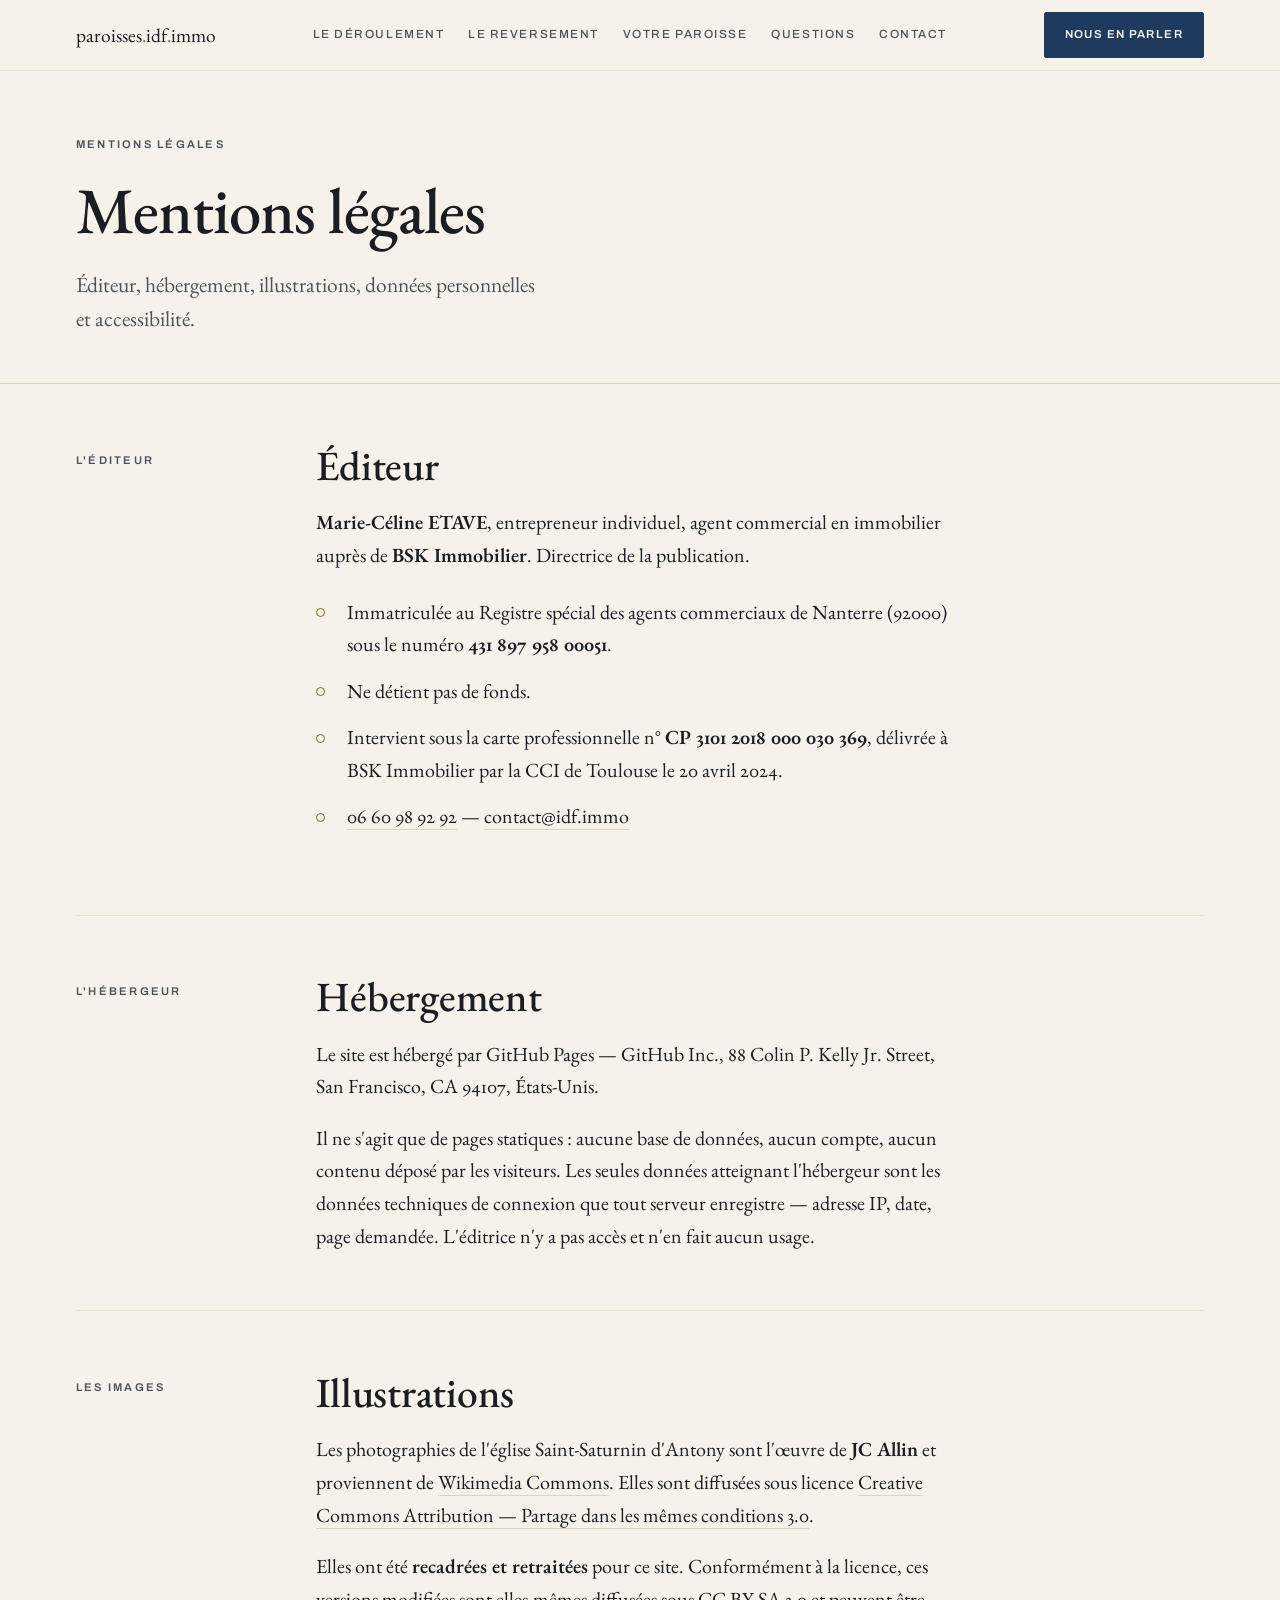
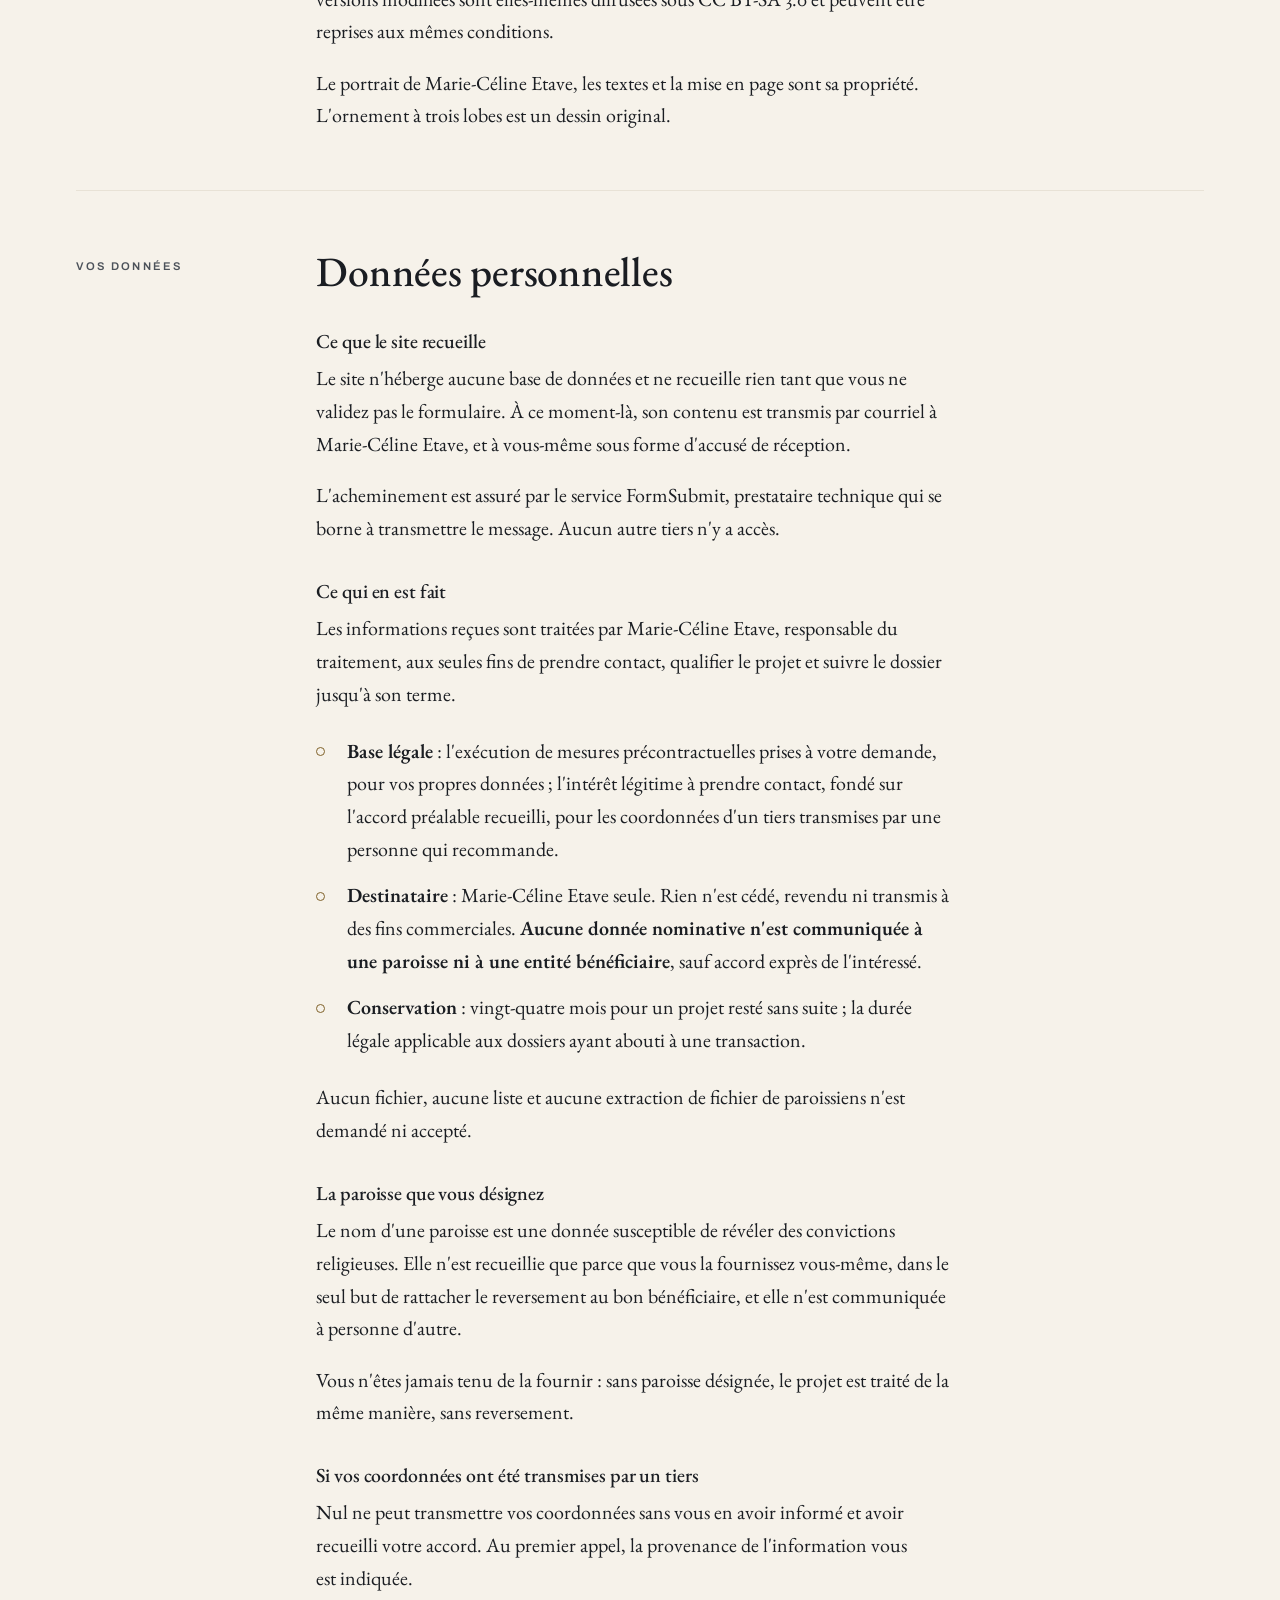
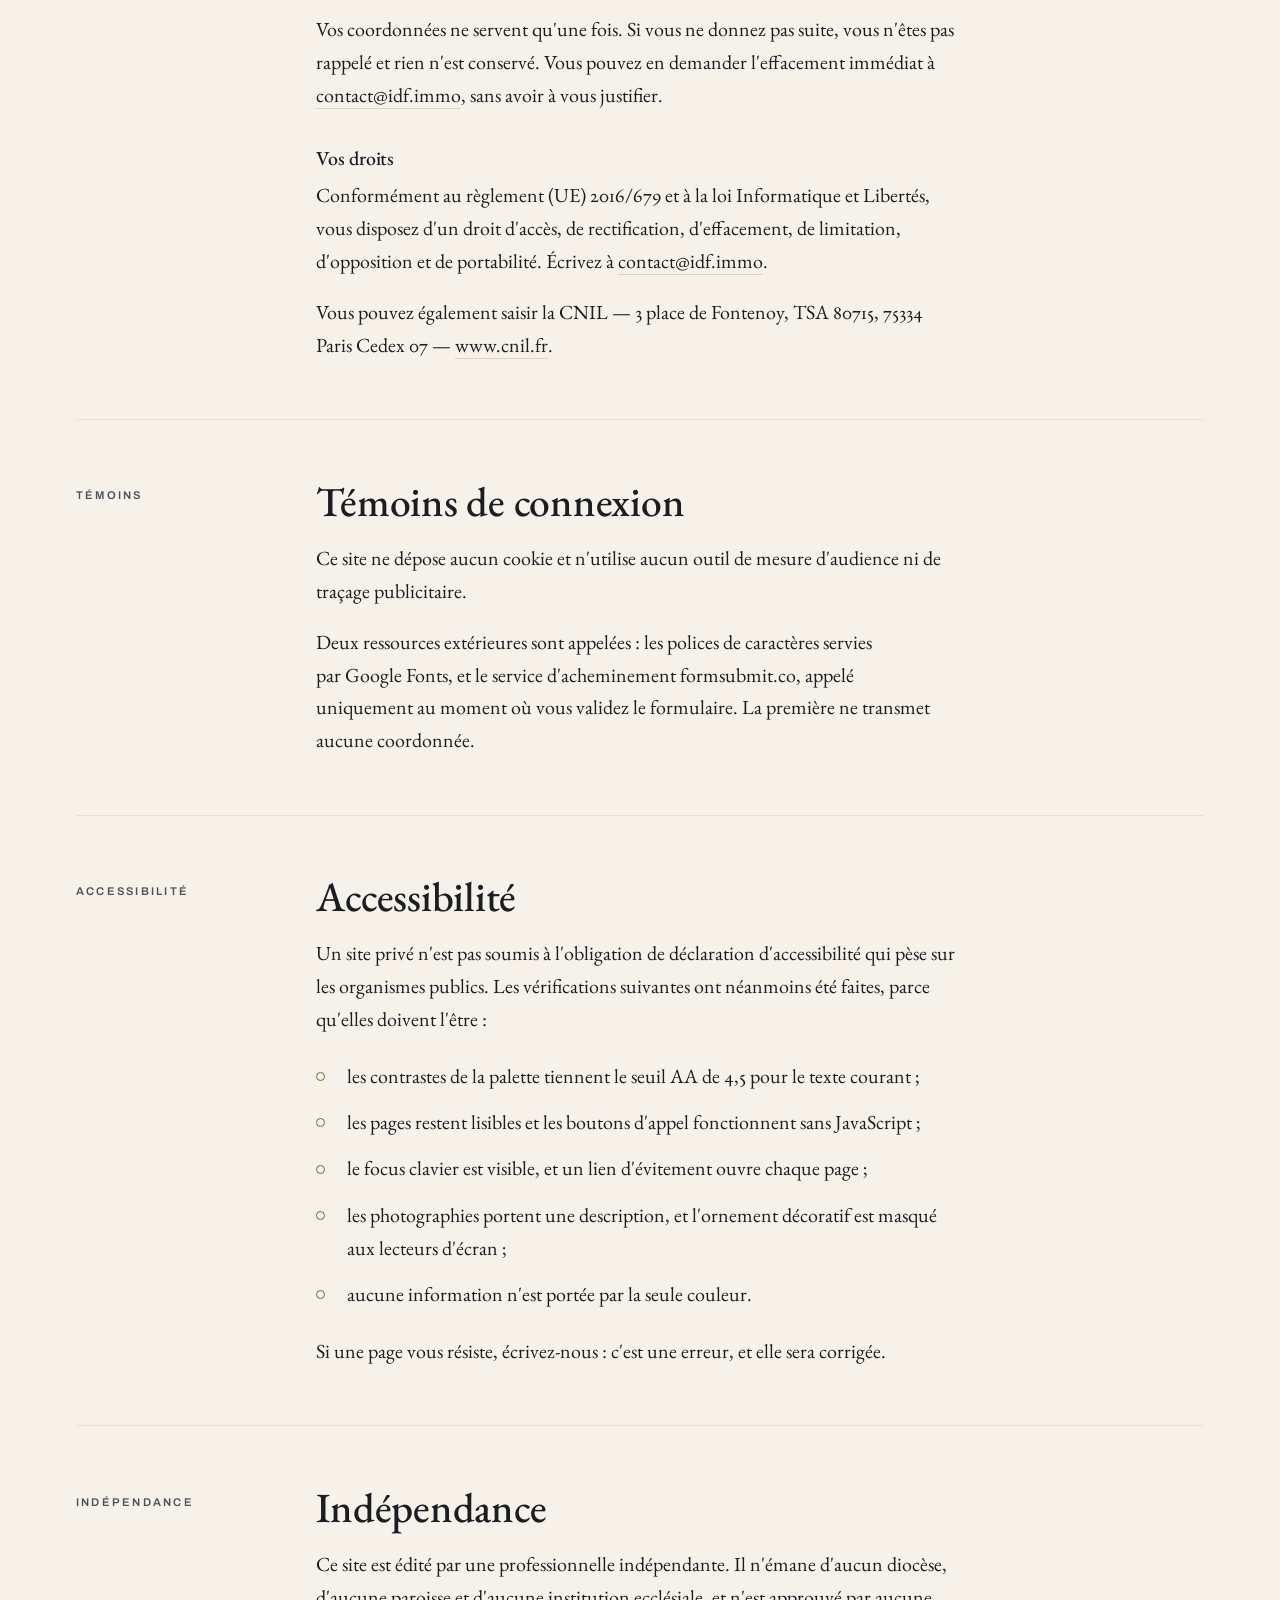
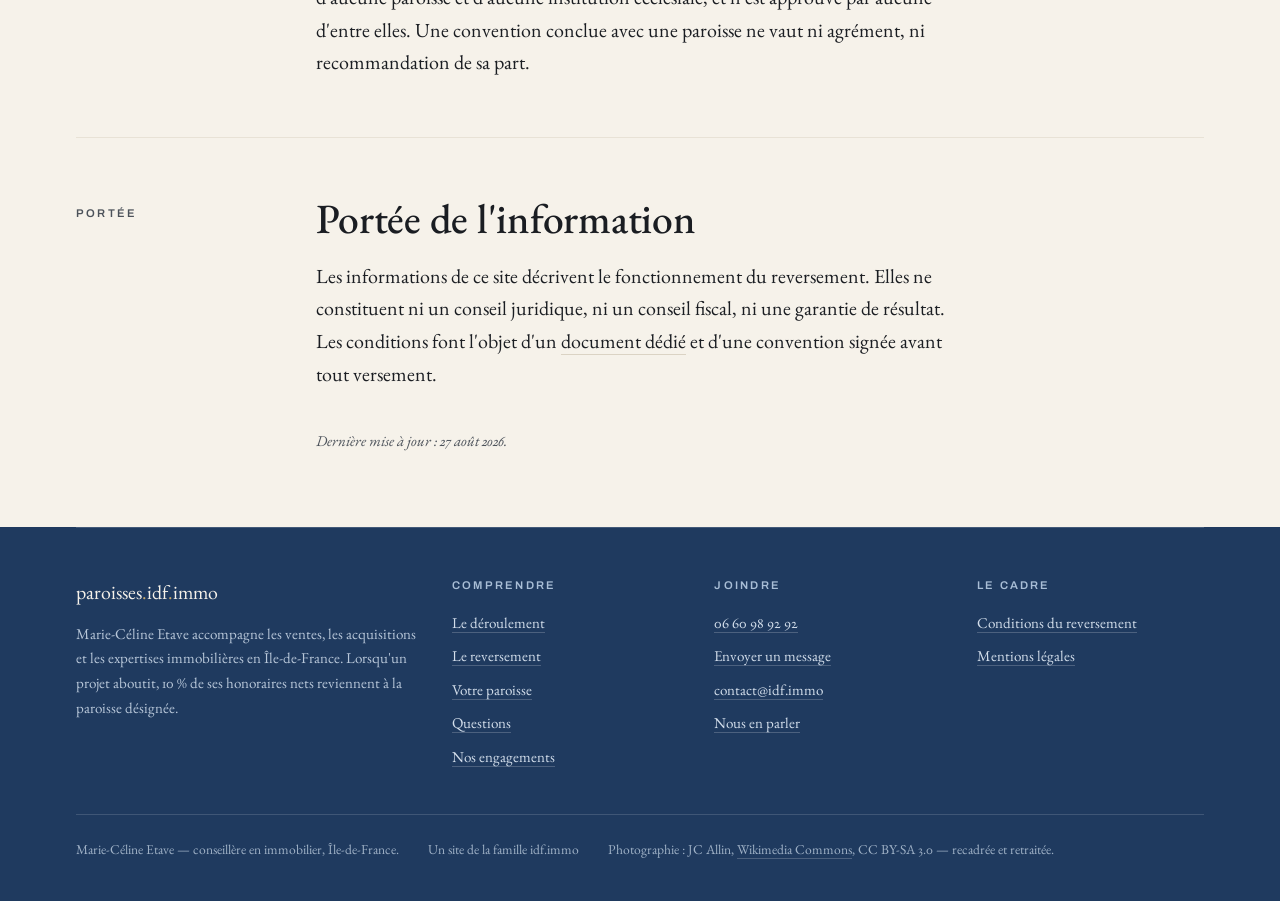
<file: paroisses.idf.immo/mentions-legales.html>
<!DOCTYPE html>
<html lang="fr">
<head>
<meta charset="utf-8">
<meta name="viewport" content="width=device-width, initial-scale=1">
<title>Mentions légales — paroisses.idf.immo</title>
<meta name="description" content="Éditeur, hébergement, licence des photographies, données personnelles et accessibilité du site paroisses.idf.immo.">
<link rel="canonical" href="https://paroisses.idf.immo/mentions-legales.html">
<meta name="theme-color" content="#F6F2EA">
<meta property="og:type" content="article">
<meta property="og:site_name" content="paroisses.idf.immo">
<meta property="og:title" content="Mentions légales">
<meta property="og:description" content="Éditeur, hébergement, licence des photographies, données personnelles et accessibilité du site paroisses.idf.immo.">
<meta property="og:url" content="https://paroisses.idf.immo/mentions-legales.html">
<meta property="og:locale" content="fr_FR">
<meta property="og:image" content="https://paroisses.idf.immo/images/saint-saturnin-1400.jpg">
<meta property="og:image:alt" content="L'église Saint-Saturnin d'Antony, façade et clocher">
<meta name="twitter:card" content="summary_large_image">
<link rel="icon" href="data:image/svg+xml,%3Csvg xmlns='http://www.w3.org/2000/svg' viewBox='0 0 24 24'%3E%3Crect width='24' height='24' fill='%23F6F2EA'/%3E%3Cg fill='none' stroke='%237F6129' stroke-width='1.3'%3E%3Ccircle cx='12' cy='6.11' r='5.1'/%3E%3Ccircle cx='17.11' cy='14.95' r='5.1'/%3E%3Ccircle cx='6.89' cy='14.95' r='5.1'/%3E%3C/g%3E%3C/svg%3E">
<link rel="preconnect" href="https://fonts.googleapis.com">
<link rel="preconnect" href="https://fonts.gstatic.com" crossorigin>
<link href="https://fonts.googleapis.com/css2?family=Archivo:wght@500;600&family=EB+Garamond:ital,wght@0,400;0,500;0,600;1,400&display=swap" rel="stylesheet">
<link rel="stylesheet" href="styles.css">
</head>
<body class="a-barre">
<a class="saut" href="#principal">Aller au contenu</a>

<header class="entete">
  <div class="page">
    <a class="enseigne" href="index.html">paroisses<span class="pt">.</span>idf<span class="pt">.</span>immo</a>
    <nav class="menu" aria-label="Navigation principale">
      <a href="comment-cela-se-passe.html">Le déroulement</a>
      <a href="le-reversement.html">Le reversement</a>
      <a href="votre-paroisse.html">Votre paroisse</a>
      <a href="questions.html">Questions</a>
      <a href="contact.html">Contact</a>
    </nav>
    <a class="bouton" href="nous-en-parler.html">Nous en parler</a>
  </div>
</header>

<main id="principal">
  <section class="frontispice">
    <div class="page">
      <span class="mention">Mentions légales</span>
      <h1>Mentions légales</h1>
      <p class="chapeau">Éditeur, hébergement, illustrations, données personnelles et accessibilité.</p>
    </div>
  </section>
  <section class="texte">
    <div class="page">

      <div class="rubrique">
        <div class="marge"><span class="mention">L'éditeur</span></div>
        <div>
          <h2>Éditeur</h2>
          <p><strong>Marie-Céline ETAVE</strong>, entrepreneur individuel, agent commercial en immobilier auprès de <strong>BSK Immobilier</strong>. Directrice de la publication.</p>
          <ul class="serie">
          <li>Immatriculée au Registre spécial des agents commerciaux de Nanterre (92000) sous le numéro <strong>431 897 958 00051</strong>.</li>
          <li>Ne détient pas de fonds.</li>
          <li>Intervient sous la carte professionnelle n° <strong>CP 3101 2018 000 030 369</strong>, délivrée à BSK Immobilier par la CCI de Toulouse le 20 avril 2024.</li>
          <li><a class="tel" href="tel:+33660989292">06 60 98 92 92</a> — <a href="mailto:contact@idf.immo">contact@idf.immo</a></li>
          </ul>
        </div>
      </div>

      <div class="rubrique">
        <div class="marge"><span class="mention">L'hébergeur</span></div>
        <div>
          <h2>Hébergement</h2>
          <p>Le site est hébergé par GitHub Pages — GitHub Inc., 88 Colin P. Kelly Jr. Street, San Francisco, CA 94107, États-Unis.</p>
          <p>Il ne s'agit que de pages statiques&nbsp;: aucune base de données, aucun compte, aucun contenu déposé par les visiteurs. Les seules données atteignant l'hébergeur sont les données techniques de connexion que tout serveur enregistre — adresse IP, date, page demandée. L'éditrice n'y a pas accès et n'en fait aucun usage.</p>
        </div>
      </div>

      <div class="rubrique">
        <div class="marge"><span class="mention">Les images</span></div>
        <div>
          <h2>Illustrations</h2>
          <p>Les photographies de l'église Saint-Saturnin d'Antony sont l'œuvre de <strong>JC Allin</strong> et proviennent de <a href="https://commons.wikimedia.org/wiki/File:92-Antony-place-St-Saturnin.jpg" rel="license noopener" target="_blank">Wikimedia Commons</a>. Elles sont diffusées sous licence <a href="https://creativecommons.org/licenses/by-sa/3.0/deed.fr" rel="license noopener" target="_blank">Creative Commons Attribution — Partage dans les mêmes conditions 3.0</a>.</p>
          <p>Elles ont été <strong>recadrées et retraitées</strong> pour ce site. Conformément à la licence, ces versions modifiées sont elles-mêmes diffusées sous CC BY-SA 3.0 et peuvent être reprises aux mêmes conditions.</p>
          <p>Le portrait de Marie-Céline Etave, les textes et la mise en page sont sa propriété. L'ornement à trois lobes est un dessin original.</p>
        </div>
      </div>

      <div class="rubrique">
        <div class="marge"><span class="mention">Vos données</span></div>
        <div>
          <h2>Données personnelles</h2>

          <h3>Ce que le site recueille</h3>
          <p>Le site n'héberge aucune base de données et ne recueille rien tant que vous ne validez pas le formulaire. À ce moment-là, son contenu est transmis par courriel à Marie-Céline Etave, et à vous-même sous forme d'accusé de réception.</p>
          <p>L'acheminement est assuré par le service FormSubmit, prestataire technique qui se borne à transmettre le message. Aucun autre tiers n'y a accès.</p>

          <h3>Ce qui en est fait</h3>
          <p>Les informations reçues sont traitées par Marie-Céline Etave, responsable du traitement, aux seules fins de prendre contact, qualifier le projet et suivre le dossier jusqu'à son terme.</p>
          <ul class="serie">
          <li><strong>Base légale</strong>&nbsp;: l'exécution de mesures précontractuelles prises à votre demande, pour vos propres données&nbsp;; l'intérêt légitime à prendre contact, fondé sur l'accord préalable recueilli, pour les coordonnées d'un tiers transmises par une personne qui recommande.</li>
          <li><strong>Destinataire</strong>&nbsp;: Marie-Céline Etave seule. Rien n'est cédé, revendu ni transmis à des fins commerciales. <strong>Aucune donnée nominative n'est communiquée à une paroisse ni à une entité bénéficiaire</strong>, sauf accord exprès de l'intéressé.</li>
          <li><strong>Conservation</strong>&nbsp;: vingt-quatre mois pour un projet resté sans suite&nbsp;; la durée légale applicable aux dossiers ayant abouti à une transaction.</li>
          </ul>
          <p>Aucun fichier, aucune liste et aucune extraction de fichier de paroissiens n'est demandé ni accepté.</p>

          <h3>La paroisse que vous désignez</h3>
          <p>Le nom d'une paroisse est une donnée susceptible de révéler des convictions religieuses. Elle n'est recueillie que parce que vous la fournissez vous-même, dans le seul but de rattacher le reversement au bon bénéficiaire, et elle n'est communiquée à personne d'autre.</p>
          <p>Vous n'êtes jamais tenu de la fournir&nbsp;: sans paroisse désignée, le projet est traité de la même manière, sans reversement.</p>

          <h3>Si vos coordonnées ont été transmises par un tiers</h3>
          <p>Nul ne peut transmettre vos coordonnées sans vous en avoir informé et avoir recueilli votre accord. Au premier appel, la provenance de l'information vous est indiquée.</p>
          <p>Vos coordonnées ne servent qu'une fois. Si vous ne donnez pas suite, vous n'êtes pas rappelé et rien n'est conservé. Vous pouvez en demander l'effacement immédiat à <a href="mailto:contact@idf.immo">contact@idf.immo</a>, sans avoir à vous justifier.</p>

          <h3>Vos droits</h3>
          <p>Conformément au règlement (UE) 2016/679 et à la loi Informatique et Libertés, vous disposez d'un droit d'accès, de rectification, d'effacement, de limitation, d'opposition et de portabilité. Écrivez à <a href="mailto:contact@idf.immo">contact@idf.immo</a>.</p>
          <p>Vous pouvez également saisir la CNIL — 3 place de Fontenoy, TSA 80715, 75334 Paris Cedex 07 — <a href="https://www.cnil.fr" rel="noopener" target="_blank">www.cnil.fr</a>.</p>
        </div>
      </div>

      <div class="rubrique">
        <div class="marge"><span class="mention">Témoins</span></div>
        <div>
          <h2>Témoins de connexion</h2>
          <p>Ce site ne dépose aucun cookie et n'utilise aucun outil de mesure d'audience ni de traçage publicitaire.</p>
          <p>Deux ressources extérieures sont appelées&nbsp;: les polices de caractères servies par Google Fonts, et le service d'acheminement formsubmit.co, appelé uniquement au moment où vous validez le formulaire. La première ne transmet aucune coordonnée.</p>
        </div>
      </div>

      <div class="rubrique">
        <div class="marge"><span class="mention">Accessibilité</span></div>
        <div>
          <h2>Accessibilité</h2>
          <p>Un site privé n'est pas soumis à l'obligation de déclaration d'accessibilité qui pèse sur les organismes publics. Les vérifications suivantes ont néanmoins été faites, parce qu'elles doivent l'être&nbsp;:</p>
          <ul class="serie">
          <li>les contrastes de la palette tiennent le seuil AA de 4,5 pour le texte courant&nbsp;;</li>
          <li>les pages restent lisibles et les boutons d'appel fonctionnent sans JavaScript&nbsp;;</li>
          <li>le focus clavier est visible, et un lien d'évitement ouvre chaque page&nbsp;;</li>
          <li>les photographies portent une description, et l'ornement décoratif est masqué aux lecteurs d'écran&nbsp;;</li>
          <li>aucune information n'est portée par la seule couleur.</li>
          </ul>
          <p>Si une page vous résiste, écrivez-nous&nbsp;: c'est une erreur, et elle sera corrigée.</p>
        </div>
      </div>

      <div class="rubrique">
        <div class="marge"><span class="mention">Indépendance</span></div>
        <div>
          <h2>Indépendance</h2>
          <p>Ce site est édité par une professionnelle indépendante. Il n'émane d'aucun diocèse, d'aucune paroisse et d'aucune institution ecclésiale, et n'est approuvé par aucune d'entre elles. Une convention conclue avec une paroisse ne vaut ni agrément, ni recommandation de sa part.</p>
        </div>
      </div>

      <div class="rubrique">
        <div class="marge"><span class="mention">Portée</span></div>
        <div>
          <h2>Portée de l'information</h2>
          <p>Les informations de ce site décrivent le fonctionnement du reversement. Elles ne constituent ni un conseil juridique, ni un conseil fiscal, ni une garantie de résultat. Les conditions font l'objet d'un <a href="conditions-du-reversement.html">document dédié</a> et d'une convention signée avant tout versement.</p>

          <p style="margin-top:2.4rem;color:var(--encre-doux);font-size:.94rem"><em>Dernière mise à jour&nbsp;: 27 août 2026.</em></p>
        </div>
      </div>


    </div>
  </section>

</main>

<footer class="pied">
  <div class="page">
    <div class="filet-haut">
      <div class="grille">
        <div>
          <a class="enseigne" href="index.html">paroisses<span class="pt">.</span>idf<span class="pt">.</span>immo</a>
          <p>Marie-Céline Etave accompagne les ventes, les acquisitions et les expertises immobilières en Île-de-France. Lorsqu'un projet aboutit, 10&nbsp;% de ses honoraires nets reviennent à la paroisse désignée.</p>
        </div>
        <div>
          <span class="mention">Comprendre</span>
          <ul>
            <li><a href="comment-cela-se-passe.html">Le déroulement</a></li>
            <li><a href="le-reversement.html">Le reversement</a></li>
            <li><a href="votre-paroisse.html">Votre paroisse</a></li>
            <li><a href="questions.html">Questions</a></li>
            <li><a href="nos-engagements.html">Nos engagements</a></li>
          </ul>
        </div>
        <div>
          <span class="mention">Joindre</span>
          <ul>
            <li><a class="tel" href="tel:+33660989292">06 60 98 92 92</a></li>
            <li><a href="sms:+33660989292">Envoyer un message</a></li>
            <li><a href="mailto:contact@idf.immo">contact@idf.immo</a></li>
            <li><a href="nous-en-parler.html">Nous en parler</a></li>
          </ul>
        </div>
        <div>
          <span class="mention">Le cadre</span>
          <ul>
            <li><a href="conditions-du-reversement.html">Conditions du reversement</a></li>
            <li><a href="mentions-legales.html">Mentions légales</a></li>
          </ul>
        </div>
      </div>
      <div class="bas">
        <span>Marie-Céline Etave — conseillère en immobilier, Île-de-France.</span>
        <span>Un site de la famille idf.immo</span>
        <span>Photographie&nbsp;: JC Allin, <a href="https://commons.wikimedia.org/wiki/File:92-Antony-place-St-Saturnin.jpg" rel="license noopener" target="_blank">Wikimedia Commons</a>, CC BY-SA 3.0 — recadrée et retraitée.</span>
      </div>
    </div>
  </div>
</footer>

<div class="barre" id="barre">
  <a class="bouton" href="nous-en-parler.html">Nous en parler</a>
</div>

<script src="site.js" defer></script>
</body>
</html>
</file>
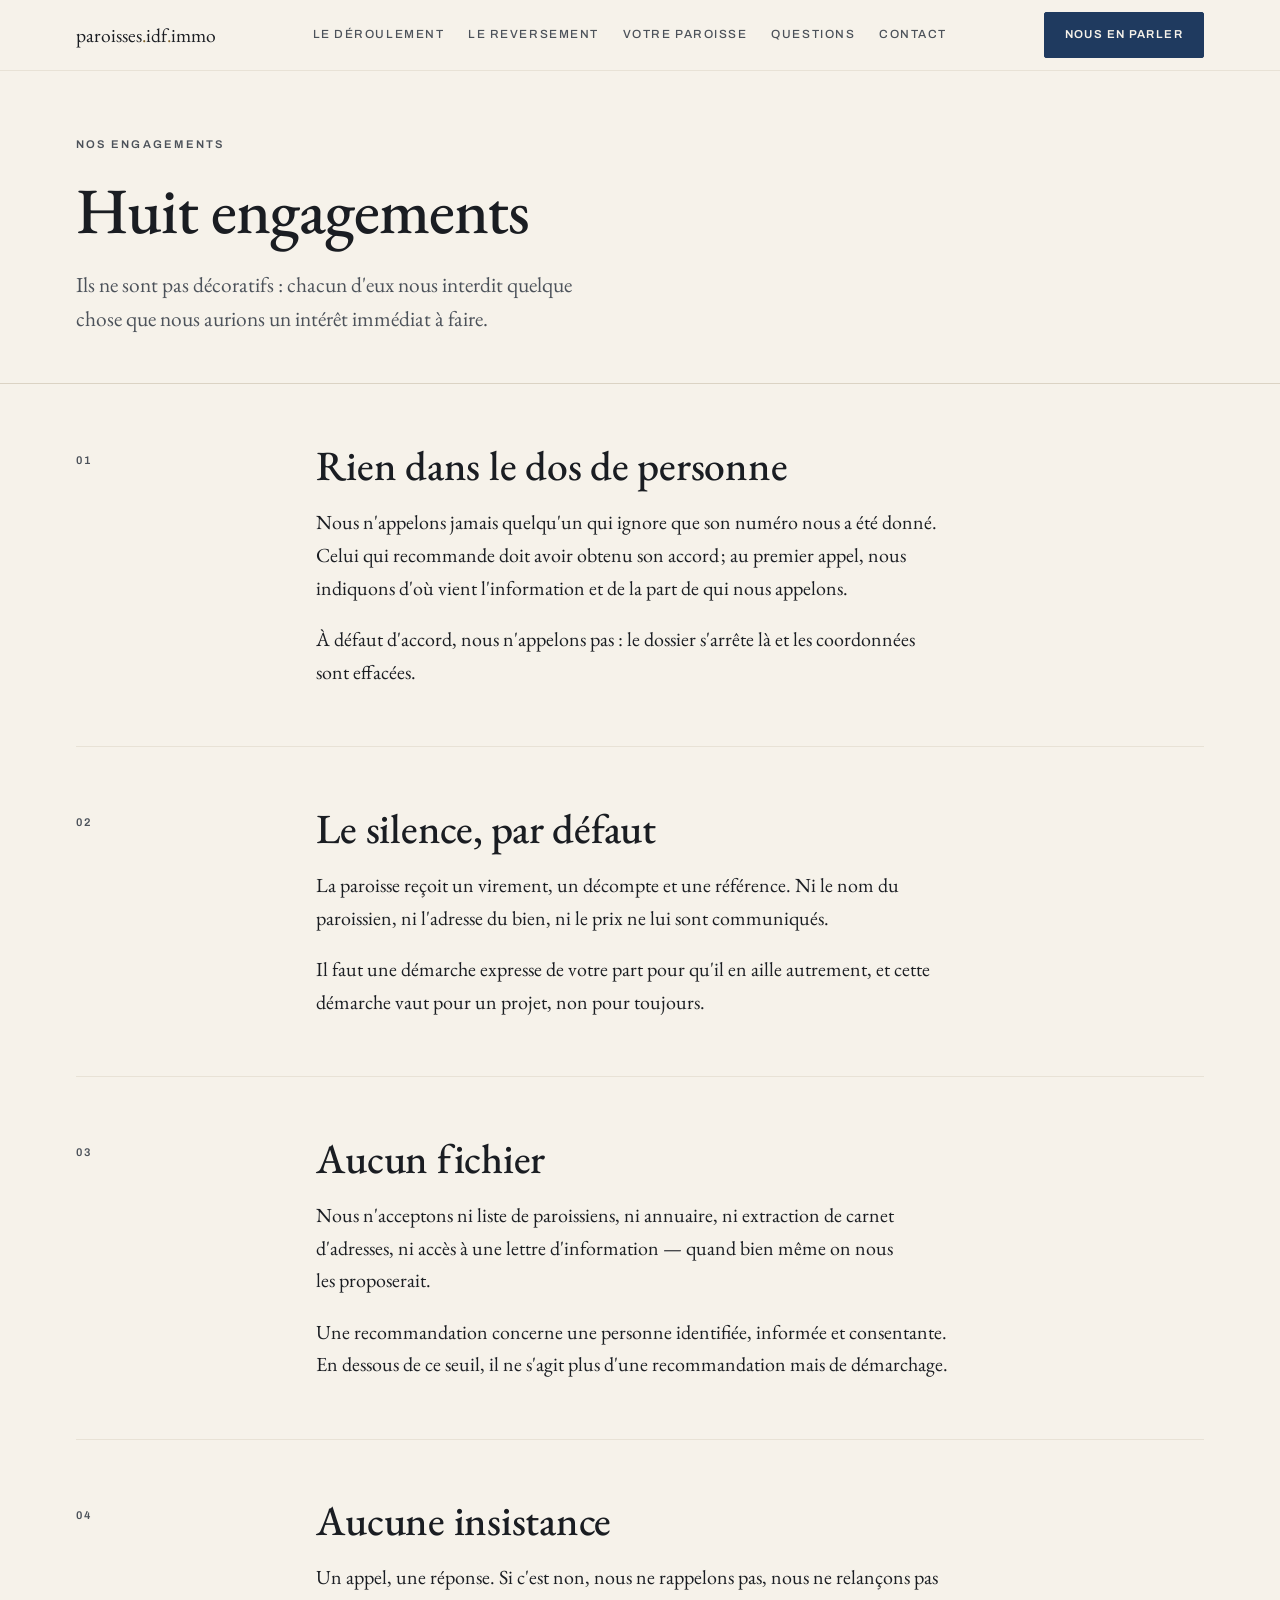
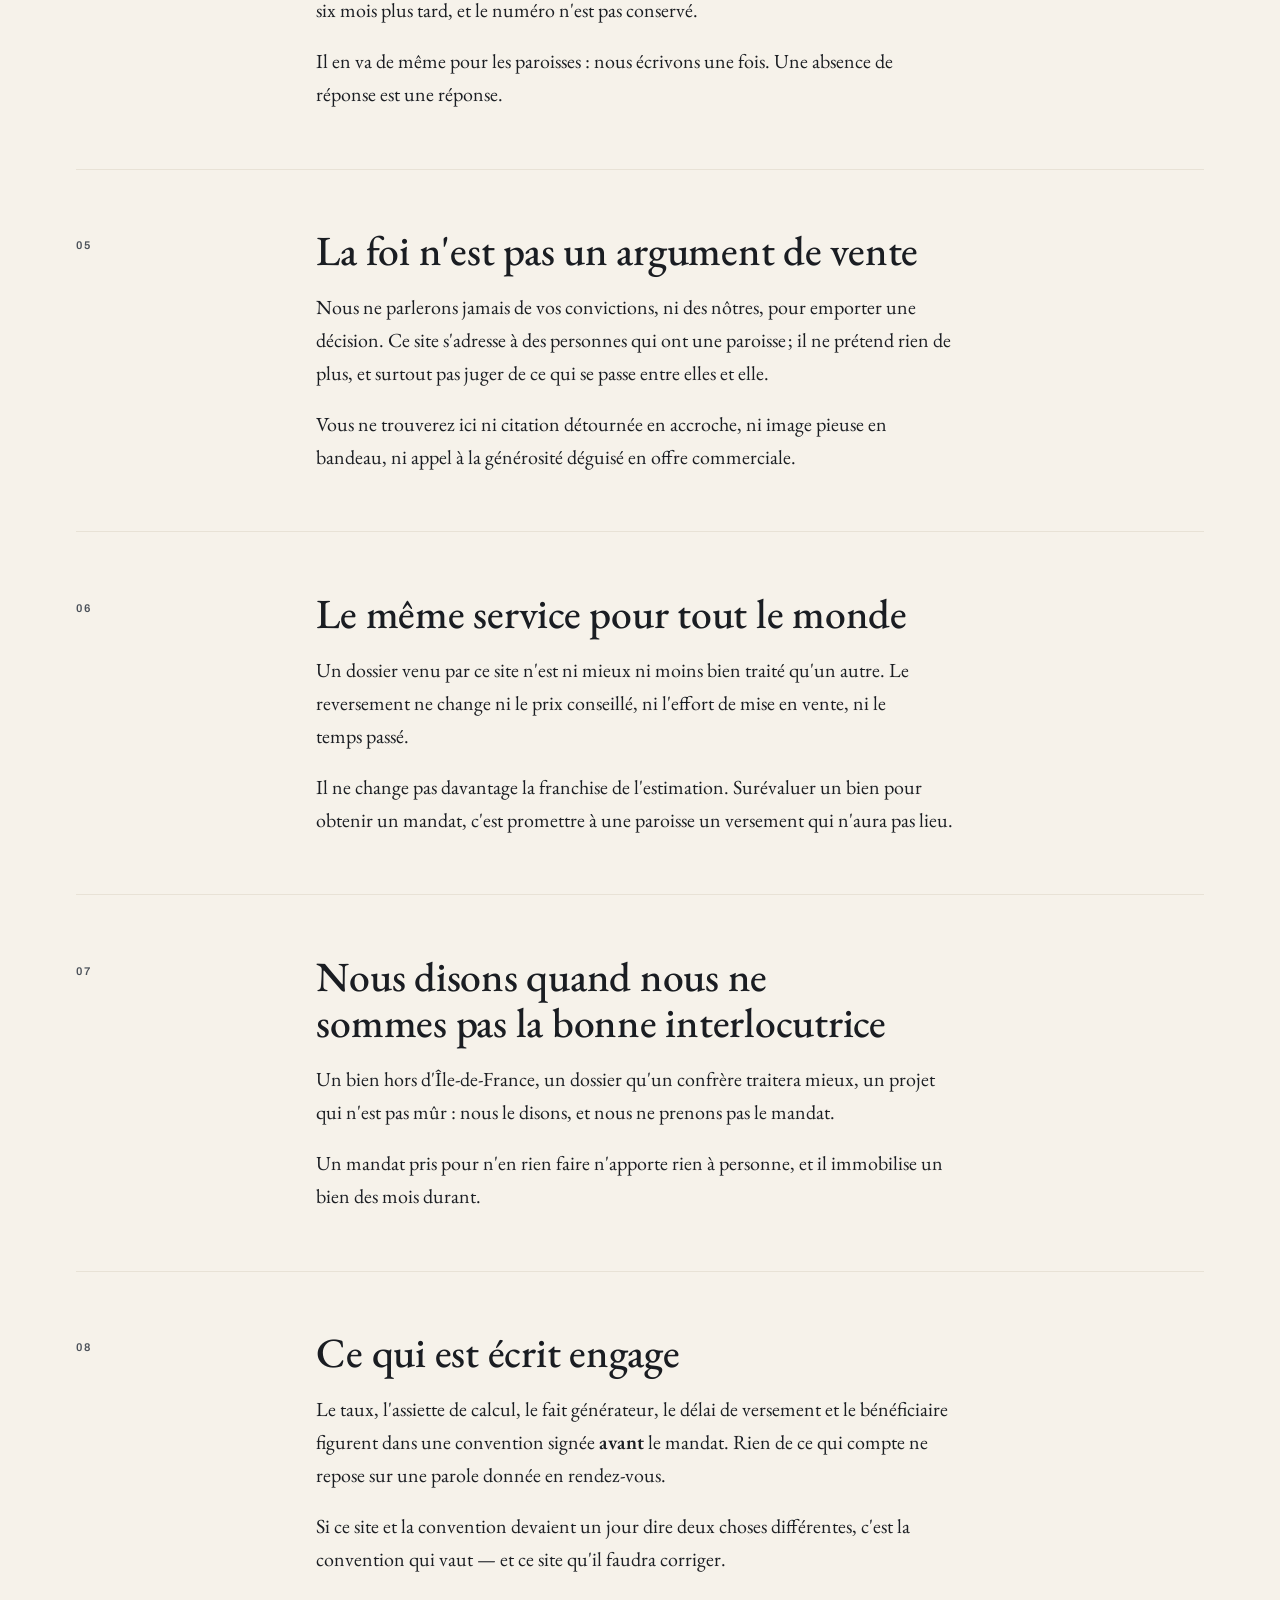
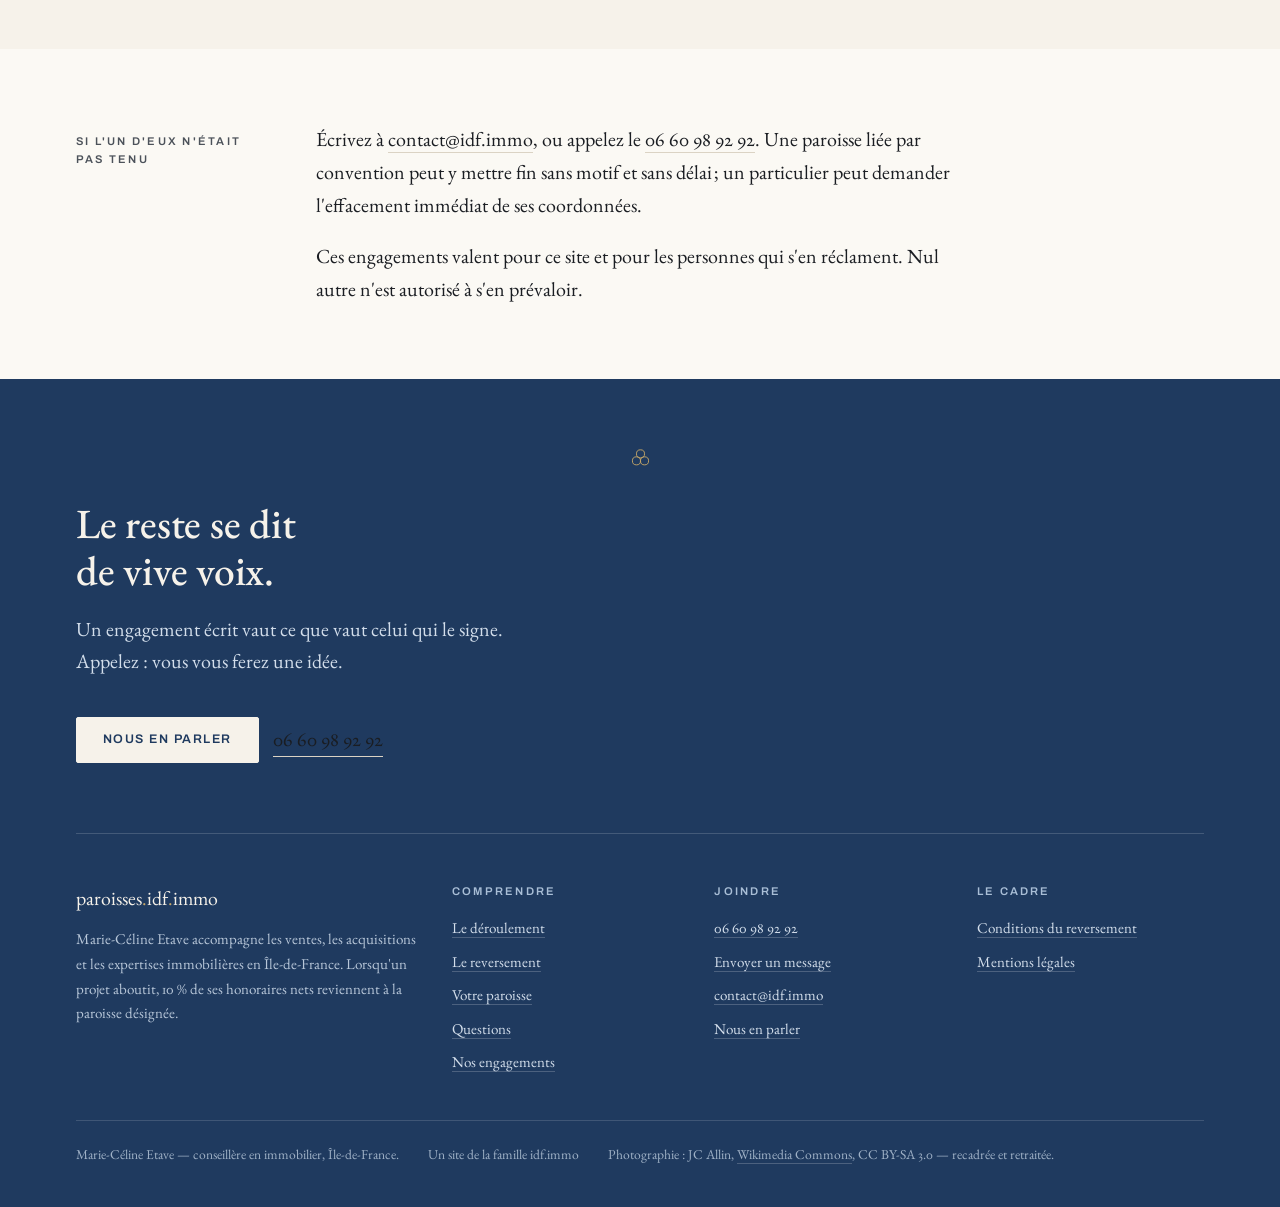
<file: paroisses.idf.immo/nos-engagements.html>
<!DOCTYPE html>
<html lang="fr">
<head>
<meta charset="utf-8">
<meta name="viewport" content="width=device-width, initial-scale=1">
<title>Huit engagements — paroisses.idf.immo</title>
<meta name="description" content="Accord préalable systématique, discrétion par défaut vis-à-vis de la paroisse, aucun fichier, aucune relance, et la foi qui n'est jamais un argument de vente.">
<link rel="canonical" href="https://paroisses.idf.immo/nos-engagements.html">
<meta name="theme-color" content="#F6F2EA">
<meta property="og:type" content="article">
<meta property="og:site_name" content="paroisses.idf.immo">
<meta property="og:title" content="Huit engagements">
<meta property="og:description" content="Accord préalable systématique, discrétion par défaut vis-à-vis de la paroisse, aucun fichier, aucune relance, et la foi qui n'est jamais un argument de vente.">
<meta property="og:url" content="https://paroisses.idf.immo/nos-engagements.html">
<meta property="og:locale" content="fr_FR">
<meta property="og:image" content="https://paroisses.idf.immo/images/saint-saturnin-1400.jpg">
<meta property="og:image:alt" content="L'église Saint-Saturnin d'Antony, façade et clocher">
<meta name="twitter:card" content="summary_large_image">
<link rel="icon" href="data:image/svg+xml,%3Csvg xmlns='http://www.w3.org/2000/svg' viewBox='0 0 24 24'%3E%3Crect width='24' height='24' fill='%23F6F2EA'/%3E%3Cg fill='none' stroke='%237F6129' stroke-width='1.3'%3E%3Ccircle cx='12' cy='6.11' r='5.1'/%3E%3Ccircle cx='17.11' cy='14.95' r='5.1'/%3E%3Ccircle cx='6.89' cy='14.95' r='5.1'/%3E%3C/g%3E%3C/svg%3E">
<link rel="preconnect" href="https://fonts.googleapis.com">
<link rel="preconnect" href="https://fonts.gstatic.com" crossorigin>
<link href="https://fonts.googleapis.com/css2?family=Archivo:wght@500;600&family=EB+Garamond:ital,wght@0,400;0,500;0,600;1,400&display=swap" rel="stylesheet">
<link rel="stylesheet" href="styles.css">
</head>
<body class="a-barre">
<a class="saut" href="#principal">Aller au contenu</a>

<header class="entete">
  <div class="page">
    <a class="enseigne" href="index.html">paroisses<span class="pt">.</span>idf<span class="pt">.</span>immo</a>
    <nav class="menu" aria-label="Navigation principale">
      <a href="comment-cela-se-passe.html">Le déroulement</a>
      <a href="le-reversement.html">Le reversement</a>
      <a href="votre-paroisse.html">Votre paroisse</a>
      <a href="questions.html">Questions</a>
      <a href="contact.html">Contact</a>
    </nav>
    <a class="bouton" href="nous-en-parler.html">Nous en parler</a>
  </div>
</header>

<main id="principal">
  <section class="frontispice">
    <div class="page">
      <span class="mention">Nos engagements</span>
      <h1>Huit engagements</h1>
      <p class="chapeau">Ils ne sont pas décoratifs&nbsp;: chacun d'eux nous interdit quelque chose que nous aurions un intérêt immédiat à faire.</p>
    </div>
  </section>
  <section class="texte">
    <div class="page">

      <div class="rubrique">
        <div class="marge"><span class="mention">01</span></div>
        <div>
          <h2>Rien dans le dos de personne</h2>
          <p>Nous n'appelons jamais quelqu'un qui ignore que son numéro nous a été donné. Celui qui recommande doit avoir obtenu son accord&#8239;; au premier appel, nous indiquons d'où vient l'information et de la part de qui nous appelons.</p>
          <p>À défaut d'accord, nous n'appelons pas&nbsp;: le dossier s'arrête là et les coordonnées sont effacées.</p>
        </div>
      </div>

      <div class="rubrique">
        <div class="marge"><span class="mention">02</span></div>
        <div>
          <h2>Le silence, par défaut</h2>
          <p>La paroisse reçoit un virement, un décompte et une référence. Ni le nom du paroissien, ni l'adresse du bien, ni le prix ne lui sont communiqués.</p>
          <p>Il faut une démarche expresse de votre part pour qu'il en aille autrement, et cette démarche vaut pour un projet, non pour toujours.</p>
        </div>
      </div>

      <div class="rubrique">
        <div class="marge"><span class="mention">03</span></div>
        <div>
          <h2>Aucun fichier</h2>
          <p>Nous n'acceptons ni liste de paroissiens, ni annuaire, ni extraction de carnet d'adresses, ni accès à une lettre d'information — quand bien même on nous les proposerait.</p>
          <p>Une recommandation concerne une personne identifiée, informée et consentante. En dessous de ce seuil, il ne s'agit plus d'une recommandation mais de démarchage.</p>
        </div>
      </div>

      <div class="rubrique">
        <div class="marge"><span class="mention">04</span></div>
        <div>
          <h2>Aucune insistance</h2>
          <p>Un appel, une réponse. Si c'est non, nous ne rappelons pas, nous ne relançons pas six mois plus tard, et le numéro n'est pas conservé.</p>
          <p>Il en va de même pour les paroisses&nbsp;: nous écrivons une fois. Une absence de réponse est une réponse.</p>
        </div>
      </div>

      <div class="rubrique">
        <div class="marge"><span class="mention">05</span></div>
        <div>
          <h2>La foi n'est pas un argument de vente</h2>
          <p>Nous ne parlerons jamais de vos convictions, ni des nôtres, pour emporter une décision. Ce site s'adresse à des personnes qui ont une paroisse&#8239;; il ne prétend rien de plus, et surtout pas juger de ce qui se passe entre elles et elle.</p>
          <p>Vous ne trouverez ici ni citation détournée en accroche, ni image pieuse en bandeau, ni appel à la générosité déguisé en offre commerciale.</p>
        </div>
      </div>

      <div class="rubrique">
        <div class="marge"><span class="mention">06</span></div>
        <div>
          <h2>Le même service pour tout le monde</h2>
          <p>Un dossier venu par ce site n'est ni mieux ni moins bien traité qu'un autre. Le reversement ne change ni le prix conseillé, ni l'effort de mise en vente, ni le temps passé.</p>
          <p>Il ne change pas davantage la franchise de l'estimation. Surévaluer un bien pour obtenir un mandat, c'est promettre à une paroisse un versement qui n'aura pas lieu.</p>
        </div>
      </div>

      <div class="rubrique">
        <div class="marge"><span class="mention">07</span></div>
        <div>
          <h2>Nous disons quand nous ne sommes pas la bonne interlocutrice</h2>
          <p>Un bien hors d'Île-de-France, un dossier qu'un confrère traitera mieux, un projet qui n'est pas mûr&nbsp;: nous le disons, et nous ne prenons pas le mandat.</p>
          <p>Un mandat pris pour n'en rien faire n'apporte rien à personne, et il immobilise un bien des mois durant.</p>
        </div>
      </div>

      <div class="rubrique">
        <div class="marge"><span class="mention">08</span></div>
        <div>
          <h2>Ce qui est écrit engage</h2>
          <p>Le taux, l'assiette de calcul, le fait générateur, le délai de versement et le bénéficiaire figurent dans une convention signée <strong>avant</strong> le mandat. Rien de ce qui compte ne repose sur une parole donnée en rendez-vous.</p>
          <p>Si ce site et la convention devaient un jour dire deux choses différentes, c'est la convention qui vaut — et ce site qu'il faudra corriger.</p>
        </div>
      </div>

    </div>
  </section>

  <section class="section section-claire">
    <div class="page">
      <div class="rubrique">
        <div class="marge"><span class="mention">Si l'un d'eux n'était pas tenu</span></div>
        <div>
          <p>Écrivez à <a href="mailto:contact@idf.immo">contact@idf.immo</a>, ou appelez le <a class="tel" href="tel:+33660989292">06 60 98 92 92</a>. Une paroisse liée par convention peut y mettre fin sans motif et sans délai&#8239;; un particulier peut demander l'effacement immédiat de ses coordonnées.</p>
          <p>Ces engagements valent pour ce site et pour les personnes qui s'en réclament. Nul autre n'est autorisé à s'en prévaloir.</p>
        </div>
      </div>
    </div>
  </section>

  <section class="clausule">
    <div class="page">
      <div class="fleuron"><svg class="trilobe" viewBox="0 0 24 24" role="presentation" focusable="false" aria-hidden="true"><circle cx="12" cy="6.11" r="5.1"/><circle cx="17.11" cy="14.95" r="5.1"/><circle cx="6.89" cy="14.95" r="5.1"/></svg></div>
      <h2>Le reste se dit de vive voix.</h2>
      <p>Un engagement écrit vaut ce que vaut celui qui le signe. Appelez&nbsp;: vous vous ferez une idée.</p>
      <div class="gestes">
        <a class="bouton bouton-clair" href="nous-en-parler.html">Nous en parler</a>
        <a class="tel" href="tel:+33660989292">06 60 98 92 92</a>
      </div>
    </div>
  </section>

</main>

<footer class="pied">
  <div class="page">
    <div class="filet-haut">
      <div class="grille">
        <div>
          <a class="enseigne" href="index.html">paroisses<span class="pt">.</span>idf<span class="pt">.</span>immo</a>
          <p>Marie-Céline Etave accompagne les ventes, les acquisitions et les expertises immobilières en Île-de-France. Lorsqu'un projet aboutit, 10&nbsp;% de ses honoraires nets reviennent à la paroisse désignée.</p>
        </div>
        <div>
          <span class="mention">Comprendre</span>
          <ul>
            <li><a href="comment-cela-se-passe.html">Le déroulement</a></li>
            <li><a href="le-reversement.html">Le reversement</a></li>
            <li><a href="votre-paroisse.html">Votre paroisse</a></li>
            <li><a href="questions.html">Questions</a></li>
            <li><a href="nos-engagements.html">Nos engagements</a></li>
          </ul>
        </div>
        <div>
          <span class="mention">Joindre</span>
          <ul>
            <li><a class="tel" href="tel:+33660989292">06 60 98 92 92</a></li>
            <li><a href="sms:+33660989292">Envoyer un message</a></li>
            <li><a href="mailto:contact@idf.immo">contact@idf.immo</a></li>
            <li><a href="nous-en-parler.html">Nous en parler</a></li>
          </ul>
        </div>
        <div>
          <span class="mention">Le cadre</span>
          <ul>
            <li><a href="conditions-du-reversement.html">Conditions du reversement</a></li>
            <li><a href="mentions-legales.html">Mentions légales</a></li>
          </ul>
        </div>
      </div>
      <div class="bas">
        <span>Marie-Céline Etave — conseillère en immobilier, Île-de-France.</span>
        <span>Un site de la famille idf.immo</span>
        <span>Photographie&nbsp;: JC Allin, <a href="https://commons.wikimedia.org/wiki/File:92-Antony-place-St-Saturnin.jpg" rel="license noopener" target="_blank">Wikimedia Commons</a>, CC BY-SA 3.0 — recadrée et retraitée.</span>
      </div>
    </div>
  </div>
</footer>

<div class="barre" id="barre">
  <a class="bouton" href="nous-en-parler.html">Nous en parler</a>
</div>

<script src="site.js" defer></script>
</body>
</html>
</file>
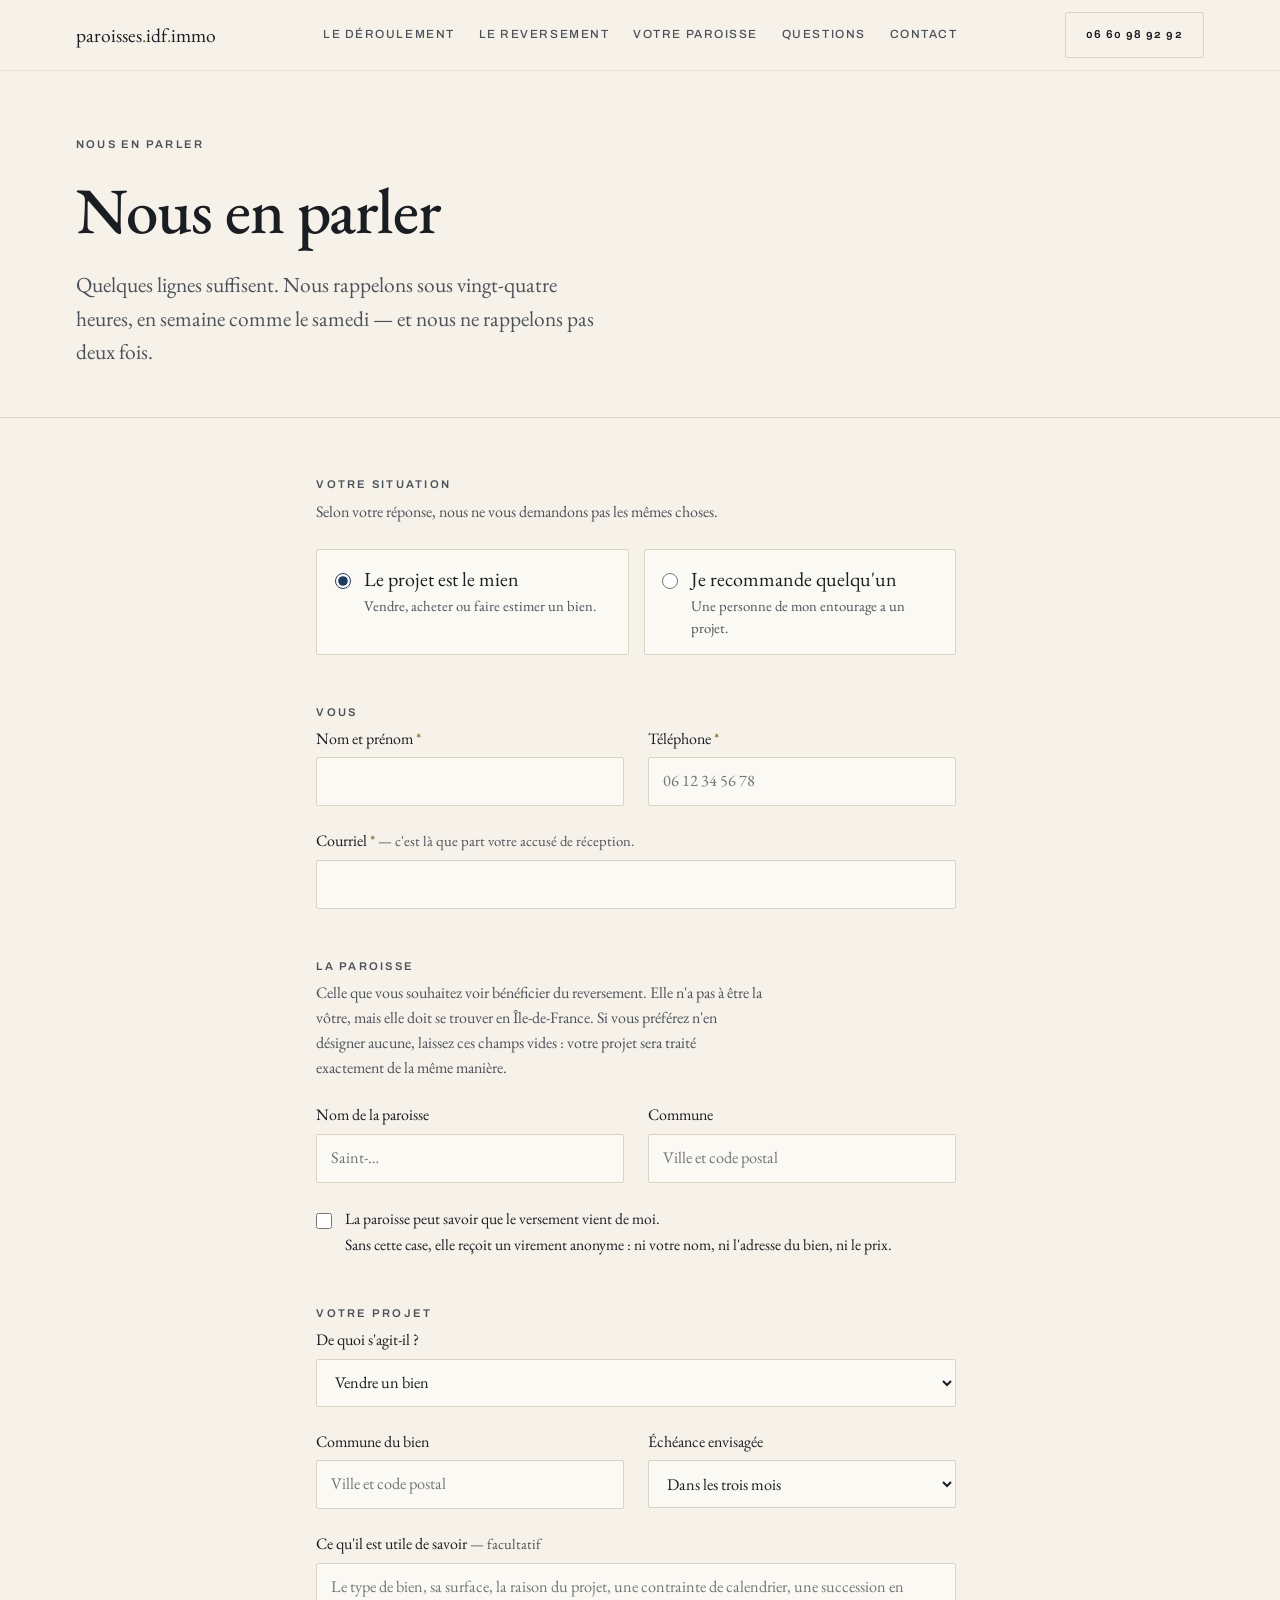
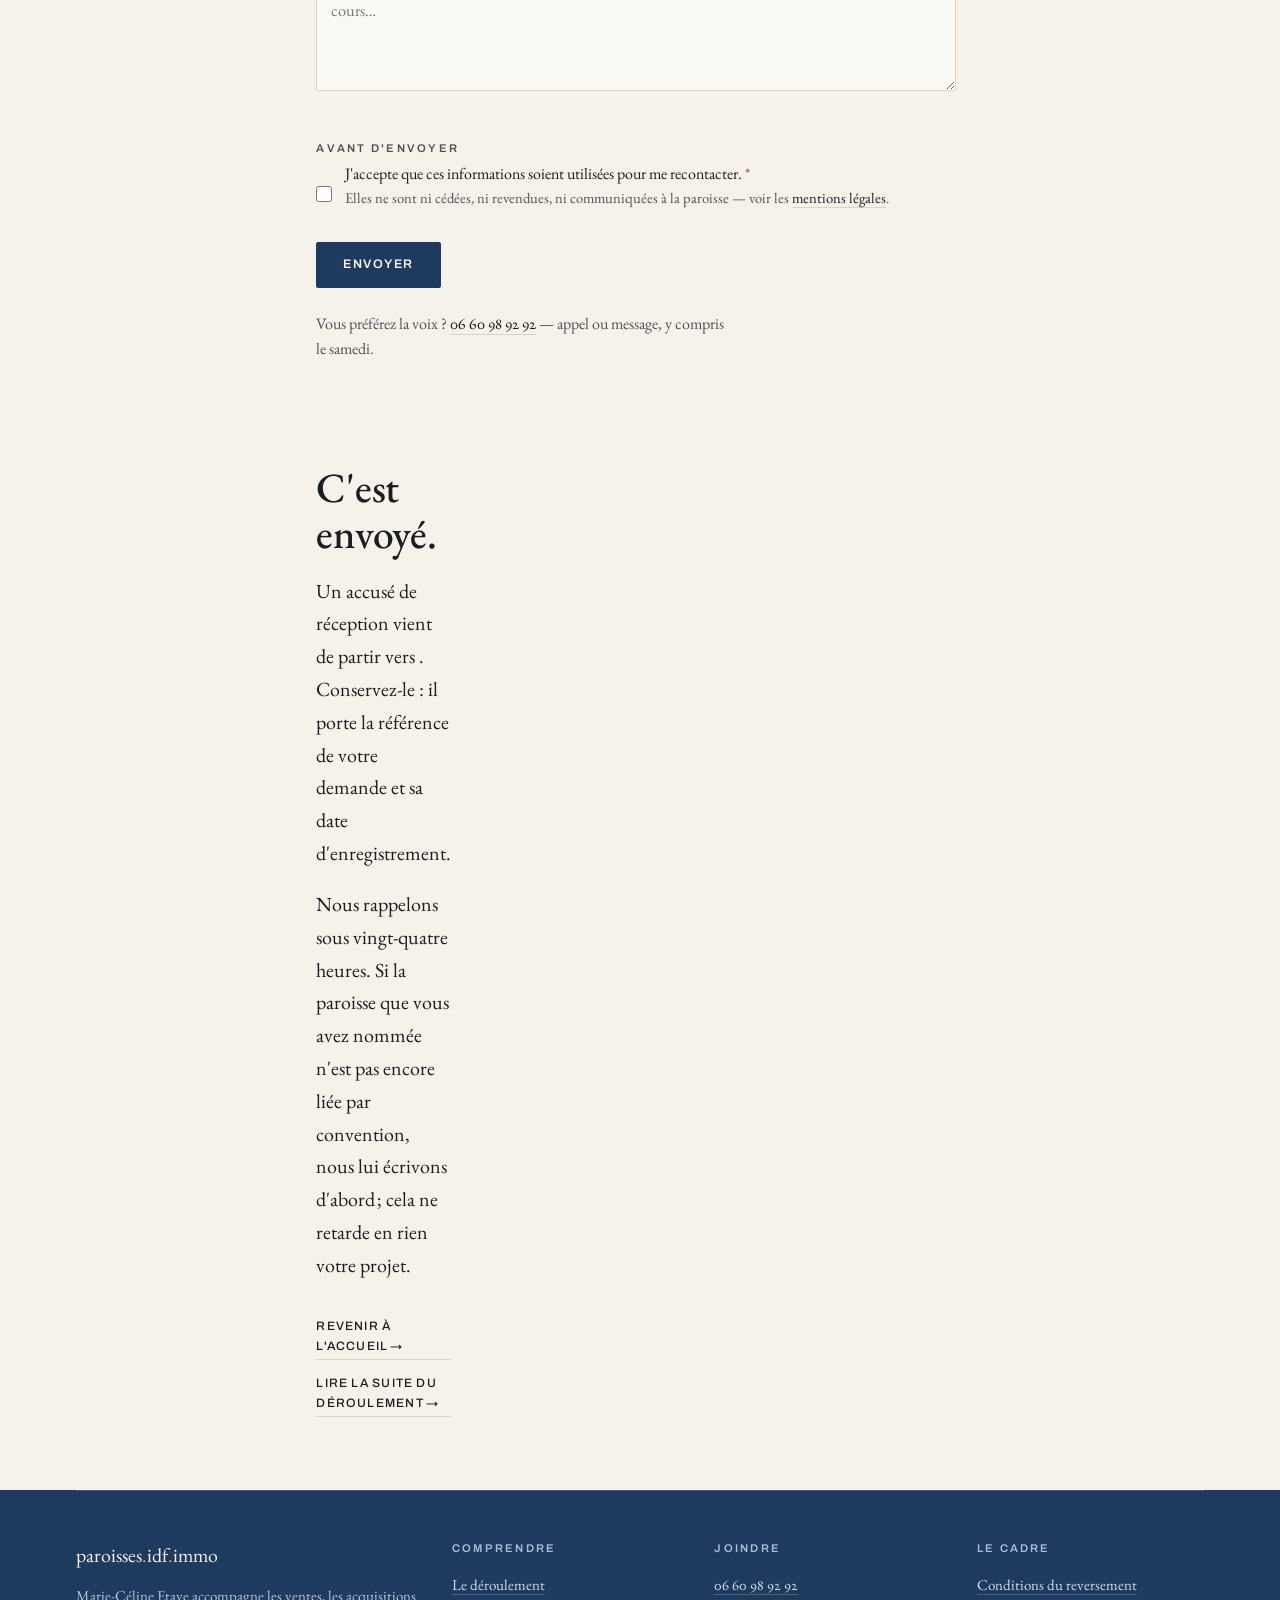
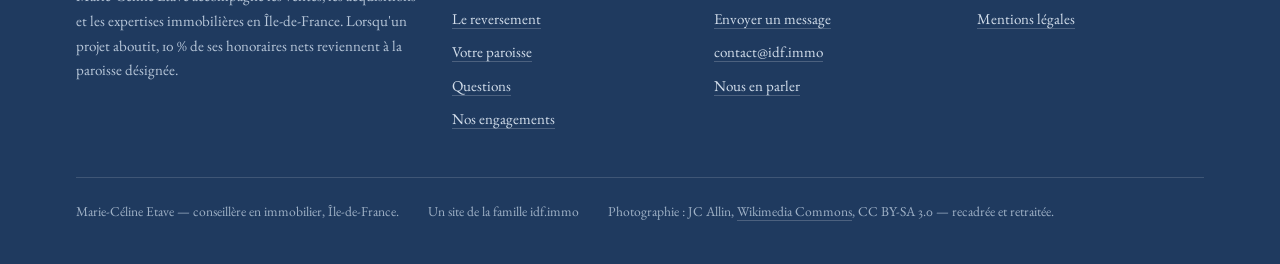
<file: paroisses.idf.immo/nous-en-parler.html>
<!DOCTYPE html>
<html lang="fr">
<head>
<meta charset="utf-8">
<meta name="viewport" content="width=device-width, initial-scale=1">
<title>Nous en parler — paroisses.idf.immo</title>
<meta name="description" content="Un projet immobilier en Île-de-France, ou quelqu'un à recommander. Quelques lignes suffisent : nous rappelons, et 10 % de nos honoraires nets reviennent à la paroisse que vous désignez.">
<link rel="canonical" href="https://paroisses.idf.immo/nous-en-parler.html">
<meta name="theme-color" content="#F6F2EA">
<meta property="og:type" content="website">
<meta property="og:site_name" content="paroisses.idf.immo">
<meta property="og:title" content="Nous en parler">
<meta property="og:description" content="Un projet immobilier en Île-de-France, ou quelqu'un à recommander. Quelques lignes suffisent : nous rappelons, et 10 % de nos honoraires nets reviennent à la paroisse que vous désignez.">
<meta property="og:url" content="https://paroisses.idf.immo/nous-en-parler.html">
<meta property="og:locale" content="fr_FR">
<meta property="og:image" content="https://paroisses.idf.immo/images/saint-saturnin-1400.jpg">
<meta property="og:image:alt" content="L'église Saint-Saturnin d'Antony, façade et clocher">
<meta name="twitter:card" content="summary_large_image">
<link rel="icon" href="data:image/svg+xml,%3Csvg xmlns='http://www.w3.org/2000/svg' viewBox='0 0 24 24'%3E%3Crect width='24' height='24' fill='%23F6F2EA'/%3E%3Cg fill='none' stroke='%237F6129' stroke-width='1.3'%3E%3Ccircle cx='12' cy='6.11' r='5.1'/%3E%3Ccircle cx='17.11' cy='14.95' r='5.1'/%3E%3Ccircle cx='6.89' cy='14.95' r='5.1'/%3E%3C/g%3E%3C/svg%3E">
<link rel="preconnect" href="https://fonts.googleapis.com">
<link rel="preconnect" href="https://fonts.gstatic.com" crossorigin>
<link href="https://fonts.googleapis.com/css2?family=Archivo:wght@500;600&family=EB+Garamond:ital,wght@0,400;0,500;0,600;1,400&display=swap" rel="stylesheet">
<link rel="stylesheet" href="styles.css">
</head>
<body class="a-barre">
<a class="saut" href="#principal">Aller au contenu</a>

<header class="entete">
  <div class="page">
    <a class="enseigne" href="index.html">paroisses<span class="pt">.</span>idf<span class="pt">.</span>immo</a>
    <nav class="menu" aria-label="Navigation principale">
      <a href="comment-cela-se-passe.html">Le déroulement</a>
      <a href="le-reversement.html">Le reversement</a>
      <a href="votre-paroisse.html">Votre paroisse</a>
      <a href="questions.html">Questions</a>
      <a href="contact.html">Contact</a>
    </nav>
    <a class="bouton bouton-creux tel" href="tel:+33660989292">06 60 98 92 92</a>
  </div>
</header>

<main id="principal">
  <section class="frontispice">
    <div class="page">
      <span class="mention">Nous en parler</span>
      <h1>Nous en parler</h1>
      <p class="chapeau">Quelques lignes suffisent. Nous rappelons sous vingt-quatre heures, en semaine comme le samedi — et nous ne rappelons pas deux fois.</p>
    </div>
  </section>
  <section class="texte">
    <div class="page">

      <div class="rubrique">
        <div class="marge"></div>
        <div>
          <form class="formulaire" id="formulaire" action="https://formsubmit.co/contact@idf.immo" method="POST" novalidate>

          <fieldset class="groupe">
          <legend><span class="mention">Votre situation</span></legend>
          <p class="amorce">Selon votre réponse, nous ne vous demandons pas les mêmes choses.</p>
          <div class="bascule">
          <label>
          <input type="radio" name="situation" value="projet" checked>
          <span>
          <span class="titre">Le projet est le mien</span>
          <span class="glose">Vendre, acheter ou faire estimer un bien.</span>
          </span>
          </label>
          <label>
          <input type="radio" name="situation" value="recommandation">
          <span>
          <span class="titre">Je recommande quelqu'un</span>
          <span class="glose">Une personne de mon entourage a un projet.</span>
          </span>
          </label>
          </div>
          </fieldset>

          <fieldset class="groupe">
          <legend><span class="mention">Vous</span></legend>
          <div class="champs">
          <div class="paire">
          <div class="champ" id="c-nom">
          <label for="nom">Nom et prénom <span class="requis">*</span></label>
          <input type="text" id="nom" name="nom" autocomplete="name">
          <span class="dit-faute">Merci d'indiquer votre nom.</span>
          </div>
          <div class="champ" id="c-tel">
          <label for="tel">Téléphone <span class="requis">*</span></label>
          <input type="tel" id="tel" name="tel" autocomplete="tel" inputmode="tel" placeholder="06 12 34 56 78">
          <span class="dit-faute">Un numéro à dix chiffres, pour vous rappeler.</span>
          </div>
          </div>
          <div class="champ" id="c-courriel">
          <label for="courriel">Courriel <span class="requis">*</span> <span class="aide">— c'est là que part votre accusé de réception.</span></label>
          <input type="email" id="courriel" name="courriel" autocomplete="email">
          <span class="dit-faute">Une adresse valide, pour l'accusé de réception.</span>
          </div>
          </div>
          </fieldset>

          <fieldset class="groupe">
          <legend><span class="mention">La paroisse</span></legend>
          <p class="amorce">Celle que vous souhaitez voir bénéficier du reversement. Elle n'a pas à être la vôtre, mais elle doit se trouver en Île-de-France. Si vous préférez n'en désigner aucune, laissez ces champs vides&nbsp;: votre projet sera traité exactement de la même manière.</p>
          <div class="champs">
          <div class="paire">
          <div class="champ">
          <label for="paroisse">Nom de la paroisse</label>
          <input type="text" id="paroisse" name="paroisse" placeholder="Saint-…">
          </div>
          <div class="champ">
          <label for="paroisse-commune">Commune</label>
          <input type="text" id="paroisse-commune" name="paroisse-commune" placeholder="Ville et code postal">
          </div>
          </div>
          <label class="aveu">
          <input type="checkbox" id="citer" name="citer">
          <span>La paroisse peut savoir que le versement vient de moi.
          <span class="aide">Sans cette case, elle reçoit un virement anonyme&nbsp;: ni votre nom, ni l'adresse du bien, ni le prix.</span>
          </span>
          </label>
          </div>
          </fieldset>

          <div class="volet ouvert" id="volet-projet">
          <fieldset class="groupe">
          <legend><span class="mention">Votre projet</span></legend>
          <div class="champs">
          <div class="champ">
          <label for="nature">De quoi s'agit-il&nbsp;?</label>
          <select id="nature" name="nature">
          <option value="Vendre un bien">Vendre un bien</option>
          <option value="Acheter un bien">Acheter un bien</option>
          <option value="Faire estimer un bien">Faire estimer un bien</option>
          <option value="Une expertise en valeur vénale">Une expertise en valeur vénale</option>
          <option value="Je ne sais pas encore">Je ne sais pas encore</option>
          </select>
          </div>
          <div class="paire">
          <div class="champ">
          <label for="commune">Commune du bien</label>
          <input type="text" id="commune" name="commune" placeholder="Ville et code postal">
          </div>
          <div class="champ">
          <label for="echeance">Échéance envisagée</label>
          <select id="echeance" name="echeance">
          <option value="Dans les trois mois">Dans les trois mois</option>
          <option value="Cette année">Cette année</option>
          <option value="Dans un an ou plus">Dans un an ou plus</option>
          <option value="Simple réflexion">Simple réflexion, rien de décidé</option>
          </select>
          </div>
          </div>
          <div class="champ">
          <label for="precisions">Ce qu'il est utile de savoir <span class="aide">— facultatif</span></label>
          <textarea id="precisions" name="precisions" placeholder="Le type de bien, sa surface, la raison du projet, une contrainte de calendrier, une succession en cours…"></textarea>
          </div>
          </div>
          </fieldset>
          </div>

          <div class="volet" id="volet-recommandation">
          <fieldset class="groupe">
          <legend><span class="mention">La personne dont vous parlez</span></legend>
          <p class="amorce">Nous n'appelons jamais quelqu'un qui ignore que son numéro nous a été donné. Si vous n'avez pas encore eu cette conversation, il est plus simple de lui remettre nos coordonnées et de la laisser nous appeler.</p>
          <div class="champs">
          <div class="paire">
          <div class="champ" id="c-r-nom">
          <label for="r-nom">Son nom <span class="requis">*</span></label>
          <input type="text" id="r-nom" name="r-nom">
          <span class="dit-faute">Merci d'indiquer son nom.</span>
          </div>
          <div class="champ" id="c-r-contact">
          <label for="r-contact">Son téléphone ou son courriel <span class="requis">*</span></label>
          <input type="text" id="r-contact" name="r-contact">
          <span class="dit-faute">Un moyen de la joindre.</span>
          </div>
          </div>
          <div class="champ">
          <label for="r-commune">Commune du bien</label>
          <input type="text" id="r-commune" name="r-commune" placeholder="Ville et code postal">
          </div>
          <div class="champ">
          <label for="r-precisions">Ce que vous savez <span class="aide">— facultatif</span></label>
          <textarea id="r-precisions" name="r-precisions" placeholder="Où en est son projet, ce qui la retient, le moment où il vaut mieux l'appeler…"></textarea>
          </div>
          <div class="champ" id="c-accord">
          <label class="aveu">
          <input type="checkbox" id="accord" name="accord">
          <span>Je l'ai prévenue, et elle est d'accord pour être contactée. <span class="requis">*</span></span>
          </label>
          <span class="dit-faute">Sans son accord, nous ne l'appellerons pas.</span>
          </div>
          <label class="aveu">
          <input type="checkbox" id="me-citer" name="me-citer" checked>
          <span>Vous pouvez lui dire que je vous ai donné son nom.
          <span class="aide">Décochez si vous préférez ne pas être cité&nbsp;: nous parlerons alors d'un proche, sans autre précision.</span>
          </span>
          </label>
          </div>
          </fieldset>
          </div>

          <fieldset class="groupe">
          <legend><span class="mention">Avant d'envoyer</span></legend>
          <div class="champs">
          <div class="champ" id="c-rgpd">
          <label class="aveu">
          <input type="checkbox" id="rgpd" name="rgpd">
          <span>J'accepte que ces informations soient utilisées pour me recontacter. <span class="requis">*</span>
          <span class="aide">Elles ne sont ni cédées, ni revendues, ni communiquées à la paroisse — voir les <a href="mentions-legales.html">mentions légales</a>.</span>
          </span>
          </label>
          <span class="dit-faute">Nous avons besoin de votre accord pour vous rappeler.</span>
          </div>

          <div class="avis avis-echec" id="echec" role="alert">
          <strong>L'envoi n'a pas abouti.</strong> <span id="echec-detail"></span>
          Votre saisie est intacte&nbsp;: réessayez, ou appelez le <a class="tel" href="tel:+33660989292">06 60 98 92 92</a>.
          </div>

          <div>
          <button type="submit" class="bouton" id="envoyer">Envoyer</button>
          </div>
          <p class="amorce" style="margin:0">Vous préférez la voix&nbsp;? <a class="tel" href="tel:+33660989292">06 60 98 92 92</a> — appel ou message, y compris le samedi.</p>
          </div>
          </fieldset>

          </form>

          <div class="recu" id="recu" tabindex="-1">
        </div>
      </div>

      <div class="rubrique">
        <div class="marge"></div>
        <div>
          <h2>C'est envoyé.</h2>
          <div class="sceau">
          <span class="ref" id="code-ref"></span>
          <span class="quand" id="date-ref"></span>
          </div>
          <p>Un accusé de réception vient de partir vers <strong id="adresse-confirmation"></strong>. Conservez-le&nbsp;: il porte la référence de votre demande et sa date d'enregistrement.</p>
          <p>Nous rappelons sous vingt-quatre heures. Si la paroisse que vous avez nommée n'est pas encore liée par convention, nous lui écrivons d'abord&#8239;; cela ne retarde en rien votre projet.</p>
          <div class="gestes">
          <a class="suite" href="index.html">Revenir à l'accueil</a>
          <a class="suite" href="comment-cela-se-passe.html">Lire la suite du déroulement</a>
          </div>
          </div>
        </div>
      </div>


    </div>
  </section>

</main>

<footer class="pied">
  <div class="page">
    <div class="filet-haut">
      <div class="grille">
        <div>
          <a class="enseigne" href="index.html">paroisses<span class="pt">.</span>idf<span class="pt">.</span>immo</a>
          <p>Marie-Céline Etave accompagne les ventes, les acquisitions et les expertises immobilières en Île-de-France. Lorsqu'un projet aboutit, 10&nbsp;% de ses honoraires nets reviennent à la paroisse désignée.</p>
        </div>
        <div>
          <span class="mention">Comprendre</span>
          <ul>
            <li><a href="comment-cela-se-passe.html">Le déroulement</a></li>
            <li><a href="le-reversement.html">Le reversement</a></li>
            <li><a href="votre-paroisse.html">Votre paroisse</a></li>
            <li><a href="questions.html">Questions</a></li>
            <li><a href="nos-engagements.html">Nos engagements</a></li>
          </ul>
        </div>
        <div>
          <span class="mention">Joindre</span>
          <ul>
            <li><a class="tel" href="tel:+33660989292">06 60 98 92 92</a></li>
            <li><a href="sms:+33660989292">Envoyer un message</a></li>
            <li><a href="mailto:contact@idf.immo">contact@idf.immo</a></li>
            <li><a href="nous-en-parler.html">Nous en parler</a></li>
          </ul>
        </div>
        <div>
          <span class="mention">Le cadre</span>
          <ul>
            <li><a href="conditions-du-reversement.html">Conditions du reversement</a></li>
            <li><a href="mentions-legales.html">Mentions légales</a></li>
          </ul>
        </div>
      </div>
      <div class="bas">
        <span>Marie-Céline Etave — conseillère en immobilier, Île-de-France.</span>
        <span>Un site de la famille idf.immo</span>
        <span>Photographie&nbsp;: JC Allin, <a href="https://commons.wikimedia.org/wiki/File:92-Antony-place-St-Saturnin.jpg" rel="license noopener" target="_blank">Wikimedia Commons</a>, CC BY-SA 3.0 — recadrée et retraitée.</span>
      </div>
    </div>
  </div>
</footer>

<div class="barre" id="barre">
  <a class="bouton" href="nous-en-parler.html">Nous en parler</a>
</div>

<script src="site.js" defer></script>
<script>
/* paroisses.idf.immo — le formulaire.
   Sans JavaScript, la page reste lisible et le formulaire part en POST
   classique vers FormSubmit : les deux volets sont alors visibles, ce qui
   est moins élégant mais parfaitement utilisable. */
(function () {
  "use strict";

  var form = document.getElementById("formulaire");
  if (!form) return;

  var volets = {
    projet:         document.getElementById("volet-projet"),
    recommandation: document.getElementById("volet-recommandation")
  };
  var echec   = document.getElementById("echec");
  var envoyer = document.getElementById("envoyer");

  function situation() {
    var c = form.querySelector('input[name="situation"]:checked');
    return c ? c.value : "projet";
  }

  function afficheVolet() {
    var s = situation();
    for (var cle in volets) {
      if (volets[cle]) volets[cle].classList.toggle("ouvert", cle === s);
    }
  }
  Array.prototype.forEach.call(
    form.querySelectorAll('input[name="situation"]'),
    function (r) { r.addEventListener("change", afficheVolet); }
  );
  afficheVolet();

  function v(id) { var e = document.getElementById(id); return e ? e.value.trim() : ""; }
  function coche(id) { var e = document.getElementById(id); return !!(e && e.checked); }
  function marque(idChamp, enFaute) {
    var e = document.getElementById(idChamp);
    if (e) e.classList.toggle("faute", enFaute);
    return enFaute;
  }

  // Un numéro français : dix chiffres, quels que soient les espaces,
  // ou un format international.
  function telValide(t) {
    var chiffres = t.replace(/[^0-9+]/g, "");
    return /^0[1-9][0-9]{8}$/.test(chiffres) || /^\+[0-9]{9,14}$/.test(chiffres);
  }
  function courrielValide(c) {
    return /^[^\s@]+@[^\s@]+\.[^\s@]{2,}$/.test(c);
  }

  function valide() {
    var fautes = [];
    if (marque("c-nom", v("nom").length < 2)) fautes.push("c-nom");
    if (marque("c-tel", !telValide(v("tel")))) fautes.push("c-tel");
    if (marque("c-courriel", !courrielValide(v("courriel")))) fautes.push("c-courriel");
    if (marque("c-rgpd", !coche("rgpd"))) fautes.push("c-rgpd");

    if (situation() === "recommandation") {
      if (marque("c-r-nom", v("r-nom").length < 2)) fautes.push("c-r-nom");
      if (marque("c-r-contact", v("r-contact").length < 5)) fautes.push("c-r-contact");
      if (marque("c-accord", !coche("accord"))) fautes.push("c-accord");
    } else {
      marque("c-r-nom", false); marque("c-r-contact", false); marque("c-accord", false);
    }
    return fautes;
  }

  function reference() {
    var d = new Date();
    var deux = function (n) { return (n < 10 ? "0" : "") + n; };
    var lettres = "ABCDEFGHJKLMNPQRSTUVWXYZ";
    var suffixe = "";
    for (var i = 0; i < 3; i++) {
      suffixe += lettres.charAt(Math.floor(Math.random() * lettres.length));
    }
    return "P" + String(d.getFullYear()).slice(2) + deux(d.getMonth() + 1) + deux(d.getDate()) + "-" + suffixe;
  }

  form.addEventListener("submit", function (e) {
    e.preventDefault();
    echec.classList.remove("visible");

    var fautes = valide();
    if (fautes.length) {
      var premier = document.getElementById(fautes[0]);
      if (premier) {
        premier.scrollIntoView({ block: "center", behavior: "smooth" });
        var saisie = premier.querySelector("input, textarea, select");
        if (saisie) saisie.focus({ preventScroll: true });
      }
      return;
    }

    var ref = reference();
    var quand = new Date().toLocaleDateString("fr-FR", {
      day: "numeric", month: "long", year: "numeric", hour: "2-digit", minute: "2-digit"
    });
    var recommande = situation() === "recommandation";
    var paroisse = v("paroisse")
      ? v("paroisse") + (v("paroisse-commune") ? " (" + v("paroisse-commune") + ")" : "")
      : "Aucune paroisse désignée";

    var confirmation =
      "Bonjour,\n\n" +
      "Votre demande a bien été enregistrée sous la référence " + ref + ", le " + quand + ".\n\n" +
      "Paroisse désignée : " + paroisse + "\n\n" +
      (recommande
        ? "Vous nous avez transmis les coordonnées d'une personne de votre entourage, en nous confirmant son accord. Nous l'appellerons une fois, en indiquant d'où vient l'information" + (coche("me-citer") ? " et de votre part." : ", sans vous citer.") + " Si elle ne donne pas suite, elle ne sera pas rappelée.\n\n"
        : "Nous vous rappelons sous vingt-quatre heures pour convenir d'un rendez-vous. Il est gratuit et ne vous engage à rien.\n\n") +
      "Pour mémoire : le reversement de 10 % des honoraires nets n'intervient qu'à la signature de l'acte authentique. Rien n'est dû avant, ni par vous, ni par la paroisse.\n\n" +
      "Conservez ce message : il porte la référence de votre demande.\n\n" +
      "Une question ? 06 60 98 92 92 ou contact@idf.immo\n\n" +
      "Marie-Céline Etave\n" +
      "paroisses.idf.immo";

    var d = new FormData();
    d.append("_subject", (recommande ? "Recommandation " : "Projet ") + ref + " — " + (v("paroisse") || "sans paroisse"));
    d.append("_template", "table");
    d.append("_captcha", "false");
    d.append("_autoresponse", confirmation);
    d.append("email", v("courriel"));      // destinataire de l'accusé de réception
    d.append("Référence", ref);
    d.append("Enregistrée le", quand);
    d.append("Situation", recommande ? "Recommande quelqu'un" : "Projet personnel");
    d.append("Nom", v("nom"));
    d.append("Téléphone", v("tel"));
    d.append("Courriel", v("courriel"));
    d.append("Paroisse désignée", paroisse);
    d.append("La paroisse peut connaître le nom", coche("citer") ? "OUI — accepte d'être cité" : "NON — versement anonyme");

    if (recommande) {
      d.append("Personne — nom", v("r-nom"));
      d.append("Personne — contact", v("r-contact"));
      d.append("Personne — commune du bien", v("r-commune") || "—");
      d.append("Ce que sait celui qui recommande", v("r-precisions") || "—");
      d.append("Accord de la personne", "Attesté par celui qui recommande");
      d.append("Puis-je citer celui qui recommande", coche("me-citer") ? "OUI" : "NON — ne pas le citer");
    } else {
      d.append("Nature du projet", v("nature"));
      d.append("Commune du bien", v("commune") || "—");
      d.append("Échéance", v("echeance"));
      d.append("Précisions", v("precisions") || "—");
    }

    envoyer.disabled = true;
    var texteInitial = envoyer.textContent;
    envoyer.textContent = "Envoi en cours…";

    fetch("https://formsubmit.co/ajax/contact@idf.immo", {
      method: "POST",
      headers: { "Accept": "application/json" },
      body: d
    })
    .then(function (r) { return r.json(); })
    .then(function (rep) {
      if (!rep || (rep.success !== "true" && rep.success !== true)) {
        var refus = new Error((rep && rep.message) ? rep.message : "le service d'envoi a refusé l'envoi");
        refus.refusDuService = true;
        throw refus;
      }
      document.getElementById("code-ref").textContent = ref;
      document.getElementById("date-ref").textContent = "Enregistrée le " + quand;
      document.getElementById("adresse-confirmation").textContent = v("courriel");
      form.style.display = "none";
      var recu = document.getElementById("recu");
      recu.classList.add("ouvert");
      recu.focus({ preventScroll: true });
      recu.scrollIntoView({ block: "start", behavior: "smooth" });
    })
    .catch(function (err) {
      // On ne vide surtout rien : la saisie doit rester récupérable.
      envoyer.disabled = false;
      envoyer.textContent = texteInitial;
      // Dire ce qui s'est réellement passé : un refus du service d'envoi et
      // une panne de réseau ne se corrigent pas de la même façon.
      var detail = document.getElementById("echec-detail");
      if (detail) {
        detail.textContent = (err && err.refusDuService)
          ? "Le service d'envoi a répondu : " + err.message + "."
          : "La connexion au service d'envoi n'a pas abouti.";
      }
      echec.classList.add("visible");
      echec.scrollIntoView({ block: "center", behavior: "smooth" });
    });
  });
})();
</script>
</body>
</html>
</file>
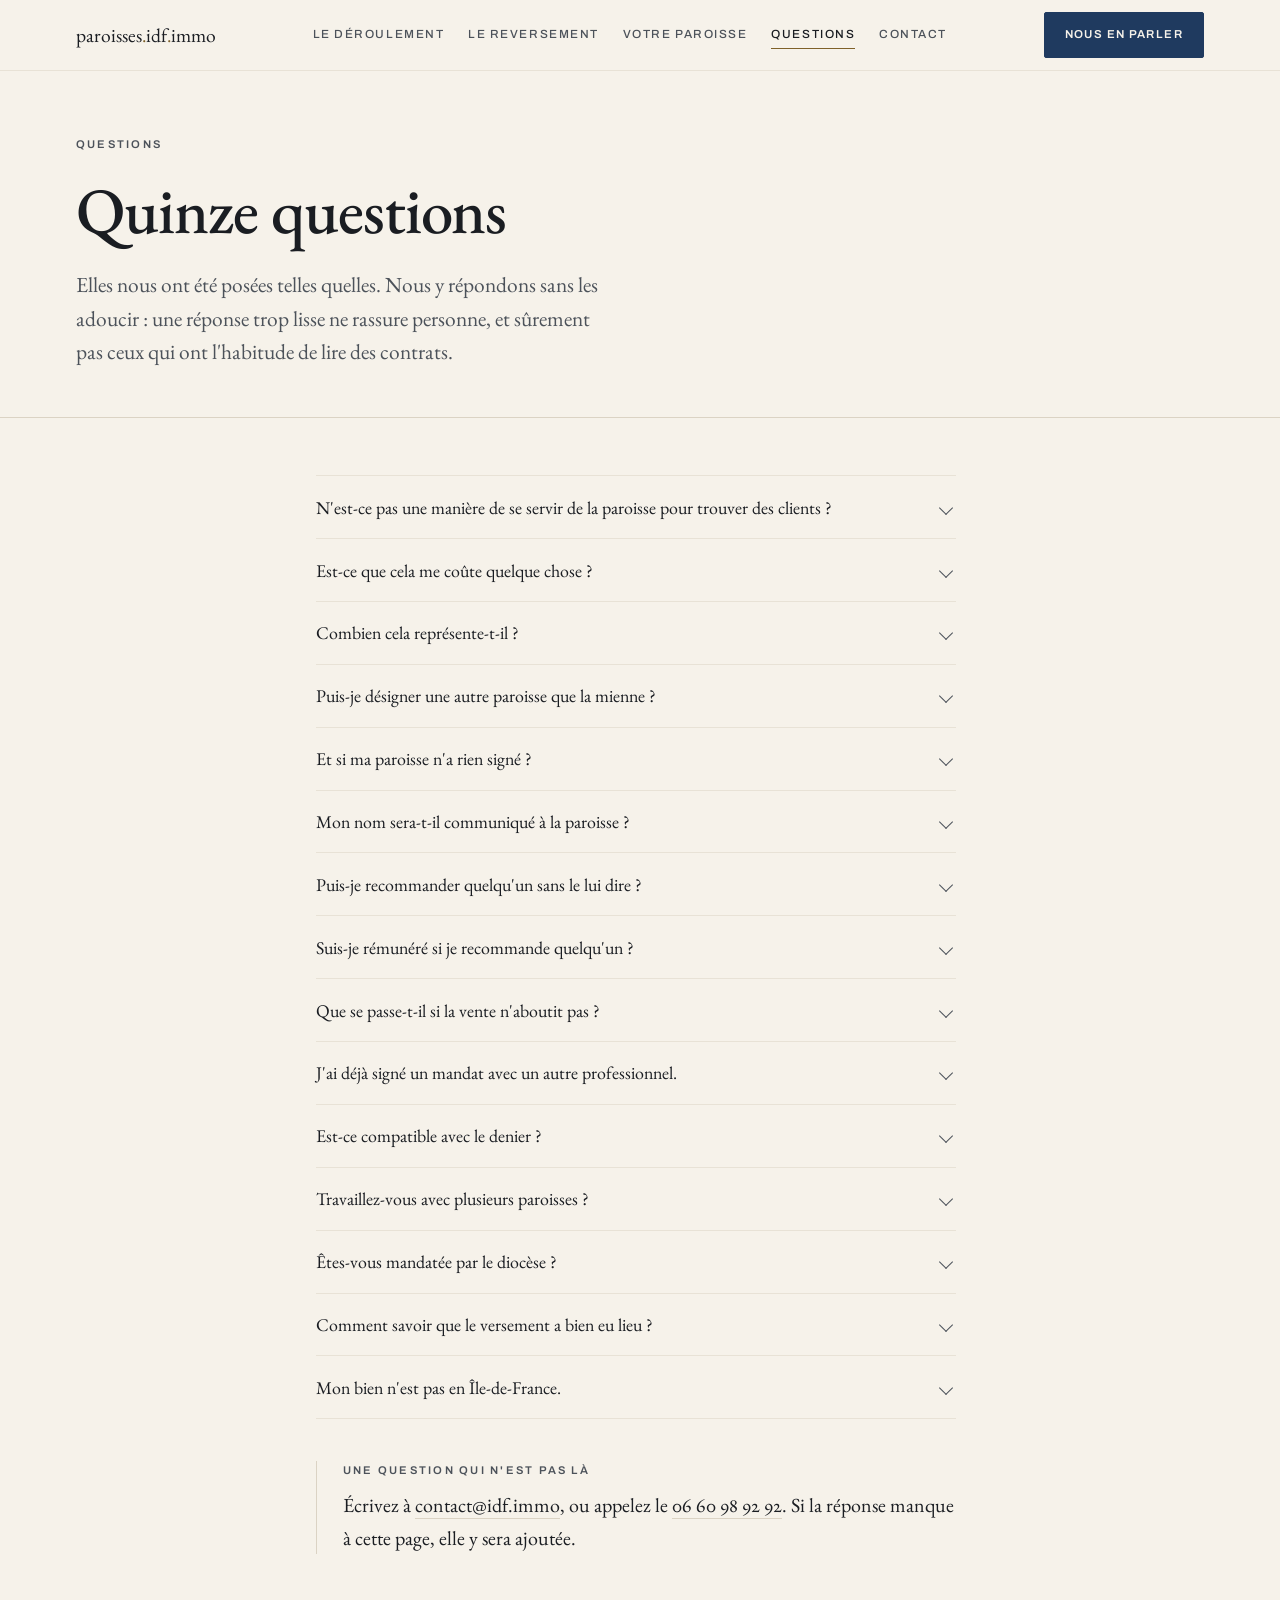
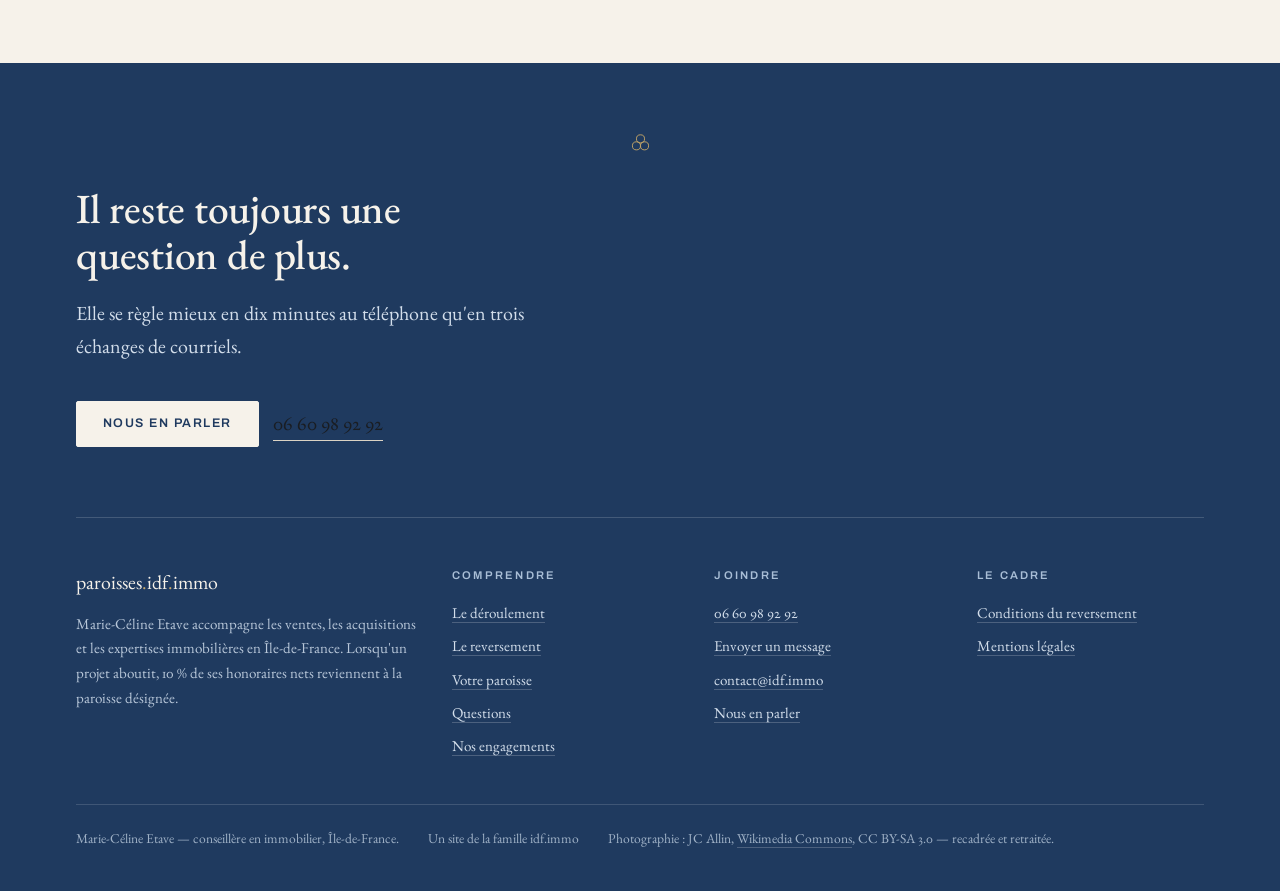
<file: paroisses.idf.immo/questions.html>
<!DOCTYPE html>
<html lang="fr">
<head>
<meta charset="utf-8">
<meta name="viewport" content="width=device-width, initial-scale=1">
<title>Questions — paroisses.idf.immo</title>
<meta name="description" content="Les questions que l'on nous pose sur le reversement de 10 % à la paroisse : ce que cela coûte, ce que la paroisse apprend, si l'on est rémunéré, et pourquoi nous assumons d'y avoir un intérêt.">
<link rel="canonical" href="https://paroisses.idf.immo/questions.html">
<meta name="theme-color" content="#F6F2EA">
<meta property="og:type" content="article">
<meta property="og:site_name" content="paroisses.idf.immo">
<meta property="og:title" content="Quinze questions">
<meta property="og:description" content="Les questions que l'on nous pose sur le reversement de 10 % à la paroisse : ce que cela coûte, ce que la paroisse apprend, si l'on est rémunéré, et pourquoi nous assumons d'y avoir un intérêt.">
<meta property="og:url" content="https://paroisses.idf.immo/questions.html">
<meta property="og:locale" content="fr_FR">
<meta property="og:image" content="https://paroisses.idf.immo/images/saint-saturnin-1400.jpg">
<meta property="og:image:alt" content="L'église Saint-Saturnin d'Antony, façade et clocher">
<meta name="twitter:card" content="summary_large_image">
<link rel="icon" href="data:image/svg+xml,%3Csvg xmlns='http://www.w3.org/2000/svg' viewBox='0 0 24 24'%3E%3Crect width='24' height='24' fill='%23F6F2EA'/%3E%3Cg fill='none' stroke='%237F6129' stroke-width='1.3'%3E%3Ccircle cx='12' cy='6.11' r='5.1'/%3E%3Ccircle cx='17.11' cy='14.95' r='5.1'/%3E%3Ccircle cx='6.89' cy='14.95' r='5.1'/%3E%3C/g%3E%3C/svg%3E">
<link rel="preconnect" href="https://fonts.googleapis.com">
<link rel="preconnect" href="https://fonts.gstatic.com" crossorigin>
<link href="https://fonts.googleapis.com/css2?family=Archivo:wght@500;600&family=EB+Garamond:ital,wght@0,400;0,500;0,600;1,400&display=swap" rel="stylesheet">
<link rel="stylesheet" href="styles.css">
</head>
<body class="a-barre">
<a class="saut" href="#principal">Aller au contenu</a>

<header class="entete">
  <div class="page">
    <a class="enseigne" href="index.html">paroisses<span class="pt">.</span>idf<span class="pt">.</span>immo</a>
    <nav class="menu" aria-label="Navigation principale">
      <a href="comment-cela-se-passe.html">Le déroulement</a>
      <a href="le-reversement.html">Le reversement</a>
      <a href="votre-paroisse.html">Votre paroisse</a>
      <a href="questions.html" aria-current="page">Questions</a>
      <a href="contact.html">Contact</a>
    </nav>
    <a class="bouton" href="nous-en-parler.html">Nous en parler</a>
  </div>
</header>

<main id="principal">
  <section class="frontispice">
    <div class="page">
      <span class="mention">Questions</span>
      <h1>Quinze questions</h1>
      <p class="chapeau">Elles nous ont été posées telles quelles. Nous y répondons sans les adoucir&nbsp;: une réponse trop lisse ne rassure personne, et sûrement pas ceux qui ont l'habitude de lire des contrats.</p>
    </div>
  </section>
  <section class="texte">
    <div class="page">

      <div class="rubrique">
        <div class="marge"></div>
        <div>
          <details class="question" id="interet">
          <summary>N'est-ce pas une manière de se servir de la paroisse pour trouver des clients&nbsp;?</summary>
          <div class="reponse">
          <p>Nous y avons évidemment intérêt, et il vaut mieux le dire que le laisser deviner.</p>
          <p>La question n'est pas de savoir s'il existe un intérêt — il en existe un des deux côtés — mais de savoir s'il est avoué, borné, et vérifiable. Il est écrit sur ce site, il est limité à ce que dit la convention, et il ne coûte rien à celui qui en bénéficie.</p>
          <p>Ce qui distinguerait un procédé douteux d'un accord acceptable, c'est le nombre de choses qu'il faut taire pour qu'il fonctionne. Ici, il n'y en a aucune.</p>
          </div>
          </details>

          <details class="question" id="cout">
          <summary>Est-ce que cela me coûte quelque chose&nbsp;?</summary>
          <div class="reponse">
          <p>Non. Les honoraires sont ceux du mandat, ni majorés ni particuliers, et le reversement est prélevé sur notre part.</p>
          <p>Si le taux était relevé pour financer le reversement, ce serait vous qui feriez le don, et nous n'aurions aucun mérite à l'annoncer.</p>
          </div>
          </details>

          <details class="question" id="combien">
          <summary>Combien cela représente-t-il&nbsp;?</summary>
          <div class="reponse">
          <p>Cela dépend du prix du bien et du taux d'honoraires convenu au mandat.</p>
          <p>Nous ne publions pas de simulateur&nbsp;: il faudrait pour cela afficher la quote-part que retient le réseau mandant, qui n'est pas une donnée publique, et un ordre de grandeur approximatif serait plus trompeur qu'utile.</p>
          <p>Avant toute signature, en revanche, le calcul appliqué à votre opération est écrit dans la convention.</p>
          </div>
          </details>

          <details class="question" id="autre-paroisse">
          <summary>Puis-je désigner une autre paroisse que la mienne&nbsp;?</summary>
          <div class="reponse">
          <p>Oui, dès lors qu'elle se trouve en Île-de-France et qu'elle a accepté la démarche.</p>
          <p>On peut vouloir aider la paroisse de son enfance, celle où l'on s'est marié, celle où un parent repose, ou celle d'un quartier que l'on quitte. Ce choix vous appartient, et nous n'avons pas d'avis à donner dessus.</p>
          </div>
          </details>

          <details class="question" id="pas-signe">
          <summary>Et si ma paroisse n'a rien signé&nbsp;?</summary>
          <div class="reponse">
          <p>Dites-le-nous&nbsp;: nous lui écrivons, une fois, sobrement. Ce n'est pas à vous de la convaincre.</p>
          <p>Si elle décline, vos conditions restent inchangées — vous ne payez ni plus ni moins. Vous pouvez alors désigner une autre paroisse d'Île-de-France, ou n'en désigner aucune.</p>
          </div>
          </details>

          <details class="question" id="mon-nom">
          <summary>Mon nom sera-t-il communiqué à la paroisse&nbsp;?</summary>
          <div class="reponse">
          <p>Non, sauf si vous le demandez.</p>
          <p>Elle reçoit un virement, son décompte et une référence. Ni votre nom, ni l'adresse du bien, ni le prix ne lui sont transmis. Ce qu'un conseil économique doit pouvoir vérifier, c'est l'origine d'une recette, non l'histoire de celui qui l'a rendue possible.</p>
          <p>Si vous préférez au contraire être cité, il suffit de le dire, et cela vaudra pour ce projet-là seulement.</p>
          </div>
          </details>

          <details class="question" id="sans-le-dire">
          <summary>Puis-je recommander quelqu'un sans le lui dire&nbsp;?</summary>
          <div class="reponse">
          <p>Non, et c'est la seule règle sur laquelle nous ne transigeons pas.</p>
          <p>Nous n'appelons jamais une personne qui ignore que son numéro nous a été donné. Si cette conversation vous embarrasse, la solution est simple&nbsp;: remettez-lui nos coordonnées et laissez-la nous appeler si elle le juge bon. Rien n'oblige à passer par nous.</p>
          </div>
          </details>

          <details class="question" id="remunere">
          <summary>Suis-je rémunéré si je recommande quelqu'un&nbsp;?</summary>
          <div class="reponse">
          <p>Non, jamais, et ce n'est pas un oubli.</p>
          <p>C'est ce qui distingue une recommandation d'un apport d'affaires rémunéré, lequel supposerait une convention d'indicateur, un versement, et une déclaration fiscale de votre part. Ici, vous ne percevez rien&nbsp;: vous n'avez donc rien à déclarer et vous n'engagez rien.</p>
          <p>Faire connaître ce site à d'autres n'ouvre droit à aucune contrepartie non plus.</p>
          </div>
          </details>

          <details class="question" id="echec">
          <summary>Que se passe-t-il si la vente n'aboutit pas&nbsp;?</summary>
          <div class="reponse">
          <p>Rien n'est dû, ni par vous, ni par la paroisse, ni par nous.</p>
          <p>Le reversement est déclenché par la signature de l'acte authentique, jamais par le compromis ni par le mandat. Un prêt refusé, une condition suspensive non levée, un vendeur qui se ravise&nbsp;: l'affaire s'arrête, et personne n'a rien avancé.</p>
          </div>
          </details>

          <details class="question" id="deja-mandat">
          <summary>J'ai déjà signé un mandat avec un autre professionnel.</summary>
          <div class="reponse">
          <p>Alors nous n'intervenons pas, et nous ne cherchons pas à le faire rompre.</p>
          <p>Attendez son terme si vous le souhaitez, ou n'y pensez plus. Un confrère qui travaille correctement sur votre bien n'a pas à être écarté pour qu'une paroisse touche quelque chose.</p>
          </div>
          </details>

          <details class="question" id="denier">
          <summary>Est-ce compatible avec le denier&nbsp;?</summary>
          <div class="reponse">
          <p>Cela ne le remplace pas et ne s'y substitue en rien.</p>
          <p>Le denier finance ce qu'il finance, régulièrement et de façon prévisible. Ceci est ponctuel, aléatoire, et n'arrive que si une vente se conclut. Aucune paroisse ne peut bâtir un budget là-dessus, et nous nous garderions de le suggérer.</p>
          </div>
          </details>

          <details class="question" id="plusieurs">
          <summary>Travaillez-vous avec plusieurs paroisses&nbsp;?</summary>
          <div class="reponse">
          <p>Oui, sans exclusivité d'aucun côté&nbsp;: une paroisse peut être liée à d'autres professionnels, et nous pouvons être liée à d'autres paroisses.</p>
          <p>Chaque opération est rattachée à une seule paroisse, celle qui a été désignée avant le mandat.</p>
          </div>
          </details>

          <details class="question" id="diocese">
          <summary>Êtes-vous mandatée par le diocèse&nbsp;?</summary>
          <div class="reponse">
          <p>Non, et nous ne nous en prévaudrons jamais.</p>
          <p>Nous sommes une conseillère en immobilier indépendante, agent commercial d'un réseau. Une convention signée avec une paroisse n'est pas un agrément diocésain, et nous n'écrirons ni ne laisserons entendre le contraire, sur ce site comme ailleurs.</p>
          </div>
          </details>

          <details class="question" id="verifier">
          <summary>Comment savoir que le versement a bien eu lieu&nbsp;?</summary>
          <div class="reponse">
          <p>La paroisse reçoit le virement, son décompte et une référence qui permet de le rapprocher de l'opération.</p>
          <p>Vous pouvez lui en demander confirmation&#8239;; nous vous la donnons également si vous nous la demandez. Un récapitulatif annuel est établi à la demande de l'entité bénéficiaire.</p>
          </div>
          </details>

          <details class="question" id="hors-idf">
          <summary>Mon bien n'est pas en Île-de-France.</summary>
          <div class="reponse">
          <p>Alors nous ne sommes pas la bonne interlocutrice, et nous vous le dirons franchement.</p>
          <p>La zone couverte est celle des huit départements franciliens. Au-delà, nous ne prenons pas le mandat&nbsp;: un bien mal suivi ne rend service à personne, et surtout pas à une paroisse.</p>
          </div>
          </details>

          <div class="incise incise-sobre" style="margin-top:2.6rem">
          <span class="mention">Une question qui n'est pas là</span>
          <p>Écrivez à <a href="mailto:contact@idf.immo">contact@idf.immo</a>, ou appelez le <a class="tel" href="tel:+33660989292">06 60 98 92 92</a>. Si la réponse manque à cette page, elle y sera ajoutée.</p>
          </div>
        </div>
      </div>


    </div>
  </section>

  <section class="clausule">
    <div class="page">
      <div class="fleuron"><svg class="trilobe" viewBox="0 0 24 24" role="presentation" focusable="false" aria-hidden="true"><circle cx="12" cy="6.11" r="5.1"/><circle cx="17.11" cy="14.95" r="5.1"/><circle cx="6.89" cy="14.95" r="5.1"/></svg></div>
      <h2>Il reste toujours une question de plus.</h2>
      <p>Elle se règle mieux en dix minutes au téléphone qu'en trois échanges de courriels.</p>
      <div class="gestes">
        <a class="bouton bouton-clair" href="nous-en-parler.html">Nous en parler</a>
        <a class="tel" href="tel:+33660989292">06 60 98 92 92</a>
      </div>
    </div>
  </section>

</main>

<footer class="pied">
  <div class="page">
    <div class="filet-haut">
      <div class="grille">
        <div>
          <a class="enseigne" href="index.html">paroisses<span class="pt">.</span>idf<span class="pt">.</span>immo</a>
          <p>Marie-Céline Etave accompagne les ventes, les acquisitions et les expertises immobilières en Île-de-France. Lorsqu'un projet aboutit, 10&nbsp;% de ses honoraires nets reviennent à la paroisse désignée.</p>
        </div>
        <div>
          <span class="mention">Comprendre</span>
          <ul>
            <li><a href="comment-cela-se-passe.html">Le déroulement</a></li>
            <li><a href="le-reversement.html">Le reversement</a></li>
            <li><a href="votre-paroisse.html">Votre paroisse</a></li>
            <li><a href="questions.html">Questions</a></li>
            <li><a href="nos-engagements.html">Nos engagements</a></li>
          </ul>
        </div>
        <div>
          <span class="mention">Joindre</span>
          <ul>
            <li><a class="tel" href="tel:+33660989292">06 60 98 92 92</a></li>
            <li><a href="sms:+33660989292">Envoyer un message</a></li>
            <li><a href="mailto:contact@idf.immo">contact@idf.immo</a></li>
            <li><a href="nous-en-parler.html">Nous en parler</a></li>
          </ul>
        </div>
        <div>
          <span class="mention">Le cadre</span>
          <ul>
            <li><a href="conditions-du-reversement.html">Conditions du reversement</a></li>
            <li><a href="mentions-legales.html">Mentions légales</a></li>
          </ul>
        </div>
      </div>
      <div class="bas">
        <span>Marie-Céline Etave — conseillère en immobilier, Île-de-France.</span>
        <span>Un site de la famille idf.immo</span>
        <span>Photographie&nbsp;: JC Allin, <a href="https://commons.wikimedia.org/wiki/File:92-Antony-place-St-Saturnin.jpg" rel="license noopener" target="_blank">Wikimedia Commons</a>, CC BY-SA 3.0 — recadrée et retraitée.</span>
      </div>
    </div>
  </div>
</footer>

<div class="barre" id="barre">
  <a class="bouton" href="nous-en-parler.html">Nous en parler</a>
</div>

<script src="site.js" defer></script>
</body>
</html>
</file>
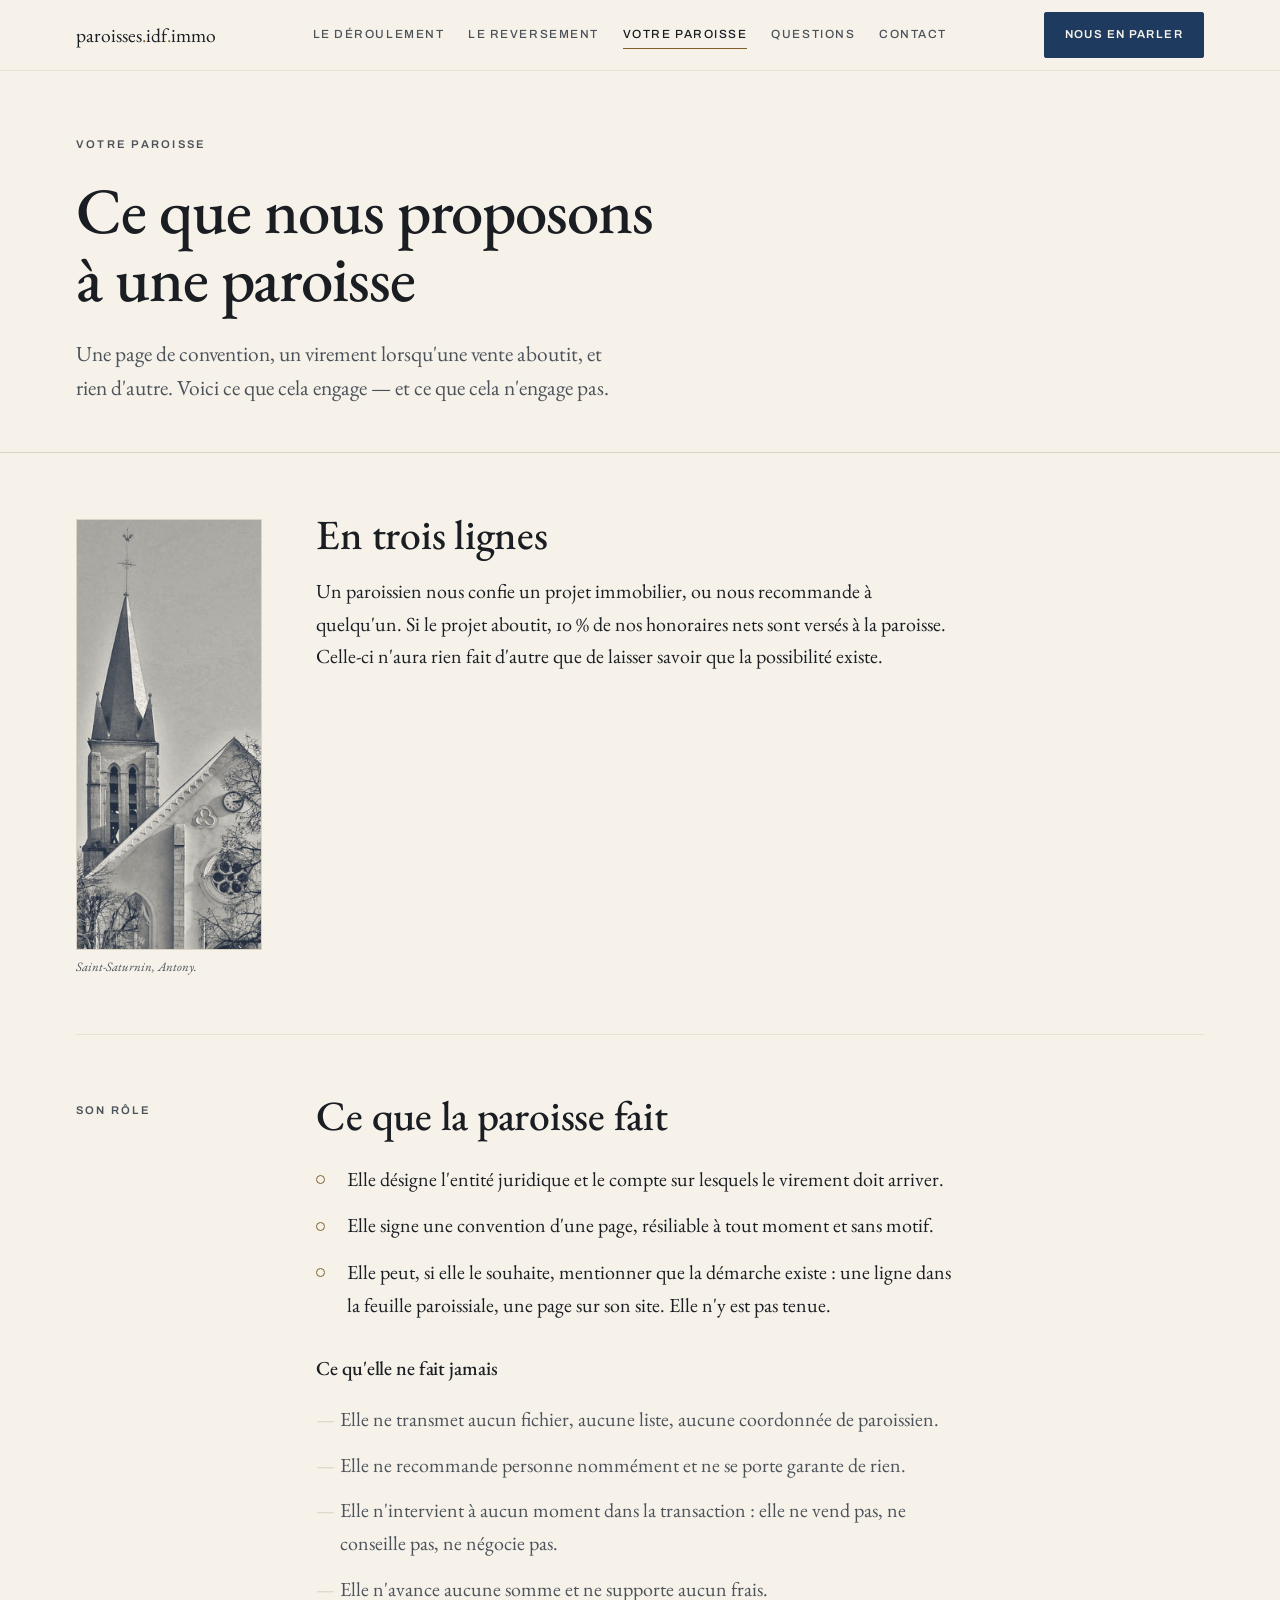
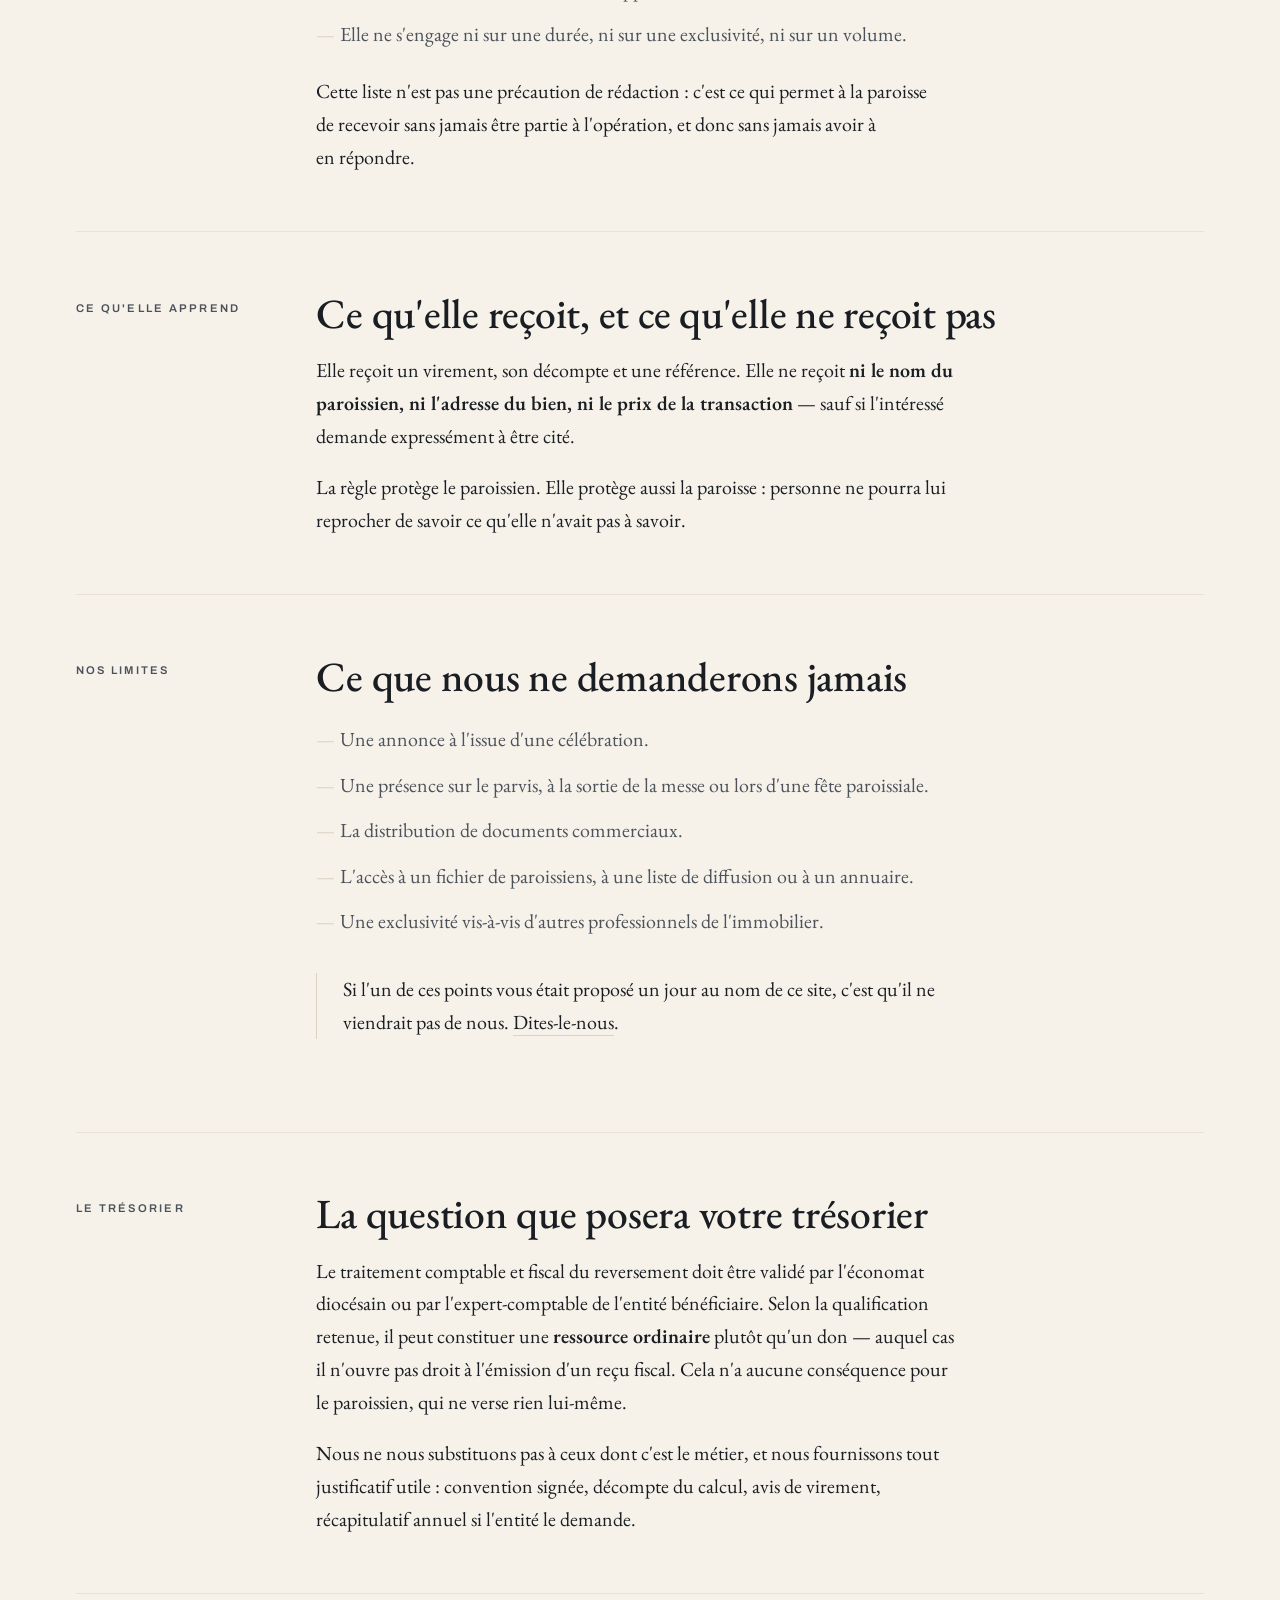
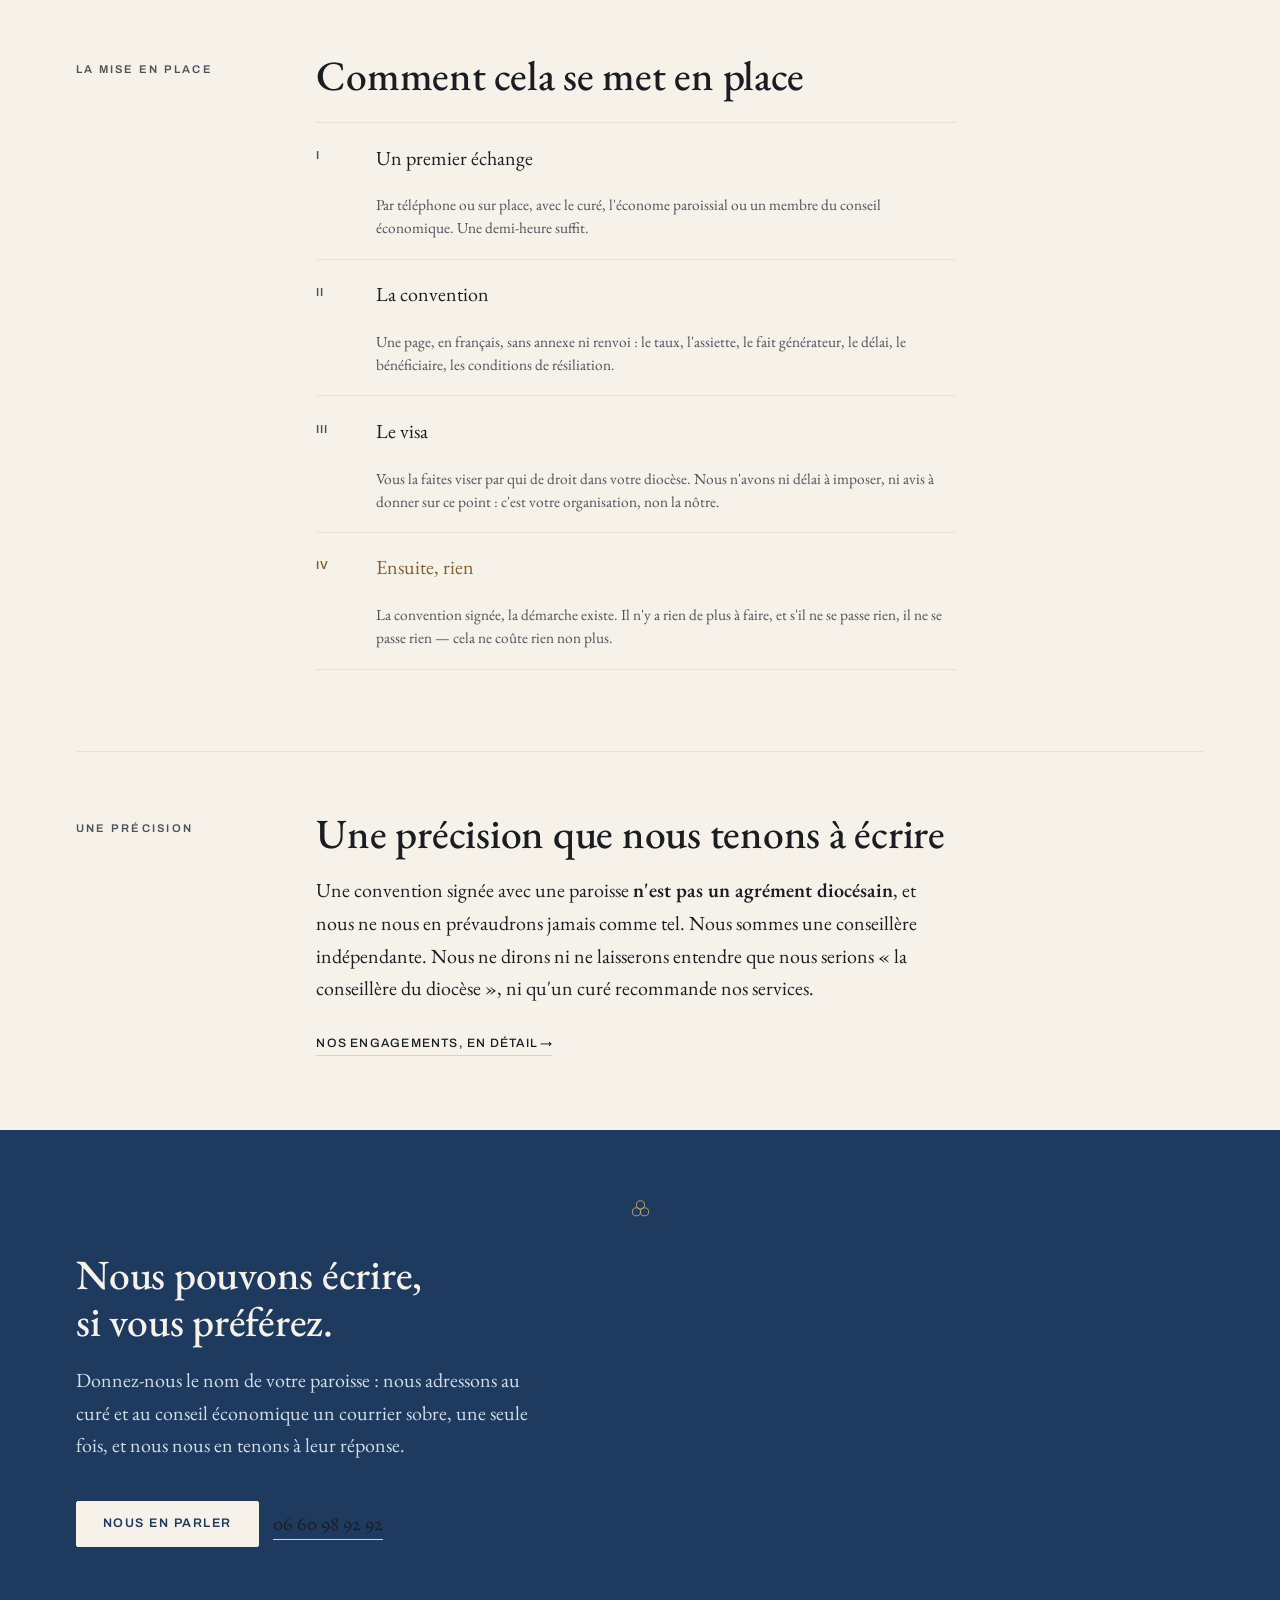
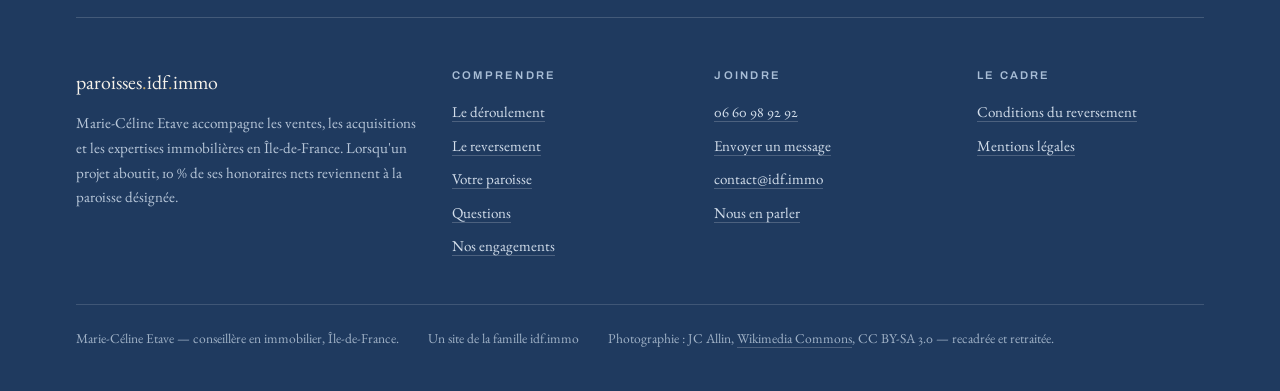
<file: paroisses.idf.immo/votre-paroisse.html>
<!DOCTYPE html>
<html lang="fr">
<head>
<meta charset="utf-8">
<meta name="viewport" content="width=device-width, initial-scale=1">
<title>Ce que nous proposons à une paroisse — paroisses.idf.immo</title>
<meta name="description" content="Ce que nous proposons à une paroisse d'Île-de-France : une convention d'une page, un virement lorsqu'une vente aboutit, aucune contrepartie, aucune liste de paroissiens, aucune exclusivité.">
<link rel="canonical" href="https://paroisses.idf.immo/votre-paroisse.html">
<meta name="theme-color" content="#F6F2EA">
<meta property="og:type" content="article">
<meta property="og:site_name" content="paroisses.idf.immo">
<meta property="og:title" content="Ce que nous proposons à une paroisse">
<meta property="og:description" content="Ce que nous proposons à une paroisse d'Île-de-France : une convention d'une page, un virement lorsqu'une vente aboutit, aucune contrepartie, aucune liste de paroissiens, aucune exclusivité.">
<meta property="og:url" content="https://paroisses.idf.immo/votre-paroisse.html">
<meta property="og:locale" content="fr_FR">
<meta property="og:image" content="https://paroisses.idf.immo/images/saint-saturnin-1400.jpg">
<meta property="og:image:alt" content="L'église Saint-Saturnin d'Antony, façade et clocher">
<meta name="twitter:card" content="summary_large_image">
<link rel="icon" href="data:image/svg+xml,%3Csvg xmlns='http://www.w3.org/2000/svg' viewBox='0 0 24 24'%3E%3Crect width='24' height='24' fill='%23F6F2EA'/%3E%3Cg fill='none' stroke='%237F6129' stroke-width='1.3'%3E%3Ccircle cx='12' cy='6.11' r='5.1'/%3E%3Ccircle cx='17.11' cy='14.95' r='5.1'/%3E%3Ccircle cx='6.89' cy='14.95' r='5.1'/%3E%3C/g%3E%3C/svg%3E">
<link rel="preconnect" href="https://fonts.googleapis.com">
<link rel="preconnect" href="https://fonts.gstatic.com" crossorigin>
<link href="https://fonts.googleapis.com/css2?family=Archivo:wght@500;600&family=EB+Garamond:ital,wght@0,400;0,500;0,600;1,400&display=swap" rel="stylesheet">
<link rel="stylesheet" href="styles.css">
</head>
<body class="a-barre">
<a class="saut" href="#principal">Aller au contenu</a>

<header class="entete">
  <div class="page">
    <a class="enseigne" href="index.html">paroisses<span class="pt">.</span>idf<span class="pt">.</span>immo</a>
    <nav class="menu" aria-label="Navigation principale">
      <a href="comment-cela-se-passe.html">Le déroulement</a>
      <a href="le-reversement.html">Le reversement</a>
      <a href="votre-paroisse.html" aria-current="page">Votre paroisse</a>
      <a href="questions.html">Questions</a>
      <a href="contact.html">Contact</a>
    </nav>
    <a class="bouton" href="nous-en-parler.html">Nous en parler</a>
  </div>
</header>

<main id="principal">
  <section class="frontispice">
    <div class="page">
      <span class="mention">Votre paroisse</span>
      <h1>Ce que nous proposons à une paroisse</h1>
      <p class="chapeau">Une page de convention, un virement lorsqu'une vente aboutit, et rien d'autre. Voici ce que cela engage — et ce que cela n'engage pas.</p>
    </div>
  </section>
  <section class="texte">
    <div class="page">

      <div class="rubrique avec-planche">
        <div class="marge"><figure class="planche">
            <img src="images/clocher-460.jpg" srcset="images/clocher-460.jpg 460w, images/clocher-760.jpg 760w"
                 sizes="(min-width:1000px) 186px, 55vw" width="460" height="1071" loading="lazy"
                 alt="Le clocher de l'église Saint-Saturnin d'Antony.">
            <figcaption>Saint-Saturnin, Antony.</figcaption>
          </figure></div>
        <div>
          <h2>En trois lignes</h2>
          <p>Un paroissien nous confie un projet immobilier, ou nous recommande à quelqu'un. Si le projet aboutit, 10&nbsp;% de nos honoraires nets sont versés à la paroisse. Celle-ci n'aura rien fait d'autre que de laisser savoir que la possibilité existe.</p>
        </div>
      </div>

      <div class="rubrique">
        <div class="marge"><span class="mention">Son rôle</span></div>
        <div>
          <h2>Ce que la paroisse fait</h2>
          <ul class="serie">
            <li>Elle désigne l'entité juridique et le compte sur lesquels le virement doit arriver.</li>
            <li>Elle signe une convention d'une page, résiliable à tout moment et sans motif.</li>
            <li>Elle peut, si elle le souhaite, mentionner que la démarche existe&nbsp;: une ligne dans la feuille paroissiale, une page sur son site. Elle n'y est pas tenue.</li>
          </ul>

          <h3>Ce qu'elle ne fait jamais</h3>
          <ul class="refus">
            <li>Elle ne transmet aucun fichier, aucune liste, aucune coordonnée de paroissien.</li>
            <li>Elle ne recommande personne nommément et ne se porte garante de rien.</li>
            <li>Elle n'intervient à aucun moment dans la transaction&nbsp;: elle ne vend pas, ne conseille pas, ne négocie pas.</li>
            <li>Elle n'avance aucune somme et ne supporte aucun frais.</li>
            <li>Elle ne s'engage ni sur une durée, ni sur une exclusivité, ni sur un volume.</li>
          </ul>
          <p>Cette liste n'est pas une précaution de rédaction&nbsp;: c'est ce qui permet à la paroisse de recevoir sans jamais être partie à l'opération, et donc sans jamais avoir à en répondre.</p>
        </div>
      </div>

      <div class="rubrique">
        <div class="marge"><span class="mention">Ce qu'elle apprend</span></div>
        <div>
          <h2>Ce qu'elle reçoit, et ce qu'elle ne reçoit pas</h2>
          <p>Elle reçoit un virement, son décompte et une référence. Elle ne reçoit <strong>ni le nom du paroissien, ni l'adresse du bien, ni le prix de la transaction</strong> — sauf si l'intéressé demande expressément à être cité.</p>
          <p>La règle protège le paroissien. Elle protège aussi la paroisse&nbsp;: personne ne pourra lui reprocher de savoir ce qu'elle n'avait pas à savoir.</p>
        </div>
      </div>

      <div class="rubrique">
        <div class="marge"><span class="mention">Nos limites</span></div>
        <div>
          <h2>Ce que nous ne demanderons jamais</h2>
          <ul class="refus">
            <li>Une annonce à l'issue d'une célébration.</li>
            <li>Une présence sur le parvis, à la sortie de la messe ou lors d'une fête paroissiale.</li>
            <li>La distribution de documents commerciaux.</li>
            <li>L'accès à un fichier de paroissiens, à une liste de diffusion ou à un annuaire.</li>
            <li>Une exclusivité vis-à-vis d'autres professionnels de l'immobilier.</li>
          </ul>
          <div class="incise incise-sobre">
            <p>Si l'un de ces points vous était proposé un jour au nom de ce site, c'est qu'il ne viendrait pas de nous. <a href="contact.html">Dites-le-nous</a>.</p>
          </div>
        </div>
      </div>

      <div class="rubrique">
        <div class="marge"><span class="mention">Le trésorier</span></div>
        <div>
          <h2>La question que posera votre trésorier</h2>
          <p>Le traitement comptable et fiscal du reversement doit être validé par l'économat diocésain ou par l'expert-comptable de l'entité bénéficiaire. Selon la qualification retenue, il peut constituer une <strong>ressource ordinaire</strong> plutôt qu'un don — auquel cas il n'ouvre pas droit à l'émission d'un reçu fiscal. Cela n'a aucune conséquence pour le paroissien, qui ne verse rien lui-même.</p>
          <p>Nous ne nous substituons pas à ceux dont c'est le métier, et nous fournissons tout justificatif utile&nbsp;: convention signée, décompte du calcul, avis de virement, récapitulatif annuel si l'entité le demande.</p>
        </div>
      </div>

      <div class="rubrique">
        <div class="marge"><span class="mention">La mise en place</span></div>
        <div>
          <h2>Comment cela se met en place</h2>
          <ol class="deroule">
            <li><span class="quoi">Un premier échange</span><span class="glose">Par téléphone ou sur place, avec le curé, l'économe paroissial ou un membre du conseil économique. Une demi-heure suffit.</span></li>
            <li><span class="quoi">La convention</span><span class="glose">Une page, en français, sans annexe ni renvoi&nbsp;: le taux, l'assiette, le fait générateur, le délai, le bénéficiaire, les conditions de résiliation.</span></li>
            <li><span class="quoi">Le visa</span><span class="glose">Vous la faites viser par qui de droit dans votre diocèse. Nous n'avons ni délai à imposer, ni avis à donner sur ce point&nbsp;: c'est votre organisation, non la nôtre.</span></li>
            <li class="terme"><span class="quoi">Ensuite, rien</span><span class="glose">La convention signée, la démarche existe. Il n'y a rien de plus à faire, et s'il ne se passe rien, il ne se passe rien — cela ne coûte rien non plus.</span></li>
          </ol>
        </div>
      </div>

      <div class="rubrique">
        <div class="marge"><span class="mention">Une précision</span></div>
        <div>
          <h2>Une précision que nous tenons à écrire</h2>
          <p>Une convention signée avec une paroisse <strong>n'est pas un agrément diocésain</strong>, et nous ne nous en prévaudrons jamais comme tel. Nous sommes une conseillère indépendante. Nous ne dirons ni ne laisserons entendre que nous serions «&nbsp;la conseillère du diocèse&nbsp;», ni qu'un curé recommande nos services.</p>
          <p><a class="suite" href="nos-engagements.html">Nos engagements, en détail</a></p>
        </div>
      </div>

    </div>
  </section>

  <section class="clausule">
    <div class="page">
      <div class="fleuron"><svg class="trilobe" viewBox="0 0 24 24" role="presentation" focusable="false" aria-hidden="true"><circle cx="12" cy="6.11" r="5.1"/><circle cx="17.11" cy="14.95" r="5.1"/><circle cx="6.89" cy="14.95" r="5.1"/></svg></div>
      <h2>Nous pouvons écrire, si vous préférez.</h2>
      <p>Donnez-nous le nom de votre paroisse&nbsp;: nous adressons au curé et au conseil économique un courrier sobre, une seule fois, et nous nous en tenons à leur réponse.</p>
      <div class="gestes">
        <a class="bouton bouton-clair" href="nous-en-parler.html">Nous en parler</a>
        <a class="tel" href="tel:+33660989292">06 60 98 92 92</a>
      </div>
    </div>
  </section>

</main>

<footer class="pied">
  <div class="page">
    <div class="filet-haut">
      <div class="grille">
        <div>
          <a class="enseigne" href="index.html">paroisses<span class="pt">.</span>idf<span class="pt">.</span>immo</a>
          <p>Marie-Céline Etave accompagne les ventes, les acquisitions et les expertises immobilières en Île-de-France. Lorsqu'un projet aboutit, 10&nbsp;% de ses honoraires nets reviennent à la paroisse désignée.</p>
        </div>
        <div>
          <span class="mention">Comprendre</span>
          <ul>
            <li><a href="comment-cela-se-passe.html">Le déroulement</a></li>
            <li><a href="le-reversement.html">Le reversement</a></li>
            <li><a href="votre-paroisse.html">Votre paroisse</a></li>
            <li><a href="questions.html">Questions</a></li>
            <li><a href="nos-engagements.html">Nos engagements</a></li>
          </ul>
        </div>
        <div>
          <span class="mention">Joindre</span>
          <ul>
            <li><a class="tel" href="tel:+33660989292">06 60 98 92 92</a></li>
            <li><a href="sms:+33660989292">Envoyer un message</a></li>
            <li><a href="mailto:contact@idf.immo">contact@idf.immo</a></li>
            <li><a href="nous-en-parler.html">Nous en parler</a></li>
          </ul>
        </div>
        <div>
          <span class="mention">Le cadre</span>
          <ul>
            <li><a href="conditions-du-reversement.html">Conditions du reversement</a></li>
            <li><a href="mentions-legales.html">Mentions légales</a></li>
          </ul>
        </div>
      </div>
      <div class="bas">
        <span>Marie-Céline Etave — conseillère en immobilier, Île-de-France.</span>
        <span>Un site de la famille idf.immo</span>
        <span>Photographie&nbsp;: JC Allin, <a href="https://commons.wikimedia.org/wiki/File:92-Antony-place-St-Saturnin.jpg" rel="license noopener" target="_blank">Wikimedia Commons</a>, CC BY-SA 3.0 — recadrée et retraitée.</span>
      </div>
    </div>
  </div>
</footer>

<div class="barre" id="barre">
  <a class="bouton" href="nous-en-parler.html">Nous en parler</a>
</div>

<script src="site.js" defer></script>
</body>
</html>
</file>
<file: paroisses.idf.immo/styles.css>
/* ============================================================
   paroisses.idf.immo — feuille de style

   Le parti pris est celui d'une page imprimée, non d'une page
   d'atterrissage : papier chaud, encre, filets, et un seul
   ornement — le trilobe du pignon de Saint-Saturnin.

   Trois interdits, qui expliquent presque tout le reste :
   pas de carte à ombre portée, pas de dégradé, pas de bouton
   en gélule. Ce sont eux qui font bon marché.

   L'or/bronze (--bronze) ne désigne qu'une chose : la part qui
   revient à la paroisse. Jamais autre chose.
   ============================================================ */

:root{
  --papier:#F6F2EA;         /* la page */
  --papier-clair:#FBF9F4;   /* bandes claires */
  --papier-sombre:#EDE7DB;  /* bandes creusées */
  --encre:#1A1D22;          /* texte */
  --encre-doux:#4C525A;     /* texte secondaire */
  --trait:#DBD3C4;          /* filets */
  --trait-fin:#E8E2D6;
  --bleu:#1F3A5F;           /* le bleu de la famille, en profondeur */
  --bleu-clair:#A9BED6;     /* sur fond bleu */
  --bronze:#7F6129;         /* la part de la paroisse */
  --bronze-clair:#C9A968;   /* la part de la paroisse, sur fond sombre */
  --mesure:64ch;
}

*{margin:0;padding:0;box-sizing:border-box}
html{scroll-behavior:smooth;-webkit-text-size-adjust:100%}
@media (prefers-reduced-motion:reduce){
  html{scroll-behavior:auto}
  *,*::before,*::after{animation:none!important;transition:none!important}
}

body{
  font-family:"EB Garamond",Garamond,"Palatino Linotype",Georgia,serif;
  font-size:20px;
  line-height:1.64;
  color:var(--encre);
  background:var(--papier);
  -webkit-font-smoothing:antialiased;
  font-kerning:normal;
  font-variant-numeric:oldstyle-nums proportional-nums;
  overflow-x:hidden;
}
@media (max-width:600px){ body{font-size:19px} }

img{display:block;max-width:100%;height:auto}
svg{display:block}

a{color:var(--encre);text-decoration:none;
  border-bottom:1px solid var(--trait);
  transition:border-color .18s ease,color .18s ease}
a:hover{color:var(--bleu);border-bottom-color:var(--bleu)}
:focus-visible{outline:2px solid var(--bleu);outline-offset:3px}

.page{max-width:1180px;margin-inline:auto;padding-inline:26px}
@media (max-width:600px){ .page{padding-inline:20px} }
.mesure{max-width:var(--mesure)}

.saut{position:absolute;left:-9999px;top:8px;background:var(--papier-clair);
  padding:.6rem 1rem;z-index:200;border:1px solid var(--trait)}
.saut:focus{left:12px}

/* ---------------- typographie ---------------- */
h1,h2,h3,h4{font-weight:500;line-height:1.14;letter-spacing:-.006em;text-wrap:balance}
h1{font-size:clamp(2.5rem,5.4vw,4.05rem);line-height:1.06;letter-spacing:-.016em}
h2{font-size:clamp(1.85rem,3.3vw,2.6rem);line-height:1.12}
h3{font-size:clamp(1.3rem,2vw,1.6rem)}
h4{font-size:1.14rem}
p{text-wrap:pretty}
em,i{font-style:italic}
strong{font-weight:600}

/* le mot de tête : la seule intervention du sans-serif */
.mention{
  font-family:"Archivo",system-ui,-apple-system,sans-serif;
  font-size:.7rem;font-weight:600;letter-spacing:.2em;text-transform:uppercase;
  color:var(--encre-doux);display:block;
  font-variant-numeric:normal;
}
.mention-bronze{color:var(--bronze)}

.chapeau{font-size:clamp(1.15rem,1.7vw,1.34rem);line-height:1.56;color:var(--encre-doux);max-width:54ch}
.chapeau em{color:var(--encre)}

.filet{border:0;border-top:1px solid var(--trait);margin:0}

/* ---------------- le trilobe ----------------
   Trois lobes tangents : l'ornement qui est sur le pignon de
   Saint-Saturnin. C'est le seul motif du site. */
.trilobe{width:22px;height:22px;color:var(--bronze);flex:0 0 auto}
.trilobe circle{fill:none;stroke:currentColor;stroke-width:1.15}
.fleuron{display:flex;justify-content:center;padding:2.6rem 0}
.fleuron .trilobe{width:19px;height:19px}

/* ---------------- en-tête ---------------- */
.entete{
  position:sticky;top:0;z-index:100;
  background:rgba(246,242,234,.94);
  backdrop-filter:saturate(1.2) blur(8px);
  border-bottom:1px solid var(--trait-fin);
}
.entete .page{display:flex;align-items:center;justify-content:space-between;gap:22px;min-height:70px}
.enseigne{
  font-size:1.22rem;letter-spacing:0;color:var(--encre);
  border:0;white-space:nowrap;font-variant-numeric:normal;
}
.enseigne:hover{color:var(--bleu)}
.enseigne .pt{color:var(--bronze)}
.menu{display:none;gap:24px;align-items:center}
.menu a{
  font-family:"Archivo",system-ui,sans-serif;
  font-size:.74rem;font-weight:500;letter-spacing:.13em;text-transform:uppercase;
  color:var(--encre-doux);border:0;padding-block:4px;white-space:nowrap;
}
.menu a:hover{color:var(--encre)}
.menu a[aria-current="page"]{color:var(--encre);border-bottom:1px solid var(--bronze)}
@media (min-width:1180px){.menu{display:flex}}

/* ---------------- boutons ---------------- */
.bouton{
  display:inline-flex;align-items:center;justify-content:center;
  font-family:"Archivo",system-ui,sans-serif;
  font-size:.78rem;font-weight:600;letter-spacing:.12em;text-transform:uppercase;
  padding:14px 26px;min-height:46px;border:1px solid var(--bleu);border-radius:2px;
  background:var(--bleu);color:var(--papier);cursor:pointer;
  transition:background .18s ease,color .18s ease,border-color .18s ease;
  text-align:center;line-height:1.2;
}
.bouton:hover{background:var(--encre);border-color:var(--encre);color:var(--papier)}
.bouton-creux{background:transparent;color:var(--encre);border-color:var(--trait)}
.bouton-creux:hover{background:transparent;color:var(--bleu);border-color:var(--bleu)}
.bouton-clair{background:var(--papier);border-color:var(--papier);color:var(--bleu)}
.bouton-clair:hover{background:#fff;border-color:#fff;color:var(--bleu)}
.entete .bouton{padding:11px 20px;font-size:.72rem;white-space:nowrap}

/* un lien de suite, sobre */
.suite{
  font-family:"Archivo",system-ui,sans-serif;
  font-size:.76rem;font-weight:500;letter-spacing:.1em;text-transform:uppercase;
  border:0;border-bottom:1px solid var(--trait);padding-bottom:2px;
  display:inline-block;
}
.suite::after{content:" →";letter-spacing:0}
.suite:hover{border-bottom-color:var(--bleu)}

.gestes{display:flex;flex-wrap:wrap;gap:14px;align-items:center;margin-top:2.2rem}

/* ---------------- ouverture ---------------- */
.ouverture{padding:4.4rem 0 3.4rem}
.ouverture .grille{display:grid;gap:2.8rem;align-items:start}
@media (min-width:940px){
  .ouverture .grille{grid-template-columns:1.02fr .98fr;gap:4.4rem;align-items:center}
}
.ouverture h1{margin:1.5rem 0 0}
.ouverture .chapeau{margin-top:1.6rem}

/* la planche photographique */
.planche{margin:0}
.planche img{width:100%;border:1px solid var(--trait)}
.planche figcaption{
  font-size:.86rem;font-style:italic;color:var(--encre-doux);
  margin-top:.7rem;line-height:1.45;
}
.planche figcaption a{border-bottom-color:var(--trait-fin)}

/* la part, annoncée sans emphase */
.part{
  margin-top:2.2rem;padding-top:1.5rem;
  border-top:1px solid var(--trait);
  max-width:46ch;
}
.part .chiffre{
  font-size:clamp(1.5rem,2.4vw,1.92rem);line-height:1.3;color:var(--bronze);
  display:block;font-variant-numeric:proportional-nums lining-nums;
}
.part .glose{font-size:.95rem;color:var(--encre-doux);margin-top:.5rem;line-height:1.5}

/* ---------------- sections ---------------- */
.section{padding:4.6rem 0}
.section-claire{background:var(--papier-clair)}
.section-creuse{background:var(--papier-sombre)}
.section-bleue{background:var(--bleu);color:var(--papier)}
.section-bleue h2,.section-bleue h3{color:var(--papier)}
.section-bleue p{color:#D3DEEB}
.section-bleue .mention{color:var(--bleu-clair)}
.section-bleue a{color:var(--papier);border-bottom-color:rgba(255,255,255,.34)}
.section-bleue a:hover{color:#fff;border-bottom-color:#fff}

/* la grille de catalogue : la mention en marge, le texte à côté */
.rubrique{display:grid;gap:1.1rem}
@media (min-width:1000px){
  .rubrique{grid-template-columns:186px 1fr;gap:3.4rem;align-items:start}
  .rubrique .marge{padding-top:.55rem;position:sticky;top:104px}
}
.rubrique + .rubrique{margin-top:3.6rem;padding-top:3.6rem;border-top:1px solid var(--trait-fin)}
/* la citation a besoin d'air : elle ne tient pas dans une colonne de marge */
@media (min-width:1000px){
  .rubrique-duo{grid-template-columns:1fr 1fr;gap:4rem;align-items:center}
  .rubrique-duo .marge{position:static;padding-top:0}
}
.rubrique h2{margin-bottom:1.3rem}
.rubrique h3{margin:2rem 0 .6rem}
.rubrique p{max-width:var(--mesure);margin-bottom:1.15rem}
.rubrique p:last-child{margin-bottom:0}
.rubrique .marge .mention{margin-bottom:.5rem}
.rubrique .marge .note{font-size:.88rem;font-style:italic;color:var(--encre-doux);line-height:1.5;max-width:26ch}

/* ---------------- listes ---------------- */
.serie{list-style:none;max-width:var(--mesure);margin:1.4rem 0}
.serie li{position:relative;padding-left:1.9rem;margin-bottom:.85rem}
.serie li:last-child{margin-bottom:0}
.serie li::before{
  content:"";position:absolute;left:0;top:.62em;width:7px;height:7px;
  border:1px solid var(--bronze);border-radius:50%;
}
.serie-creuse li::before{border-color:var(--trait);background:transparent}

/* une liste de refus : le tiret cadratin, rien de plus */
.refus{list-style:none;max-width:var(--mesure);margin:1.4rem 0}
.refus li{position:relative;padding-left:1.5rem;margin-bottom:.8rem;color:var(--encre-doux)}
.refus li::before{content:"—";position:absolute;left:0;color:var(--trait)}
.section-bleue .refus li{color:#D3DEEB}
.section-bleue .refus li::before{color:rgba(255,255,255,.4)}

/* ---------------- le déroulé, en filets ---------------- */
.deroule{list-style:none;max-width:var(--mesure);margin:1.8rem 0;counter-reset:pas}
.deroule li{
  counter-increment:pas;
  display:grid;grid-template-columns:2.6rem 1fr;gap:1.1rem;
  padding:1.15rem 0;border-top:1px solid var(--trait-fin);
}
.deroule li:last-child{border-bottom:1px solid var(--trait-fin)}
.deroule li::before{
  content:counter(pas,upper-roman);
  grid-column:1;grid-row:1;
  font-family:"Archivo",system-ui,sans-serif;
  font-size:.72rem;font-weight:600;letter-spacing:.08em;
  color:var(--encre-doux);padding-top:.42em;
}
/* les deux lignes de texte tiennent dans la seconde colonne : sans cela,
   la glose retomberait sous le chiffre, dans une gouttière de 2,6 rem. */
.deroule .quoi{display:block;margin-bottom:.15rem;grid-column:2}
.deroule .glose{grid-column:2}
.deroule .glose{color:var(--encre-doux);font-size:.96rem;line-height:1.5;grid-column:2}
.deroule li.terme::before{color:var(--bronze)}
.deroule li.terme .quoi{color:var(--bronze)}

/* ---------------- la cascade des honoraires ---------------- */
.cascade{list-style:none;max-width:34rem;margin:1.9rem 0}
.cascade li{
  display:flex;justify-content:space-between;align-items:baseline;gap:1.4rem;
  padding:.85rem 0;border-top:1px solid var(--trait-fin);
}
.cascade li:last-child{border-bottom:1px solid var(--bronze)}
.cascade .quoi{display:block}
.cascade .glose{display:block;font-size:.9rem;color:var(--encre-doux);line-height:1.45;margin-top:.1rem}
.cascade li.retrait .quoi{color:var(--encre-doux)}
.cascade li.terme{border-top-color:var(--bronze)}
.cascade li.terme .quoi,.cascade li.terme .taux{color:var(--bronze)}
.cascade .taux{font-variant-numeric:lining-nums;white-space:nowrap;font-size:1.05rem}

/* ---------------- tableaux ---------------- */
.tableau{overflow-x:auto;margin:1.9rem 0;max-width:var(--mesure)}
table{border-collapse:collapse;width:100%;min-width:30rem}
th,td{text-align:left;padding:.9rem 1.4rem .9rem 0;border-top:1px solid var(--trait-fin);vertical-align:top}
thead th{
  font-family:"Archivo",system-ui,sans-serif;
  font-size:.68rem;font-weight:600;letter-spacing:.14em;text-transform:uppercase;
  color:var(--encre-doux);border-top:0;border-bottom:1px solid var(--trait);padding-top:0;
}
tbody tr:last-child td{border-bottom:1px solid var(--trait-fin)}
td .glose{display:block;font-size:.92rem;color:var(--encre-doux);line-height:1.45;margin-top:.15rem}
.bronze{color:var(--bronze)}

/* ---------------- l'incise ---------------- */
.incise{
  max-width:var(--mesure);margin:2.2rem 0;padding:0 0 0 1.6rem;
  border-left:1px solid var(--bronze);
}
.incise p{margin-bottom:.9rem}
.incise p:last-child{margin-bottom:0}
.incise .mention{margin-bottom:.6rem}
.incise-sobre{border-left-color:var(--trait)}
.incise-sobre .mention{color:var(--encre-doux)}

/* ---------------- la citation ---------------- */
.citation{max-width:26ch}
.citation p{font-size:clamp(1.6rem,3vw,2.3rem);line-height:1.22;letter-spacing:-.01em}
.citation .second{color:var(--bleu-clair)}

/* ---------------- questions ---------------- */
.question{border-top:1px solid var(--trait-fin);max-width:var(--mesure)}
.question:last-of-type{border-bottom:1px solid var(--trait-fin)}
.question summary{
  cursor:pointer;list-style:none;padding:1.15rem 2.6rem 1.15rem 0;position:relative;
  font-size:1.12rem;line-height:1.4;
}
.question summary::-webkit-details-marker{display:none}
.question summary::after{
  content:"";position:absolute;right:.35rem;top:1.65rem;
  width:9px;height:9px;border-right:1px solid var(--encre-doux);border-bottom:1px solid var(--encre-doux);
  transform:rotate(45deg);transition:transform .18s ease;
}
.question[open] summary::after{transform:rotate(-135deg);top:1.9rem}
.question summary:hover{color:var(--bleu)}
.question .reponse{padding:0 2.6rem 1.5rem 0}
.question .reponse p{color:var(--encre-doux);margin-bottom:.9rem}
.question .reponse p:last-child{margin-bottom:0}

/* ---------------- pages de contenu ---------------- */
.frontispice{padding:4rem 0 3rem;border-bottom:1px solid var(--trait)}
.frontispice h1{margin-top:1.4rem;max-width:20ch}
.frontispice .chapeau{margin-top:1.5rem}
.texte{padding:3.6rem 0 4.6rem}
.texte h2{margin:3rem 0 1.1rem}
.texte h2:first-child{margin-top:0}
.texte h3{margin:2.2rem 0 .6rem;font-size:1.24rem}
.texte p{max-width:var(--mesure);margin-bottom:1.15rem}
.texte .serie,.texte .refus,.texte .deroule{margin-block:1.5rem}
.texte > .page > *:last-child{margin-bottom:0}

/* ---------------- l'interlocutrice ---------------- */
.interlocutrice{display:grid;gap:2.2rem;align-items:start}
@media (min-width:800px){.interlocutrice{grid-template-columns:230px 1fr;gap:3.4rem}}
.interlocutrice .portrait{border:1px solid var(--trait);max-width:230px}
.interlocutrice .nom{font-size:clamp(1.7rem,2.6vw,2.15rem);line-height:1.15;margin:.5rem 0 1.2rem}
.joindre{display:flex;flex-wrap:wrap;gap:1.6rem;margin-top:1.8rem;align-items:center}
.joindre a{font-size:1.06rem}
.joindre .tel{font-variant-numeric:lining-nums;letter-spacing:.01em}

/* ---------------- la zone ---------------- */
.zone{display:grid;gap:1.6rem;max-width:var(--mesure)}
@media (min-width:700px){.zone{grid-template-columns:repeat(3,1fr);gap:2.4rem}}
.zone .groupe .mention{margin-bottom:.7rem}
.zone ul{list-style:none}
.zone li{padding:.28rem 0;color:var(--encre-doux)}
.zone li .num{
  font-family:"Archivo",system-ui,sans-serif;font-size:.72rem;font-weight:600;
  color:var(--bronze);margin-right:.5rem;font-variant-numeric:lining-nums;
}

/* ---------------- la clausule ---------------- */
.clausule{background:var(--bleu);color:var(--papier);padding:4.4rem 0}
.clausule h2{color:var(--papier);max-width:18ch}
.clausule p{color:#D3DEEB;max-width:46ch;margin-top:1.2rem}
.clausule .gestes{margin-top:2.4rem}
.clausule .trilobe{color:var(--bronze-clair)}
.clausule .fleuron{padding:0 0 2rem}

/* ---------------- pied ---------------- */
.pied{background:var(--bleu);color:#B8C7D9;padding:0 0 2.6rem;font-size:.94rem}
.pied .filet-haut{border-top:1px solid rgba(255,255,255,.16);padding-top:3rem}
.pied a{color:#D3DEEB;border-bottom-color:rgba(255,255,255,.2)}
.pied a:hover{color:#fff;border-bottom-color:#fff}
.pied .grille{display:grid;gap:2.2rem}
@media (min-width:760px){.pied .grille{grid-template-columns:1.5fr 1fr 1fr 1fr}}
.pied .mention{color:var(--bleu-clair);margin-bottom:1rem}
.pied ul{list-style:none;display:flex;flex-direction:column;gap:.55rem}
.pied .enseigne{color:var(--papier);font-size:1.24rem;display:inline-block;margin-bottom:.8rem}
.pied .enseigne:hover{color:#fff}
.pied .enseigne .pt{color:var(--bronze-clair)}
.pied .bas{
  margin-top:2.8rem;padding-top:1.4rem;border-top:1px solid rgba(255,255,255,.14);
  font-size:.85rem;display:flex;flex-wrap:wrap;gap:.5rem 1.8rem;color:#9FB1C6;
}
.pied .bas a{color:#9FB1C6}

/* ---------------- barre d'action, sur petit écran ---------------- */
.barre{
  position:fixed;left:0;right:0;bottom:0;z-index:120;
  padding:.65rem 1rem calc(.65rem + env(safe-area-inset-bottom));
  background:rgba(251,249,244,.96);
  backdrop-filter:saturate(1.2) blur(8px);
  border-top:1px solid var(--trait);
  transform:translateY(115%);transition:transform .25s ease;
}
.barre.visible{transform:translateY(0)}
.barre .bouton{width:100%}
@media (min-width:1180px){.barre{display:none}}
body.a-barre{padding-bottom:78px}
@media (min-width:1180px){body.a-barre{padding-bottom:0}}

/* ---------------- formulaire ---------------- */
.formulaire{max-width:40rem}
.groupe{border:0;margin:0 0 3rem;padding:0}
.groupe legend{padding:0;margin-bottom:.4rem}
.groupe .amorce{color:var(--encre-doux);font-size:1rem;margin-bottom:1.5rem;max-width:56ch;line-height:1.55}
.champs{display:flex;flex-direction:column;gap:1.5rem}
.paire{display:grid;gap:1.5rem}
@media (min-width:620px){.paire{grid-template-columns:1fr 1fr}}
.champ{display:flex;flex-direction:column;gap:.45rem}
.champ > label{font-size:1rem;line-height:1.4}
.champ .aide{color:var(--encre-doux);font-size:.92rem}
.requis{color:var(--bronze)}
.champ input,.champ textarea,.champ select{
  font-family:inherit;font-size:1.02rem;color:var(--encre);
  background:var(--papier-clair);border:1px solid var(--trait);border-radius:2px;
  padding:.7rem .85rem;width:100%;min-height:48px;line-height:1.5;
}
.champ textarea{min-height:8rem;resize:vertical}
.champ input:focus,.champ textarea:focus,.champ select:focus{
  outline:0;border-color:var(--bleu);box-shadow:0 0 0 2px rgba(31,58,95,.14);
}
.champ.faute input,.champ.faute textarea{border-color:#9B3B22}
.champ .dit-faute{display:none;color:#9B3B22;font-size:.9rem;font-style:italic}
.champ.faute .dit-faute{display:block}

.bascule{display:grid;gap:.9rem}
@media (min-width:620px){.bascule{grid-template-columns:1fr 1fr}}
.bascule label{
  display:flex;gap:.8rem;align-items:flex-start;cursor:pointer;
  border:1px solid var(--trait);border-radius:2px;padding:1rem 1.1rem;
  background:var(--papier-clair);transition:border-color .18s ease;
}
.bascule label:hover{border-color:var(--bleu)}
.bascule input{margin-top:.42rem;accent-color:var(--bleu);width:1rem;height:1rem;flex:0 0 auto}
.bascule .titre{display:block;line-height:1.35}
.bascule .glose{display:block;font-size:.92rem;color:var(--encre-doux);margin-top:.15rem;line-height:1.45}

.aveu{display:flex;gap:.8rem;align-items:flex-start;font-size:.98rem;line-height:1.5}
.aveu input{margin-top:.4rem;accent-color:var(--bleu);width:1rem;height:1rem;flex:0 0 auto}
.aveu .aide{display:block;margin-top:.15rem}

.avis{border:1px solid;border-radius:2px;padding:1rem 1.15rem;font-size:.98rem;display:none;line-height:1.55}
.avis.visible{display:block}
.avis-echec{background:#FBF0EC;border-color:#DDB8A9;color:#7E3218}

.volet{display:none}
.volet.ouvert{display:block}

.recu{display:none}
.recu.ouvert{display:block}
.recu .sceau{
  display:inline-flex;align-items:baseline;gap:1.1rem;flex-wrap:wrap;
  border-top:1px solid var(--bronze);border-bottom:1px solid var(--bronze);
  padding:.9rem 0;margin:1.6rem 0;
}
.recu .sceau .ref{font-size:1.4rem;color:var(--bronze);font-variant-numeric:lining-nums;letter-spacing:.05em}
.recu .sceau .quand{font-size:.92rem;color:var(--encre-doux);font-style:italic}

/* l'en-tête est collante : les ancres ne doivent pas passer dessous */
[id]{scroll-margin-top:92px}

/* ---------------- impression ---------------- */
@media print{
  .entete,.barre,.clausule,.gestes{display:none}
  body{background:#fff;font-size:11pt}
  .section-bleue,.pied{background:#fff;color:#000}
  a{border:0}
}

/* une planche dans la colonne de marge : elle ne suit pas le défilement */
.rubrique.avec-planche .marge{position:static}
.rubrique .marge .planche img{width:100%}
.rubrique .marge .planche figcaption{font-size:.8rem;margin-top:.5rem}
</file>
